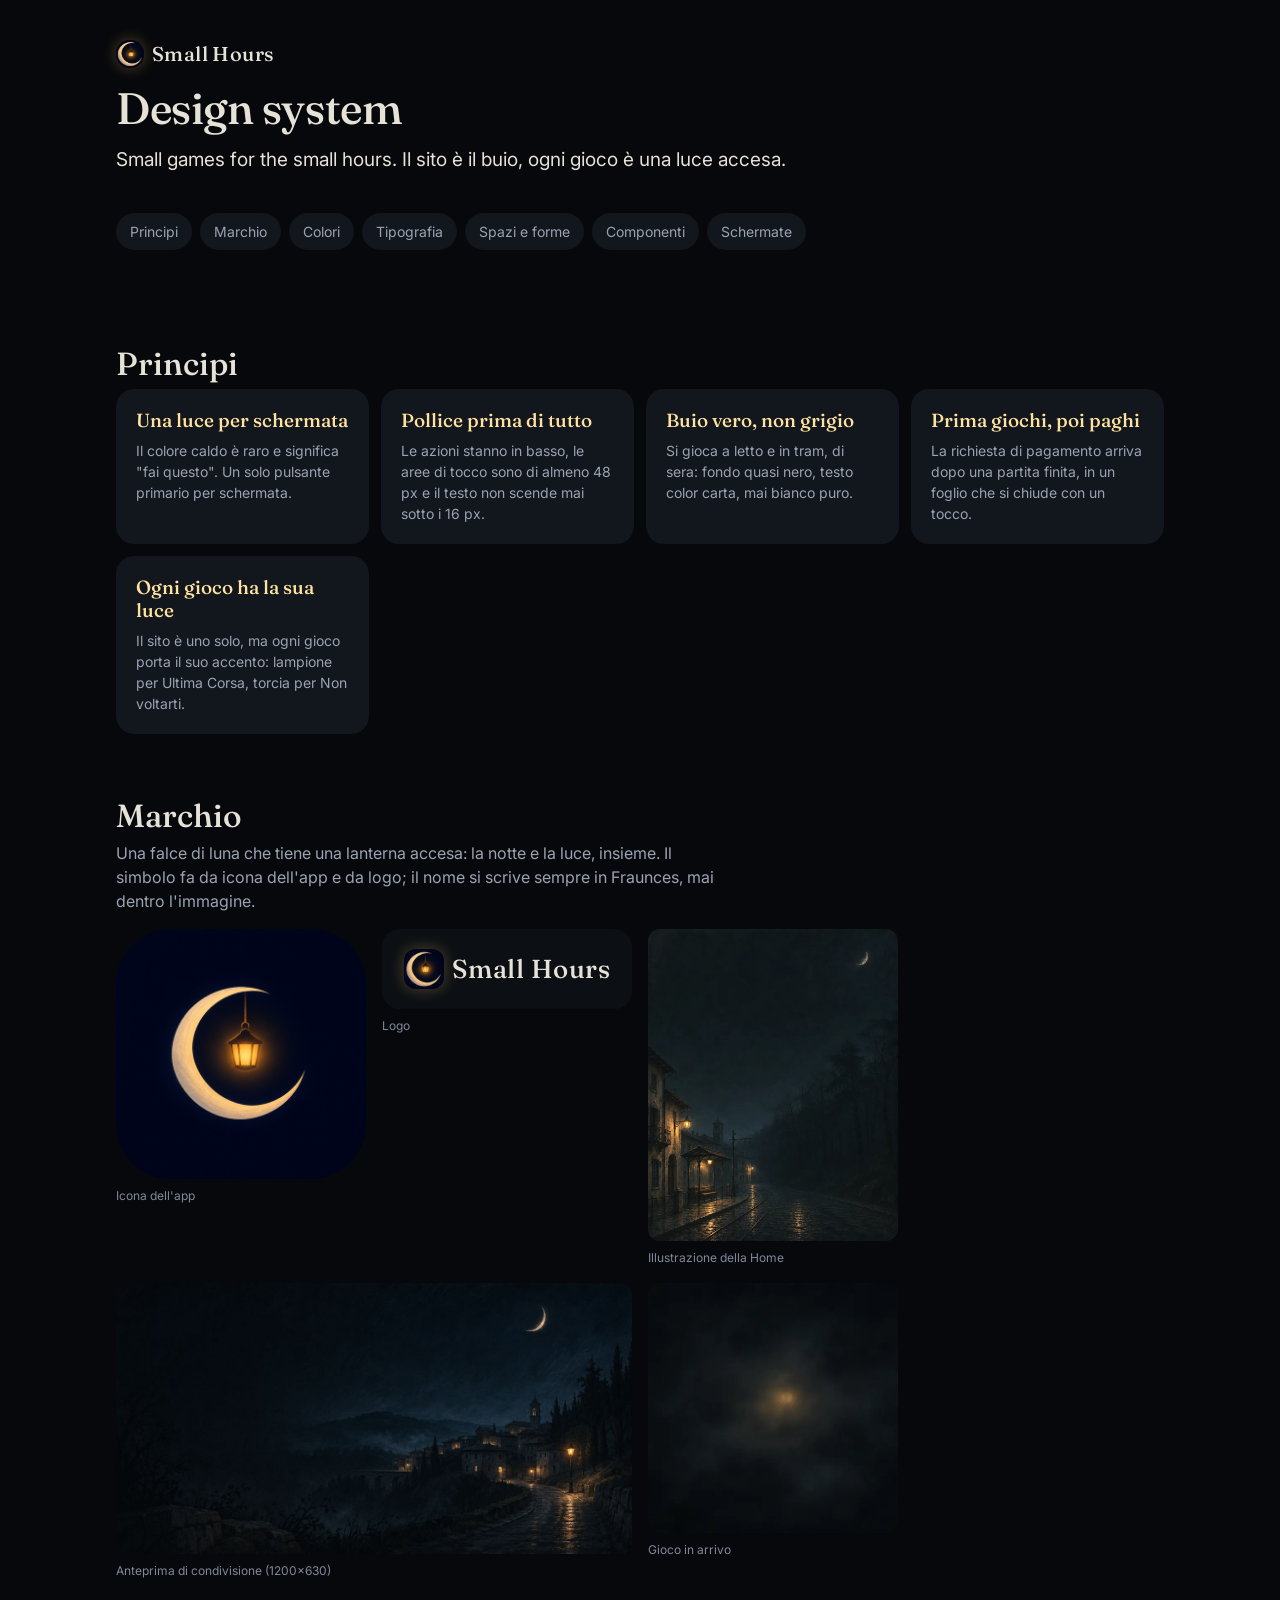
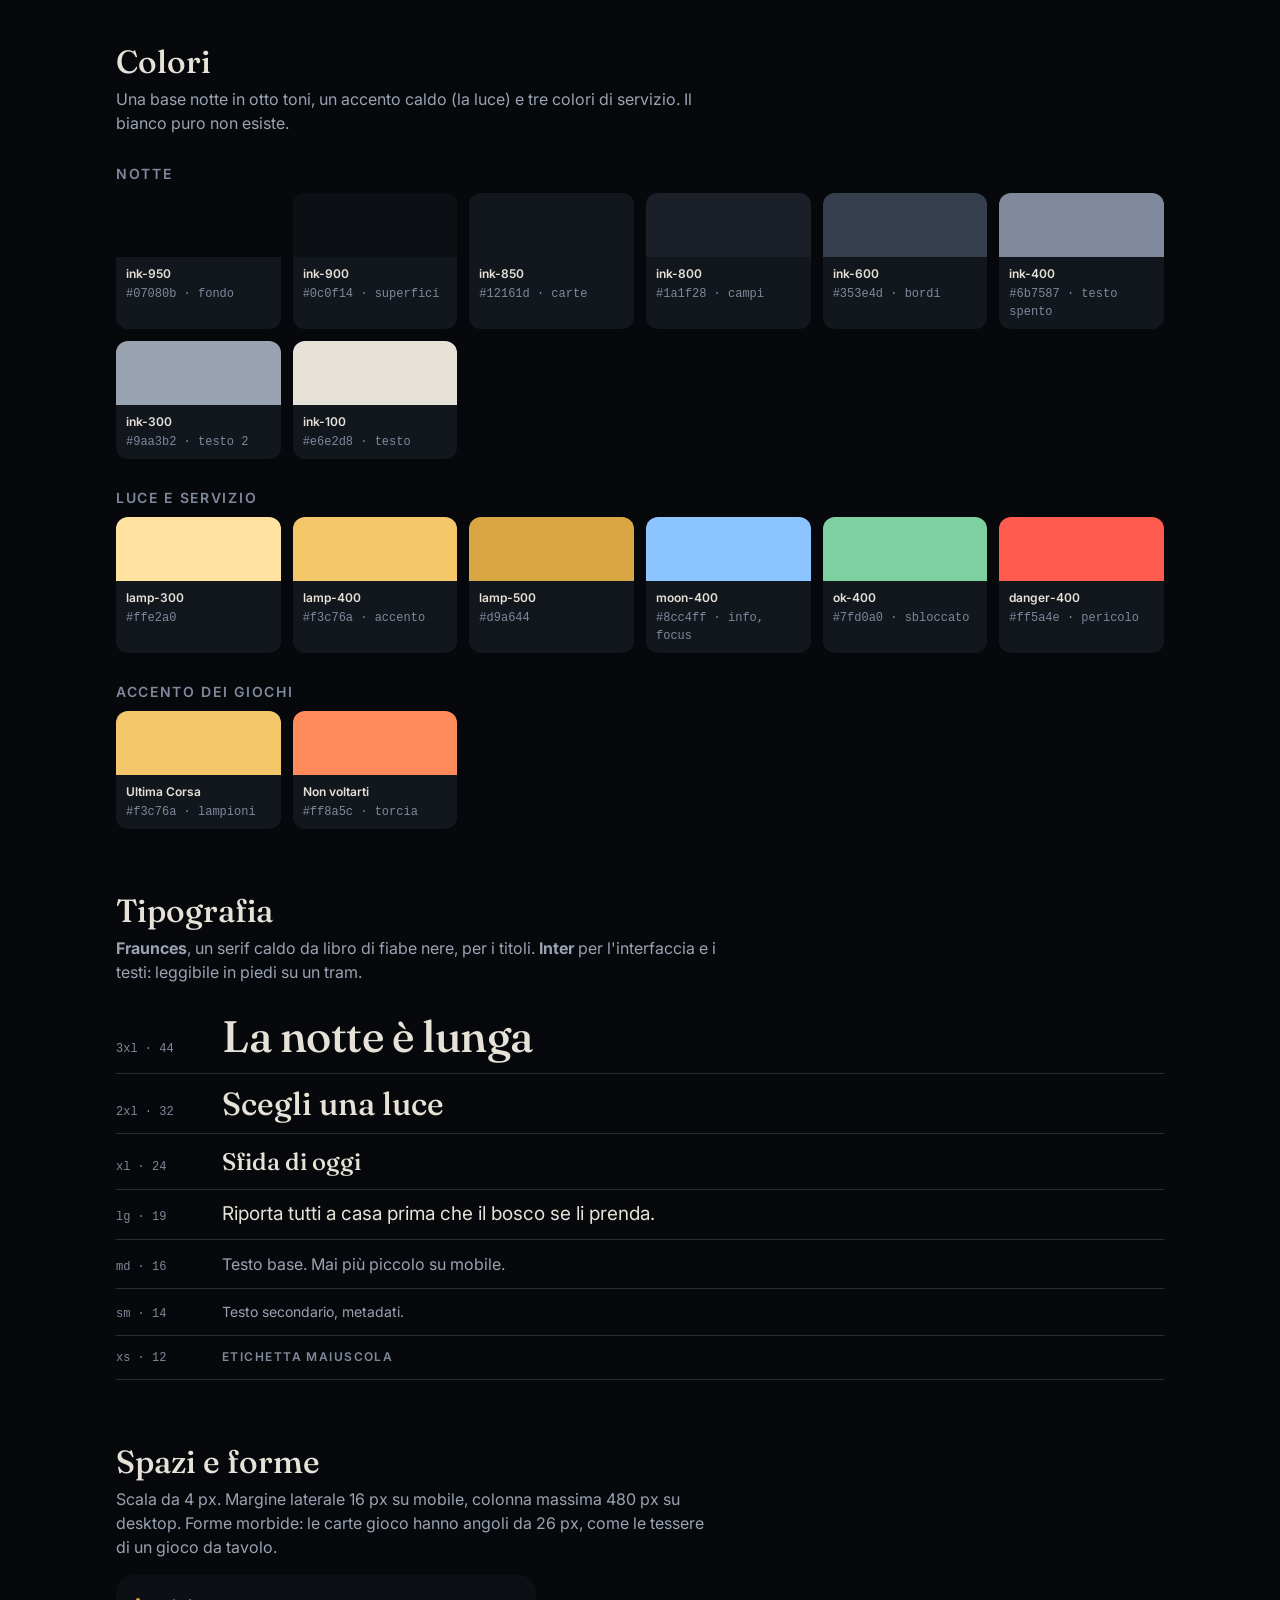
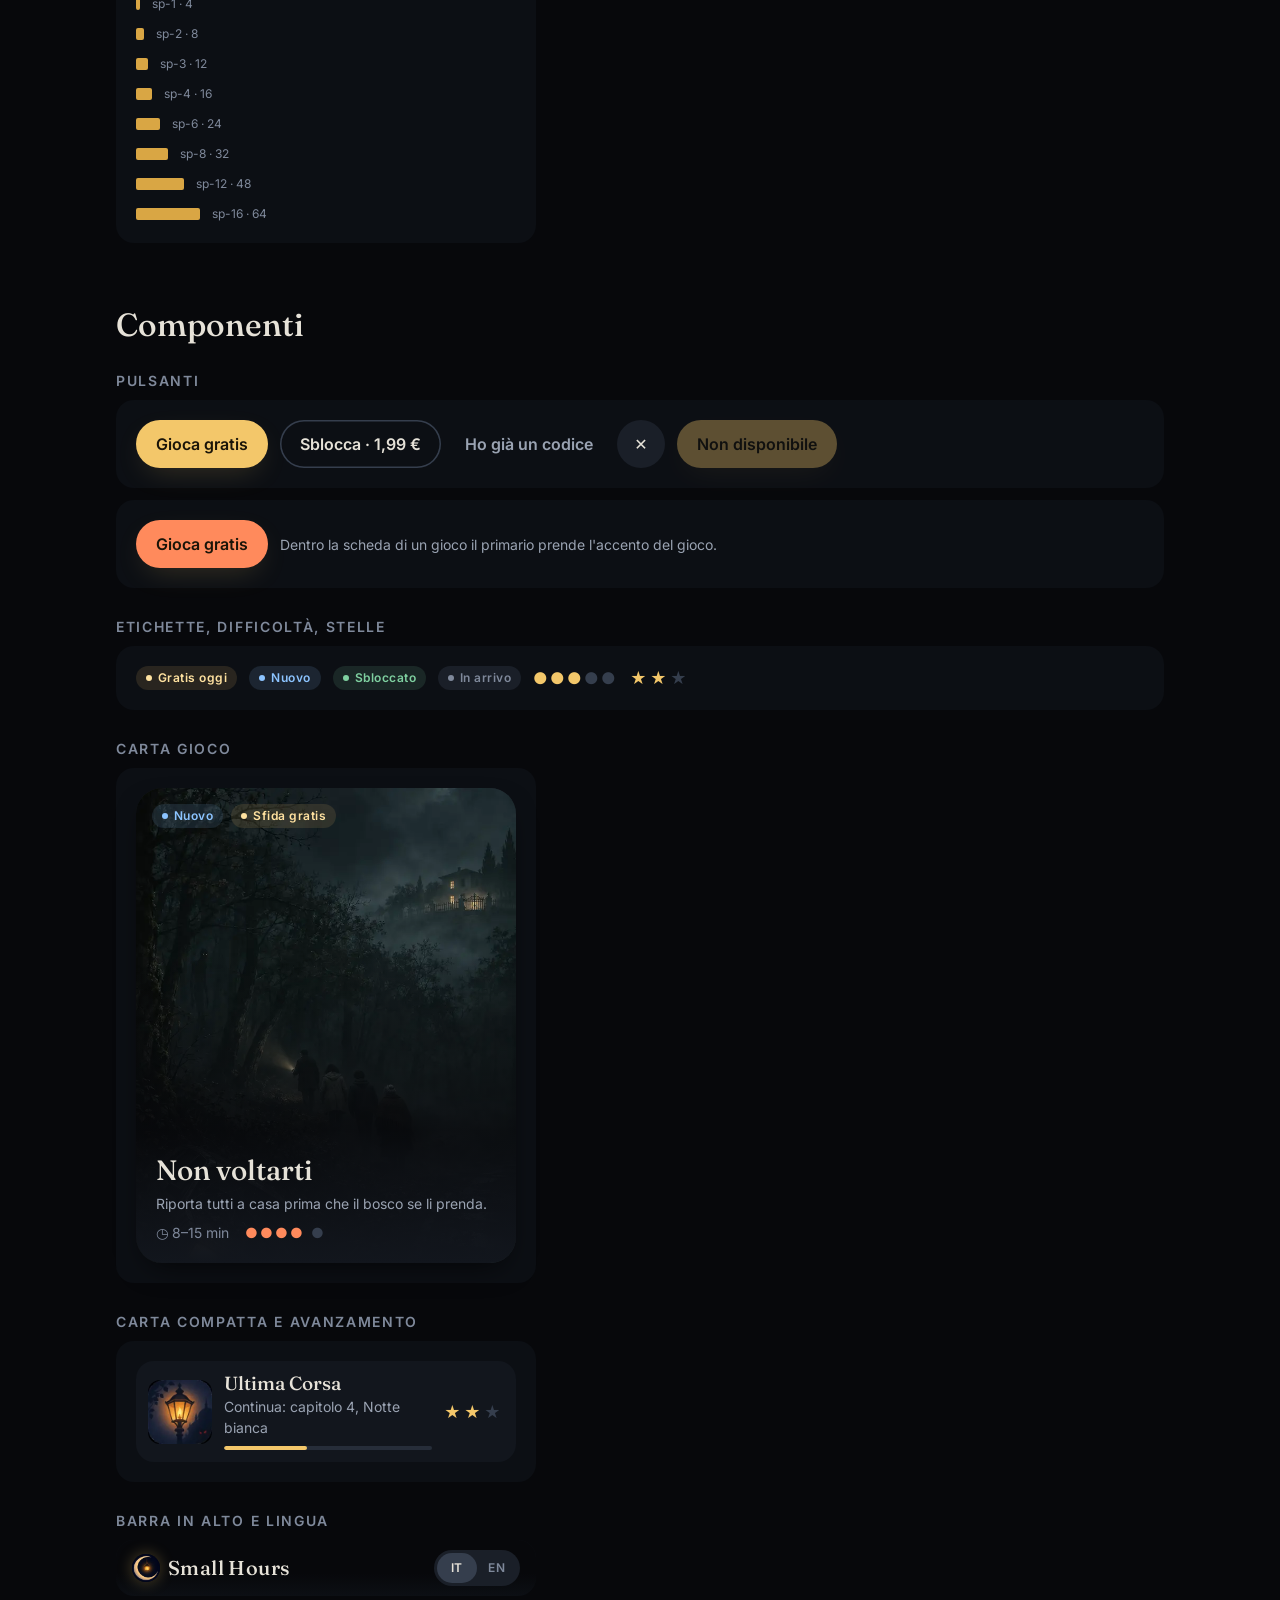
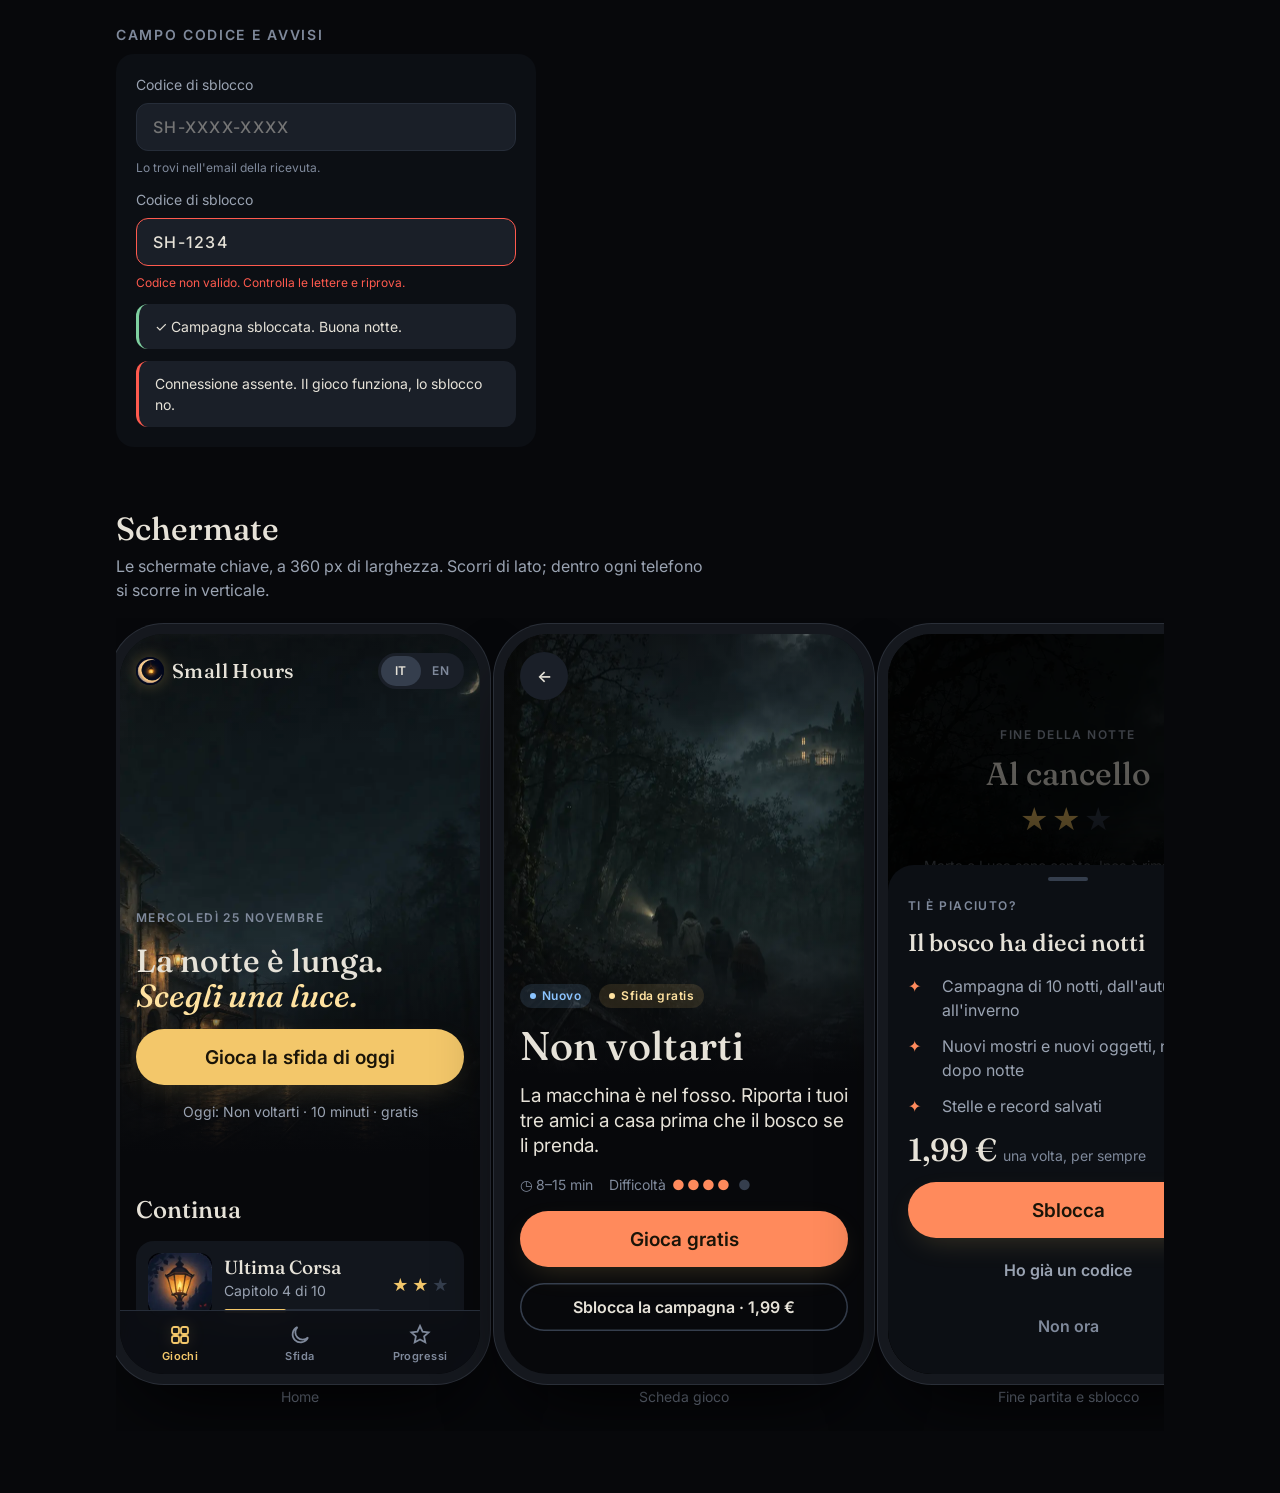
<file: design-system/index.html>
<!DOCTYPE html>
<html lang="it">
<head>
<meta charset="utf-8">
<meta name="viewport" content="width=device-width,initial-scale=1,viewport-fit=cover">
<meta name="theme-color" content="#07080b">
<title>Small Hours · Design system</title>
<link rel="preconnect" href="https://fonts.googleapis.com">
<link rel="preconnect" href="https://fonts.gstatic.com" crossorigin>
<link href="https://fonts.googleapis.com/css2?family=Fraunces:ital,opsz,wght@0,9..144,400;0,9..144,500;1,9..144,400&family=Inter:wght@400;600&display=swap" rel="stylesheet">
<link rel="icon" type="image/png" href="../assets/brand/favicon-32.png">
<link rel="apple-touch-icon" href="../assets/brand/apple-touch-icon.png">
<meta property="og:title" content="Small Hours">
<meta property="og:description" content="Small games for the small hours.">
<meta property="og:image" content="../assets/brand/og-1200x630.jpg">
<link rel="stylesheet" href="tokens.css">
<link rel="stylesheet" href="components.css">
<style>
  /* Solo per questa pagina vetrina */
  .doc { max-width: 1080px; margin: 0 auto; padding: 0 var(--gutter) var(--sp-16); }
  .doc > h2 { font: 500 var(--fs-2xl)/1.1 var(--font-display); margin: var(--sp-16) 0 var(--sp-2); }
  .doc > h3 { font: 600 var(--fs-sm)/1 var(--font-ui); letter-spacing: var(--tracking-caps); text-transform: uppercase; color: var(--text-3); margin: var(--sp-8) 0 var(--sp-3); }
  .doc p.note { color: var(--text-2); max-width: 60ch; margin: 0 0 var(--sp-4); }
  .toc { display: flex; flex-wrap: wrap; gap: var(--sp-2); margin-top: var(--sp-6); }
  .toc a { font-size: var(--fs-sm); color: var(--text-2); text-decoration: none; padding: 8px 14px; border-radius: var(--r-pill); background: var(--card); }
  .grid { display: grid; gap: var(--sp-3); grid-template-columns: repeat(auto-fill, minmax(150px, 1fr)); }
  .swatch { border-radius: var(--r-md); overflow: hidden; background: var(--card); font-size: var(--fs-xs); }
  .swatch i { display: block; height: 64px; }
  .swatch div { padding: 8px 10px; display: grid; gap: 2px; }
  .swatch b { font-weight: 600; color: var(--text); }
  .swatch code { color: var(--text-3); }
  .typerow { display: grid; grid-template-columns: 90px 1fr; gap: var(--sp-4); align-items: baseline; padding: var(--sp-3) 0; border-bottom: 1px solid var(--ink-700); }
  .typerow code { color: var(--text-3); font-size: var(--fs-xs); }
  .spacebar { display: flex; align-items: center; gap: var(--sp-3); font-size: var(--fs-xs); color: var(--text-3); }
  .spacebar i { display: block; height: 12px; background: var(--lamp-500); border-radius: 2px; }
  .demo { background: var(--surface); border-radius: var(--r-lg); padding: var(--sp-5); display: flex; flex-wrap: wrap; gap: var(--sp-3); align-items: center; }
  .demo--col { display: grid; max-width: 420px; }
  .principles { display: grid; gap: var(--sp-3); grid-template-columns: repeat(auto-fill, minmax(240px, 1fr)); }
  .principle { background: var(--card); border-radius: var(--r-lg); padding: var(--sp-5); }
  .principle h4 { font: 500 var(--fs-lg)/1.2 var(--font-display); margin: 0 0 var(--sp-2); color: var(--lamp-300); }
  .principle p { margin: 0; color: var(--text-2); font-size: var(--fs-sm); }

  .brandgrid { display: grid; gap: var(--sp-4); grid-template-columns: repeat(auto-fill, minmax(200px, 1fr)); }
  .brandgrid figure { margin: 0; display: grid; gap: var(--sp-2); align-content: start; }
  .brandgrid figure.wide { grid-column: span 2; }
  .brandgrid img { width: 100%; border-radius: var(--r-md); }
  .brandgrid figcaption { font-size: var(--fs-xs); color: var(--text-3); }
  @media (max-width: 480px) { .brandgrid figure.wide { grid-column: auto; } }
  /* Telefoni */
  .phones { display: flex; gap: var(--sp-6); overflow-x: auto; padding: var(--sp-4) var(--sp-1) var(--sp-6); scroll-snap-type: x mandatory; }
  .phone-wrap { flex: 0 0 auto; scroll-snap-align: center; display: grid; gap: var(--sp-3); justify-items: center; }
  .phone-wrap > span { font-size: var(--fs-sm); color: var(--text-3); }
  .phone {
    position: relative; width: 360px; height: 740px; border-radius: 44px; overflow: hidden;
    background: var(--bg); box-shadow: 0 0 0 10px #15181e, 0 0 0 11px #2a2f38, 0 40px 80px -20px #000;
  }
  .phone__scroll { position: absolute; inset: 0; overflow-y: auto; scrollbar-width: none; }
  .phone__scroll::-webkit-scrollbar { display: none; }
  .phone .page { padding-bottom: calc(var(--nav-h) + var(--sp-6)); }
  .phone .tabbar, .phone .sheet, .phone .sheet-backdrop { position: absolute; }
  .phone .topbar { padding-top: 10px; height: 64px; }
  .phone .sheet { animation: none; }
</style>
</head>
<body>
<div class="doc">

  <header class="hero">
    <span class="logo"><img class="logo__mark" src="../assets/brand/mark-96.webp" alt="">Small Hours</span>
    <h1 class="t-display">Design system</h1>
    <p class="t-lead">Small games for the small hours. Il sito è il buio, ogni gioco è una luce accesa.</p>
    <nav class="toc">
      <a href="#principi">Principi</a><a href="#marchio">Marchio</a><a href="#colori">Colori</a><a href="#tipografia">Tipografia</a><a href="#spazi">Spazi e forme</a><a href="#componenti">Componenti</a><a href="#schermate">Schermate</a>
    </nav>
  </header>

  <!-- PRINCIPI -->
  <h2 id="principi">Principi</h2>
  <div class="principles">
    <div class="principle"><h4>Una luce per schermata</h4><p>Il colore caldo è raro e significa "fai questo". Un solo pulsante primario per schermata.</p></div>
    <div class="principle"><h4>Pollice prima di tutto</h4><p>Le azioni stanno in basso, le aree di tocco sono di almeno 48 px e il testo non scende mai sotto i 16 px.</p></div>
    <div class="principle"><h4>Buio vero, non grigio</h4><p>Si gioca a letto e in tram, di sera: fondo quasi nero, testo color carta, mai bianco puro.</p></div>
    <div class="principle"><h4>Prima giochi, poi paghi</h4><p>La richiesta di pagamento arriva dopo una partita finita, in un foglio che si chiude con un tocco.</p></div>
    <div class="principle"><h4>Ogni gioco ha la sua luce</h4><p>Il sito è uno solo, ma ogni gioco porta il suo accento: lampione per Ultima Corsa, torcia per Non voltarti.</p></div>
  </div>

  <!-- MARCHIO -->
  <h2 id="marchio">Marchio</h2>
  <p class="note">Una falce di luna che tiene una lanterna accesa: la notte e la luce, insieme. Il simbolo fa da icona dell'app e da logo; il nome si scrive sempre in Fraunces, mai dentro l'immagine.</p>
  <div class="brandgrid">
    <figure><img src="../assets/brand/icon-512.png" alt="Simbolo Small Hours" style="border-radius:22%"><figcaption>Icona dell'app</figcaption></figure>
    <figure><div class="demo" style="justify-content:center;min-height:100%"><span class="logo" style="font-size:26px"><img class="logo__mark" src="../assets/brand/mark-96.webp" alt="" style="width:40px;height:40px">Small Hours</span></div><figcaption>Logo</figcaption></figure>
    <figure><img src="../assets/brand/hero.webp" alt=""><figcaption>Illustrazione della Home</figcaption></figure>
    <figure class="wide"><img src="../assets/brand/og-1200x630.jpg" alt=""><figcaption>Anteprima di condivisione (1200×630)</figcaption></figure>
    <figure><img src="../assets/brand/soon.webp" alt=""><figcaption>Gioco in arrivo</figcaption></figure>
  </div>

  <!-- COLORI -->
  <h2 id="colori">Colori</h2>
  <p class="note">Una base notte in otto toni, un accento caldo (la luce) e tre colori di servizio. Il bianco puro non esiste.</p>
  <h3>Notte</h3>
  <div class="grid">
    <div class="swatch"><i style="background:var(--ink-950)"></i><div><b>ink-950</b><code>#07080b · fondo</code></div></div>
    <div class="swatch"><i style="background:var(--ink-900)"></i><div><b>ink-900</b><code>#0c0f14 · superfici</code></div></div>
    <div class="swatch"><i style="background:var(--ink-850)"></i><div><b>ink-850</b><code>#12161d · carte</code></div></div>
    <div class="swatch"><i style="background:var(--ink-800)"></i><div><b>ink-800</b><code>#1a1f28 · campi</code></div></div>
    <div class="swatch"><i style="background:var(--ink-600)"></i><div><b>ink-600</b><code>#353e4d · bordi</code></div></div>
    <div class="swatch"><i style="background:var(--ink-400)"></i><div><b>ink-400</b><code>#6b7587 · testo spento</code></div></div>
    <div class="swatch"><i style="background:var(--ink-300)"></i><div><b>ink-300</b><code>#9aa3b2 · testo 2</code></div></div>
    <div class="swatch"><i style="background:var(--ink-100)"></i><div><b>ink-100</b><code>#e6e2d8 · testo</code></div></div>
  </div>
  <h3>Luce e servizio</h3>
  <div class="grid">
    <div class="swatch"><i style="background:var(--lamp-300)"></i><div><b>lamp-300</b><code>#ffe2a0</code></div></div>
    <div class="swatch"><i style="background:var(--lamp-400)"></i><div><b>lamp-400</b><code>#f3c76a · accento</code></div></div>
    <div class="swatch"><i style="background:var(--lamp-500)"></i><div><b>lamp-500</b><code>#d9a644</code></div></div>
    <div class="swatch"><i style="background:var(--moon-400)"></i><div><b>moon-400</b><code>#8cc4ff · info, focus</code></div></div>
    <div class="swatch"><i style="background:var(--ok-400)"></i><div><b>ok-400</b><code>#7fd0a0 · sbloccato</code></div></div>
    <div class="swatch"><i style="background:var(--danger-400)"></i><div><b>danger-400</b><code>#ff5a4e · pericolo</code></div></div>
  </div>
  <h3>Accento dei giochi</h3>
  <div class="grid">
    <div class="swatch" data-game="ultima-corsa"><i style="background:var(--game-accent)"></i><div><b>Ultima Corsa</b><code>#f3c76a · lampioni</code></div></div>
    <div class="swatch" data-game="non-voltarti"><i style="background:var(--game-accent)"></i><div><b>Non voltarti</b><code>#ff8a5c · torcia</code></div></div>
  </div>

  <!-- TIPOGRAFIA -->
  <h2 id="tipografia">Tipografia</h2>
  <p class="note"><b>Fraunces</b>, un serif caldo da libro di fiabe nere, per i titoli. <b>Inter</b> per l'interfaccia e i testi: leggibile in piedi su un tram.</p>
  <div class="typerow"><code>3xl · 44</code><span class="t-display">La notte è lunga</span></div>
  <div class="typerow"><code>2xl · 32</code><span class="t-title">Scegli una luce</span></div>
  <div class="typerow"><code>xl · 24</code><span class="t-h2">Sfida di oggi</span></div>
  <div class="typerow"><code>lg · 19</code><span class="t-lead">Riporta tutti a casa prima che il bosco se li prenda.</span></div>
  <div class="typerow"><code>md · 16</code><span class="t-body">Testo base. Mai più piccolo su mobile.</span></div>
  <div class="typerow"><code>sm · 14</code><span class="t-small">Testo secondario, metadati.</span></div>
  <div class="typerow"><code>xs · 12</code><span class="t-caps">Etichetta maiuscola</span></div>

  <!-- SPAZI -->
  <h2 id="spazi">Spazi e forme</h2>
  <p class="note">Scala da 4 px. Margine laterale 16 px su mobile, colonna massima 480 px su desktop. Forme morbide: le carte gioco hanno angoli da 26 px, come le tessere di un gioco da tavolo.</p>
  <div class="demo demo--col">
    <div class="spacebar"><i style="width:4px"></i>sp-1 · 4</div>
    <div class="spacebar"><i style="width:8px"></i>sp-2 · 8</div>
    <div class="spacebar"><i style="width:12px"></i>sp-3 · 12</div>
    <div class="spacebar"><i style="width:16px"></i>sp-4 · 16</div>
    <div class="spacebar"><i style="width:24px"></i>sp-6 · 24</div>
    <div class="spacebar"><i style="width:32px"></i>sp-8 · 32</div>
    <div class="spacebar"><i style="width:48px"></i>sp-12 · 48</div>
    <div class="spacebar"><i style="width:64px"></i>sp-16 · 64</div>
  </div>

  <!-- COMPONENTI -->
  <h2 id="componenti">Componenti</h2>

  <h3>Pulsanti</h3>
  <div class="demo">
    <button class="btn btn--primary">Gioca gratis</button>
    <button class="btn btn--secondary">Sblocca · 1,99 €</button>
    <button class="btn btn--ghost">Ho già un codice</button>
    <button class="btn btn--icon" aria-label="Chiudi">✕</button>
    <button class="btn btn--primary" disabled>Non disponibile</button>
  </div>
  <div class="demo" data-game="non-voltarti" style="margin-top:var(--sp-3)">
    <button class="btn btn--primary">Gioca gratis</button>
    <span class="t-small">Dentro la scheda di un gioco il primario prende l'accento del gioco.</span>
  </div>

  <h3>Etichette, difficoltà, stelle</h3>
  <div class="demo">
    <span class="badge badge--free">Gratis oggi</span>
    <span class="badge badge--new">Nuovo</span>
    <span class="badge badge--unlocked">Sbloccato</span>
    <span class="badge badge--soon">In arrivo</span>
    <span class="moons" aria-label="Difficoltà 3 su 5">●●●<span class="off">●●</span></span>
    <span class="stars" aria-label="2 stelle su 3">★★<span class="off">★</span></span>
  </div>

  <h3>Carta gioco</h3>
  <div class="demo demo--col">
    <a class="game-card" data-game="non-voltarti" href="#">
      <img class="game-card__art" src="../assets/games/non-voltarti/cover.webp" alt="">
      <div class="game-card__shade"></div>
      <div class="game-card__top"><span class="badge badge--new">Nuovo</span><span class="badge badge--free">Sfida gratis</span></div>
      <div class="game-card__body">
        <h3 class="game-card__title">Non voltarti</h3>
        <p class="game-card__hook">Riporta tutti a casa prima che il bosco se li prenda.</p>
        <div class="meta"><span>◷ 8–15 min</span><span class="moons">●●●●<span class="off">●</span></span></div>
      </div>
    </a>
  </div>

  <h3>Carta compatta e avanzamento</h3>
  <div class="demo demo--col">
    <a class="row-card" data-game="ultima-corsa" href="#">
      <img src="../assets/games/ultima-corsa/icon.webp" alt="">
      <div><p class="row-card__title">Ultima Corsa</p><div class="t-small">Continua: capitolo 4, Notte bianca</div><div class="progress" style="margin-top:8px"><i style="width:40%"></i></div></div>
      <span class="stars">★★<span class="off">★</span></span>
    </a>
  </div>

  <h3>Barra in alto e lingua</h3>
  <div class="demo demo--col" style="padding:0;overflow:hidden">
    <div class="topbar" style="position:relative">
      <span class="logo"><img class="logo__mark" src="../assets/brand/mark-96.webp" alt="">Small Hours</span>
      <div class="lang" role="group" aria-label="Lingua"><button aria-pressed="true">IT</button><button aria-pressed="false">EN</button></div>
    </div>
  </div>

  <h3>Campo codice e avvisi</h3>
  <div class="demo demo--col">
    <div class="field"><label for="c1">Codice di sblocco</label><input id="c1" class="input" placeholder="SH-XXXX-XXXX"><span class="field__hint">Lo trovi nell'email della ricevuta.</span></div>
    <div class="field"><label for="c2">Codice di sblocco</label><input id="c2" class="input input--error" value="SH-1234"><span class="field__error">Codice non valido. Controlla le lettere e riprova.</span></div>
    <div class="toast">✓ Campagna sbloccata. Buona notte.</div>
    <div class="toast toast--danger">Connessione assente. Il gioco funziona, lo sblocco no.</div>
  </div>

  <!-- SCHERMATE -->
  <h2 id="schermate">Schermate</h2>
  <p class="note">Le schermate chiave, a 360 px di larghezza. Scorri di lato; dentro ogni telefono si scorre in verticale.</p>

  <div class="phones">

    <!-- HOME -->
    <div class="phone-wrap"><div class="phone"><div class="phone__scroll">
      <div class="topbar" style="position:absolute;left:0;right:0;background:none">
        <span class="logo"><img class="logo__mark" src="../assets/brand/mark-96.webp" alt="">Small Hours</span>
        <div class="lang"><button aria-pressed="true">IT</button><button aria-pressed="false">EN</button></div>
      </div>
      <main class="page">
        <section class="hero hero--art">
          <span class="t-caps">Mercoledì 25 novembre</span>
          <h1 class="t-title">La notte è lunga.<br><span class="t-italic" style="color:var(--lamp-300)">Scegli una luce.</span></h1>
          <a class="btn btn--primary btn--lg btn--block" href="#">Gioca la sfida di oggi</a>
          <span class="t-small" style="text-align:center">Oggi: Non voltarti · 10 minuti · gratis</span>
        </section>
        <section class="section">
          <div class="section__head"><h2 class="t-h2">Continua</h2></div>
          <a class="row-card" data-game="ultima-corsa" href="#">
            <img src="../assets/games/ultima-corsa/icon.webp" alt="">
            <div><p class="row-card__title">Ultima Corsa</p><div class="t-small">Capitolo 4 di 10</div><div class="progress" style="margin-top:8px"><i style="width:40%"></i></div></div>
            <span class="stars">★★<span class="off">★</span></span>
          </a>
        </section>
        <section class="section">
          <div class="section__head"><h2 class="t-h2">I giochi</h2><span class="t-small">2</span></div>
          <a class="game-card" data-game="non-voltarti" href="#">
            <img class="game-card__art" src="../assets/games/non-voltarti/cover.webp" alt="">
            <div class="game-card__shade"></div>
            <div class="game-card__top"><span class="badge badge--new">Nuovo</span></div>
            <div class="game-card__body">
              <h3 class="game-card__title">Non voltarti</h3>
              <p class="game-card__hook">Riporta tutti a casa prima che il bosco se li prenda.</p>
              <div class="meta"><span>◷ 8–15 min</span><span class="moons">●●●●<span class="off">●</span></span></div>
            </div>
          </a>
          <a class="game-card" data-game="ultima-corsa" href="#">
            <img class="game-card__art" src="../assets/games/ultima-corsa/cover.webp" alt="">
            <div class="game-card__shade"></div>
            <div class="game-card__top"><span class="badge badge--unlocked">Sbloccato</span></div>
            <div class="game-card__body">
              <h3 class="game-card__title">Ultima Corsa</h3>
              <p class="game-card__hook">Accendi i lampioni, porta la gente al tram prima dei vampiri.</p>
              <div class="meta"><span>◷ 5–10 min</span><span class="moons">●●●<span class="off">●●</span></span></div>
            </div>
          </a>
          <div class="game-card game-card--soon" style="aspect-ratio:4/2;display:grid;place-items:center;text-align:center">
            <div><span class="badge badge--soon">In arrivo</span><p class="t-h2" style="margin-top:10px">Contrabbando</p></div>
          </div>
        </section>
      </main>
      <nav class="tabbar">
        <a href="#" aria-current="page"><svg viewBox="0 0 24 24" fill="none" stroke="currentColor" stroke-width="1.8"><rect x="4" y="4" width="7" height="7" rx="2"/><rect x="13" y="4" width="7" height="7" rx="2"/><rect x="4" y="13" width="7" height="7" rx="2"/><rect x="13" y="13" width="7" height="7" rx="2"/></svg>Giochi</a>
        <a href="#"><svg viewBox="0 0 24 24" fill="none" stroke="currentColor" stroke-width="1.8"><path d="M20 14.5A8 8 0 1 1 9.5 4a6.5 6.5 0 0 0 10.5 10.5z"/></svg>Sfida</a>
        <a href="#"><svg viewBox="0 0 24 24" fill="none" stroke="currentColor" stroke-width="1.8"><path d="M12 3l2.6 5.6 6 .7-4.5 4.1 1.2 6L12 16.5 6.7 19.4l1.2-6L3.4 9.3l6-.7z"/></svg>Progressi</a>
      </nav>
    </div></div><span>Home</span></div>

    <!-- SCHEDA GIOCO -->
    <div class="phone-wrap"><div class="phone" data-game="non-voltarti"><div class="phone__scroll">
      <div style="position:relative">
        <img src="../assets/games/non-voltarti/key.webp" alt="" style="width:100%;height:440px;object-fit:cover;object-position:center 35%">
        <div style="position:absolute;inset:0;background:linear-gradient(180deg,rgba(7,8,11,.5),rgba(7,8,11,0) 25%,rgba(7,8,11,0) 55%,var(--bg))"></div>
        <button class="btn btn--icon" style="position:absolute;top:18px;left:16px" aria-label="Indietro">←</button>
      </div>
      <main class="page" style="margin-top:-90px;position:relative">
        <div class="stack">
          <div style="display:flex;gap:8px"><span class="badge badge--new">Nuovo</span><span class="badge badge--free">Sfida gratis</span></div>
          <h1 class="t-title" style="font-size:40px">Non voltarti</h1>
          <p class="t-lead">La macchina è nel fosso. Riporta i tuoi tre amici a casa prima che il bosco se li prenda.</p>
          <div class="meta"><span>◷ 8–15 min</span><span>Difficoltà <span class="moons">●●●●<span class="off">●</span></span></span></div>
          <a class="btn btn--primary btn--lg btn--block" href="#">Gioca gratis</a>
          <a class="btn btn--secondary btn--block" href="#">Sblocca la campagna · 1,99 €</a>
        </div>
        <section class="section">
          <h2 class="t-h2">Come si gioca</h2>
          <ul class="checklist" style="margin:0">
            <li>Muoviti di una casella in silenzio, di due correndo.</li>
            <li>Punta la torcia: chi illumini si fa coraggio, i mostri si fermano.</li>
            <li>Arriva al cancello con più amici possibile.</li>
          </ul>
        </section>
        <section class="section">
          <h2 class="t-h2">Le tue notti</h2>
          <div class="row-card" style="grid-template-columns:1fr auto"><div><p class="row-card__title">Miglior risultato</p><div class="t-small">2 amici salvi su 3</div></div><span class="stars">★★<span class="off">★</span></span></div>
        </section>
      </main>
    </div></div><span>Scheda gioco</span></div>

    <!-- SBLOCCA -->
    <div class="phone-wrap"><div class="phone" data-game="non-voltarti"><div class="phone__scroll">
      <img src="../assets/games/non-voltarti/key.webp" alt="" style="width:100%;height:100%;object-fit:cover;filter:brightness(.45)">
      <div style="position:absolute;top:80px;left:0;right:0;text-align:center;padding:0 24px">
        <p class="t-caps" style="color:var(--text-2)">Fine della notte</p>
        <p class="t-title">Al cancello</p>
        <p class="stars" style="font-size:28px;margin:8px 0">★★<span class="off">★</span></p>
        <p class="t-small">Marta e Luca sono con te. Ines è rimasta nel bosco.</p>
      </div>
    </div>
      <div class="sheet-backdrop"></div>
      <div class="sheet" role="dialog" aria-label="Sblocca la campagna">
        <div class="sheet__grip"></div>
        <p class="t-caps">Ti è piaciuto?</p>
        <h2 class="t-h2" style="margin-top:6px">Il bosco ha dieci notti</h2>
        <ul class="checklist">
          <li>Campagna di 10 notti, dall'autunno all'inverno</li>
          <li>Nuovi mostri e nuovi oggetti, notte dopo notte</li>
          <li>Stelle e record salvati</li>
        </ul>
        <div style="display:flex;align-items:baseline;justify-content:space-between;margin-bottom:var(--sp-4)"><span class="price">1,99 €<small>una volta, per sempre</small></span></div>
        <div class="stack" style="gap:var(--sp-2)">
          <a class="btn btn--primary btn--lg btn--block" href="#">Sblocca</a>
          <a class="btn btn--ghost btn--block" href="#">Ho già un codice</a>
          <a class="btn btn--ghost btn--block" href="#" style="color:var(--text-3)">Non ora</a>
        </div>
      </div>
    </div><span>Fine partita e sblocco</span></div>

    <!-- SFIDA -->
    <div class="phone-wrap"><div class="phone"><div class="phone__scroll">
      <div class="topbar">
        <span class="logo"><img class="logo__mark" src="../assets/brand/mark-96.webp" alt="">Small Hours</span>
        <div class="lang"><button aria-pressed="true">IT</button><button aria-pressed="false">EN</button></div>
      </div>
      <main class="page">
        <div class="stack" style="margin-top:var(--sp-4)">
          <span class="t-caps">Sfida n° 128 · mercoledì 25 novembre</span>
          <h1 class="t-title">Le sfide di stanotte</h1>
          <p class="t-small">Uguali per tutti. Nuove sfide tra <b style="color:var(--text)">4 h 12 min</b>.</p>
        </div>
        <section class="section">
          <a class="row-card" data-game="non-voltarti" href="#">
            <img src="../assets/games/non-voltarti/icon.webp" alt="">
            <div><p class="row-card__title">Non voltarti</p><div class="t-small">10 minuti</div></div>
            <span class="btn btn--primary">Gioca</span>
          </a>
          <a class="row-card" data-game="ultima-corsa" href="#">
            <img src="../assets/games/ultima-corsa/icon.webp" alt="">
            <div><p class="row-card__title">Ultima Corsa</p><div class="t-small">412 punti</div></div>
            <span class="stars">★★<span class="off">★</span></span>
          </a>
        </section>
        <section class="section">
          <div class="section__head"><h2 class="t-h2">3 notti di fila</h2></div>
          <div class="streak"><i class="on">L</i><i class="on">M</i><i class="today">M</i><i>G</i><i>V</i><i>S</i><i>D</i></div>
          <p class="t-small">Gioca almeno una sfida a notte per non spezzare la serie.</p>
        </section>
        <section class="section">
          <h2 class="t-h2">Il tuo risultato</h2>
<div class="share">Small Hours · Ultima Corsa #128
★★☆  412 punti · 2 persi
smallhours.games/d/128</div>
          <button class="btn btn--secondary btn--block">Copia e condividi</button>
        </section>
      </main>
      <nav class="tabbar">
        <a href="#"><svg viewBox="0 0 24 24" fill="none" stroke="currentColor" stroke-width="1.8"><rect x="4" y="4" width="7" height="7" rx="2"/><rect x="13" y="4" width="7" height="7" rx="2"/><rect x="4" y="13" width="7" height="7" rx="2"/><rect x="13" y="13" width="7" height="7" rx="2"/></svg>Giochi</a>
        <a href="#" aria-current="page"><svg viewBox="0 0 24 24" fill="none" stroke="currentColor" stroke-width="1.8"><path d="M20 14.5A8 8 0 1 1 9.5 4a6.5 6.5 0 0 0 10.5 10.5z"/></svg>Sfida</a>
        <a href="#"><svg viewBox="0 0 24 24" fill="none" stroke="currentColor" stroke-width="1.8"><path d="M12 3l2.6 5.6 6 .7-4.5 4.1 1.2 6L12 16.5 6.7 19.4l1.2-6L3.4 9.3l6-.7z"/></svg>Progressi</a>
      </nav>
    </div></div><span>Sfida del giorno</span></div>

    <!-- PROGRESSI -->
    <div class="phone-wrap"><div class="phone"><div class="phone__scroll">
      <div class="topbar">
        <span class="logo"><img class="logo__mark" src="../assets/brand/mark-96.webp" alt="">Small Hours</span>
        <div class="lang"><button aria-pressed="true">IT</button><button aria-pressed="false">EN</button></div>
      </div>
      <main class="page">
        <div class="stack" style="margin-top:var(--sp-4)">
          <h1 class="t-title">Le tue notti</h1>
          <div style="display:flex;gap:var(--sp-8)">
            <div class="stat"><b>3</b><span>notti di fila</span></div>
            <div class="stat"><b>17</b><span>stelle</span></div>
            <div class="stat"><b>9</b><span>amici a casa</span></div>
          </div>
        </div>
        <section class="section">
          <h2 class="t-h2">I tuoi giochi</h2>
          <div class="row-card" data-game="ultima-corsa">
            <img src="../assets/games/ultima-corsa/icon.webp" alt="">
            <div><p class="row-card__title">Ultima Corsa</p><div class="t-small">Capitolo 4 di 10 · <span class="badge badge--unlocked" style="height:20px">Sbloccato</span></div><div class="progress" style="margin-top:8px"><i style="width:40%"></i></div></div>
            <span class="stars">11★</span>
          </div>
          <div class="row-card" data-game="non-voltarti">
            <img src="../assets/games/non-voltarti/icon.webp" alt="">
            <div><p class="row-card__title">Non voltarti</p><div class="t-small">Solo sfide · miglior notte 2/3</div></div>
            <span class="stars">6★</span>
          </div>
        </section>
        <section class="section">
          <h2 class="t-h2">Ripristina acquisti</h2>
          <div class="field"><label for="r1">Codice ricevuto per email</label><input id="r1" class="input" placeholder="SH-XXXX-XXXX"></div>
          <button class="btn btn--secondary btn--block">Ripristina</button>
          <p class="t-small">I tuoi progressi sono salvati su questo telefono. <a href="#" style="color:var(--text)">Esporta</a> · <a href="#" style="color:var(--text)">Importa</a></p>
        </section>
      </main>
      <nav class="tabbar">
        <a href="#"><svg viewBox="0 0 24 24" fill="none" stroke="currentColor" stroke-width="1.8"><rect x="4" y="4" width="7" height="7" rx="2"/><rect x="13" y="4" width="7" height="7" rx="2"/><rect x="4" y="13" width="7" height="7" rx="2"/><rect x="13" y="13" width="7" height="7" rx="2"/></svg>Giochi</a>
        <a href="#"><svg viewBox="0 0 24 24" fill="none" stroke="currentColor" stroke-width="1.8"><path d="M20 14.5A8 8 0 1 1 9.5 4a6.5 6.5 0 0 0 10.5 10.5z"/></svg>Sfida</a>
        <a href="#" aria-current="page"><svg viewBox="0 0 24 24" fill="none" stroke="currentColor" stroke-width="1.8"><path d="M12 3l2.6 5.6 6 .7-4.5 4.1 1.2 6L12 16.5 6.7 19.4l1.2-6L3.4 9.3l6-.7z"/></svg>Progressi</a>
      </nav>
    </div></div><span>Progressi</span></div>

    <!-- GIOCO -->
    <div class="phone-wrap"><div class="phone" data-game="non-voltarti"><div class="phone__scroll">
      <img src="../assets/games/non-voltarti/game.webp" alt="" style="width:100%;height:100%;object-fit:cover;object-position:top">
      <button class="btn btn--icon" style="position:absolute;top:14px;left:14px;background:rgba(12,15,20,.7)" aria-label="Esci">✕</button>
    </div>
      <div class="sheet-backdrop"></div>
      <div class="sheet" role="dialog" aria-label="Uscire dal gioco">
        <div class="sheet__grip"></div>
        <h2 class="t-h2">Uscire?</h2>
        <p class="t-body" style="margin:var(--sp-2) 0 var(--sp-5)">La partita è salvata, la ritrovi in Continua.</p>
        <div class="stack" style="gap:var(--sp-2)">
          <button class="btn btn--primary btn--lg btn--block">Resta</button>
          <button class="btn btn--secondary btn--block">Esci</button>
        </div>
      </div>
    </div><span>Gioco a tutto schermo, uscita</span></div>

  </div>
</div>
</body>
</html>
</file>
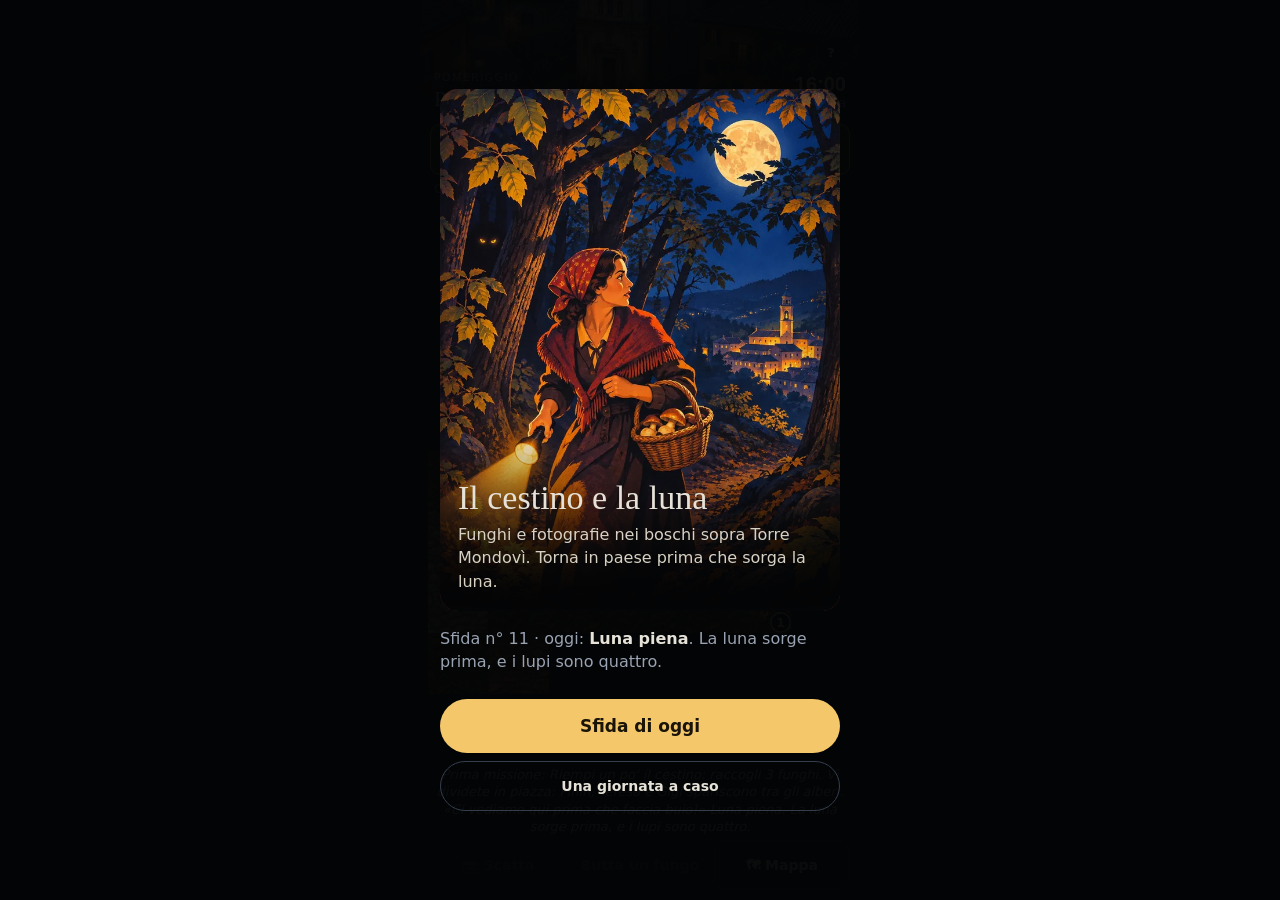
<file: games/il-cestino-e-la-luna/index.html>
<!DOCTYPE html>
<html lang="it">
<head>
<meta charset="utf-8">
<meta name="viewport" content="width=device-width,initial-scale=1,maximum-scale=1,user-scalable=no,viewport-fit=cover">
<meta name="theme-color" content="#07080b">
<title>Il cestino e la luna</title>
<link rel="icon" href="art/icon.webp"><link rel="apple-touch-icon" href="art/icon.webp">
<style>
:root{--bg:#07080b;--tx:#e6e2d8;--t2:#9aa3b2;--lamp:#f3c76a;--lamp3:#ffe2a0;--red:#ff5a4e;--ok:#7fd0a0;--moon:#8cc4ff}
*{box-sizing:border-box;-webkit-tap-highlight-color:transparent}
html,body{margin:0;background:var(--bg);color:var(--tx);font-family:Inter,system-ui,-apple-system,"Segoe UI",sans-serif;height:100%;overflow:hidden}
#app{max-width:440px;margin:0 auto;height:100dvh;display:flex;flex-direction:column;user-select:none;-webkit-user-select:none}
#top{position:relative;height:118px;padding:10px 14px 8px;display:flex;justify-content:space-between;align-items:flex-end;background:#000 center 55%/cover no-repeat;transition:background-image .3s}
#top::before{content:"";position:absolute;inset:0;background:linear-gradient(180deg,rgba(7,8,11,.1),rgba(7,8,11,.25) 45%,var(--bg))}#top>*{position:relative}
#top.day{filter:none}
#top b{font:500 22px/1 Georgia,serif}
#phase{font-size:11px;letter-spacing:.12em;text-transform:uppercase;color:var(--t2);display:block;margin-bottom:4px}
#clock{font:700 20px Inter,sans-serif}#clock.late{color:var(--red)}
#stats{display:flex;gap:12px;padding:6px 14px;font-size:13px;color:var(--t2)}
#stats span b{color:var(--tx)}
#board{flex:1;min-height:0;display:flex;justify-content:center;padding:2px 8px;touch-action:none}
#board svg{height:100%;width:100%;display:block}
#board svg *{pointer-events:none}#board svg .mv,#board svg .cell{pointer-events:all;cursor:pointer}
#msg{min-height:40px;padding:4px 14px;text-align:center;font-size:13px;font-style:italic;line-height:1.35}
#ctrl{display:grid;grid-template-columns:1fr 1fr 1fr;gap:6px;padding:0 10px max(10px,env(safe-area-inset-bottom))}
button{font:600 14px Inter,system-ui,sans-serif;background:#15181b;color:var(--tx);border:1px solid #2a2f34;border-radius:12px;min-height:50px;padding:6px}
button:disabled{opacity:.3}button.ready{border-color:var(--lamp);color:var(--lamp3)}
.ov{position:fixed;inset:0;background:rgba(4,5,6,.97);z-index:9;overflow-y:auto;display:flex;padding:20px}
.ov .box{margin:auto;max-width:400px;width:100%}
.ov h1{font:500 34px/1.05 Georgia,serif;margin:0 0 8px}.ov h2{font:500 26px/1.1 Georgia,serif;margin:0 0 8px}
.ov p{line-height:1.45;color:var(--t2)}.ov ul{padding-left:18px;color:#c9c4b8;font-size:14px;line-height:1.5}.ov li{margin-bottom:6px}.ov b{color:var(--tx)}
.main{width:100%;background:var(--lamp);color:#1a1408;border:0;font-size:17px;min-height:54px;border-radius:999px;margin-top:10px}
.sec{width:100%;background:none;border:1.5px solid #353e4d;border-radius:999px;margin-top:8px}
.cover{height:58vh;border-radius:18px;background:#000 url(art/cover.webp) center/cover;box-shadow:inset 0 -140px 90px -30px #040506;display:flex;flex-direction:column;justify-content:flex-end;padding:18px}
.sheet{position:fixed;left:0;right:0;bottom:0;z-index:8;max-width:440px;margin:0 auto;background:#0f1318;border-top:1px solid #2a2f34;border-radius:18px 18px 0 0;padding:16px 14px max(14px,env(safe-area-inset-bottom))}
.sheet h3{margin:0 0 4px;font:500 20px Georgia,serif}.sheet p{margin:0 0 10px;color:var(--t2);font-size:14px;line-height:1.4}
.sheet .row{display:grid;grid-template-columns:1fr 1fr;gap:8px}
.score{font:500 44px Georgia,serif;color:var(--lamp)}
.fr{display:flex;gap:10px;align-items:center;padding:6px 10px;margin-bottom:6px;border-radius:10px;background:#1a1f28}.fr img{width:44px;height:44px}.fr b{display:block}.fr span{font-size:13px;color:#9aa3b2}
.ch2{display:grid;grid-template-columns:1fr 1fr;gap:8px;margin-top:10px}.ch2>div{padding:10px;border-radius:12px;border:1.5px solid #353e4d;font-size:13px;color:#c9c4b8;line-height:1.4}.ch2 b{display:block;color:#e6e2d8;font-size:14px;margin-bottom:3px}
#mis{margin:6px 10px 0;padding:7px 10px;border-radius:10px;background:#221d10;border:1.5px solid #f3c76a;color:#ffe2a0;font-size:13px;line-height:1.35}#mis b{color:#f3c76a}
.hide{display:none!important}
</style>
</head>
<body>
<div id="app">
  <div id="top"><div><span id="phase"></span><b id="place">Torre Mondovì</b></div><div style="text-align:right;position:relative;padding-top:34px"><div id="clock">16:00</div><button id="bRules" style="position:absolute;right:0;top:-2px;min-height:30px;width:30px;padding:0;border-radius:99px;background:rgba(7,8,11,.55);font-size:13px">?</button><div style="font-size:12px;color:var(--t2)" id="wx"></div></div></div>
  <div id="mis"></div>
  <div id="stats"><span>Cestino <b id="sBasket">0/8</b></span><span>Funghi <b id="sPts">0</b></span><span>Foto <b id="sPh">0</b></span><span>Con te <b id="sFr">0/3</b></span></div>
  <div id="board"></div>
  <div id="msg"></div>
  <div id="ctrlEnd" class="hide" style="padding:0 10px max(10px,env(safe-area-inset-bottom))"><button class="main" id="bSeeEnd" style="margin-top:0">Com'è andata →</button></div>
  <div id="ctrl"><button id="bShot">📷 Scatta</button><button id="bBait">Butta un fungo</button><button id="bMap">🗺 Mappa</button></div>
</div>

<div class="sheet hide" id="shDub"><h3>Un fungo dubbio</h3><p>Cappello arancio, gambo bianco. Potrebbe essere un ovolo (4 punti). O un'amanita, e allora avvelena metà del cestino. Lo scoprirai solo in paese.</p>
  <div class="row"><button id="dYes" class="ready">Lo prendo</button><button id="dNo">Lo lascio</button></div></div>

<div class="ov" id="ovCover"><div class="box">
  <div class="cover"><h1>Il cestino e la luna</h1><p style="margin:0;color:#d8d2c4">Funghi e fotografie nei boschi sopra Torre Mondovì. Torna in paese prima che sorga la luna.</p></div>
  <p id="dayTxt"></p>
  <button class="main" id="bDaily">Sfida di oggi</button><button class="sec" id="bRand" style="min-height:50px">Una giornata a caso</button>
</div></div>

<div class="ov hide" id="ovRules"><div class="box">
  <h2>Come si gioca</h2>
  <ul>
    <li>Parti dalla <b>Piazza</b> di Torre Mondovì alle 16:00 e devi tornare in paese (in Piazza o a Torre). Ogni passo dura 5 minuti. Il sole tramonta alle 18:20.</li>
    <li>Il bosco è grande e si scopre camminando: <b>trascina</b> lo schermo per guardarti intorno, e la <b>mappa</b> ti mostra tutto quello che hai già visto. <b>Tocca una casella vicina</b> per fare un passo, o una lontana (anche nel buio) per fare un passo in quella direzione. <b>Rocce e rovi</b> non si attraversano. Sul <b>sentiero</b> sei silenzioso. <b>Fuori sentiero</b> ci sono più funghi, ma fai rumore.</li>
    <li>Camminando scopri il bosco intorno a te. I funghi li raccogli passandoci sopra: chiodino 1, porcino 3. Il <b>fungo dubbio</b> può essere un ovolo (4) o un'amanita (avvelena metà del cestino): lo scopri solo in paese.</li>
    <li><b>Scatta</b> quando un animale è a due passi e non hai fatto rumore: capriolo 3, cinghiale 4, gufo 6 (solo dopo il tramonto).</li>
    <li>Alle <b>19:00 sorge la luna</b> ed escono i lupi mannari. Li senti ululare, vedi i loro occhi solo da vicino. Seguono il rumore e l'odore del cestino: più è pieno, più da lontano ti fiutano.</li>
    <li><b>Pinin, Teresa e Gigi</b> girano per conto loro. Di giorno ti mandano via dai loro posti. Dopo le 19:00 sono persi nel buio: li senti chiamare e vedi la loro pila a due caselle di distanza. <b>Passaci accanto</b> e ti seguono. Ognuno che riporti in paese vale <b>5 punti</b>, ma i lupi fiutano anche loro, e se ne prendono uno si fermano a mangiarlo.</li>
    <li><b>Le cappelle</b> (San Gottardo, Sant'Elena, San Bernardo, San Giorgio) e il borgo di <b>Roatta</b> sono rifugi: i lupi non entrano. Dalla <b>Panchina Gigante</b> vedi lontano, anche i lupi. La lanterna della <b>Madonna del Pilone</b> fa luce di notte.</li>
    <li><b>Le missioni</b> arrivano una alla volta, in alto: raccogli, fotografa, raggiungi, consegna. La <b>stella dorata</b> sul bordo ti indica dove andare. Valgono punti solo se torni in paese.</li>
    <li><b>Butta un fungo</b> per sviarli: si fermano a mangiarlo. Perdi i suoi punti.</li>
    <li>Conta solo ciò che riporti in paese. Se un lupo ti prende, perdi il cestino e tieni solo le foto. Non c'è un orario limite, ma più la notte avanza più lupi escono dal bosco. Rientro prima del tramonto: +3; prima della luna: +1. I porcini più belli sono nel bosco fondo, lontano dal paese.</li>
  </ul>
  <button class="main" id="bRulesOk">Nel bosco</button>
</div></div>

<div class="ov hide" id="ovMap" style="padding:14px"><div class="box" style="text-align:center"><h2 style="margin-bottom:4px">La mappa</h2><p style="margin:0 0 8px;font-size:13px">Quello che hai visto finora. Il paese è in alto.</p><div id="mapBox"></div><button class="main" id="bMapOk">Torna nel bosco</button></div></div>
<div class="ov hide" id="ovMoon" style="z-index:10;background:linear-gradient(rgba(4,5,6,.6),rgba(4,5,6,.94)),#000 url(art/cover.webp) center/cover"><div class="box">
  <div style="font-size:12px;letter-spacing:.14em;text-transform:uppercase;color:#ff8a7e">Sono le 19:00</div>
  <h2 style="margin-top:6px">Sorge la luna</h2>
  <p>Escono i lupi. E i tuoi amici sono ancora là fuori:</p>
  <div id="mnT"></div>
  <div class="ch2"><div><b>Andarli a prendere</b>Passa accanto a uno di loro e ti segue. Ognuno che riporti in paese vale <strong style="color:#ffe2a0">5 punti</strong>, ma i lupi fiutano anche loro.</div><div><b>Tornare in paese</b>Più sicuro. Chi resta nel bosco, resta nel bosco.</div></div>
  <p style="font-size:13px">Quando chiamano, una freccia sul bordo del bosco ti dice da che parte sono.</p>
  <button class="main" id="bMoonOk">Decido io</button>
</div></div>
<div class="ov hide" id="ovEnd"><div class="box">
  <h2 id="eT"></h2><div class="score" id="eS"></div><p id="eP"></p>
  <button class="main" id="bAgain">Un'altra giornata</button><button class="sec" id="bSame" style="min-height:50px">Riprova la stessa</button>
</div></div>

<script>
const GW=21,GH=25,CS=50,VW=7;let VH=11; // bosco largo; a schermo una finestra che ti segue e si può trascinare
const TURN_SUNSET=28,TURN_MOON=36;
const WX={sereno:{n:'Sereno',d:'Una giornata limpida.'},pioggia:{n:'Dopo la pioggia',d:'Più funghi, ma anche più funghi dubbi.'},nebbia:{n:'Nebbia',d:'Anche di giorno vedi solo le caselle accanto a te.'},luna:{n:'Luna piena',d:'La luna sorge prima, e i lupi sono quattro.'}};
const MUSH={chiodino:{n:'chiodini',p:1,c:'#d8b27a'},porcino:{n:'un porcino',p:3,c:'#8a5a2b'},dubbio:{n:'un fungo dubbio',p:0,c:'#ff8a3c'}};
const ANI={capriolo:{n:'un capriolo',p:3,e:'🦌'},cinghiale:{n:'un cinghiale',p:4,e:'🐗'},gufo:{n:'un gufo',p:6,e:'🦉'}};
let SEED=1;function rnd(){SEED|=0;SEED=SEED+0x6D2B79F5|0;let t=Math.imul(SEED^SEED>>>15,1|SEED);t=t+Math.imul(t^t>>>7,61|t)^t;return((t^t>>>14)>>>0)/4294967296;}
const R=n=>Math.floor(rnd()*n);
function todayN(){const d=new Date();return Math.floor((Date.UTC(d.getFullYear(),d.getMonth(),d.getDate())-Date.UTC(2026,10,25))/864e5)+1;}
const key=(c,r)=>c+','+r, inG=(c,r)=>c>=0&&c<GW&&r>=0&&r<GH, dist=(a,b,c,d)=>Math.max(Math.abs(a-c),Math.abs(b-d));
let S,msgs=[],LAST=0;
const FR=[{n:'Pinin',c:'#c98bff'},{n:'Teresa',c:'#7fd0a0'},{n:'Gigi',c:'#ff9e6b'}];
const LM={panchina:{n:'Panchina Gigante 220',s:'Da qui si vede lontano',i:'🪑'},santuario:{n:'San Gottardo',s:'Santuario · rifugio',chap:1,i:'⛪'},cappella_bosco:{n:'Sant\'Elena',s:'Cappella · rifugio',chap:1,i:'⛪'},
  cappella_colle:{n:'San Bernardo',s:'Cappella · rifugio',chap:1,i:'⛪'},sangiorgio:{n:'San Giorgio',s:'Cappella · rifugio',chap:1,i:'⛪'},frazione:{n:'Roatta',s:'Borgo e cappella · rifugio',chap:1,i:'🏘'},
  pilone:{n:'Madonna del Pilone',s:'Una lanterna accesa',i:'✝'},radura:{n:'Il parco',s:'Il prato sotto il paese',i:''},castagneto:{n:'Via Ascheri',s:'Il castagneto',i:''},rerum:{n:'Rerum',s:'Quattro case nel bosco',i:''},borbera:{n:'Borbera',s:'Le case sotto Roatta',i:''},cancello:{n:'Il cancello',s:'La strada vecchia',i:''}};
const VILLAGE=['piazza','fontana','torre','case','frazione','strada'];
const CALL=['«Ohi! Sono qui!»','«C\'è qualcuno?»','«Non vedo niente!»'];

/* mappa ispirata a Torre Mondovì (nord in alto): il paese in alto, il bosco scende verso sud */
const VIL={'5,5':'torre','6,5':'case','5,6':'strada','6,6':'case','9,4':'piazza','10,4':'fontana'};
const isV=(c,r)=>!!VIL[key(c,r)];
const SR=r=>r<=6?r:Math.round(6+(r-6)*1.45);
const FIXED_LM0={'3,0':'panchina','12,1':'santuario','18,3':'cappella_bosco','2,8':'radura','10,9':'castagneto','11,12':'rerum','13,15':'borbera','15,12':'frazione','1,13':'cappella_colle','4,17':'sangiorgio','12,18':'pilone','19,9':'cancello'};
const FIXED_LM=Object.fromEntries(Object.entries(FIXED_LM0).map(([k,v])=>{const [c,r]=k.split(',').map(Number);return [key(c,SR(r)),v];}));
const TRAILS=[[[5,5],[4,2],[3,0]],[[10,4],[11,2],[12,1]],[[12,1],[15,2],[18,3],[20,6]],[[6,6],[8,8],[10,9],[11,12],[15,12]],[[15,12],[15,15],[12,18]],[[11,12],[13,15]],[[5,6],[3,9],[1,13],[2,15],[4,17]],[[6,5],[8,4],[9,4]],[[10,4],[14,6],[19,9]],[[19,9],[18,11],[15,12]],[[2,8],[4,7]],[[4,17],[8,18],[12,18]]];
const BLOCK={roccia:{n:'rocce',c:'#3b3e44'},rovi:{n:'rovi',c:'#2a1e26'}};
function line(a,b){const o=[];let [c,r]=a;o.push([c,r]);while(c!==b[0]||r!==b[1]){c+=Math.sign(b[0]-c);r+=Math.sign(b[1]-r);o.push([c,r]);}return o;}
let MAP=null;
function buildMap(){ // la stessa ogni partita: è un posto
  const keep=SEED;SEED=20261125;
  const trail=new Set(Object.keys(VIL));
  for(const tr0 of TRAILS){const tr=tr0.map(([c,r])=>[c,SR(r)]);for(let i=0;i<tr.length-1;i++)for(const [c,r] of line(tr[i],tr[i+1]))trail.add(key(c,r));}
  const block={};const safe=(c,r)=>{for(let dc=-1;dc<=1;dc++)for(let dr=-1;dr<=1;dr++){const k=key(c+dc,r+dr);if(trail.has(k)&&!(dc||dr)?true:false)return false;}const k=key(c,r);return !trail.has(k)&&!FIXED_LM[k]&&!isV(c,r);};
  const nearSpecial=(c,r)=>{for(let dc=-1;dc<=1;dc++)for(let dr=-1;dr<=1;dr++){const k=key(c+dc,r+dr);if(FIXED_LM[k]||VIL[k])return true;}return false;};
  for(let n=0;n<34;n++){let c=R(GW),r=R(GH);const t=rnd()<.55?'roccia':'rovi';let len=2+R(2);
    while(len-->0){if(inG(c,r)&&safe(c,r)&&!nearSpecial(c,r))block[key(c,r)]=t;c+=R(3)-1;r+=R(3)-1;}}
  // tutto ciò che non è raggiungibile dal paese diventa bosco impenetrabile
  const seen=new Set(['9,4']);const q=[[9,4]];while(q.length){const [c,r]=q.shift();for(let dc=-1;dc<=1;dc++)for(let dr=-1;dr<=1;dr++){const nc=c+dc,nr=r+dr,k=key(nc,nr);if(!inG(nc,nr)||seen.has(k)||block[k])continue;seen.add(k);q.push([nc,nr]);}}
  for(let r=0;r<GH;r++)for(let c=0;c<GW;c++){const k=key(c,r);if(!seen.has(k)&&!block[k])block[k]='rovi';}
  SEED=keep;return{trail,block};
}
const open=(c,r)=>inG(c,r)&&!MAP.block[key(c,r)];
function genTrail(){return MAP.trail;}
const fromHome=(c,r)=>Math.min(...Object.keys(VIL).map(k=>{const [a,b]=k.split(',').map(Number);return dist(a,b,c,r);}));
function bfsFrom(tc,tr,avoid){const d={};const q=[[tc,tr]];d[key(tc,tr)]=0;while(q.length){const [c,r]=q.shift();const dd=d[key(c,r)];for(let dc=-1;dc<=1;dc++)for(let dr=-1;dr<=1;dr++){const nc=c+dc,nr=r+dr,k=key(nc,nr);if(!open(nc,nr)||k in d||(avoid&&avoid(nc,nr)))continue;d[k]=dd+1;q.push([nc,nr]);}}return d;}
const lmPos=n=>{const k=Object.keys(FIXED_LM).find(k=>FIXED_LM[k]===n);const [c,r]=k.split(',').map(Number);return{c,r};};
const CHAP=['santuario','cappella_bosco','cappella_colle','sangiorgio','frazione'];
function buildMissions(){
  const an=rnd()<.5?['cinghiale','capriolo']:['capriolo','cinghiale'];
  const places=['panchina','pilone','santuario','cappella_bosco','cappella_colle','sangiorgio'].sort(()=>rnd()-.5);
  const deliver=CHAP.filter(c=>c!==places[0]).sort(()=>rnd()-.5)[0];
  return [
    {t:'funghi',n:3,pts:2,txt:'Riempi un po\' il cestino: raccogli 3 funghi.'},
    {t:'foto',k:an[0],pts:4,txt:`Fotografa un ${an[0]}. Le tracce portano ${'{dir}'}.`},
    {t:'luogo',lm:places[0],pts:3,txt:`Raggiungi ${LM[places[0]].n}.`},
    {t:'consegna',lm:deliver,pts:6,txt:`Il parroco vuole un porcino: portane uno a ${LM[deliver].n}.`},
    {t:'foto',k:an[1],pts:4,txt:`Fotografa un ${an[1]}. Le tracce portano ${'{dir}'}.`},
    {t:'foto',k:'gufo',pts:6,txt:'Dopo il tramonto: fotografa un gufo. Lo senti ${dir}.',night:1}];}
function curM(){return S.mq&&S.mq[S.mi];}
function mTarget(){const m=curM();if(!m)return null;
  if(m.t==='luogo'||m.t==='consegna')return lmPos(m.lm);
  if(m.t==='foto'){const a=S.ani.filter(a=>a.k===m.k).sort((a,b)=>dist(a.c,a.r,S.p.c,S.p.r)-dist(b.c,b.r,S.p.c,S.p.r))[0];return a?{c:a.c,r:a.r}:null;}
  return null;}
function mText(){const m=curM();if(!m)return'';if(m.night&&phase()==='giorno')return 'Aspetta il tramonto: poi ci sarà da fotografare un gufo.';const t=mTarget();return m.txt.replace('${dir}',t?dirTo(t.c,t.r).replace('da ','verso '):'qui intorno').replace('{dir}',t?dirTo(t.c,t.r).replace('da ','verso '):'qui intorno');}
function checkMission(){let m=curM();let guard=0;
  while(m&&guard++<6){
    if(m.t==='foto'&&!S.ani.some(a=>a.k===m.k)&&!(m.k==='gufo'&&phase()==='giorno')&&!S.photos.some(p=>p.k===m.k)){msgs.push('Gli animali da fotografare sono spariti. Missione saltata.');nextM();m=curM();continue;}
    let ok=false;
    if(m.t==='funghi')ok=S.basket.length>=m.n;
    if(m.t==='foto')ok=S.photos.some(p=>p.k===m.k);
    if(m.t==='luogo'){const q=lmPos(m.lm);ok=S.p.c===q.c&&S.p.r===q.r;}
    if(m.t==='consegna'){const q=lmPos(m.lm);if(S.p.c===q.c&&S.p.r===q.r){const i=S.basket.findIndex(x=>x.k==='porcino');if(i>=0){S.basket.splice(i,1);ok=true;}else if(!S.seenHint['np'+S.mi]){S.seenHint['np'+S.mi]=1;msgs.push('Il parroco ti guarda il cestino: «Senza porcino non se ne parla.»');}}}
    if(!ok)break;
    S.mpts+=m.pts;S.mdone++;msgs.push(S.mstart===S.turn&&S.mi>0?`✓ Già fatto! Missione compiuta: +${m.pts}.`:`✓ Missione compiuta: +${m.pts}.`);nextM();m=curM();}
  }
function nextM(){S.mi++;S.mstart=S.turn;const m=curM();if(m){if(m.t==='funghi')m.base=S.basket.length;msgs.push('Nuova missione: '+mText());}}
function newGame(daily,seed){
  if(!MAP)MAP=buildMap();
  SEED=seed!=null?seed:(daily?todayN()*104729+3:(Date.now()%1e9));LAST=SEED;
  const wx=Object.keys(WX)[R(4)];
  S={friends:[],lm:{...FIXED_LM},turn:0,pan:{c:0,r:0},p:{c:9,r:4},trail:MAP.trail,known:new Set(),mush:{},ani:[],wolves:[],bait:null,basket:[],photos:[],noise:false,over:false,left:false,seenHint:{},wx,daily:!!daily};
  for(let r=0;r<GH;r++)for(let c=0;c<GW;c++){const k=key(c,r);if(isV(c,r)||S.lm[k]||!open(c,r))continue;const tr=S.trail.has(k),h=fromHome(c,r),f=wx==='pioggia'?1.45:1;
    if(h<=1)continue;
    if(!tr){if(rnd()<(h>=11?.11:h>=6?.05:.015)*f){S.mush[k]={k:'porcino'};continue;}
            if(rnd()<(wx==='pioggia'?.07:.045)){S.mush[k]={k:'dubbio',real:rnd()<.5?'ovolo':'amanita'};continue;}}
    const nearT=[[1,0],[-1,0],[0,1],[0,-1]].some(([a,b])=>S.trail.has(key(c+a,r+b)));
    if(nearT&&rnd()<(tr?.05:.09)*f)S.mush[k]={k:'chiodino'};
  }
  const spots=[];for(let r=0;r<GH;r++)for(let c=0;c<GW;c++)if(open(c,r)&&!S.trail.has(key(c,r))&&!S.mush[key(c,r)]&&!S.lm[key(c,r)]&&fromHome(c,r)>=3)spots.push([c,r]);
  for(const k of ['capriolo','capriolo','capriolo','capriolo','capriolo','cinghiale','cinghiale','cinghiale','cinghiale','cinghiale']){if(!spots.length)break;const i=R(spots.length);const [c,r]=spots.splice(i,1)[0];S.ani.push({k,c,r});}
  {const used=[];FR.forEach((f,i)=>{let c,r,t=0;do{c=R(GW);r=R(GH);t++;}while(t<300&&(!open(c,r)||fromHome(c,r)<6||S.lm[key(c,r)]||used.some(([a,b])=>dist(a,b,c,r)<6)));used.push([c,r]);S.friends.push({i,c,r,st:'lost'});});}
  for(const k of Object.keys(VIL)){const [vc,vr]=k.split(',').map(Number);for(let dc=-1;dc<=1;dc++)for(let dr=-1;dr<=1;dr++)if(inG(vc+dc,vr+dr))S.known.add(key(vc+dc,vr+dr));}
  S.mq=buildMissions();S.mi=0;S.mstart=0;S.mpts=0;S.mdone=0;S.mq[0].base=0;
  reveal();
  msgs=['Prima missione: '+S.mq[0].txt+' Vi dividete in piazza: Pinin, Teresa e Gigi spariscono tra gli alberi. «Ci vediamo qui prima che faccia buio!» '+WX[wx].n+'. '+WX[wx].d];
  render();
}
function moonTurn(){return S.wx==='luna'?TURN_MOON-4:TURN_MOON;}
function phase(){return S.turn<TURN_SUNSET?'giorno':S.turn<moonTurn()?'tramonto':'notte';}
function vis(){const ph=phase();if(ph==='giorno')return S.wx==='nebbia'?1:2;return 1;}
function reveal(){const here=S.lm&&S.lm[key(S.p.c,S.p.r)];const v=here==='panchina'?4:here==='pilone'&&phase()!=='giorno'?2:vis();for(let r=S.p.r-v;r<=S.p.r+v;r++)for(let c=S.p.c-v;c<=S.p.c+v;c++)if(inG(c,r))S.known.add(key(c,r));}
const seeNow=(c,r)=>dist(c,r,S.p.c,S.p.r)<=vis()||isV(c,r);
function clock(t){const m=16*60+t*5;return String(Math.floor(m/60)).padStart(2,'0')+':'+String(m%60).padStart(2,'0');}
function score(){let p=0,poison=false;for(const m of S.basket){if(m.k==='dubbio'){if(m.real==='ovolo')p+=4;else poison=true;}else p+=MUSH[m.k].p;}
  if(poison){const certain=S.basket.filter(m=>m.k!=='dubbio'||m.real==='ovolo');p=Math.ceil(p/2);}return{p,poison};}
function shownPts(){return S.basket.reduce((a,m)=>a+(m.k==='dubbio'?0:MUSH[m.k].p),0);}
function photoTarget(){if(S.noise)return null;return S.ani.filter(a=>dist(a.c,a.r,S.p.c,S.p.r)<=2&&seeNow(a.c,a.r)&&!S.photos.some(p=>p.id===a)).sort((a,b)=>ANI[b.k].p-ANI[a.k].p)[0]||null;}

function move(c,r){
  if(S.over||S.pending||!open(c,r))return;msgs=[];S.pan={c:0,r:0};
  const k=key(c,r);S.noise=!S.trail.has(k);
  const prev={c:S.p.c,r:S.p.r};S.p={c,r};if(!isV(c,r))S.left=true;
  {let pc=prev;for(const f of S.friends.filter(f=>f.st==='follow').sort((a,b)=>a.ord-b.ord)){const o={c:f.c,r:f.r};f.c=pc.c;f.r=pc.r;pc=o;}}
  const w=S.wolves.find(w=>w.c===c&&w.r===r);if(w)return caught();
  reveal();
  {const L=S.lm[k];if(L&&!S.seenHint['lm'+L]){S.seenHint['lm'+L]=1;
    if(LM[L].chap)msgs.push(LM[L].n+'. Qui dentro i lupi non entrano. Ma fuori, intanto, ne arrivano altri.');
    if(L==='panchina')msgs.push('Dalla Panchina Gigante vedi mezzo bosco.');
    if(L==='pilone')msgs.push('La lanterna della Madonna del Pilone è accesa: di notte, qui, vedi un po\' più lontano.');}}
  const m=S.mush[k];
  if(m){if(S.basket.length>=8)msgs.push('Il cestino è pieno.');
    else if(m.k==='dubbio'){S.pending=k;document.getElementById('shDub').classList.remove('hide');render();return;}
    else{S.basket.push(m);delete S.mush[k];msgs.push(m.k==='porcino'?'Un porcino! Nel cestino.':'Una manciata di chiodini.');}}
  if(S.noise&&!S.seenHint.noise){S.seenHint.noise=1;msgs.push('Fuori sentiero le foglie scricchiolano: ogni passo si sente.');}
  endTurn();
}
function stepToward(tc,tr){ // tocchi lontano: fai un passo nella direzione giusta
  if(S.over||S.pending)return;if(dist(tc,tr,S.p.c,S.p.r)===0)return;
  const d={};{const q=[[tc,tr]];d[key(tc,tr)]=0;const pass=(c,r)=>inG(c,r)&&!(S.known.has(key(c,r))&&MAP.block[key(c,r)]);while(q.length){const [c,r]=q.shift();for(let dc=-1;dc<=1;dc++)for(let dr=-1;dr<=1;dr++){const nc=c+dc,nr=r+dr,k=key(nc,nr);if(!pass(nc,nr)||k in d)continue;d[k]=d[key(c,r)]+1;q.push([nc,nr]);}}}
  let best=null,bd=1e9;for(let dc=-1;dc<=1;dc++)for(let dr=-1;dr<=1;dr++){const c=S.p.c+dc,r=S.p.r+dr;if((!dc&&!dr)||!open(c,r))continue;const v=(d[key(c,r)]??1e6)+(S.trail.has(key(c,r))?-.1:0);if(v<bd){bd=v;best=[c,r];}}
  if(best)move(best[0],best[1]);}
function takeDub(yes){
  document.getElementById('shDub').classList.add('hide');const k=S.pending;S.pending=null;
  if(yes){S.basket.push(S.mush[k]);delete S.mush[k];msgs.push('Lo metti in fondo al cestino. In paese qualcuno saprà dirti cos\'è.');}else msgs.push('Lo lasci dov\'è.');
  endTurn();
}
function shoot(){
  if(S.over||S.pending)return;const a=photoTarget();if(!a)return;msgs=[];
  S.photos.push({id:a,k:a.k,after:S.turn});msgs.push('Clic. '+ANI[a.k].n[0].toUpperCase()+ANI[a.k].n.slice(1)+' nella foto: '+ANI[a.k].p+' punti.');
  S.ani.splice(S.ani.indexOf(a),1);S.noise=false;endTurn();
}
function bait(){
  if(S.over||S.pending||!S.basket.length)return;
  const order=['chiodino','porcino','dubbio'];S.basket.sort((a,b)=>order.indexOf(a.k)-order.indexOf(b.k));const m=S.basket.shift();
  S.bait={c:S.p.c,r:S.p.r,t:3};msgs=['Butti '+MUSH[m.k].n+' tra le foglie. L\'odore resta lì.'];render();
}
function caught(){S.over=true;S.caughtBy='lupo';render();
  const why=S.noise?'Un lupo sbuca dal buio e ti è addosso: fuori sentiero hai fatto rumore e ti ha sentito da lontano. Lasci cadere il cestino e scappi.':(S.basket.length>=5?'Un lupo sbuca dal buio e ti è addosso: ha fiutato il cestino pieno. Lasci cadere il cestino e scappi.':'Un lupo sbuca dal buio e ti è addosso. Lasci cadere il cestino e scappi.');
  end(false,why);}
function endTurn(){
  S.turn++;
  // animali
  for(const a of [...S.ani]){
    const d=dist(a.c,a.r,S.p.c,S.p.r);
    if(S.noise&&d<=1||d===0){const dc=Math.sign(a.c-S.p.c)||(rnd()<.5?-1:1),dr=Math.sign(a.r-S.p.r)||-1;a.c=Math.max(0,Math.min(GW-1,a.c+dc*2));a.r=Math.max(0,Math.min(GH-1,a.r+dr*2));if(isV(a.c,a.r)||!open(a.c,a.r)){a.gone=true;}if(d<=2&&!S.seenHint.flee){S.seenHint.flee=1;msgs.push('Hai fatto rumore: l\'animale scappa.');}}
    else if(rnd()<.35){const nc=a.c+R(3)-1,nr=a.r+R(3)-1;if(open(nc,nr)&&!isV(nc,nr))Object.assign(a,{c:nc,r:nr});}
  }
  S.ani=S.ani.filter(a=>!a.gone);
  if(S.turn===TURN_SUNSET){msgs.push('Il sole è sceso dietro il monte. Ora vedi solo intorno a te.');S.ani=S.ani.filter(a=>a.k!=='capriolo');
    const sp=[];for(let r=0;r<GH;r++)for(let c=0;c<GW;c++)if(open(c,r)&&dist(c,r,S.p.c,S.p.r)>2&&dist(c,r,S.p.c,S.p.r)<8&&!isV(c,r)&&!S.lm[key(c,r)])sp.push([c,r]);const [gc,gr]=sp[R(sp.length)];S.ani.push({k:'gufo',c:gc,r:gr});{const [g2c,g2r]=sp[R(sp.length)];S.ani.push({k:'gufo',c:g2c,r:g2r});}}
  if(S.turn===moonTurn()){S.ani=S.ani.filter(a=>a.k==='gufo');const n=S.wx==='luna'?4:3;
    const sp=[];for(let r=0;r<GH;r++)for(let c=0;c<GW;c++)if(open(c,r)&&dist(c,r,S.p.c,S.p.r)>=6&&fromHome(c,r)>=4&&!isV(c,r)&&!LM[S.lm[key(c,r)]]?.chap)sp.push([c,r]);
    for(let i=0;i<n&&sp.length;i++){const [c,r]=sp.splice(R(sp.length),1)[0];S.wolves.push({c,r,eat:0});}
    msgs.push('Sorge la luna. Un ululato '+howl()+'.');
    {const lost=S.friends.filter(f=>f.st==='lost');if(lost.length)showMoon(lost);}}
  else if(S.wolves.length&&S.turn%4===0)msgs.push('Un ululato '+howl()+'.');
  // lupi
  if(S.bait){S.bait.t--;}
  const scent=3+Math.floor(S.basket.length/3)+S.friends.filter(f=>f.st==='follow').length;
  for(const w of S.wolves){
    if(w.eat>0){w.eat--;continue;}
    let tg=null,steps=1;
    if(S.bait&&S.bait.t>0&&dist(w.c,w.r,S.bait.c,S.bait.r)<=5)tg=S.bait;
    else{const prey=[S.p,...S.friends.filter(f=>f.st==='follow'||f.st==='lost')].sort((a,b)=>dist(w.c,w.r,a.c,a.r)-dist(w.c,w.r,b.c,b.r));const near=prey[0];const d=dist(w.c,w.r,near.c,near.r);
      if(S.noise&&near===S.p){tg=S.p;steps=2;}else if(d<=scent)tg=near;else if(rnd()<.5)tg=near;
      if(tg&&tg!==S.p)tg={c:tg.c,r:tg.r};}
    for(let s=0;s<steps&&tg;s++){
      const dm=bfsFrom(tg.c,tg.r,(c,r)=>isV(c,r)&&!(c===tg.c&&r===tg.r));let best=null,bd=1e9;for(let dc=-1;dc<=1;dc++)for(let dr=-1;dr<=1;dr++){const nc=w.c+dc,nr=w.r+dr;if(!open(nc,nr)||isV(nc,nr)||(dc===0&&dr===0))continue;if(LM[S.lm[key(nc,nr)]]?.chap)continue;if(S.wolves.some(o=>o!==w&&o.c===nc&&o.r===nr))continue;const dd=(dm[key(nc,nr)]??999)+rnd()*.3;if(dd<bd){bd=dd;best=[nc,nr];}}
      if(best){w.c=best[0];w.r=best[1];}
      if(tg===S.bait&&w.c===S.bait.c&&w.r===S.bait.r){w.eat=2;S.bait=null;msgs.push('Da qualche parte un lupo si ferma a mangiare.');break;}
      if(w.c===S.p.c&&w.r===S.p.r)return caught();
      if(S.friends.some(f=>(f.st==='follow'||f.st==='lost')&&f.c===w.c&&f.r===w.r))break;
    }
  }
  if(S.bait&&S.bait.t<=0)S.bait=null;
  // amici
  for(const f of S.friends){
    if(f.st==='lost'){
      if(rnd()<.4){const nc=f.c+R(3)-1,nr=f.r+R(3)-1;if(open(nc,nr)&&!isV(nc,nr)&&!S.wolves.some(w=>w.c===nc&&w.r===nr)){f.c=nc;f.r=nr;}}
      if(dist(f.c,f.r,S.p.c,S.p.r)<=1){
        if(phase()==='notte'){f.st='follow';f.ord=S.friends.filter(x=>x.st==='follow').length;msgs.push(FR[f.i].n+' ti vede e ti si attacca alla giacca: «Portami via di qui.»');}
        else if(!f.met){f.met=1;msgs.push(FR[f.i].n+': «Questo è il mio posto, vai via!» E sparisce tra i castagni.');}
      }
    }
    if(f.st!=='gone'&&f.st!=='safe'){const w=S.wolves.find(w=>w.c===f.c&&w.r===f.r);if(w){f.st='gone';w.eat=3;msgs.push('Un urlo nel buio. Era la voce di '+FR[f.i].n+'.');}}
  }
  {const fl=S.friends.filter(f=>f.st==='follow').sort((a,b)=>a.ord-b.ord);fl.forEach((f,i)=>f.ord=i);}
  if(phase()==='notte'&&S.turn%2===0){const lost=S.friends.filter(f=>f.st==='lost');if(lost.length){const f=lost[R(lost.length)];f.heard=S.turn;msgs.push(FR[f.i].n+' chiama '+dirTo(f.c,f.r)+': '+CALL[R(3)]);}}
  if(S.wolves.some(w=>dist(w.c,w.r,S.p.c,S.p.r)<=2)&&!S.seenHint.eyes){S.seenHint.eyes=1;msgs.push('Due occhi gialli tra gli alberi. Vicino.');}
  // la notte avanza: ogni 6 turni esce un altro lupo (massimo 5)
  if(S.wolves.length&&S.turn>moonTurn()&&(S.turn-moonTurn())%8===0&&S.wolves.length<6){
    const sp=[];for(let r=0;r<GH;r++)for(let c=0;c<GW;c++)if(open(c,r)&&dist(c,r,S.p.c,S.p.r)>=6&&(r===0||r===GH-1||c===0||c===GW-1)&&!isV(c,r)&&!LM[S.lm[key(c,r)]]?.chap)sp.push([c,r]);
    if(sp.length){const [c,r]=sp[R(sp.length)];S.wolves.push({c,r,eat:0});msgs.push('Un altro ululato si unisce al primo. Sono '+S.wolves.length+'.');}}
  checkMission();
  if(S.left&&isV(S.p.c,S.p.r)){S.friends.forEach(f=>{if(f.st==='follow')f.st='safe';});S.over=true;render();return end(true);}
  render();
}
function dirTo(c,r){const ns=r<S.p.r-1?'nord':r>S.p.r+1?'sud':'',eo=c<S.p.c-1?'ovest':c>S.p.c+1?'est':'';const d=(ns&&eo)?ns+'-'+eo:(ns||eo);return d?'da '+d:'qui vicino';}
function showMoon(lost){
  document.getElementById('mnT').innerHTML=lost.map(f=>`<div class="fr"><img src="art/s_${FR[f.i].n.toLowerCase()}.png" alt=""><div><b>${FR[f.i].n}</b><span>è ancora nel bosco, ${dirTo(f.c,f.r).replace('da ','verso ')}</span></div></div>`).join('');
  document.getElementById('ovMoon').classList.remove('hide');}
function howl(){if(!S.wolves.length)return'';let w=S.wolves.slice().sort((a,b)=>dist(a.c,a.r,S.p.c,S.p.r)-dist(b.c,b.r,S.p.c,S.p.r))[0];
  const ns=w.r<S.p.r-1?'nord':w.r>S.p.r+1?'sud':'',eo=w.c<S.p.c-1?'ovest':w.c>S.p.c+1?'est':'';const d=(ns&&eo)?ns+'-'+eo:(ns||eo||'qui vicino');
  const far=dist(w.c,w.r,S.p.c,S.p.r);return (d==='qui vicino'?'':'da ')+d+(far>=5?', lontano':far<=2?', vicinissimo':'');}
function end(ok,why){
  const sc=score(),ph=S.photos.reduce((a,p)=>a+ANI[p.k].p,0);
  let bonus=0;if(ok){if(S.turn<=TURN_SUNSET)bonus=3;else if(S.turn<=moonTurn())bonus=1;}
  const saved=S.friends.filter(f=>f.st==='safe');const fp=saved.length*5;
  const tot=ok?sc.p+ph+bonus+fp+S.mpts:ph;
  const bk='tm_best';let best=0;try{best=+localStorage.getItem(bk)||0;if(tot>best)localStorage.setItem(bk,tot);}catch(_){}
  document.getElementById('eT').textContent=ok?'In paese, alle '+clock(S.turn):'Un lupo ti ha preso';
  document.getElementById('eS').textContent=tot+' punti';
  const nd=S.basket.filter(m=>m.k==='dubbio');
  let p=(S.daily?`Sfida n° ${todayN()} · `:'')+WX[S.wx].n+'. ';
  if(ok){p+=`Funghi: ${sc.p}`+(nd.length?` (i dubbi: ${nd.map(m=>m.real==='ovolo'?'ovolo':'amanita').join(', ')}${sc.poison?' — un\'amanita ha avvelenato metà del cestino':''})`:'')+`. Foto: ${ph}. Missioni: ${S.mdone} (+${S.mpts}). `+(bonus?`Rientro presto: +${bonus}. `:'')+(saved.length?`In salvo con te: ${saved.map(f=>FR[f.i].n).join(', ')} (+${fp}). `:'Nessuno è tornato con te. ')+(S.friends.some(f=>f.st==='gone')?`Non sono tornati: ${S.friends.filter(f=>f.st!=='safe').map(f=>FR[f.i].n).join(', ')}. `:'');}
  else p+=(why||'Un lupo ti è addosso. Lasci cadere il cestino e scappi.')+` Ti restano le foto: ${ph} punti. `;
  p+=`Record: ${Math.max(best,tot)}.`;
  document.getElementById('eP').textContent=p;
  if(ok)setTimeout(()=>document.getElementById('ovEnd').classList.remove('hide'),450);
  else{msgs=[why||''];S.reveal=true;render();document.getElementById('ctrl').classList.add('hide');document.getElementById('ctrlEnd').classList.remove('hide');}
}

/* ---------- disegno ---------- */
function render(){
  const ph=phase();
  {const L=S.lm[key(S.p.c,S.p.r)];let img,nm;
    const V=VIL[key(S.p.c,S.p.r)],h=fromHome(S.p.c,S.p.r);if(V){img=V;nm=S.p.c>=2&&S.p.r===4?'Piazza':'Torre Mondovì';}else if(L){img={rerum:'case',borbera:'strada'}[L]||L;nm=LM[L].n;}else if(h<=2){img='castagni_paese';nm='I castagni sotto il paese';}else if(S.p.r<=3){img='bosco_alto';nm='Il bosco a nord';}else if(S.p.r>=19){img='bosco_alto';nm='Il bosco a sud';}else if(S.p.c>=15){img='bosco_alto';nm='Il bosco a est';}else if(S.p.c<=4){img='castagneto';nm='Il bosco a ovest';}else{img='castagneto';nm='Verso Via Ascheri';}
    const t=document.getElementById('top');if(t.dataset.img!==img){t.dataset.img=img;t.style.backgroundImage=`url(art/${img}.webp)`;}document.getElementById('place').textContent=nm;}
  {const m=curM(),el=document.getElementById('mis');el.innerHTML=m?`<b>Missione ${S.mi+1}/${S.mq.length}</b> · ${mText()} <span style="color:#c9b892">(+${m.pts})</span>`:`<b>Missioni finite</b> · ${S.mdone}/${S.mq.length} compiute. Torna in paese.`;}
  document.getElementById('phase').textContent={giorno:'Pomeriggio',tramonto:'Tramonto',notte:'Notte · la luna è alta'}[ph];
  const ck=document.getElementById('clock');ck.textContent=clock(S.turn);ck.classList.toggle('late',S.turn>=moonTurn()-2);
  document.getElementById('wx').textContent=WX[S.wx].n;
  document.getElementById('sBasket').textContent=S.basket.length+'/8';
  const nd=S.basket.filter(m=>m.k==='dubbio').length;
  document.getElementById('sPts').textContent=shownPts()+(nd?` + ${nd}?`:'');
  document.getElementById('sFr').textContent=S.friends.filter(f=>f.st==='follow'||f.st==='safe').length+'/3';
  document.getElementById('sPh').textContent=S.photos.reduce((a,p)=>a+ANI[p.k].p,0);
  {const bd=document.getElementById('board');const w=bd.clientWidth-16,h=bd.clientHeight-4;if(w>50&&h>50)VH=Math.max(7,Math.min(GH,Math.floor(h/(w/VW))));}
  const c0=Math.max(0,Math.min(GW-VW,S.p.c-Math.floor(VW/2)+S.pan.c)),r0=Math.max(0,Math.min(GH-VH,S.p.r-Math.floor(VH/2)+S.pan.r));
  const W=VW*CS,H=VH*CS;const X=c=>(c-c0)*CS,Y=r=>(r-r0)*CS;const inV=(c,r)=>c>=c0&&c<c0+VW&&r>=r0&&r<r0+VH;
  let s=`<svg viewBox="0 0 ${W} ${H}" preserveAspectRatio="xMidYMid meet" xmlns="http://www.w3.org/2000/svg"><defs><radialGradient id="eye"><stop offset="0" stop-color="#ffd84a"/><stop offset="1" stop-color="#ffd84a" stop-opacity="0"/></radialGradient><pattern id="tb" patternUnits="userSpaceOnUse" width="100" height="100"><image href="art/t_bosco.webp" width="100" height="100"/></pattern><pattern id="tf" patternUnits="userSpaceOnUse" width="100" height="100"><image href="art/t_bosco_fondo.webp" width="100" height="100"/></pattern><pattern id="ts" patternUnits="userSpaceOnUse" width="100" height="100"><image href="art/t_sentiero.webp" width="100" height="100"/></pattern><pattern id="tp" patternUnits="userSpaceOnUse" width="100" height="100"><image href="art/t_piazza.webp" width="100" height="100"/></pattern><radialGradient id="lt"><stop offset="0" stop-color="#f3c76a" stop-opacity=".25"/><stop offset="1" stop-color="#f3c76a" stop-opacity="0"/></radialGradient></defs>`;
  const night=ph!=='giorno';
  for(let r=r0;r<r0+VH;r++)for(let c=c0;c<c0+VW;c++){const k=key(c,r),kn=S.known.has(k)||isV(c,r),seenT=true;const bl=MAP.block[k];
    let f=bl?BLOCK[bl].c:isV(c,r)?'url(#tp)':S.trail.has(k)?'url(#ts)':fromHome(c,r)>=10?'url(#tf)':'url(#tb)';
    s+=`<rect class="cell" data-c="${c}" data-r="${r}" x="${X(c)}" y="${Y(r)}" width="${CS}" height="${CS}" fill="transparent"/>`;
    if(!kn){s+=`<rect x="${X(c)+1}" y="${Y(r)+1}" width="${CS-2}" height="${CS-2}" rx="6" fill="#0e1215"/>`;continue;}
    s+=`<rect x="${X(c)}" y="${Y(r)}" width="${CS}" height="${CS}" fill="${f}"/>`;
    if(!bl&&!isV(c,r)&&!S.trail.has(k))s+=`<rect x="${X(c)}" y="${Y(r)}" width="${CS}" height="${CS}" fill="#0a1408" opacity=".28"/>`;
    if(bl){s+=bl==='roccia'?`<path d="M${X(c)+8} ${Y(r)+40} L${X(c)+20} ${Y(r)+14} L${X(c)+28} ${Y(r)+26} L${X(c)+36} ${Y(r)+12} L${X(c)+44} ${Y(r)+40} Z" fill="#5a5e66" stroke="#2a2c30" stroke-width="2"/>`:`<text x="${X(c)+CS/2}" y="${Y(r)+CS/2+9}" text-anchor="middle" font-size="26" fill="#6a3a52">✳</text>`;}

    if(VIL[k]==='piazza')s+=`<image href="art/l_cappella.png" x="${X(c)+3}" y="${Y(r)+2}" width="${CS-6}" height="${CS-6}"/>`;
    const L=S.lm[k];if(L&&LM[L].i){const im=L==='panchina'?'l_panchina':L==='pilone'?'l_pilone':'l_cappella';if(LM[L].chap)s+=`<rect x="${X(c)+2}" y="${Y(r)+2}" width="${CS-4}" height="${CS-4}" rx="8" fill="none" stroke="#f3c76a" stroke-width="2" stroke-opacity=".8"/>`;s+=`<image href="art/${im}.png" x="${X(c)+2}" y="${Y(r)+1}" width="${CS-4}" height="${CS-4}"/>`;}
    if(L==='pilone'&&kn&&night)s+=`<circle cx="${X(c)+CS/2}" cy="${Y(r)+CS/2}" r="${CS}" fill="url(#lt)"/>`;
    const m=S.mush[k];if(m&&kn){s+=`<image href="art/f_${m.k}.png" x="${X(c)+5}" y="${Y(r)+3}" width="${CS-10}" height="${CS-10}"/><circle cx="${X(c)+CS-9}" cy="${Y(r)+CS-9}" r="8" fill="#14100a" stroke="#f0e2c0" stroke-width="1.2"/><text x="${X(c)+CS-9}" y="${Y(r)+CS-5.5}" text-anchor="middle" font-size="10" font-weight="700" fill="#ffe2a0">${m.k==='dubbio'?'?':MUSH[m.k].p}</text>`;}
    {let a=0;if(!isV(c,r)&&!seeNow(c,r)){a=night?(ph==='notte'?.66:.45):0;}if(a)s+=`<rect x="${X(c)}" y="${Y(r)}" width="${CS}" height="${CS}" fill="#000" opacity="${a}"/>`;}
  }
  if(night){const cx=X(S.p.c)+CS/2,cy=Y(S.p.r)+CS/2;s+=`<circle cx="${cx}" cy="${cy}" r="${CS*1.6}" fill="url(#lt)"/>`;}
  {const m=curM(),t=mTarget();if(m&&t&&!(m.night&&phase()==='giorno')&&(m.t!=='foto'||true)){
    if(inV(t.c,t.r)&&(m.t!=='foto'||seeNow(t.c,t.r)))s+=`<rect x="${X(t.c)+2}" y="${Y(t.r)+2}" width="${CS-4}" height="${CS-4}" rx="8" fill="none" stroke="#f3c76a" stroke-width="3"/>`;
    else if(!inV(t.c,t.r)){const px=X(S.p.c)+CS/2,py=Y(S.p.r)+CS/2;let dx=X(t.c)+CS/2-px,dy=Y(t.r)+CS/2-py;const k=Math.min((W/2-18)/Math.abs(dx||1e-6),(H/2-18)/Math.abs(dy||1e-6));const ex=W/2+dx*k,ey=H/2+dy*k,ang=Math.atan2(dy,dx)*180/Math.PI;
      s+=`<g transform="translate(${ex} ${ey}) rotate(${ang})"><path d="M16 0 L0 -11 L0 11 Z" fill="#f3c76a" stroke="#1a1408" stroke-width="1.5"/></g><text x="${ex-Math.cos(ang*Math.PI/180)*14}" y="${ey-Math.sin(ang*Math.PI/180)*14+5}" text-anchor="middle" font-size="15" font-weight="800" fill="#f3c76a" stroke="#1a1408" stroke-width="3" paint-order="stroke">★</text>`;}}}
  if(phase()==='notte')for(const f of S.friends){if(f.st!=='lost'||inV(f.c,f.r))continue;const px=X(S.p.c)+CS/2,py=Y(S.p.r)+CS/2,tx=X(f.c)+CS/2,ty=Y(f.r)+CS/2;let dx=tx-px,dy=ty-py;const k=Math.min((W/2-20)/Math.abs(dx||1e-6),(H/2-20)/Math.abs(dy||1e-6));
    const ex=W/2+dx*k,ey=H/2+dy*k,ang=Math.atan2(dy,dx)*180/Math.PI,fresh=S.turn-(f.heard??-9)<=2;
    s+=`<g opacity="${fresh?1:.55}"><g transform="translate(${ex} ${ey}) rotate(${ang})"><path d="M14 0 L2 -9 L2 9 Z" fill="${FR[f.i].c}"/></g><circle cx="${ex-Math.cos(ang*Math.PI/180)*8}" cy="${ey-Math.sin(ang*Math.PI/180)*8}" r="13" fill="#0b0d10" stroke="${FR[f.i].c}" stroke-width="2.5"/><text x="${ex-Math.cos(ang*Math.PI/180)*8}" y="${ey-Math.sin(ang*Math.PI/180)*8+5}" text-anchor="middle" font-size="13" font-weight="700" fill="${FR[f.i].c}">${FR[f.i].n[0]}</text></g>`;}
  if(S.bait&&inV(S.bait.c,S.bait.r))s+=`<text x="${X(S.bait.c)+CS/2}" y="${Y(S.bait.r)+14}" text-anchor="middle" font-size="12">🍄</text>`;
  for(const a of S.ani){if(!inV(a.c,a.r))continue;if(!S.known.has(key(a.c,a.r))||!seeNow(a.c,a.r))continue;s+=`<image href="art/a_${a.k}.png" x="${X(a.c)+2}" y="${Y(a.r)+2}" width="${CS-4}" height="${CS-4}"/>`;}
  for(const f of S.friends){if(f.st==='gone'||f.st==='safe'||!inV(f.c,f.r))continue;const d=dist(f.c,f.r,S.p.c,S.p.r);if(f.st==='lost'&&d>Math.max(2,vis()))continue;const cx=X(f.c)+CS/2,cy=Y(f.r)+CS/2,fo=f.st==='follow';
    s+=`<circle cx="${cx}" cy="${cy}" r="${fo?19:22}" fill="#0b0d10" fill-opacity=".55" stroke="${FR[f.i].c}" stroke-width="2.5" ${fo?'':'stroke-dasharray="4 3"'}/><image href="art/s_${FR[f.i].n.toLowerCase()}.png" x="${cx-(fo?19:23)}" y="${cy-(fo?19:23)}" width="${fo?38:46}" height="${fo?38:46}"/>`;}
  for(const w of S.wolves){if(!inV(w.c,w.r))continue;const d=dist(w.c,w.r,S.p.c,S.p.r);const cx=X(w.c)+CS/2,cy=Y(w.r)+CS/2;
    if(S.reveal&&d===0)s+=`<circle cx="${cx}" cy="${cy}" r="${CS*.7}" fill="none" stroke="#ff3b2f" stroke-width="4"/>`;
    if(S.reveal||d<=vis()||(S.lm[key(S.p.c,S.p.r)]==='panchina'&&d<=4))s+=`<circle cx="${cx}" cy="${cy}" r="23" fill="#3a0806" fill-opacity=".6" stroke="#ff3b2f" stroke-width="2.5"/><image href="art/s_lupo.png" x="${cx-25}" y="${cy-25}" width="50" height="50"/>`;
    else if(d<=2)s+=`<circle cx="${cx-6}" cy="${cy}" r="7" fill="url(#eye)"/><circle cx="${cx+6}" cy="${cy}" r="7" fill="url(#eye)"/><circle cx="${cx-6}" cy="${cy}" r="2" fill="#fff6c0"/><circle cx="${cx+6}" cy="${cy}" r="2" fill="#fff6c0"/>`;}
  // mosse
  if(!S.over)for(let dc=-1;dc<=1;dc++)for(let dr=-1;dr<=1;dr++){if(!dc&&!dr)continue;const c=S.p.c+dc,r=S.p.r+dr;if(!open(c,r))continue;const tr=S.trail.has(key(c,r));
    s+=`<rect class="mv" data-c="${c}" data-r="${r}" x="${X(c)+4}" y="${Y(r)+4}" width="${CS-8}" height="${CS-8}" rx="8" fill="#fff" fill-opacity=".03" stroke="${tr?'#ffe2a0':'#ff8a5c'}" stroke-opacity=".7" stroke-width="2" ${tr?'':'stroke-dasharray="5 4"'}/>`;}
  if(!(S.reveal&&S.caughtBy==='lupo')){const cx=X(S.p.c)+CS/2,cy=Y(S.p.r)+CS/2;s+=`<circle cx="${cx}" cy="${cy}" r="22" fill="#0b1a33" fill-opacity=".55" stroke="#8cc4ff" stroke-width="2.5"/><image href="art/s_tu.png" x="${cx-24}" y="${cy-24}" width="48" height="48"/>`;}
  s+='</svg>';
  const b=document.getElementById('board');b.innerHTML=s;
  b.querySelectorAll('.mv').forEach(el=>el.addEventListener('click',()=>{if(!DRAG.moved)move(+el.dataset.c,+el.dataset.r);}));
  b.querySelectorAll('.cell').forEach(el=>el.addEventListener('click',()=>{if(!DRAG.moved)stepToward(+el.dataset.c,+el.dataset.r);}));
  document.getElementById('msg').textContent=msgs.join(' ');
  const pt=photoTarget(),bs=document.getElementById('bShot');bs.disabled=!pt||S.over;bs.classList.toggle('ready',!!pt);bs.textContent=pt?'📷 '+ANI[pt.k].e+' '+ANI[pt.k].p:'📷 Scatta';
  const bb=document.getElementById('bBait');bb.disabled=!S.basket.length||S.over;bb.classList.toggle('ready',S.wolves.length>0&&S.basket.length>0);
}
document.getElementById('bShot').onclick=shoot;
document.getElementById('bMoonOk').onclick=()=>document.getElementById('ovMoon').classList.add('hide');
window.addEventListener('resize',()=>{if(S)render();});
const DRAG={on:false,moved:false,x:0,y:0,pc:0,pr:0};
{const bd=document.getElementById('board');
 bd.addEventListener('pointerdown',e=>{if(!S)return;DRAG.on=true;DRAG.moved=false;DRAG.x=e.clientX;DRAG.y=e.clientY;DRAG.pc=S.pan.c;DRAG.pr=S.pan.r;});
 bd.addEventListener('pointermove',e=>{if(!DRAG.on)return;const sv=bd.querySelector('svg');if(!sv)return;const cell=sv.getBoundingClientRect().width/VW;const dx=e.clientX-DRAG.x,dy=e.clientY-DRAG.y;
   if(Math.abs(dx)+Math.abs(dy)>12)DRAG.moved=true;if(!DRAG.moved)return;const nc=DRAG.pc-Math.round(dx/cell),nr=DRAG.pr-Math.round(dy/cell);if(nc!==S.pan.c||nr!==S.pan.r){S.pan={c:nc,r:nr};render();}});
 const up=()=>{DRAG.on=false;setTimeout(()=>DRAG.moved=false,0);};bd.addEventListener('pointerup',up);bd.addEventListener('pointercancel',up);bd.addEventListener('pointerleave',up);}
function drawMap(){const z=12;let m=`<svg viewBox="0 0 ${GW*z} ${GH*z}" style="width:min(100%,${GW*z*1.7}px);display:block;margin:0 auto" xmlns="http://www.w3.org/2000/svg">`;
  for(let r=0;r<GH;r++)for(let c=0;c<GW;c++){const k=key(c,r),kn=S.known.has(k)||isV(c,r);if(!kn){m+=`<rect x="${c*z}" y="${r*z}" width="${z}" height="${z}" fill="#050607"/>`;continue;}
    const bl=MAP.block[k];m+=`<rect x="${c*z}" y="${r*z}" width="${z}" height="${z}" fill="${bl?BLOCK[bl].c:isV(c,r)?'#8a7450':S.trail.has(k)?'#6b5a3e':'#1f3222'}"/>`;
    const L=S.lm[k];if(L&&LM[L].i)m+=`<circle cx="${c*z+z/2}" cy="${r*z+z/2}" r="4" fill="${LM[L].chap?'#f3c76a':'#cfd3da'}"/>`;}
  {const t=mTarget(),mm=curM();if(t&&mm&&!(mm.night&&phase()==='giorno'))m+=`<text x="${t.c*z+z/2}" y="${t.r*z+z/2+5}" text-anchor="middle" font-size="14" fill="#f3c76a" stroke="#1a1408" stroke-width="2" paint-order="stroke">★</text>`;}
  m+=`<rect x=".5" y=".5" width="${GW*z-1}" height="${GH*z-1}" fill="none" stroke="#353e4d"/><text x="${7.5*z}" y="${4*z-3}" text-anchor="middle" font-size="9" fill="#ffe2a0">paese</text>`;
  m+=`<circle cx="${S.p.c*z+z/2}" cy="${S.p.r*z+z/2}" r="5" fill="#8cc4ff" stroke="#fff" stroke-width="1.5"/></svg>`;document.getElementById('mapBox').innerHTML=m;}

document.getElementById('bMap').onclick=()=>{drawMap();document.getElementById('ovMap').classList.remove('hide');};
document.getElementById('bMapOk').onclick=()=>document.getElementById('ovMap').classList.add('hide');
document.getElementById('bSeeEnd').onclick=()=>document.getElementById('ovEnd').classList.remove('hide');
function resetCtrl(){document.getElementById('ctrl').classList.remove('hide');document.getElementById('ctrlEnd').classList.add('hide');}
document.getElementById('bBait').onclick=bait;
document.getElementById('dYes').onclick=()=>takeDub(true);
document.getElementById('dNo').onclick=()=>takeDub(false);
document.getElementById('bRules').onclick=()=>{document.getElementById('bRulesOk').textContent='Torna nel bosco';document.getElementById('ovRules').classList.remove('hide');};
document.getElementById('bRulesOk').onclick=()=>document.getElementById('ovRules').classList.add('hide');
const start=d=>{document.getElementById('ovCover').classList.add('hide');newGame(d);document.getElementById('ovRules').classList.remove('hide');};
document.getElementById('bDaily').onclick=()=>start(true);
document.getElementById('bRand').onclick=()=>start(false);
document.getElementById('bAgain').onclick=()=>{resetCtrl();document.getElementById('ovEnd').classList.add('hide');newGame(false);};
document.getElementById('bSame').onclick=()=>{resetCtrl();document.getElementById('ovEnd').classList.add('hide');newGame(S.daily,LAST);};
newGame(true);document.getElementById('dayTxt').innerHTML=`Sfida n° ${todayN()} · oggi: <b>${WX[S.wx].n}</b>. ${WX[S.wx].d}`;
window._open=open;window._fh=fromHome;window._isV=isV;window._S=()=>S;window._move=move;window._dub=takeDub;window._shoot=shoot;window._bait=bait;window._new=newGame;
</script>
<script id="sh-skip">/* dal sito (?play): salta la copertina; le regole solo la prima volta */
(function(){if(!/[?&]play\b/.test(location.search))return;const k='sh_rules_il-cestino-e-la-luna';let seen=null;try{seen=localStorage.getItem(k);localStorage.setItem(k,'1');}catch(e){}
const c=id=>{const e=document.getElementById(id);if(e)e.click();};setTimeout(()=>{c('bDaily');if(seen)c('bRulesOk');},0);})();</script>
</body>
</html>
</file>
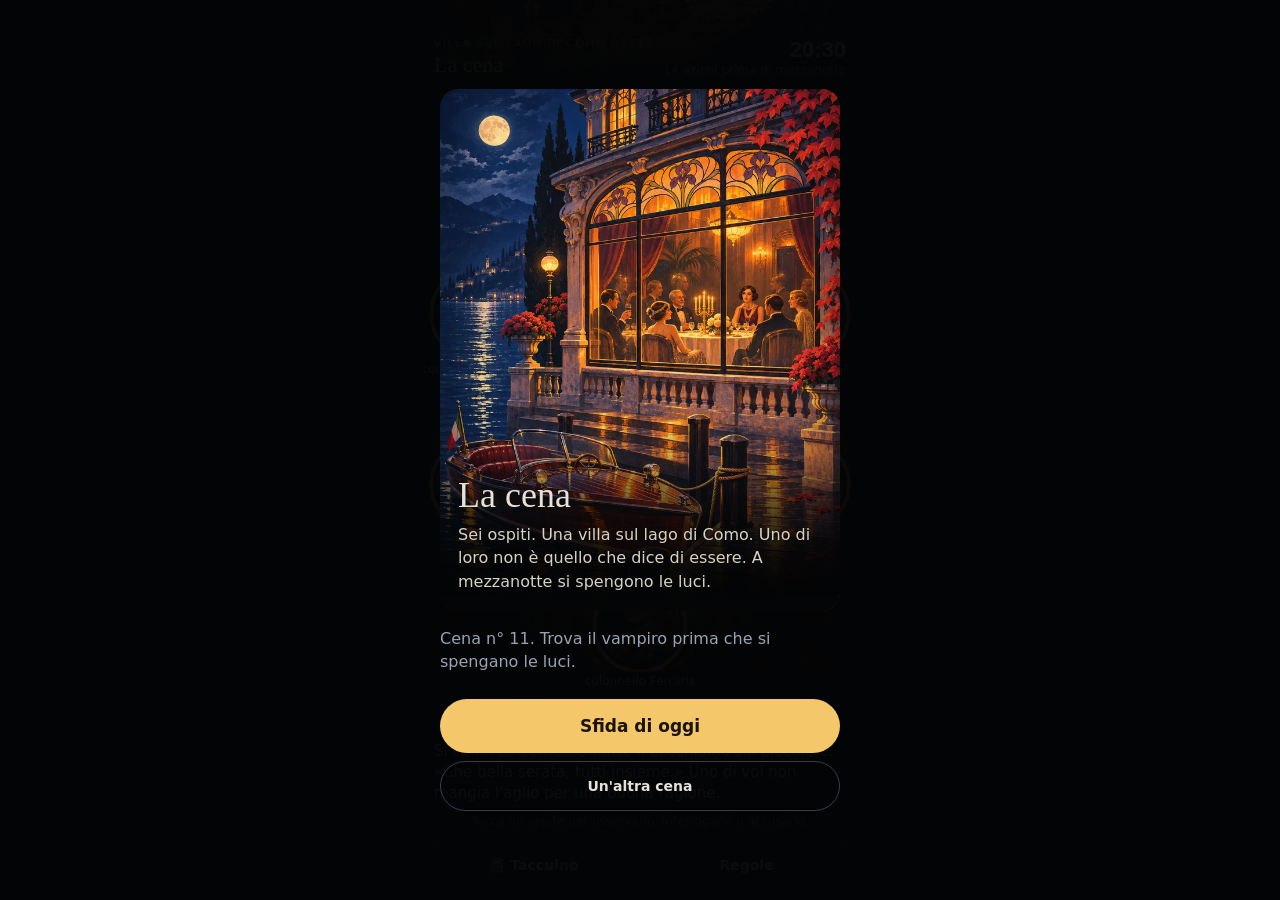
<file: games/la-cena/index.html>
<!DOCTYPE html>
<html lang="it">
<head>
<meta charset="utf-8">
<meta name="viewport" content="width=device-width,initial-scale=1,maximum-scale=1,user-scalable=no,viewport-fit=cover">
<meta name="theme-color" content="#07080b">
<title>La cena</title>
<link rel="icon" href="art/icon.webp"><link rel="apple-touch-icon" href="art/icon.webp">
<style>
:root{--bg:#07080b;--tx:#e6e2d8;--t2:#9aa3b2;--lamp:#f3c76a;--lamp3:#ffe2a0;--red:#ff5a4e;--ok:#7fd0a0}
*{box-sizing:border-box;-webkit-tap-highlight-color:transparent}
html,body{margin:0;background:var(--bg);color:var(--tx);font-family:Inter,system-ui,-apple-system,"Segoe UI",sans-serif;height:100%;overflow:hidden;overscroll-behavior:none}
#app{max-width:440px;margin:0 auto;height:100dvh;display:flex;flex-direction:column;user-select:none;-webkit-user-select:none}
#top{padding:10px 14px 8px;display:flex;justify-content:space-between;align-items:flex-end;border-bottom:1px solid #1a1f28;background:linear-gradient(180deg,rgba(7,8,11,.25),#07080b),#000 url(art/key.webp) center 62%/cover;min-height:86px}
#top b{font:500 22px/1.1 Georgia,serif;display:block}
#top small{font-size:11px;letter-spacing:.12em;text-transform:uppercase;color:var(--t2);display:block;margin-bottom:3px}
#clock{font:700 22px Inter,sans-serif;text-align:right}#clock.late{color:var(--red)}
#left{font-size:12px;color:var(--t2);text-align:right}
#table{flex:1;min-height:0;display:flex;justify-content:center;align-items:center;padding:4px}
#table svg{width:100%;height:100%;max-height:100%}
#table svg *{pointer-events:none}#table svg .g{pointer-events:all;cursor:pointer}
#msg{min-height:74px;max-height:140px;overflow-y:auto;padding:6px 14px;font-size:14px;line-height:1.4;border-top:1px solid #1a1f28;background:#0c0e12}
#msg .q{font-family:Georgia,serif;font-style:italic;color:#ece2c8}
#hint{padding:0 14px 4px;font-size:12px;color:#7f899b;text-align:center}
#ctrl{display:grid;grid-template-columns:1fr 1fr;gap:6px;padding:8px 10px max(10px,env(safe-area-inset-bottom))}
button{font:600 14px Inter,system-ui,sans-serif;background:#15181b;color:var(--tx);border:1px solid #2a2f34;border-radius:12px;min-height:50px;padding:6px}
button:disabled{opacity:.3}button.ready{border-color:var(--lamp);color:var(--lamp3)}
.sheet{position:fixed;left:0;right:0;bottom:0;z-index:8;max-width:440px;margin:0 auto;background:#12100c;border-top:1px solid #3a2e1e;border-radius:18px 18px 0 0;padding:14px 14px max(14px,env(safe-area-inset-bottom));box-shadow:0 -10px 40px rgba(0,0,0,.6)}
.sheet .hd{display:flex;gap:12px;align-items:center}.sheet .pt{width:64px;height:64px;border-radius:50%;border:2px solid #f3c76a;background:#2a2116;overflow:hidden}
.sheet h3{margin:0;font:500 21px Georgia,serif}.sheet .rl{font-size:13px;color:var(--t2)}
.facts{margin:10px 0;display:grid;gap:4px;font-size:13px}
.facts div{display:flex;gap:8px;align-items:baseline}.facts .s{color:#ff9a8a}.facts .n{color:#7fd0a0}.facts .h{color:#c9b892;font-style:italic}
.row3{display:grid;grid-template-columns:1fr 1fr 1fr;gap:6px}
.sig{display:grid;grid-template-columns:repeat(3,1fr);gap:6px;margin:0 0 8px}.sig.hide{display:none}.sig button{min-height:48px;font-size:12px;padding:4px;line-height:1.15}.sig button small{color:#9aa3b2}
.mk{display:flex;gap:6px;margin:8px 0}.mk button{flex:1;min-height:38px;font-size:12px}.mk button.on{border-color:var(--lamp);color:var(--lamp3);background:#221d10}
.ov{position:fixed;inset:0;background:rgba(4,5,6,.97);z-index:9;overflow-y:auto;display:flex;padding:20px}
.ov .box{margin:auto;max-width:400px;width:100%}
.ov h1{font:500 36px/1.05 Georgia,serif;margin:0 0 8px}.ov h2{font:500 26px/1.1 Georgia,serif;margin:0 0 8px}
.ov p{line-height:1.45;color:var(--t2)}.ov ul{padding-left:18px;color:#c9c4b8;font-size:14px;line-height:1.5}.ov li{margin-bottom:6px}.ov b{color:var(--tx)}
.main{width:100%;background:var(--lamp);color:#1a1408;border:0;font-size:17px;min-height:54px;border-radius:999px;margin-top:10px}
.sec{width:100%;background:none;border:1.5px solid #353e4d;border-radius:999px;margin-top:8px;min-height:50px}
.cover{height:58vh;border-radius:18px;background:#000 url(art/cover.webp) center/cover;box-shadow:inset 0 -150px 90px -30px #040506;display:flex;flex-direction:column;justify-content:flex-end;padding:18px}
table.nb{width:100%;border-collapse:collapse;font-size:13px;margin-top:8px}
table.nb th,table.nb td{border:1px solid #2a2f34;padding:5px 2px;text-align:center}
table.nb th{font-weight:500;color:var(--t2);font-size:16px}
table.nb td.nm{text-align:left;padding-left:6px;white-space:nowrap}
table.nb .y{color:#ff9a8a;font-weight:700}table.nb .no{color:#7fd0a0;font-weight:700}table.nb .hs{color:#c9b892}
table.nb tr.inn td{opacity:.45}
.score{font:500 44px Georgia,serif;color:var(--lamp)}
.hide{display:none!important}
</style>
</head>
<body>
<div id="app">
  <div id="top"><div><small id="sub">Villa sul lago di Como · 1923</small><b>La cena</b></div><div><div id="clock">20:30</div><div id="left"></div></div></div>
  <div id="table"></div>
  <div id="msg"></div>
  <div id="hint">Tocca un ospite per osservarlo, interrogarlo o accusarlo.</div>
  <div id="ctrl"><button id="bNote">📓 Taccuino</button><button id="bRules">Regole</button></div>
</div>

<div class="sheet hide" id="shG"><div class="hd"><div class="pt" id="gP"></div><div style="flex:1"><h3 id="gN"></h3><div class="rl" id="gR"></div></div><button id="gX" style="min-height:36px;width:36px;padding:0;border-radius:99px">✕</button></div>
  <div class="facts" id="gF"></div>
  <div class="mk"><button data-m="0">Nessuna idea</button><button data-m="1">Sospetto</button><button data-m="2">Innocente</button></div>
  <div class="sig hide" id="gSig"></div>
  <div class="row3"><button id="gO">👁 Osserva lui<br><small>scegli il segno</small></button><button id="gA">💬 Chiedigli dei vicini<br><small>due voci, forse false</small></button><button id="gJ" class="ready">☝ Accusa</button></div>
</div>

<div class="ov" id="ovCover"><div class="box">
  <div class="cover"><h1>La cena</h1><p style="margin:0;color:#d8d2c4">Sei ospiti. Una villa sul lago di Como. Uno di loro non è quello che dice di essere. A mezzanotte si spengono le luci.</p></div>
  <p id="cvTxt"></p>
  <button class="main" id="bDaily">Sfida di oggi</button><button class="sec" id="bRand">Un'altra cena</button>
</div></div>

<div class="ov hide" id="ovRules"><div class="box">
  <h2>Come si gioca</h2>
  <ul>
    <li>Tra i sei ospiti c'è un <b>vampiro</b>. Trovalo prima di mezzanotte.</li>
    <li>Il vampiro mostra <b>tutti e sei i segni</b>: 🧄 evita l'aglio, 🌙 è arrivato dopo il tramonto, 🧊 ha le mani gelide, 🐕 il cane gli ringhia, ✝ distoglie lo sguardo dal crocifisso, 🍷 non tocca il vino. Gli innocenti ne mostrano qualcuno, per mille ragioni normali, ma <b>mai tutti</b>.</li>
    <li>Quindi un ospite è innocente appena scopri <b>un segno che non ha</b>.</li>
    <li>Tocca un ospite. <b>Osserva</b>: scopri con certezza uno dei suoi segni. <b>Chiedi</b>: ti racconta un segno dei due vicini di tavola. Due informazioni al prezzo di una, ma <b>il vampiro mente su tutto</b>, e un innocente mente <b>su un solo segno</b> (ha qualcosa da nascondere: tocca a te capire quale).</li>
    <li>Alcuni segni si vedono solo più tardi: le <b>mani gelide</b> dalle 22:00, quando si balla; il <b>cane</b> dalle 22:30, quando lo liberano in giardino. Prima puoi solo sentirne parlare.</li>
    <li>Ogni azione costa un quarto d'ora. Alle 23:00 succede qualcosa.</li>
    <li>Quando sei sicuro, <b>accusa</b>. Più tempo resta, più punti. Se tutti gli altri sono provati innocenti, il bonus è pieno. Se sbagli, la cena finisce male.</li>
    <li>Il <b>taccuino</b> raccoglie tutto: segni visti con i tuoi occhi e cose dette (che possono essere false).</li>
  </ul>
  <button class="main" id="bRulesOk">A tavola</button>
</div></div>

<div class="ov hide" id="ovNote"><div class="box" style="margin-top:0">
  <h2>Il taccuino</h2>
  <p style="margin:0;font-size:13px"><span style="color:#ff9a8a">●</span> segno visto · <span style="color:#7fd0a0">○</span> segno che NON ha (quindi innocente) · <span style="color:#c9b892">"…"</span> detto da qualcuno</p>
  <div id="nbT"></div>
  <button class="main" id="bNoteOk">Torna a tavola</button>
</div></div>

<div class="ov hide" id="ovEnd"><div class="box">
  <h2 id="eT"></h2><div class="score" id="eS"></div><p id="eP"></p>
  <button class="main" id="bAgain">Un'altra cena</button><button class="sec" id="bSame">Rigioca questa</button>
</div></div>

<script>
const SIGNS=[
 {i:'🧄',n:'aglio',y:'Non tocca nemmeno un boccone dell\'arrosto all\'aglio.',no:'Fa il bis di arrosto all\'aglio.',sy:'evita l\'aglio',sn:'mangia l\'aglio'},
 {i:'🌙',n:'tramonto',y:'È arrivato a villa dopo il tramonto.',no:'Era qui già nel pomeriggio, a giocare a bocce.',sy:'è arrivato dopo il tramonto',sn:'era qui già di giorno'},
 {i:'🧊',n:'mani',y:'Ti stringe la mano: è gelida.',no:'Ti stringe la mano: è calda, quasi sudata.',sy:'ha le mani gelide',sn:'ha le mani calde'},
 {i:'🐕',n:'cane',y:'Il levriero di casa gli ringhia, a denti scoperti.',no:'Il levriero di casa gli si accuccia sui piedi.',sy:'non piace al cane',sn:'piace al cane'},
 {i:'✝',n:'crocifisso',y:'Distoglie lo sguardo dal crocifisso sopra il camino.',no:'Guarda il crocifisso del camino senza battere ciglio.',sy:'evita il crocifisso',sn:'guarda il crocifisso'},
 {i:'🍷',n:'vino',y:'Il suo bicchiere di vino è ancora pieno.',no:'Ha già finito il secondo bicchiere di Barbera.',sy:'non beve il vino',sn:'beve il vino'}];
const SI=i=>`<img src="art/s_${SIGNS[i].n}.png" alt="" style="width:22px;height:22px;vertical-align:-5px">`;
const GUESTS=[
 {n:'La contessa Ludovica',r:'padrona di casa, vedova',e:'👒'},{n:'Il colonnello Ferraris',r:'eroe del Carso',e:'🎖'},
 {n:'Il dottor Valli',r:'medico condotto',e:'🩺'},{n:'Mimì Sorel',r:'cantante d\'operetta',e:'🎭'},
 {n:'Il notaio Bersani',r:'esecutore del testamento',e:'📜'},{n:'Ettore',r:'giovane poeta squattrinato',e:'🖋'}];
const START=20*60+30,STEP=15,END=24*60,TURNS=(END-START)/STEP;
const UNLOCK={2:6,3:8}; // mani dalle 22:00, cane dalle 22:30
const locked=i=>UNLOCK[i]!=null&&S.turn<UNLOCK[i];
let SEED=1;function rnd(){SEED|=0;SEED=SEED+0x6D2B79F5|0;let t=Math.imul(SEED^SEED>>>15,1|SEED);t=t+Math.imul(t^t>>>7,61|t)^t;return((t^t>>>14)>>>0)/4294967296;}
const R=n=>Math.floor(rnd()*n);
const shuf=a=>{for(let i=a.length-1;i>0;i--){const j=R(i+1);[a[i],a[j]]=[a[j],a[i]];}return a;};
function todayN(){const d=new Date();return Math.floor((Date.UTC(d.getFullYear(),d.getMonth(),d.getDate())-Date.UTC(2026,10,25))/864e5)+1;}
let S,LAST=0,SEL=null;

function newGame(daily,seed){
  SEED=seed!=null?seed:(daily?todayN()*6151+3:(Date.now()%1e9));LAST=SEED;
  const seats=shuf([0,1,2,3,4,5]); // posto -> ospite
  const vamp=R(6);let liar;do{liar=R(6);}while(liar===vamp);
  const tr=[];for(let g=0;g<6;g++){if(g===vamp){tr.push([1,1,1,1,1,1]);continue;}
    const k=3+R(3);/* 3..5 segni */ const on=shuf([0,1,2,3,4,5]).slice(0,k);tr.push([0,1,2,3,4,5].map(i=>on.includes(i)?1:0));}
  S={daily:!!daily,turn:0,seats,vamp,liar,tr,seen:tr.map(()=>[null,null,null,null,null,null]),said:tr.map(()=>[]),mark:[0,0,0,0,0,0],out:[false,false,false,false,false,false],
     order:tr.map(()=>shuf([0,1,2,3,4,5])),over:false,log:[],faint:null,liarSign:R(6)};
  say('Si cena. La contessa batte il cucchiaino sul bicchiere: «Che bella serata, tutti insieme.» Uno di voi non mangia l\'aglio per una buona ragione.');
  render();
}
const nameOf=g=>GUESTS[g].n;
const seatOf=g=>S.seats.indexOf(g);
const neighbors=g=>{const p=seatOf(g);return[S.seats[(p+5)%6],S.seats[(p+1)%6]];};
function clock(t){const m=START+t*STEP;return String(Math.floor(m/60)%24).padStart(2,'0')+':'+String(m%60).padStart(2,'0');}
function say(html){S.log.unshift(html);S.log=S.log.slice(0,6);}
function proven(g){return S.seen[g].some(v=>v===0)||S.out[g];}
function act(kind,g,si){
  if(S.over)return;S.hl=[g];SEL=null;document.getElementById('shG').classList.add('hide');
  if(kind==='obs'){const i=si!=null?si:S.order[g].find(i=>S.seen[g][i]===null&&!locked(i));if(i==null||S.seen[g][i]!==null||locked(i)){say('Di '+nameOf(g)+' hai già visto tutto.');S.hl=[];return render();}
    const v=S.tr[g][i];S.seen[g][i]=v;say(`<b>${nameOf(g)}</b> · ${SI(i)} <span class="q">${v?SIGNS[i].y:SIGNS[i].no}</span>`+(v?'':' <span style="color:#7fd0a0">Innocente.</span>'));}
  if(kind==='ask'){const out=[];
    for(const h of neighbors(g)){if(S.out[h])continue;S.hl.push(h);const cand=[0,1,2,3,4,5].filter(i=>S.seen[h][i]===null&&!S.said[h].some(x=>x.by===g&&x.i===i));let i=cand.length?cand[R(cand.length)]:R(6);
      if(g===S.liar&&cand.includes(S.liarSign)&&rnd()<.5)i=S.liarSign;
      const lie=g===S.vamp||(g===S.liar&&i===S.liarSign);const claim=lie?1-S.tr[h][i]:S.tr[h][i];S.said[h].push({by:g,i,v:claim});out.push(`di ${nameOf(h).replace(/^(Il |La |Lo )/,'').replace(/^(contessa |colonnello |dottor |notaio )/,'')}: «${claim?SIGNS[i].sy:SIGNS[i].sn}»`);}
    say(out.length?`<b>${nameOf(g)}</b> ti racconta, a bassa voce, ${out.join('; e ')}. <span style="color:#9aa3b2">(Potrebbe mentire.)</span>`:`<b>${nameOf(g)}</b> non ha niente da dirti.`);}
  S.turn++;
  // contraddizioni
  if(S.turn===6)say('<b>22:00.</b> Il grammofono parte, si balla. Ora puoi stringere le mani a tutti: '+SI(2)+' mani gelide osservabili.');
  if(S.turn===8)say('<b>22:30.</b> Liberano il levriero in giardino, gira tra le sedie: '+SI(3)+' cane osservabile.');
  if(S.turn===10&&!S.faint){const cand=[0,1,2,3,4,5].filter(x=>x!==S.vamp&&!S.out[x]);const f=cand[R(cand.length)];S.out[f]=true;S.faint=f;
    say(`<span style="color:#ff9a8a">Alle 23:00 ${nameOf(f)} si accascia sulla poltrona, pallido, con due piccoli segni sul collo. È vivo, per ora. Di certo non è lui il vampiro.</span>`);}
  if(S.turn>=TURNS){return finish(null);}
  render();
}
function accuse(g){if(S.over)return;finish(g);}
function finish(g){
  S.over=true;document.getElementById('shG').classList.add('hide');
  const ok=g===S.vamp,left=TURNS-S.turn,proof=[0,1,2,3,4,5].every(x=>x===S.vamp||proven(x));
  const pts=ok?left*2+(proof?6:0)+4:0;
  let best=0;try{best=+localStorage.getItem('ce_best')||0;if(pts>best)localStorage.setItem('ce_best',pts);}catch(_){}
  document.getElementById('eT').textContent=g==null?'Mezzanotte':ok?'Smascherato':'Hai sbagliato';
  document.getElementById('eS').textContent=pts+' punti';
  const V=nameOf(S.vamp);
  document.getElementById('eP').innerHTML=(S.daily?`Cena n° ${todayN()}. `:'')+(g==null?`Le luci si spengono. Quando si riaccendono, manca qualcuno, e ${V} si pulisce le labbra col tovagliolo.`
    :ok?`${V} si alza lentamente. Il levriero ringhia. Poi la finestra si apre da sola, e di lui resta solo il mantello sulla sedia. ${proof?'Hai provato l\'innocenza di tutti gli altri: bonus pieno.':'Non avevi le prove per tutti: niente bonus.'} Tempo rimasto: ${left*15} minuti.`
    :`${nameOf(g)} ti guarda offeso. Il colpevole era ${V}, che ti sorride da dietro il bicchiere pieno.`)
    +` Il bugiardo innocente era ${nameOf(S.liar)}: mentiva solo su «${SIGNS[S.liarSign].n}». Record: ${Math.max(best,pts)}.`;
  {const oe=document.getElementById('ovEnd');oe.style.background=`linear-gradient(rgba(4,5,6,.35),rgba(4,5,6,.94) 55%),#000 url(art/${ok?'fine_si':'fine_no'}.webp) center top/cover`;}
  render();setTimeout(()=>document.getElementById('ovEnd').classList.remove('hide'),300);
}

/* ---------- disegno ---------- */
function render(){
  document.getElementById('clock').textContent=clock(S.turn);document.getElementById('clock').classList.toggle('late',S.turn>=TURNS-4);
  document.getElementById('left').textContent=`${TURNS-S.turn} azioni prima di mezzanotte`;
  const W=360,H=480;
  let s=`<svg viewBox="0 0 ${W} ${H}" xmlns="http://www.w3.org/2000/svg"><defs><radialGradient id="cd"><stop offset="0" stop-color="#f3c76a" stop-opacity=".35"/><stop offset="1" stop-color="#f3c76a" stop-opacity="0"/></radialGradient>${[0,1,2,3,4,5].map(g=>`<clipPath id="cp${g}"><circle r="34"/></clipPath>`).join('')}</defs>
  <image href="art/tavola.webp" x="0" y="0" width="${W}" height="${H}"/><rect x="0" y="0" width="${W}" height="${H}" fill="#000" opacity="${Math.min(.55,S.turn*.035)}"/>
  <circle cx="180" cy="205" r="${Math.max(20,60-S.turn*2.5)}" fill="url(#cd)"/>`;
  const pos=[[180,52],[316,160],[316,302],[180,420],[44,302],[44,160]];
  S.seats.forEach((g,p)=>{const [x,y]=pos[p],inn=proven(g),m=S.mark[g],fin=S.over&&g===S.vamp;
    const ring=fin?'#ff3b2f':SEL===g?'#8cc4ff':m===1?'#ff9a8a':inn||m===2?'#7fd0a0':'#f3c76a';
    s+=`<g><circle class="g" data-g="${g}" cx="${x}" cy="${y}" r="38" fill="#120e09" stroke="${ring}" stroke-width="${SEL===g?4:3}"/>
      <g transform="translate(${x} ${y})"><image href="art/g${g}.png" x="-34" y="-34" width="68" height="68" clip-path="url(#cp${g})" style="${S.out[g]?'filter:grayscale(1) brightness(.55)':''}"/></g>
      <rect x="${x-44}" y="${y+38}" width="88" height="15" rx="7" fill="#0b0806" opacity=".78"/><text x="${x}" y="${y+49}" text-anchor="middle" font-size="10" fill="#ecdcb8">${GUESTS[g].n.replace(/^(Il |La )/,'')}</text>`;
    const nseen=S.seen[g].filter(v=>v===1).length;if(nseen)s+=`<g><circle cx="${x+28}" cy="${y-28}" r="11" fill="#5a1410" stroke="#ff9a8a"/><text x="${x+28}" y="${y-24}" text-anchor="middle" font-size="11" font-weight="700" fill="#ffd0c8">${nseen}</text></g>`;
    if(inn)s+=`<circle cx="${x-28}" cy="${y-28}" r="11" fill="#0f2a1c" stroke="#7fd0a0"/><text x="${x-28}" y="${y-24}" text-anchor="middle" font-size="12" fill="#7fd0a0">✓</text>`;
    if(S.out[g])s+=`<text x="${x}" y="${y+6}" text-anchor="middle" font-size="22">🩸</text>`;
    if((S.hl||[]).includes(g))s+=`<circle cx="${x}" cy="${y}" r="45" fill="none" stroke="#ffe2a0" stroke-width="3" stroke-dasharray="6 5"><animate attributeName="stroke-opacity" values="1;.2;1" dur="1.2s" repeatCount="3"/></circle>`;
    s+='</g>';});
  s+='</svg>';
  const t=document.getElementById('table');t.innerHTML=s;
  t.querySelectorAll('.g').forEach(el=>el.addEventListener('click',()=>openG(+el.dataset.g)));
  document.getElementById('msg').innerHTML=S.log.map((l,i)=>`<div style="opacity:${i?0.5:1};margin-bottom:4px;${i?'font-size:12px':'font-size:15px'}">${l}</div>`).join('');
  if(SEL!=null)drawSheet();
}
function factsHTML(g){let h='';
  SIGNS.forEach((sg,i)=>{const v=S.seen[g][i];if(v===1)h+=`<div><span>${SI(i)}</span><span class="s">${sg.sy[0].toUpperCase()+sg.sy.slice(1)} (visto)</span></div>`;else if(v===0)h+=`<div><span>${SI(i)}</span><span class="n">${sg.sn[0].toUpperCase()+sg.sn.slice(1)} (visto): innocente</span></div>`;});
  for(const x of S.said[g])h+=`<div><span>${SI(x.i)}</span><span class="h">«${x.v?SIGNS[x.i].sy:SIGNS[x.i].sn}», secondo ${nameOf(x.by)}</span></div>`;
  return h||'<div style="color:#7f899b">Non sai ancora niente.</div>';}
function openG(g){if(S.over)return;SEL=g;drawSheet();document.getElementById('shG').classList.remove('hide');render();}
function drawSheet(){const g=SEL;document.getElementById('gSig').classList.add('hide');{const b=document.getElementById('gJ');b.dataset.arm='';b.innerHTML='☝ Accusa';}document.getElementById('gP').innerHTML=`<img src="art/g${g}.png" style="width:100%;height:100%;border-radius:50%;${S.out[g]?'filter:grayscale(1) brightness(.6)':''}">`;document.getElementById('gN').textContent=GUESTS[g].n;document.getElementById('gR').textContent=GUESTS[g].r;
  document.getElementById('gF').innerHTML=factsHTML(g);
  document.querySelectorAll('.mk button').forEach(b=>b.classList.toggle('on',+b.dataset.m===S.mark[g]));
  const done=![0,1,2,3,4,5].some(i=>S.seen[g][i]===null&&!locked(i));document.getElementById('gO').disabled=S.over||done||S.out[g];document.getElementById('gA').disabled=S.over||S.out[g];document.getElementById('gJ').disabled=S.over||S.out[g];}
function noteHTML(){let h='<table class="nb"><tr><th></th>'+SIGNS.map((s,i)=>`<th>${SI(i)}</th>`).join('')+'</tr>';
  for(const g of S.seats){h+=`<tr class="${proven(g)?'inn':''}"><td class="nm"><img src="art/g${g}.png" style="width:24px;height:24px;vertical-align:-7px"> ${GUESTS[g].n.replace(/^(Il |La )/,'').split(' ').slice(-1)[0]}${proven(g)?' ✅':''}</td>`;
    SIGNS.forEach((sg,i)=>{const v=S.seen[g][i];const hs=S.said[g].filter(x=>x.i===i);
      h+=`<td>${v===1?'<span class="y">●</span>':v===0?'<span class="no">○</span>':hs.length?`<span class="hs">${hs.map(x=>x.v?'●':'○').join('')}"</span>`:''}</td>`;});
    h+='</tr>';}
  return h+'</table>';}

document.getElementById('gX').onclick=()=>{SEL=null;document.getElementById('shG').classList.add('hide');render();};
document.getElementById('gO').onclick=()=>{const el=document.getElementById('gSig');if(!el.classList.contains('hide')){el.classList.add('hide');return;}
  const g=SEL;el.innerHTML=SIGNS.map((sg,i)=>{const v=S.seen[g][i],lk=locked(i);
    return `<button data-i="${i}" ${v!==null||lk?'disabled':''}>${SI(i)} ${sg.n}<br><small>${v!==null?'già visto':lk?'dalle '+clock(UNLOCK[i]):'osserva'}</small></button>`;}).join('');
  el.querySelectorAll('button').forEach(b=>b.onclick=()=>act('obs',SEL,+b.dataset.i));el.classList.remove('hide');};
document.getElementById('gA').onclick=()=>act('ask',SEL);
document.getElementById('gJ').onclick=()=>{const b=document.getElementById('gJ');if(b.dataset.arm==='1'){b.dataset.arm='';accuse(SEL);}else{b.dataset.arm='1';b.innerHTML='Sicuro?<br><small>tocca ancora</small>';}};
document.querySelectorAll('.mk button').forEach(b=>b.onclick=()=>{S.mark[SEL]=+b.dataset.m;drawSheet();render();});
document.getElementById('bNote').onclick=()=>{document.getElementById('nbT').innerHTML=noteHTML();document.getElementById('ovNote').classList.remove('hide');};
document.getElementById('bNoteOk').onclick=()=>document.getElementById('ovNote').classList.add('hide');
document.getElementById('bRules').onclick=()=>{document.getElementById('bRulesOk').textContent='Torna a tavola';document.getElementById('ovRules').classList.remove('hide');};
document.getElementById('bRulesOk').onclick=()=>document.getElementById('ovRules').classList.add('hide');
const start=d=>{document.getElementById('ovCover').classList.add('hide');newGame(d);document.getElementById('ovRules').classList.remove('hide');};
document.getElementById('bDaily').onclick=()=>start(true);
document.getElementById('bRand').onclick=()=>start(false);
document.getElementById('bAgain').onclick=()=>{document.getElementById('ovEnd').classList.add('hide');SEL=null;newGame(false);};
document.getElementById('bSame').onclick=()=>{document.getElementById('ovEnd').classList.add('hide');SEL=null;newGame(S.daily,LAST);};
document.getElementById('cvTxt').innerHTML=`Cena n° ${todayN()}. Trova il vampiro prima che si spengano le luci.`;
newGame(true);
window._S=()=>S;window._act=act;window._acc=accuse;window._new=newGame;window._proven=proven;window._locked=locked;
</script>
<script id="sh-skip">(function(){if(!/[?&]play\b/.test(location.search))return;const k='sh_rules_la-cena';let seen=null;try{seen=localStorage.getItem(k);localStorage.setItem(k,'1');}catch(e){}
const c=id=>{const e=document.getElementById(id);if(e)e.click();};setTimeout(()=>{c('bDaily');if(seen)c('bRulesOk');},0);})();</script>
</body>
</html>
</file>
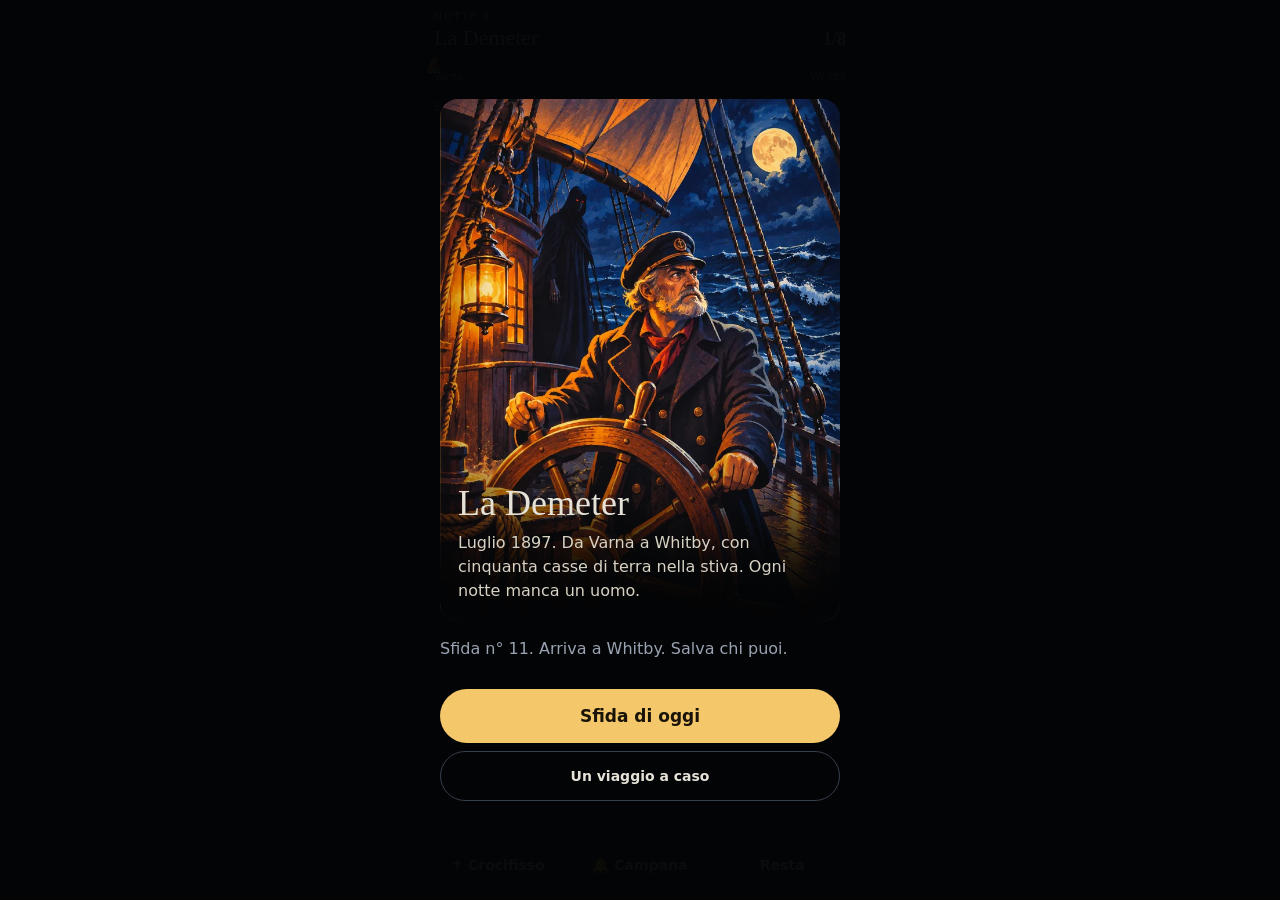
<file: games/la-demeter/index.html>
<!DOCTYPE html>
<html lang="it">
<head>
<meta charset="utf-8">
<meta name="viewport" content="width=device-width,initial-scale=1,maximum-scale=1,user-scalable=no,viewport-fit=cover">
<meta name="theme-color" content="#07080b">
<title>La Demeter</title>
<link rel="icon" href="art/icon.webp"><link rel="apple-touch-icon" href="art/icon.webp">
<style>
:root{--bg:#07080b;--tx:#e6e2d8;--t2:#9aa3b2;--lamp:#f3c76a;--lamp3:#ffe2a0;--red:#ff5a4e;--moon:#8cc4ff;--sea:#0b1a26}
*{box-sizing:border-box;-webkit-tap-highlight-color:transparent}
html,body{margin:0;background:var(--bg);color:var(--tx);font-family:Inter,system-ui,-apple-system,"Segoe UI",sans-serif;height:100%;overflow:hidden}
#app{max-width:440px;margin:0 auto;height:100dvh;display:flex;flex-direction:column;user-select:none;-webkit-user-select:none}
#top{padding:10px 14px 6px;border-bottom:1px solid #1a1f28}
#top .row{display:flex;justify-content:space-between;align-items:flex-end;gap:8px}
#top b.t{font:500 22px/1.1 Georgia,serif}
#top small{display:block;font-size:11px;letter-spacing:.12em;text-transform:uppercase;color:var(--t2);margin-bottom:3px}
#route{margin-top:6px;position:relative;height:30px}
#route .line{position:absolute;left:0;right:0;top:8px;height:2px;background:#262d39}
#route .done{position:absolute;left:0;top:8px;height:2px;background:var(--moon)}
#route .ship{position:absolute;top:0;font-size:15px;transform:translateX(-50%)}
#route .end{position:absolute;right:0;top:15px;font-size:10px;color:var(--t2)}
#route .start{position:absolute;left:0;top:15px;font-size:10px;color:var(--t2)}
#stats{display:flex;gap:12px;padding:6px 14px;font-size:13px;color:var(--t2)}
#stats b{color:var(--tx)}
#board{flex:1;min-height:0;display:flex;justify-content:center;padding:2px 8px}
#board svg{height:100%;width:100%;display:block}
#board svg *{pointer-events:none}#board svg .room{pointer-events:all;cursor:pointer}
#storm{margin:2px 10px 0;padding:8px 10px;border-radius:10px;background:#221d10;border:1.5px solid #f3c76a;color:#ffe2a0;font-size:14px;text-align:center}#storm.urg{background:#3a0f0b;border-color:#ff5a4e;color:#ffd0c8;animation:pulse 1s infinite alternate}#storm.ok{background:#0f2a1c;border-color:#7fd0a0;color:#cfeedd}@keyframes pulse{to{opacity:.65}}
#tasks{display:flex;flex-wrap:wrap;gap:5px;padding:2px 10px 4px}#tasks .tk.done span{display:none}#tasks .tk{display:flex;align-items:center;gap:4px;background:#1a1408;border:1.5px solid #f3c76a;border-radius:8px;padding:2px 7px 2px 3px;font-size:11px;color:#ffe2a0;white-space:nowrap}#tasks .tk img{width:22px;height:22px}#tasks .tk.done{border-color:#3a4a3a;color:#7fd0a0;opacity:.6;text-decoration:line-through}
.evc{display:flex;gap:12px;align-items:center;margin-top:10px;padding:12px;border-radius:14px;background:#1a1f28;border:1px solid #353e4d}.evc img{width:54px;height:54px}.evc b{display:block;font:500 20px Georgia,serif;color:#e6e2d8}.evc span{font-size:14px;color:#9aa3b2;line-height:1.4}
.tl{display:flex;gap:10px;align-items:center;padding:8px 10px;margin-bottom:6px;border-radius:10px;background:#1a1408;border:1.5px solid #f3c76a}.tl img{width:36px;height:36px}.tl b{display:block;color:#ffe2a0}.tl span{font-size:13px;color:#c9b892}
#msg{min-height:40px;padding:4px 14px;text-align:center;font-size:13px;font-style:italic;line-height:1.35}
#ctrl{display:grid;grid-template-columns:1fr 1fr 1fr;gap:6px;padding:0 10px max(10px,env(safe-area-inset-bottom))}
button{font:600 14px Inter,system-ui,sans-serif;background:#15181b;color:var(--tx);border:1px solid #2a2f34;border-radius:12px;min-height:50px;padding:6px}
button:disabled{opacity:.3}button.ready{border-color:var(--lamp);color:var(--lamp3)}
.ov{position:fixed;inset:0;background:rgba(4,5,6,.97);z-index:9;overflow-y:auto;display:flex;padding:20px}
.ov .box{margin:auto;max-width:400px;width:100%}
.ov h1{font:500 36px/1.05 Georgia,serif;margin:0 0 8px}.ov h2{font:500 26px/1.1 Georgia,serif;margin:0 0 8px}
.ov p{line-height:1.5;color:var(--t2)}.ov ul{padding-left:18px;color:#c9c4b8;font-size:14px;line-height:1.5}.ov li{margin-bottom:6px}.ov b{color:var(--tx)}
.log{background:#efe6d0 url(art/carta.webp) center/cover;color:#2a2116;border-radius:6px;padding:16px 18px;font:italic 16px/1.5 Georgia,serif;box-shadow:0 10px 30px rgba(0,0,0,.5)}
.log .d{font:600 12px Inter,sans-serif;letter-spacing:.12em;text-transform:uppercase;color:#7a6a50;font-style:normal;margin-bottom:6px}
.main{width:100%;background:var(--lamp);color:#1a1408;border:0;font-size:17px;min-height:54px;border-radius:999px;margin-top:12px}
.sec{width:100%;background:none;border:1.5px solid #353e4d;border-radius:999px;margin-top:8px;min-height:50px}
.choice{display:grid;gap:8px;margin-top:10px}
.choice button{text-align:left;padding:11px 14px;min-height:auto;line-height:1.35;font-weight:400}
.choice button b{display:block;font-size:15px;margin-bottom:2px}
.choice button.on{border-color:var(--lamp);background:#221d10}
.cover{height:58vh;border-radius:18px;background:#000 url(art/cover.webp) center/cover;box-shadow:inset 0 -140px 90px -30px #040506;display:flex;flex-direction:column;justify-content:flex-end;padding:18px}
.score{font:500 44px Georgia,serif;color:var(--lamp)}
.hide{display:none!important}
</style>
</head>
<body>
<div id="app">
  <div id="top">
    <div class="row"><div><small id="phase">Notte 1</small><b class="t">La Demeter</b></div><div style="text-align:right"><div id="turn" style="font:700 18px Inter">1/8</div><div style="font-size:12px;color:var(--t2)" id="room"></div></div></div>
    <div id="route"><div class="line"></div><div class="done" id="rDone"></div><div class="ship" id="rShip">⛵</div><span class="start">Varna</span><span class="end">Whitby</span></div>
  </div>
  <div id="stats"><span>Equipaggio <b id="sCrew">6</b></span><span>Crocifisso <b id="sCross">2</b></span><span>Casse in mare <b id="sBox">0</b></span></div>
  <div id="tasks"></div>
  <div id="storm" class="hide"></div>
  <div id="board"></div>
  <div id="msg"></div>
  <div id="ctrl"><button id="bCross">✝ Crocifisso</button><button id="bBell">🔔 Campana</button><button id="bWait">Resta</button></div>
</div>

<div class="ov" id="ovCover"><div class="box">
  <div class="cover"><h1>La Demeter</h1><p style="margin:0;color:#d8d2c4">Luglio 1897. Da Varna a Whitby, con cinquanta casse di terra nella stiva. Ogni notte manca un uomo.</p></div>
  <p id="cvTxt"></p>
  <button class="main" id="bDaily">Sfida di oggi</button><button class="sec" id="bRand">Un viaggio a caso</button>
</div></div>

<div class="ov hide" id="ovRules" style="z-index:10"><div class="box">
  <h2>Come si gioca</h2>
  <ul>
    <li>Sei il <b>capitano</b>. La nave è vista in sezione: la prua in alto, a sinistra la coperta, al centro sottocoperta, a destra la stiva.</li>
    <li><b>Di notte</b>, dodici turni. Tocca una stanza vicina per spostarti. Qualcosa esce dalle casse e dà la caccia a chi è più vicino. Lo vedi solo quando è nella tua stanza o in una accanto; altrimenti lo senti.</li>
    <li>Se vi trovate nella stessa stanza, il <b>crocifisso</b> si usa da solo: lo respinge e lo ferma per un turno. Ne hai pochissimi, e senza crocifissi è finita.</li>
    <li>La <b>campana</b>, dalla coperta, lo attira al ponte per due turni. Chi si trova lì...</li>
    <li>Ogni notte vuole un uomo. Quando lo prende si nutre per tre turni, poi torna sazio nelle casse. Se glielo strappi col crocifisso, invece, è furioso e <b>cerca te</b> per il resto della notte. Se non c'è più nessun altro a bordo, cerca solo te. Ogni tanto si ferma ad annusare l'aria; quando è furioso sale la nebbia, e a volte è più veloce. Ma <b>meno equipaggio, nave più lenta</b>: più notti prima di Whitby.</li>
    <li><b>Ogni notte c'è da fare:</b> correggere la rotta al timone, ricucire una vela, riaccendere il fanale, pompare una falla in stiva. Vai nella stanza e tocca <b>Lavora</b>. Ogni lavoro fatto fa avanzare la nave: è l'unico modo per arrivare. Una falla lasciata aperta la rallenta. Chiuso in cabina, a Whitby non ci arrivi.</li>
    <li>Quando senti un grido, <b>corri</b>. Se hai un crocifisso, tocca la stanza dove si nutre: entri col crocifisso alzato e <b>salvi</b> il marinaio. Senza crocifisso, in una stanza con lui non entri.</li>
    <li><b>Ogni notte ha un imprevisto</b>: nebbia, luna piena, il primo ufficiale impazzito, i topi, vento in poppa, il lupo. Te lo dico prima che scenda il buio.</li>
    <li><b>Di giorno</b> scegli due cose: gettare in mare una cassa (ogni tre si sveglia un turno più tardi), sbarrare un boccaporto, pregare per un crocifisso.</li>
    <li><b>L'ultima notte c'è la tempesta.</b> Niente lavori: all'alba devi essere al <b>timone</b>, in coperta a poppa, altrimenti la nave si schianta. Un avviso in alto ti conta i turni.</li>
    <li>Punti: marinai vivi ×3, marinai salvati ×2, casse in mare ×1, più un bonus se arrivi in poche notti.</li>
  </ul>
  <button class="main" id="bRulesOk">Si salpa</button>
</div></div>

<div class="ov hide" id="ovStorm" style="z-index:11;background:linear-gradient(rgba(4,5,6,.35),rgba(4,5,6,.92) 70%),#000 url(art/tempesta.webp) center top/cover"><div class="box" style="text-align:center">
  <div style="font-size:12px;letter-spacing:.14em;text-transform:uppercase;color:#ff8a7e">L'ultima notte</div>
  <h1 style="margin-top:6px">La tempesta</h1>
  <p style="font-size:17px;color:#e6e2d8">Whitby è davanti a voi, ma il mare vi spinge sugli scogli.</p>
  <div style="margin:18px 0;padding:16px;border:2px solid #f3c76a;border-radius:14px;background:#221d10">
    <img src="art/i_bussola.png" alt="" style="width:64px;height:64px">
    <div style="font:600 19px/1.35 Inter,sans-serif;color:#ffe2a0;margin-top:6px">All'alba devi essere al TIMONE.</div>
    <div style="color:#c9c4b8;margin-top:6px;font-size:14px">Se alla fine della notte non ci sei, la nave si schianta. Il timone è in coperta, in fondo a poppa: lo trovi segnato in oro.</div>
  </div>
  <button class="main" id="bStormOk">Vado al timone</button>
</div></div>
<div class="ov hide" id="ovNight" style="z-index:10;background:linear-gradient(rgba(4,5,6,.7),rgba(4,5,6,.94)),#000 url(art/r_ponte.webp) center/cover"><div class="box">
  <div style="font-size:12px;letter-spacing:.14em;text-transform:uppercase;color:#9aa3b2" id="nN"></div>
  <div class="evc"><img id="nEi" alt=""><div><b id="nEn"></b><span id="nEd"></span></div></div>
  <h2 style="margin-top:18px">Stanotte c'è da fare</h2>
  <p style="margin:0 0 8px;font-size:14px">Vai nella stanza e tocca <b>Lavora</b>. Ogni lavoro fatto spinge la nave verso Whitby. Sulla nave li trovi in un <b style="color:#f3c76a">riquadro dorato</b>.</p>
  <div id="nT"></div>
  <button class="main" id="bNightOk">Al lavoro</button>
</div></div>
<div class="ov hide" id="ovDay" style="background:linear-gradient(rgba(4,5,6,.55),rgba(4,5,6,.88)),#000 url(art/alba.webp) center/cover"><div class="box">
  <div class="log"><div class="d" id="logD"></div><div id="logT"></div></div>
  <p style="margin:16px 0 0"><b>Prima del buio</b> puoi fare due cose. <span id="dayLeft"></span></p>
  <div id="dayMap" style="margin-top:10px"></div>
  <div class="choice" id="dayCh"></div>
  <button class="main" id="bNight">Scende la notte</button>
</div></div>

<div class="ov hide" id="ovEnd"><div class="box">
  <h2 id="eT"></h2><div class="score" id="eS"></div><div class="log" style="margin-top:10px"><div class="d" id="eD"></div><div id="eP"></div></div>
  <button class="main" id="bAgain">Un altro viaggio</button><button class="sec" id="bSame">Riprova lo stesso</button>
</div></div>

<script>
const ROOMS={
  prua:{n:'Prua',d:0,p:0},trinchetto:{n:'Albero di trinchetto',d:0,p:1},ponte:{n:'Ponte',d:0,p:2},maestro:{n:'Albero maestro',d:0,p:3},timone:{n:'Timone',d:0,p:4},
  alloggi:{n:'Alloggi',d:1,p:0},cambusa:{n:'Cambusa',d:1,p:1},corridoio:{n:'Corridoio',d:1,p:2},veleria:{n:'Deposito vele',d:1,p:3},cabina:{n:'Cabina del capitano',d:1,p:4},
  stiva1:{n:'Stiva di prua',d:2,p:0},casse1:{n:'Le casse',d:2,p:1},casse2:{n:'Le casse',d:2,p:2},casse3:{n:'Le casse',d:2,p:3},stiva2:{n:'Stiva di poppa',d:2,p:4}};
const EDGES=[['prua','trinchetto'],['trinchetto','ponte'],['ponte','maestro'],['maestro','timone'],['alloggi','cambusa'],['cambusa','corridoio'],['corridoio','veleria'],['veleria','cabina'],
  ['stiva1','casse1'],['casse1','casse2'],['casse2','casse3'],['casse3','stiva2'],
  ['prua','alloggi'],['ponte','corridoio'],['maestro','veleria'],['timone','cabina'],
  ['alloggi','stiva1'],['cambusa','casse1'],['corridoio','casse2'],['cabina','stiva2']];
const HATCH={'alloggi|stiva1':'Il boccaporto degli alloggi','cambusa|casse1':'Il boccaporto della cambusa','casse2|corridoio':'Il boccaporto del corridoio','cabina|stiva2':'Il boccaporto della cabina'};
const RIMG={prua:'prua',trinchetto:'trinchetto',ponte:'ponte',maestro:'maestro',timone:'timone',alloggi:'alloggi',cambusa:'cambusa',corridoio:'corridoio',veleria:'veleria',cabina:'cabina',stiva1:'stiva',stiva2:'stiva',casse1:'casse',casse2:'casse',casse3:'casse'};
const TICON={vela:'vela',fanale:'fanale',rotta:'bussola',falla:'pompa',acqua:'barile',cime:'cime',trinchetto:'pennone'};
const EVENTS={
  calma:{n:'Mare calmo',i:'ancora',d:'Una notte come le altre. Per ora.'},
  nebbia:{n:'Nebbia fitta',i:'fanale',d:'Vedi solo la stanza dove sei. Lui lo senti, ma non lo vedi arrivare.'},
  luna:{n:'Luna piena',i:'bussola',d:'Il chiaro di luna entra dai boccaporti: vedi fino a due stanze di distanza.'},
  ufficiale:{n:'Il primo ufficiale è impazzito',i:'cassa',d:'Uno degli uomini, cerchiato in giallo, scende verso le casse per aprirle. Se ci arriva, lui si sveglia subito. Raggiungilo per fermarlo.'},
  topi:{n:'I topi',i:'cime',d:'Hanno rosicchiato mezza nave: stanotte c\'è un lavoro in più.'},
  vento:{n:'Vento in poppa',i:'vela',d:'Ogni lavoro si fa in un turno solo, e la nave corre di più.'},
  lupo:{n:'Il lupo',i:'crocifisso',d:'Stanotte ha la forma di un lupo: a volte fa due stanze in un turno. Ma il crocifisso lo tiene lontano più a lungo.'}};
const ek=(a,b)=>[a,b].sort().join('|');
const NAMES=['Olgaren','Petrof','Ivanescu','Mirko','Andrej','Stefan','Dimitri','Vasile'];
const TURNS=12,GOAL=10;
const TASKS={vela:{room:'maestro',n:'Una vela strappata',i:'⛵',need:1,done:'Ricuci la vela. La nave riprende vento.'},fanale:{room:'prua',n:'Il fanale spento',i:'🏮',need:1,done:'Riaccendi il fanale di prua.'},
  rotta:{room:'timone',n:'La rotta da correggere',i:'🧭',need:1,done:'Correggi la rotta. La bussola torna a nord-ovest.'},falla:{room:null,n:'Una falla',i:'💧',need:2,done:'Hai pompato fuori l\'acqua. La falla tiene.'},
  acqua:{room:'cambusa',n:'L\'acqua da razionare',i:'🛢',need:1,done:'Razioni l\'acqua. Gli uomini bevono e tornano al lavoro.'},
  cime:{room:'veleria',n:'Le cime da sostituire',i:'🪢',need:2,done:'Cime nuove sulle manovre. Reggeranno.'},
  trinchetto:{room:'trinchetto',n:'Il pennone incastrato',i:'⚓',need:1,done:'Sblocchi il pennone di trinchetto.'}};
let SEED=1;function rnd(){SEED|=0;SEED=SEED+0x6D2B79F5|0;let t=Math.imul(SEED^SEED>>>15,1|SEED);t=t+Math.imul(t^t>>>7,61|t)^t;return((t^t>>>14)>>>0)/4294967296;}
const Rn=n=>Math.floor(rnd()*n);
function todayN(){const d=new Date();return Math.floor((Date.UTC(d.getFullYear(),d.getMonth(),d.getDate())-Date.UTC(2026,10,25))/864e5)+1;}
let S,msgs=[],LAST=0;

function nb(r){const o=[];for(const [a,b] of EDGES){if(S&&S.barred.has(ek(a,b)))continue;if(a===r)o.push(b);else if(b===r)o.push(a);}return o;}
function bfs(from){const d={[from]:0},q=[from];while(q.length){const r=q.shift();for(const n of nb(r))if(!(n in d)){d[n]=d[r]+1;q.push(n);}}return d;}
const dist=(a,b)=>bfs(a)[b]??99;

function newGame(daily,seed){
  SEED=seed!=null?seed:(daily?todayN()*7907+11:(Date.now()%1e9));LAST=SEED;
  const names=NAMES.slice().sort(()=>rnd()-.5).slice(0,6);
  S={daily:!!daily,night:0,turn:0,progress:0,cross:1,boxes:0,barred:new Set(),dayBar:null,p:'cabina',crew:names.map((n,i)=>({n,alive:true,pi:i})),
     dr:null,bell:0,over:false,storm:false,log:[],nightLost:[],seen:{}};
  startDay('Varna, 6 luglio. Carichiamo l\'ultima merce: cinquanta casse di terra, per un certo signor Billington di Whitby. L\'equipaggio è di buon umore. Si salpa col vento a favore.',true);
}
function posts(){ // dove dormono o fanno la guardia i marinai, ogni notte
  const alive=S.crew.filter(c=>c.alive).sort(()=>rnd()-.5);const pool=['prua','trinchetto','ponte','maestro','alloggi','alloggi','cambusa','corridoio','veleria','stiva1','stiva2'];
  alive.forEach((c,i)=>c.room=i===0?'timone':pool[Rn(pool.length)]);
}
function startNight(){
  document.getElementById('ovDay').classList.add('hide');
  S.night++;S.turn=1;S.bell=0;S.p='cabina';S.nightLost=[];S.crossOn=false;
  if(S.dayBar)S.barred=new Set([S.dayBar]);else S.barred=new Set();S.dayBar=null;
  S.storm=S.progress>=GOAL;
  posts();
  S.wake=2+Math.min(2,Math.floor(S.boxes/3));
  {const pool=['vela','fanale','acqua','cime','trinchetto'].sort(()=>rnd()-.5);S.tasks=[{k:'rotta'},{k:pool[0]},{k:pool[1]}];if(rnd()<.7||S.night>=3)S.tasks.push({k:'falla',room:rnd()<.5?'stiva1':'stiva2'});else S.tasks.push({k:pool[2]});
   S.tasks.forEach(t=>{t.room=t.room||TASKS[t.k].room;t.prog=0;t.done=false;});}
  S.dr={room:['casse1','casse2','casse3'][Rn(3)],out:false,eat:0,stun:0,step:0,hunt:false};
  {const pool=['nebbia','luna','ufficiale','topi','vento','lupo'].filter(e=>e!==S.lastEv);S.ev=S.night===1?'calma':pool[Rn(pool.length)];S.lastEv=S.ev;}
  if(S.ev==='topi'){const ex=['vela','fanale','acqua','cime','trinchetto'].find(k=>!S.tasks.some(t=>t.k===k));if(ex)S.tasks.push({k:ex,room:TASKS[ex].room,prog:0,done:false});}
  S.crew.forEach(c=>c.mad=false);
  if(S.ev==='ufficiale'){const cand=S.crew.filter(c=>c.alive&&c.room!=='timone'&&ROOMS[c.room].d<2);if(cand.length){const m=cand[Rn(cand.length)];m.mad=true;}else S.ev='calma';}
  if(S.storm){S.tasks=[];S.ev='calma';document.getElementById('ovStorm').classList.remove('hide');}
  else showNight();
  msgs=[S.storm?'La tempesta. All\'alba devi essere al TIMONE, in coperta a poppa.':'Scende la notte. '+EVENTS[S.ev].n+'.'];
  render();
}
function need(t){return S.ev==='vento'?1:TASKS[t.k].need;}
function showNight(){
  const E=EVENTS[S.ev];document.getElementById('nN').textContent=`Notte ${S.night} · ${S.night===1?'la prima':'l\'imprevisto di stanotte'}`;
  document.getElementById('nEi').src=`art/i_${E.i}.png`;document.getElementById('nEn').textContent=E.n;document.getElementById('nEd').textContent=E.d;
  document.getElementById('nT').innerHTML=S.tasks.map(t=>`<div class="tl"><img src="art/i_${TICON[t.k]}.png" alt=""><div><b>${TASKS[t.k].n}</b><span>${ROOMS[t.room].n}${need(t)>1?' · due turni':''}</span></div></div>`).join('');
  document.getElementById('ovNight').classList.remove('hide');}
function taskHere(){return (S.tasks||[]).find(t=>t.room===S.p&&!t.done);}
function drVisible(){return S.dr&&S.dr.out&&!S.dr.sated;}
function lit(r){if(S.ev==='nebbia'&&!S.storm)return r===S.p;if(S.ev==='luna')return (bfs(S.p)[r]??99)<=2;return r===S.p||nb(S.p).includes(r);}
function act(kind,arg){
  if(S.over)return;msgs=[];S.crossOn=false;
  if(kind==='move'){if(!nb(S.p).includes(arg))return;
    const D=S.dr;if(D.out&&!D.sated&&D.room===arg){
      if(S.cross<=0&&lit(arg)){msgs=['Lì dentro c\'è lui, e non hai più crocifissi. Non ci entri.'];return render();}
      if(S.cross<=0)return lose('Apri la porta al buio. È lì, alto e magro. E non hai più un crocifisso.');
      if(D.victim)return act('rescue');
      S.cross--;S.p=arg;const back=nb(arg).filter(n=>n!==S.p);D.room=back.length?back[Rn(back.length)]:D.room;D.stun=S.ev==='lupo'?2:1;msgs.push(lit(arg)?'Entri col crocifisso alzato. Arretra, sibila, e sparisce nel buio.':'Apri la porta e te lo trovi davanti. Il crocifisso è già nella tua mano: arretra, sibila, e sparisce nel buio.');
    }else S.p=arg;
    {const t=taskHere();if(t)msgs.push(`Qui c'è da fare: ${TASKS[t.k].n.toLowerCase()}. Tocca «Lavora».`);}}
  if(kind==='cross'){if(S.cross<=0)return;S.cross--;S.crossOn=true;msgs.push('Stringi il crocifisso e aspetti.');}
  if(kind==='bell'){if(ROOMS[S.p].d!==0)return;S.bell=2;msgs.push('Suoni la campana del ponte. Il rintocco scende fino alla stiva.');}
  if(kind==='wait')msgs.push('Resti fermo, in ascolto.');
  if(kind==='work'){const t=taskHere();if(!t)return;t.prog++;if(t.prog>=need(t)){t.done=true;msgs.push(TASKS[t.k].done);}else msgs.push('Ci vuole ancora un turno. L\'acqua è alta.');}
  if(kind==='rescue'){const D=S.dr,v=D.victim;if(!v||S.cross<=0)return;S.cross--;S.p=D.room;v.dying=false;D.victim=null;D.eat=0;D.stun=2;const back=nb(D.room).filter(n=>n!==S.p);D.room=back.length?back[Rn(back.length)]:D.room;D.hunt=true;msgs.push(`Entri col crocifisso alzato. Lui si ritrae nel buio. ${v.n} è vivo, bianco come un lenzuolo. Ma adesso è furioso, e cerca te.`);S.saved=(S.saved||0)+1;}
  // se entri tu nella sua stanza
  if(S.dr.out&&!S.dr.sated&&S.dr.room===S.p&&!S.crossOn)return lose('È lì, alto e magro, e non hai più un crocifisso.');
  madTurn();crewWander();
  draculaTurn();
  if(S.over)return;
  S.turn++;
  if(S.turn>TURNS)return dawn();
  hints();render();
}
function madTurn(){const m=S.crew.find(c=>c.mad&&c.alive);if(!m)return;
  if(m.room===S.p){m.mad=false;msgs.push(`Afferri ${m.n} per le spalle. Ti guarda come se si svegliasse adesso. Torna in branda.`);return;}
  if(m.room.startsWith('casse')){m.mad=false;const D=S.dr;msgs.push(`Un colpo di martello, giù in stiva: ${m.n} ha aperto una cassa.`);if(!D.out){D.out=true;D.room=m.room;S.seen.wake=1;}D.prey=m;return;}
  const d={};let best=null,bd=99;for(const c of ['casse1','casse2','casse3']){const dd=bfs(c);for(const n of nb(m.room)){if((dd[n]??99)<bd){bd=dd[n];best=n;}}}
  if(best)m.room=best;if(best===S.p){m.mad=false;msgs.push(`${m.n} ti passa accanto, gli occhi vuoti. Lo fermi.`);}}
function crewWander(){for(const c of S.crew){if(!c.alive||c.dying||c.mad||c.room==='timone'&&rnd()<.8)continue;if(rnd()<.25){const opts=nb(c.room).filter(n=>!(S.dr.out&&!S.dr.sated&&S.dr.room===n));if(opts.length)c.room=opts[Rn(opts.length)];}}}
function draculaTurn(){
  const D=S.dr;
  if(!D.out){if(S.turn>=S.wake){D.out=true;msgs.push(S.seen.wake?'Un coperchio scricchiola nella stiva.':'Nella stiva, il coperchio di una cassa scivola via. Qualcosa è uscito.');S.seen.wake=1;}return;}
  if(D.sated)return;
  if(D.stun>0){D.stun--;return;}
  if(D.eat>0){D.eat--;if(D.eat===0&&D.victim){const v=D.victim;v.alive=false;v.dying=false;S.nightLost.push(v.n);D.victim=null;D.sated=true;msgs.push(lit(D.room)?`${v.n} non si muove più. Lui si rialza e scende verso le casse: per stanotte è sazio.`:`Il silenzio, ${where(D.room)}. ${v.n} non risponderà più. Poi un coperchio che si chiude, giù in stiva.`);}return;}
  D.step++;if(D.step%4===0){if(lit(D.room))msgs.push('Si ferma. Annusa l\'aria.');return;}const steps=(S.ev==='lupo'&&D.step%3===0)||(D.hunt&&S.night>=2&&D.step%5===0)?2:1;if(steps===2&&!S.seen.fog){S.seen.fog=1;msgs.push('Dalla stiva sale una nebbia bassa. Si muove più in fretta.');}
  for(let i=0;i<steps;i++){
    let target;
    if(S.bell>0)target='ponte';
    else if(D.hunt)target=S.p;
    else{const crew=S.crew.filter(c=>c.alive&&!c.dying);
      if(!crew.length)target=S.p;
      else{if(!D.prey||!D.prey.alive||D.prey.dying){const d=bfs(D.room);crew.sort((a,b)=>(d[a.room]??99)-(d[b.room]??99));D.prey=crew[Math.min(crew.length-1,Rn(Math.min(3,crew.length)))];}
        const dd=bfs(D.room);target=(dd[S.p]??99)<=1?S.p:D.prey.room;}}
    if(D.room!==target){const dt=bfs(target);let best=D.room,bd=dt[D.room]??99;for(const n of nb(D.room)){if((dt[n]??99)<bd){bd=dt[n];best=n;}}D.room=best;}
    // arrivato
    if(D.room===S.p){if(S.crossOn||S.cross>0){if(!S.crossOn)S.cross--;const back=nb(D.room).filter(n=>n!==S.p);D.room=back.length?back[Rn(back.length)]:D.room;D.stun=S.ev==='lupo'?2:1;msgs.push(`Entra. Alzi il crocifisso: si ferma, sibila, e torna nel buio. ${S.cross?`Ti resta${S.cross>1?'no':''} ${S.cross} crocifiss${S.cross>1?'i':'o'}.`:'Era l\'ultimo crocifisso.'}`);return;}
      return lose('La porta si apre senza rumore. È alto, magro, e ha gli occhi rossi. Il giornale di bordo si interrompe qui.');}
    const here=S.crew.filter(c=>c.alive&&!c.dying&&c.room===D.room);
    if(here.length){const v=here[Rn(here.length)];v.dying=true;D.victim=v;D.eat=3;
      msgs.push(lit(D.room)?`Lo vedi chinarsi su ${v.n}. Se fai in fretta, col crocifisso, puoi ancora salvarlo.`:`Un grido ${where(D.room)}. È la voce di ${v.n}. Forse sei ancora in tempo.`);return;}
  }
  if(S.bell>0)S.bell--;
}
function where(r){const a=ROOMS[S.p],b=ROOMS[r];if(b.d>a.d)return b.d===2?'dalla stiva':'da sotto';if(b.d<a.d)return 'da sopra';return b.p<a.p?'da prua':'da poppa';}
function hints(){
  const D=S.dr;if(!D.out||D.sated)return;
  const d=dist(S.p,D.room);
  if(d===2&&!msgs.length)msgs.push('Passi, '+where(D.room)+'. Vicini.');
  else if(d===2)msgs.push('Senti dei passi '+where(D.room)+'.');
}
function dawn(){
  // l'alba: torna nelle casse
  if(S.dr&&S.dr.victim){const v=S.dr.victim;v.alive=false;v.dying=false;S.nightLost.push(v.n);S.dr.victim=null;}
  const alive=S.crew.filter(c=>c.alive).length;
  const done=(S.tasks||[]).filter(t=>t.done&&t.k!=='falla').length,leak=(S.tasks||[]).some(t=>t.k==='falla'&&!t.done);
  let sp=(alive>=4?1:0)+done-(leak?1:0)+(S.ev==='vento'?1:0);sp=Math.max(0,sp);
  if(S.storm){return win();}
  if(S.night>=9&&S.progress<GOAL-1){S.over=true;S.why='deriva';render();setTimeout(()=>end(false,'Nove notti in mare e Whitby è ancora lontana. La nave va alla deriva, e lui ha ancora fame.'),400);return;}
  S.progress=Math.min(GOAL,S.progress+sp);
  const lost=S.nightLost;
  let t=lost.length?`Stanotte è sparito ${lost.join(' e ')}. Nessuno ha visto niente. Gli uomini parlano di un uomo alto e magro, che nessuno ha imbarcato.`:'Notte tranquilla. Ma all\'alba la porta della stiva era aperta, e nessuno ricorda di averla toccata.';
  t+=` Siamo in ${alive} più il capitano. `+(leak?'La falla in stiva non è stata chiusa: imbarchiamo acqua. ':'')+(done?`Durante la notte ho sistemato io ${done===1?'una cosa':done+' cose'}. `:'Stanotte non ho fatto niente per la nave. ')+(sp>=4?'Il vento è buono e la nave corre.':sp>=2?'La nave avanza, ma piano.':sp===1?'La nave quasi non avanza.':'Stanotte non abbiamo fatto un miglio.');
  if(S.progress>=GOAL)t+=' All\'orizzonte, nuvole nere sopra la costa inglese. Stanotte c\'è la tempesta.';
  startDay(t,false);
}
const MONTH=d=>{const day=6+d*3;return day<=31?`${day} luglio`:`${day-31} agosto`;};
function startDay(text,first){
  S.dayN=(S.dayN||0)+(first?0:1);S.picks=[];S.log.push(text);
  document.getElementById('logD').textContent='Giornale di bordo · '+MONTH(S.dayN);
  document.getElementById('logT').textContent=text;
  drawDay();document.getElementById('ovDay').classList.remove('hide');render();
}
const HN=Object.keys(HATCH);
function miniMap(){const cw=88,ch=30,gx=26,gy=8,X=r=>6+ROOMS[r].d*(cw+gx),Y=r=>18+ROOMS[r].p*(ch+gy);const W=12+3*cw+2*gx,H=24+5*ch+4*gy;
  let m=`<svg viewBox="0 0 ${W} ${H}" style="width:100%;display:block;background:#120e09;border-radius:12px;border:1px solid #3a2e1e" xmlns="http://www.w3.org/2000/svg">`;
  m+=['COPERTA','SOTTOCOPERTA','STIVA'].map((t,i)=>`<text x="${6+i*(cw+gx)+cw/2}" y="12" text-anchor="middle" font-size="8" fill="#7f899b" letter-spacing="1">${t}</text>`).join('');
  for(const [a,b] of EDGES){const k=ek(a,b),hi=HN.indexOf(k);const x1=X(a)+cw/2,y1=Y(a)+ch/2,x2=X(b)+cw/2,y2=Y(b)+ch/2;
    m+=`<line x1="${x1}" y1="${y1}" x2="${x2}" y2="${y2}" stroke="${hi<0?'#4a3a26':S.dayBar===k?'#ff5a4e':'#f3c76a'}" stroke-width="${hi<0?5:4}"/>`;}
  for(const r in ROOMS)m+=`<rect x="${X(r)}" y="${Y(r)}" width="${cw}" height="${ch}" rx="5" fill="${r.startsWith('casse')?'#2a1a10':'#241d13'}" stroke="#5a4630"/><text x="${X(r)+cw/2}" y="${Y(r)+ch/2+3}" text-anchor="middle" font-size="9" fill="#ecdcb8">${ROOMS[r].n.replace('Albero di trinchetto','Trinchetto').replace('Cabina del capitano','Cabina').replace('Albero maestro','Maestro').replace('Deposito vele','Vele')}</text>`;
  HN.forEach((k,i)=>{const [a,b]=k.split('|');const cx=(X(a)+X(b)+cw)/2,cy=(Y(a)+Y(b)+ch)/2;const bar=S.dayBar===k;m+=`<circle cx="${cx}" cy="${cy}" r="9" fill="${bar?'#ff5a4e':'#f3c76a'}"/><text x="${cx}" y="${cy+4}" text-anchor="middle" font-size="11" font-weight="800" fill="#1a1408">${bar?'✕':i+1}</text>`;});
  return m+`</svg><div style="font-size:12px;color:#9aa3b2;margin-top:6px;line-height:1.4">I numeri dorati sono i <b>boccaporti</b>: le botole tra sottocoperta e stiva, da cui lui sale. Sbarrarne uno gli chiude quella strada per una notte (ma anche a te).</div>`;}
function drawDay(){
  document.getElementById('dayMap').innerHTML=miniMap();
  const alive=S.crew.filter(c=>c.alive).length,left=2-S.picks.length;
  document.getElementById('dayLeft').textContent=left?`Ne restano ${left}.`:'Fatto.';
  const opts=[
    {id:'box',t:'Gettare in mare una cassa',d:`Servono due uomini. Ogni tre casse in mare si sveglia un turno più tardi (al massimo due). Vale 1 punto. (In mare: ${S.boxes})`,ok:alive>=2},
    {id:'cross',t:'Pregare nella cabina',d:`Un crocifisso in più, una volta al giorno. (Ne hai ${S.cross})`,ok:!S.picks.includes('cross')||true},
    ...Object.entries(HATCH).map(([k,n],i)=>({id:'bar:'+k,t:`Sbarrare il boccaporto ${i+1}`,d:`${k.split('|').map(r=>ROOMS[r].n).join(' ↔ ')}. Stanotte da lì non si passa.`,ok:!S.dayBar||S.dayBar===k}))];
  const box=document.getElementById('dayCh');box.innerHTML=opts.map(o=>`<button data-id="${o.id}" class="${S.picks.includes(o.id)?'on':''}" ${(!o.ok||(!left&&!S.picks.includes(o.id)))?'disabled':''}><b>${o.t}</b>${o.d}</button>`).join('');
  box.querySelectorAll('button').forEach(b=>b.onclick=()=>pickDay(b.dataset.id));
}
function pickDay(id){
  if(S.picks.length>=2)return;if(id!=='box'&&S.picks.includes(id))return;S.picks.push(id);
  if(id==='box')S.boxes++;else if(id==='cross')S.cross++;else if(id.startsWith('bar:')){if(S.dayBar){S.picks.pop();return;}S.dayBar=id.slice(4);}
  drawDay();render();
}
function lose(t){S.over=true;S.why=t;render();setTimeout(()=>end(false,t),700);}
function win(){
  if(S.p!=='timone'){return lose('All\'alba non eri al timone. La nave, senza nessuno a guidarla, si schianta sugli scogli di Whitby.');}
  S.over=true;render();end(true);
}
function end(ok,why){
  const alive=S.crew.filter(c=>c.alive).length;const nightBonus=Math.max(0,7-S.night)*2;
  const tot=ok?alive*3+S.boxes+nightBonus+(S.saved||0)*2:0;
  let best=0;try{best=+localStorage.getItem('dm_best')||0;if(tot>best)localStorage.setItem('dm_best',tot);}catch(_){}
  document.getElementById('eT').textContent=ok?'Whitby, all\'alba':'Il viaggio finisce qui';
  document.getElementById('eS').textContent=ok?tot+' punti':'';
  document.getElementById('eD').textContent='Giornale di bordo · ultima pagina';
  document.getElementById('eP').textContent=ok?`Mi sono legato al timone col crocifisso e ho tenuto la rotta fino a riva. ${alive?`Con me ${alive} uomini su sei.`:'Dell\'equipaggio non resta nessuno.'} Uomini strappati al buio: ${S.saved||0}. Casse gettate in mare: ${S.boxes}. Notti di viaggio: ${S.night}. Record: ${Math.max(best,tot)}.`
    :`${why} Notte ${S.night}, ${alive} marinai ancora vivi.`;
  const oe=document.getElementById('ovEnd');oe.style.background=ok?'linear-gradient(rgba(4,5,6,.4),rgba(4,5,6,.93) 60%),#000 url(art/tempesta.webp) center top/cover':'';oe.classList.remove('hide');
}

/* ---------- disegno ---------- */
const CW=96,CH=92,X0=40,Y0=70;
const RX=r=>X0+ROOMS[r].d*(CW+14),RY=r=>Y0+ROOMS[r].p*(CH+12);
function vis2(r){return !S.night||lit(r);}
function render(){
  const alive=S.crew.filter(c=>c.alive).length;
  document.getElementById('phase').textContent=S.storm?`Notte ${S.night} · la tempesta`:S.night?`Notte ${S.night} · ${EVENTS[S.ev].n}`:'In porto';
  document.getElementById('turn').textContent=S.night?`${Math.min(S.turn,TURNS)}/${TURNS}`:'';
  document.getElementById('room').textContent=ROOMS[S.p].n;
  const pct=S.progress/GOAL*100;document.getElementById('rDone').style.width=pct+'%';document.getElementById('rShip').style.left=Math.max(4,Math.min(96,pct))+'%';
  document.getElementById('sCrew').textContent=alive;document.getElementById('sCross').textContent=S.cross;document.getElementById('sBox').textContent=S.boxes;
  const W=X0*2+3*CW+2*14,H=Y0+5*CH+4*12+60;
  let s=`<svg viewBox="0 0 ${W} ${H}" preserveAspectRatio="xMidYMid meet" xmlns="http://www.w3.org/2000/svg">
  <defs>${Object.keys(ROOMS).map(r=>`<clipPath id="c_${r}"><rect x="${RX(r)}" y="${RY(r)}" width="${CW}" height="${CH}" rx="10"/></clipPath>`).join('')}<radialGradient id="red"><stop offset="0" stop-color="#ff3b2f" stop-opacity=".55"/><stop offset="1" stop-color="#ff3b2f" stop-opacity="0"/></radialGradient></defs>
  <path d="M${W/2} 6 C ${W-16} 60, ${W-14} 160, ${W-14} ${H-40} L ${W-30} ${H-6} L 30 ${H-6} L 14 ${H-40} C 14 160, 16 60, ${W/2} 6 Z" fill="#1d1710" stroke="#5a4630" stroke-width="3"/>
  <text x="${W/2}" y="40" text-anchor="middle" font-size="10" fill="#9a8a6a" letter-spacing="3">PRUA</text><text x="${W/2}" y="${H-16}" text-anchor="middle" font-size="10" fill="#9a8a6a" letter-spacing="3">POPPA</text>
  ${['COPERTA','SOTTOCOPERTA','STIVA'].map((t,i)=>`<text x="${X0+i*(CW+14)+CW/2}" y="${Y0-8}" text-anchor="middle" font-size="9" fill="#7f899b" letter-spacing="1.5">${t}</text>`).join('')}`;
  // passaggi
  for(const [a,b] of EDGES){const x1=RX(a)+CW/2,y1=RY(a)+CH/2,x2=RX(b)+CW/2,y2=RY(b)+CH/2;const bar=S.barred.has(ek(a,b));s+=`<line x1="${x1}" y1="${y1}" x2="${x2}" y2="${y2}" stroke="${bar?'#ff5a4e':'#4a3a26'}" stroke-width="${bar?4:10}" ${bar?'stroke-dasharray="6 5"':''} stroke-linecap="round"/>`;}
    const moves=S.over||!S.night?[]:nb(S.p);
  for(const r in ROOMS){const x=RX(r),y=RY(r),vis=lit(r),mv=moves.includes(r);
    s+=`<rect class="room" data-r="${r}" x="${x}" y="${y}" width="${CW}" height="${CH}" rx="10" fill="${ROOMS[r].d===2?'#15110b':ROOMS[r].d===1?'#1c1710':'#241d13'}" stroke="${r===S.p?'#8cc4ff':mv?'#ffe2a0':'#3a2e1e'}" stroke-width="${r===S.p||mv?2.5:1.5}"/>`;
    s+=`<image href="art/r_${RIMG[r]}.webp" x="${x}" y="${y}" width="${CW}" height="${CH}" preserveAspectRatio="xMidYMid slice" clip-path="url(#c_${r})"/><rect x="${x}" y="${y}" width="${CW}" height="${CH}" rx="10" fill="#0b0805" opacity="${!S.night?.35:vis?.22:.7}"/><rect x="${x}" y="${y}" width="${CW}" height="20" rx="10" fill="#0b0805" opacity=".55"/><rect x="${x}" y="${y}" width="${CW}" height="${CH}" rx="10" fill="none" stroke="${r===S.p?'#8cc4ff':mv?'#ffe2a0':'#3a2e1e'}" stroke-width="${r===S.p||mv?2.5:1.5}"/>`;
    if(S.storm&&r==='timone')s+=`<rect x="${x-3}" y="${y-3}" width="${CW+6}" height="${CH+6}" rx="12" fill="none" stroke="#f3c76a" stroke-width="4"/><image href="art/i_bussola.png" x="${x+CW/2-20}" y="${y+CH/2-16}" width="40" height="40"/>`;
    s+=`<text x="${x+7}" y="${y+14}" font-size="10" font-weight="600" fill="#ecdcb8">${ROOMS[r].n}</text>`;
    if(S.dr&&S.dr.victim&&S.dr.room===r&&(lit(r)||mv))s+=`<rect x="${x+2}" y="${y+2}" width="${CW-4}" height="${CH-4}" rx="9" fill="none" stroke="#ff3b2f" stroke-width="3" stroke-dasharray="6 4"/><text x="${x+CW/2}" y="${y+CH-8}" text-anchor="middle" font-size="10" fill="#ff8a7e">${S.cross>0?'tocca per salvarlo':'si nutre'}</text>`;
    {const t=(S.tasks||[]).find(t=>t.room===r&&!t.done);if(t&&S.night&&!S.over)s+=`<g><rect x="${x+CW-46}" y="${y+CH-34}" width="42" height="30" rx="6" fill="#f3c76a"/><image href="art/i_${TICON[t.k]}.png" x="${x+CW-46}" y="${y+CH-34}" width="26" height="26"/><text x="${x+CW-12}" y="${y+CH-13}" text-anchor="middle" font-size="15" font-weight="800" fill="#1a1408">!</text><rect x="${x+2}" y="${y+2}" width="${CW-4}" height="${CH-4}" rx="9" fill="none" stroke="#f3c76a" stroke-width="1.5" stroke-dasharray="3 3" opacity=".7"/></g>`;}
    if(r==='ponte')s+=`<image href="art/i_campana.png" x="${x+CW-22}" y="${y+20}" width="18" height="18"/>`;
  }
  for(const k of S.barred){const [a,b]=k.split('|');const cx=(RX(a)+RX(b)+CW)/2,cy=(RY(a)+RY(b)+CH)/2;s+=`<circle cx="${cx}" cy="${cy}" r="11" fill="#ff5a4e" stroke="#1a1408" stroke-width="2"/><text x="${cx}" y="${cy+5}" text-anchor="middle" font-size="14" font-weight="800" fill="#1a1408">✕</text>`;}
  // marinai
  for(const r in ROOMS){const here=S.crew.filter(c=>c.alive&&c.room===r);here.forEach((c,i)=>{const x=RX(r)+18+(i%3)*28,y=RY(r)+38+Math.floor(i/3)*28;s+=`<clipPath id="pc_${c.pi}"><circle cx="${x}" cy="${y}" r="12"/></clipPath><image href="art/p_${c.pi}.webp" x="${x-12}" y="${y-12}" width="24" height="24" clip-path="url(#pc_${c.pi})" ${vis2(r)?'':'opacity=".5"'}/><circle cx="${x}" cy="${y}" r="12" fill="none" stroke="${c.dying?'#ff3b2f':c.mad?'#ffd84a':'#c9b892'}" stroke-width="${c.dying||c.mad?3:1.5}" ${c.mad?'stroke-dasharray="4 3"':''}/>`;});}
  // Dracula
  const D=S.dr;if(D&&D.out&&!D.sated&&(lit(D.room)||S.over)){const x=RX(D.room)+CW-26,y=RY(D.room)+CH/2+4;s+=`<circle cx="${x}" cy="${y}" r="34" fill="url(#red)"/><image href="art/s_dracula.png" x="${x-24}" y="${y-40}" width="48" height="72"/>`;}
  // tu
  {const x=RX(S.p)+CW/2,y=RY(S.p)+CH-22;s+=`<clipPath id="pcap"><circle cx="${x}" cy="${y}" r="16"/></clipPath><image href="art/p_cap.webp" x="${x-16}" y="${y-16}" width="32" height="32" clip-path="url(#pcap)"/><circle cx="${x}" cy="${y}" r="16" fill="none" stroke="#8cc4ff" stroke-width="3"/>`;if(S.crossOn)s+=`<image href="art/i_crocifisso.png" x="${x+14}" y="${y-18}" width="18" height="26"/>`;}
  s+='</svg>';
  const b=document.getElementById('board');b.innerHTML=s;
  b.querySelectorAll('.room').forEach(el=>el.addEventListener('click',()=>act('move',el.dataset.r)));
  document.getElementById('tasks').innerHTML=(S.night&&!S.over&&!S.storm?S.tasks:[]).map(t=>`<span class="tk ${t.done?'done':''}"><img src="art/i_${TICON[t.k]}.png" alt=""><span>${(x=>x[0].toUpperCase()+x.slice(1))(TASKS[t.k].n.replace(/^(Una |Il |La |L'|Le )/,''))}${!t.done&&t.prog?` ${t.prog}/${need(t)}`:''}</span>${t.done?'✓':''}</span>`).join('');
  document.getElementById('msg').textContent=msgs.join(' ');
  {const bn=document.getElementById('storm');if(S.storm&&!S.over){const left=TURNS-S.turn+1,ok=S.p==='timone';bn.className=ok?'ok':(left<=3?'urg':'');bn.innerHTML=ok?`🧭 Sei al timone. Resisti fino all'alba: ${left} ${left===1?'turno':'turni'}.`:`🧭 All'alba devi essere al <b>TIMONE</b>. Mancano ${left} ${left===1?'turno':'turni'}.`;bn.classList.remove('hide');}else bn.classList.add('hide');}
  const night=S.night&&!S.over;
  document.getElementById('bCross').disabled=!night||S.cross<=0;
  const bb=document.getElementById('bBell');bb.disabled=!night||ROOMS[S.p].d!==0;
  const tw=taskHere(),bw=document.getElementById('bWait');bw.disabled=!night;bw.textContent=tw?'🔧 '+(tw.k==='falla'?'Pompa':'Lavora')+(need(tw)>1?` ${tw.prog}/${need(tw)}`:''):'Resta';bw.classList.toggle('ready',!!tw);
  const D2=S.dr,bc=document.getElementById('bCross');if(night&&D2&&D2.victim&&S.cross>0&&nb(S.p).includes(D2.room)){bc.textContent='✝ Salva '+D2.victim.n;bc.classList.add('ready');bc.disabled=false;}else{bc.textContent=`✝ ×${S.cross}`;bc.classList.remove('ready');bc.disabled=true;}
}
document.getElementById('bCross').onclick=()=>{const D=S.dr;if(D&&D.victim&&nb(S.p).includes(D.room))act('rescue');else act('cross');};
document.getElementById('bBell').onclick=()=>act('bell');
document.getElementById('bWait').onclick=()=>act(taskHere()?'work':'wait');
document.getElementById('bNight').onclick=startNight;
document.getElementById('bNightOk').onclick=()=>document.getElementById('ovNight').classList.add('hide');
document.getElementById('bStormOk').onclick=()=>document.getElementById('ovStorm').classList.add('hide');
const start=d=>{document.getElementById('ovCover').classList.add('hide');newGame(d);document.getElementById('ovRules').classList.remove('hide');};
document.getElementById('bDaily').onclick=()=>start(true);
document.getElementById('bRand').onclick=()=>start(false);
document.getElementById('bRulesOk').onclick=()=>document.getElementById('ovRules').classList.add('hide');
document.getElementById('bAgain').onclick=()=>{document.getElementById('ovEnd').classList.add('hide');newGame(false);};
document.getElementById('bSame').onclick=()=>{document.getElementById('ovEnd').classList.add('hide');newGame(S.daily,LAST);};
document.getElementById('cvTxt').innerHTML=`Sfida n° ${todayN()}. Arriva a Whitby. Salva chi puoi.`;
window._nb=nb;window._S=()=>S;window._act=act;window._night=startNight;window._pick=pickDay;window._new=newGame;
</script>
<script id="sh-skip">(function(){if(!/[?&]play\b/.test(location.search))return;const k='sh_rules_la-demeter';let seen=null;try{seen=localStorage.getItem(k);localStorage.setItem(k,'1');}catch(e){}
const c=id=>{const e=document.getElementById(id);if(e)e.click();};setTimeout(()=>{c('bDaily');if(seen)c('bRulesOk');},0);})();</script>
</body>
</html>
</file>
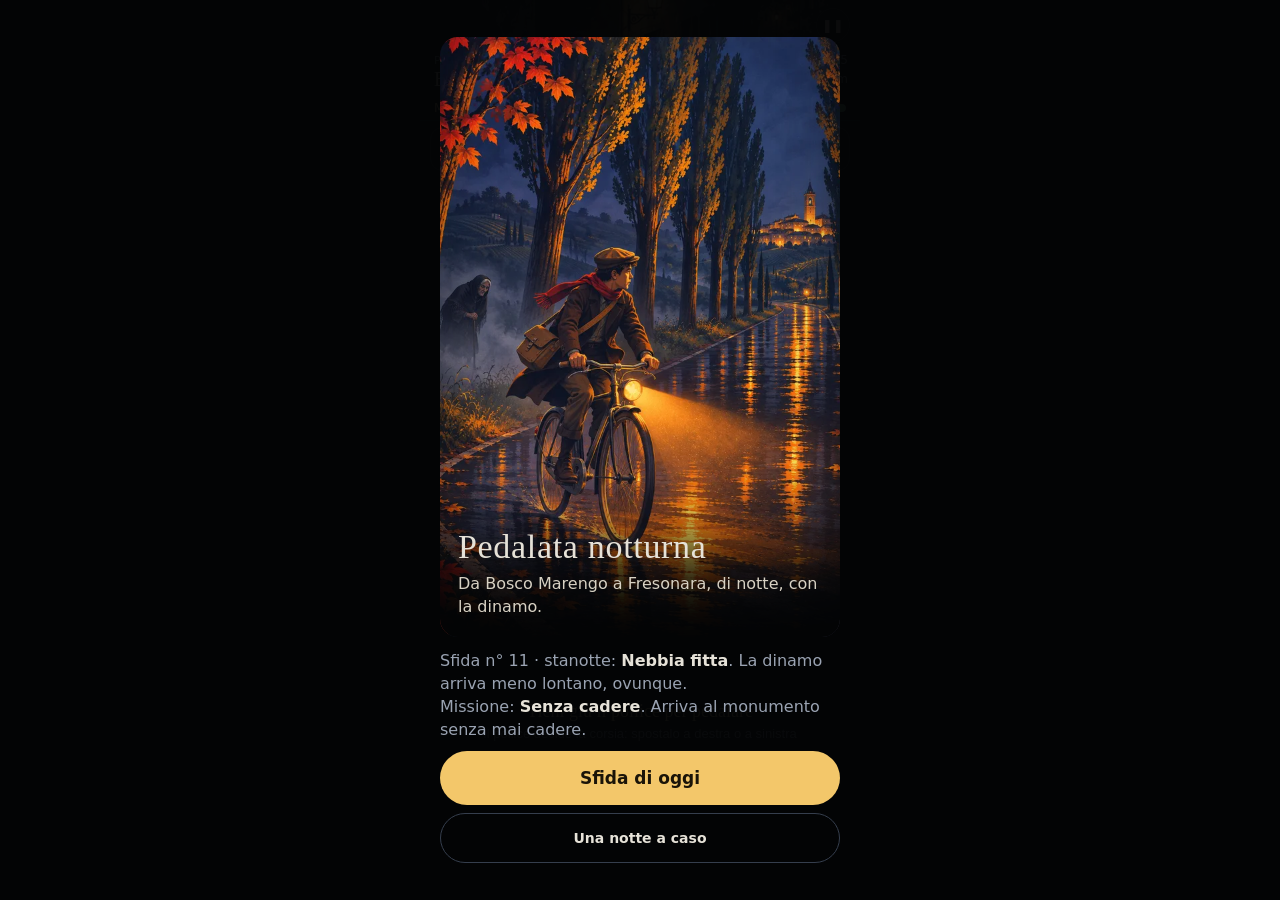
<file: games/pedalata-notturna/index.html>
<!DOCTYPE html>
<html lang="it">
<head>
<meta charset="utf-8">
<meta name="viewport" content="width=device-width,initial-scale=1,maximum-scale=1,user-scalable=no,viewport-fit=cover">
<meta name="theme-color" content="#07080b">
<title>Pedalata notturna</title>
<link rel="icon" href="art/icon.webp"><link rel="apple-touch-icon" href="art/icon.webp">
<style>
:root{--bg:#07080b;--card:#12161d;--raise:#1a1f28;--ink6:#353e4d;--ink7:#262d39;--tx:#e6e2d8;--t2:#9aa3b2;--t3:#7f899b;--lamp:#f3c76a;--lamp3:#ffe2a0;--red:#ff5a4e;--moon:#8cc4ff;--ok:#7fd0a0}
*{box-sizing:border-box;-webkit-tap-highlight-color:transparent}
html,body{margin:0;background:var(--bg);color:var(--tx);font-family:Inter,system-ui,-apple-system,"Segoe UI",sans-serif;height:100%;overscroll-behavior:none;overflow:hidden}
#app{max-width:440px;margin:0 auto;height:100dvh;display:flex;flex-direction:column;-webkit-user-select:none;user-select:none}
.scene{position:relative;height:96px;flex:0 0 auto;background:#000 center 60%/cover no-repeat}
.scene::after{content:"";position:absolute;inset:0;background:linear-gradient(180deg,rgba(7,8,11,.25),rgba(7,8,11,.15) 40%,var(--bg))}
.scene .lbl{position:absolute;left:14px;bottom:6px;z-index:1}
.scene .lbl b{display:block;font:500 20px/1.1 Georgia,serif}
.scene .lbl span{font-size:11px;letter-spacing:.1em;text-transform:uppercase;color:var(--t2)}
.hud{position:absolute;right:12px;bottom:8px;z-index:1;text-align:right;font-size:12px;color:var(--t2);line-height:1.45}
.hud b{color:var(--tx);font-size:15px}
#pauseB{position:absolute;right:10px;top:8px;z-index:2;min-height:34px;width:34px;padding:0;border-radius:999px;background:rgba(7,8,11,.6);font-size:13px}
#goal{display:flex;justify-content:space-between;align-items:center;padding:5px 14px;font-size:12px;color:var(--t2);border-bottom:1px solid #1a1f28;gap:8px}
#mission{color:var(--lamp3);white-space:nowrap;overflow:hidden;text-overflow:ellipsis}
.fiato{display:flex;align-items:center;gap:6px;white-space:nowrap}
#fiato{width:78px;height:8px;border-radius:4px;background:#353e4d;overflow:hidden}#fiato i{display:block;height:100%;background:#7fd0a0;border-radius:4px}#fiato.low i{background:#ff8a5c}
#clock.late{color:#ff5a4e}
#board{position:relative;flex:1;min-height:0;touch-action:none;cursor:pointer}
#board canvas{position:absolute;inset:0;width:100%;height:100%;display:block}
#msg{position:absolute;left:10px;right:10px;top:8px;text-align:center;font-size:14px;font-style:italic;line-height:1.35;color:var(--tx);text-shadow:0 1px 3px #000,0 0 8px #000;pointer-events:none;transition:opacity .4s}
#hold{position:absolute;left:0;right:0;bottom:22%;text-align:center;pointer-events:none;font:500 18px Georgia,serif;color:var(--lamp3);text-shadow:0 0 10px #000}
#hold small{display:block;font:400 13px Inter,sans-serif;color:var(--t2);margin-top:4px}
#bar{display:flex;gap:6px;padding:6px 10px}
#board{margin-bottom:env(safe-area-inset-bottom)}
#bar button{flex:1;display:flex;align-items:center;justify-content:center;gap:4px;min-height:44px}
button{font:600 14px Inter,system-ui,sans-serif;background:#15181b;color:var(--tx);border:1px solid #2a2f34;border-radius:12px;min-height:46px;padding:6px}
button:disabled{opacity:.3}
button.ready{border-color:var(--lamp);color:var(--lamp3);box-shadow:0 0 12px rgba(243,199,106,.25)}
.ov{position:fixed;inset:0;background:rgba(4,5,6,.97);z-index:9;overflow-y:auto;display:flex;padding:20px}
.ov .box{margin:auto;max-width:400px;width:100%}
.ov h1{font:500 34px/1.05 Georgia,serif;margin:0 0 8px;letter-spacing:.02em}
.ov h2{font:500 26px/1.1 Georgia,serif;margin:0 0 8px}
.ov p{line-height:1.45;color:var(--t2)}
.ov ul{padding-left:18px;color:#c9c4b8;font-size:14px;line-height:1.5}
.ov li{margin-bottom:6px}
.ov b{color:var(--tx)}
.main{width:100%;background:var(--lamp);color:#1a1408;border:0;font-size:17px;min-height:54px;border-radius:999px;margin-top:10px}
.sec{width:100%;background:none;border:1.5px solid var(--ink6);border-radius:999px;margin-top:8px;min-height:50px}
.cover{height:min(70vh,600px);border-radius:18px;background:#000 center 30%/cover;display:flex;flex-direction:column;justify-content:flex-end;padding:18px;box-shadow:inset 0 -120px 80px -30px #040506}
.stars{font-size:30px;color:var(--lamp);letter-spacing:.2em}
.choice{display:grid;gap:10px;margin-top:12px}
.choice button{text-align:left;padding:12px 14px;min-height:auto;line-height:1.35;font-weight:400}
.choice button b{display:block;font-size:16px;margin-bottom:2px}
.hide{display:none!important}
</style>
</head>
<body>
<div id="app">
  <div class="scene" id="scene"><button id="pauseB" aria-label="Pausa">❚❚</button><div class="lbl"><span id="zoneSub"></span><b id="zoneName"></b></div>
    <div class="hud"><div><b id="clock">23:00</b> / 23:45</div><div id="dist"></div></div></div>
  <div id="goal"><span id="mission"></span><span class="fiato">Fiato <span id="fiato"><i></i></span></span></div>
  <div id="bar"></div>
  <div id="board"><canvas id="cv"></canvas><div id="msg"></div><div id="hold">Tieni giù il pollice per pedalare<small>Il pollice decide la corsia: spostalo a destra o a sinistra</small></div></div>
</div>

<div class="ov" id="ovCover"><div class="box">
  <div class="cover" id="coverImg"><h1>Pedalata notturna</h1><p style="margin:0;color:#d8d2c4">Da Bosco Marengo a Fresonara, di notte, con la dinamo.</p></div>
  <p id="nightTxt" style="margin:12px 0 0"></p>
  <button class="main" id="bCover">Sfida di oggi</button>
  <button class="sec" id="bRandom">Una notte a caso</button>
</div></div>

<div class="ov hide" id="ovRules"><div class="box">
  <h2>Come si gioca</h2>
  <p>Sei in bici, è tardi. Devi arrivare in fondo a via Marconi, davanti al monumento, <b>entro le 23:45</b>.</p>
  <ul>
    <li><b>Tieni giù il pollice: pedali.</b> Vai più forte e la dinamo illumina più lontano, ma consumi fiato.</li>
    <li><b>Stacca il pollice: ruota libera.</b> Recuperi fiato, ma la luce si accorcia.</li>
    <li><b>Se il fiato finisce</b> non spingi più finché non l'hai recuperato un po'. Recuperi più in fretta se stacchi il pollice.</li>
    <li><b>Il pollice decide la corsia:</b> sta a sinistra, al centro o a destra della strada? Lì va la bici. Spostalo senza staccarlo.</li>
    <li><b>Le buche</b> prese forte ti fanno cadere. Piano, passi.</li>
    <li><b>I cani</b> delle cascine ti tagliano la strada: il <b>pane</b> li ferma, il <b>sasso</b> li spaventa.</li>
    <li><b>I fuochi fatui</b> si vedono anche al buio. Se ci passi in mezzo, la dinamo si spegne.</li>
    <li><b>La masca</b> ti segue da dietro. A ruota libera ti raggiunge, pedalando la stacchi. Il <b>sale</b> la ferma.</li>
    <li>Lungo la strada trovi oggetti e la <b>borraccia</b>, che ridà fiato: passaci sopra.</li>
    <li>Ogni notte ha una <b>missione</b>: vale una stella in più. E ci sono due <b>scorciatoie</b>, ognuna col suo prezzo.</li>
  </ul>
  <button class="main" id="bRulesOk">In sella</button>
</div></div>

<div class="ov hide" id="ovFork"><div class="box">
  <h2>Cascina Quarti</h2>
  <p>La strada si divide. Da che parte?</p>
  <div class="choice">
    <button id="bLong"><b>Il giro largo</b>In piano, intorno alla cascina: passi accanto al cimitero e al campo da calcio.</button>
    <button id="bShort"><b>La salita della chiesa</b>Più corta, ma in salita: fai più fatica e la masca non molla.</button>
  </div>
</div></div>

<div class="ov hide" id="ovMinor"><div class="box">
  <h2 id="mT"></h2><p id="mD"></p>
  <div class="choice"><button id="mYes"><b>Prendo la scorciatoia</b>Meno strada, ma ha un prezzo.</button><button id="mNo"><b>Resto sulla strada</b>Più lunga, ma la conosci.</button></div>
</div></div>

<div class="ov hide" id="ovPause"><div class="box">
  <h2>Pausa</h2><p>La bici è appoggiata al paracarro. La notte aspetta.</p>
  <button class="main" id="bResume">Riparti</button>
  <button class="sec" id="bRules2">Come si gioca</button>
  <button class="sec" id="bQuit">Ricomincia</button>
</div></div>

<div class="ov hide" id="ovEnd"><div class="box">
  <h2 id="endT"></h2>
  <div class="stars" id="endS"></div>
  <p id="endP"></p>
  <button class="main" id="bAgain">Un'altra notte</button>
  <button class="sec" id="bSame">Riprova la stessa</button>
</div></div>

<script>
const ART={campo:'art/campo.webp',paese:'art/paese.webp',campagna:'art/campagna.webp',crocevia:'art/crocevia.webp',cascina:'art/cascina.webp',mais:'art/mais.webp',quarti:'art/bivio.webp',cimitero:'art/cimitero.webp',salita:'art/salita.webp',centro:'art/monumento.webp'};
const ZONES={
  paese:{n:'Bosco Marengo',s:'Partenza',lit:true},
  campagna:{n:'La campagna',s:'3 km di buio',fog:true},
  crocevia:{n:'Il crocevia',s:'L\'edicola',lit:true},
  cascina:{n:'La cascina e la vigna',s:'Attenti ai cani'},
  mais:{n:'Il mais lungo il fosso',s:'Campi',fog:true},
  quarti:{n:'Cascina Quarti',s:'Il bivio'},
  cimitero:{n:'Il cimitero',s:'Il giro largo',fog:true},
  campo:{n:'Il campo da calcio',s:'Il giro largo'},
  salita:{n:'La salita della chiesa',s:'Scorciatoia',up:true},
  centro:{n:'Fresonara',s:'Via Marconi',lit:true},
};
const ROAD={paese:'ciottolo',campagna:'asfalto',crocevia:'asfalto',cascina:'sterrato',mais:'sterrato',quarti:'asfalto',cimitero:'asfalto',campo:'sterrato',salita:'ciottolo',centro:'ciottolo'};
const SIDE={paese:['fosso','fosso'],campagna:['fosso','fosso'],crocevia:['fosso','fosso'],cascina:['vigna','vigna'],mais:['mais','fosso'],quarti:['fosso','vigna'],cimitero:['cimitero','fosso'],campo:['fosso','fosso'],salita:['fosso','fosso'],centro:['fosso','fosso']};
const FIELD={paese:'#1a1712',campagna:'#10140f',crocevia:'#13150f',cascina:'#141a10',mais:'#18170c',quarti:'#141a10',cimitero:'#101214',campo:'#0f1610',salita:'#16140f',centro:'#1a1712'};
const LANES=3, RH=54, LW=78, W0=LANES*LW+80;
const K=4; // righe per i vecchi "tratti": ogni riga ora è ~25 m
/* tempo: 1 secondo di gioco = 0,45 minuti; 100 s = 45 minuti */
const MIN_PER_S=.38;
/* fisica */
const VC=1.35, VP=3.3, ACC=2.2, BRK=1.6, LANE_SPD=10;
let SEED=1;function rnd(){SEED|=0;SEED=SEED+0x6D2B79F5|0;let t=Math.imul(SEED^SEED>>>15,1|SEED);t=t+Math.imul(t^t>>>7,61|t)^t;return((t^t>>>14)>>>0)/4294967296;}
const R=n=>Math.floor(rnd()*n);
const NIGHTS={
  nebbia:{n:'Nebbia fitta',d:'La dinamo arriva meno lontano, ovunque.'},
  luna:{n:'Luna piena',d:'La masca è più veloce: non mollare i pedali.'},
  temporale:{n:'Temporale',d:'Più buche, e le vedi solo all\'ultimo.'},
  serena:{n:'Notte serena',d:'Vedi più lontano, ma i cani sono tutti fuori.'},
  fame:{n:'La masca ha fame',d:'Stanotte il pane ferma anche lei.'}};
const MISSIONS={
  forno:{n:'Passa dal forno',d:'Raccogli la pagnotta in paese, prima di uscire.',ok:()=>S.got.forno},
  largo:{n:'Saluta alla Cascina Quarti',d:'Fai il giro largo, davanti alla cascina.',ok:()=>S.branch==='long'},
  nocadute:{n:'Senza cadere',d:'Arriva al monumento senza mai cadere.',ok:()=>S.falls===0},
  sale:{n:'Tieni il sale',d:'Arriva con almeno un sacchetto di sale.',ok:()=>S.items.sale>0},
  guado:{n:'Il guado',d:'Prendi la scorciatoia del guado nel fosso.',ok:()=>S.took.guado}};
const MINOR=[
  {id:'guado',at:20*K,skip:5*K,t:'Il guado del fosso',d:'Tagli attraverso il fosso: un bel pezzo di strada in meno, ma il fondo è pieno di buche. Se vai forte, cadi.'},
  {id:'vigna',at:37*K,skip:3*K,t:'Il taglio nella vigna',d:'Passi tra i filari: un pezzo di strada in meno, ma è sterrato pieno di buche, e il cane della cascina ti sente.'}];
function todayN(){const d=new Date();return Math.floor((Date.UTC(d.getFullYear(),d.getMonth(),d.getDate())-Date.UTC(2026,10,25))/864e5)+1;}

/* ---------- immagini ---------- */
const IMG={};
['s_bici.png','s_cane.png','s_fatuo.png','s_masca.png','s_buca.webp','i_pane.png','i_sale.png','i_sasso.png','t_asfalto.webp','t_ciottolo.webp','t_sterrato.webp','t_fosso.webp','t_mais.webp','t_vigna.webp','t_cimitero.webp']
  .forEach(f=>{const i=new Image();i.src='art/'+f;IMG[f.split('.')[0]]=i;});
const PAT={};
function pat(k,ctx,size){if(PAT[k])return PAT[k];const i=IMG['t_'+k];if(!i||!i.complete||!i.naturalWidth)return null;const p=ctx.createPattern(i,'repeat');p.setTransform(new DOMMatrix().scale(size/i.naturalWidth));return PAT[k]=p;}

/* ---------- percorso ---------- */
function prefix(){const z=[];const add=(k,n)=>{for(let i=0;i<n*K;i++)z.push(k)};
  add('paese',4);add('campagna',28);add('crocevia',3);add('cascina',5);add('mais',8);add('quarti',2);return z;}
function suffix(){const z=[];for(let i=0;i<8*K;i++)z.push('centro');return z;}
function branchRows(kind){const z=[];if(kind==='long'){for(let i=0;i<7*K;i++)z.push('cimitero');for(let i=0;i<7*K;i++)z.push('campo');}else for(let i=0;i<5*K;i++)z.push('salita');return z;}

function populate(from,to){
  let last=-9;
  for(let r=from;r<to;r++){
    const k=S.rows[r]; if(ZONES[k].lit||r<12||r-last<3)continue;
    const l=R(LANES);
    if(rnd()<(k==='salita'?.12:.085)*(S.night==='temporale'?1.5:1)){S.haz.push({t:'buca',r,l});last=r;continue;}
    if((k==='campagna'||k==='mais'||k==='cimitero')&&rnd()<(k==='cimitero'?.07:.025)){S.haz.push({t:'fatuo',r,l,x:l});last=r;continue;}
    if((k==='cascina'||k==='campo')&&rnd()<(k==='cascina'?.09:.05)*(S.night==='serena'?1.5:1)){S.haz.push({t:'cane',r,l,x:l,fed:false});last=r;continue;}
  }
}

let S, msgs=[], msgT=0, PRESS=null, RUN=false, LASTSEED=0;
function newGame(daily,seed){
  SEED=seed!=null?seed:(daily?todayN()*7919+17:(Date.now()%1e9));LASTSEED=SEED;const isDaily=!!daily;
  const nk=Object.keys(NIGHTS)[R(5)];
  S={night:nk,daily:isDaily,rows:prefix(),haz:[],y:.5,lx:1,lt:1,v:0,t:0,falls:0,stun:0,dark:0,items:{sasso:2,pane:1,sale:1},
     masca:null,branch:null,over:false,started:false,paused:false,shrine:false,fiato:6,seen:{},got:{},took:{},pick:[],minorDone:{},mission:Object.keys(MISSIONS)[R(5)],lastRow:0};
  populate(0,S.rows.length);
  for(let r=24;r<S.rows.length-6;r+=20+R(12)){if(ZONES[S.rows[r]].lit)continue;const k=['borraccia','pane','sale','sasso','borraccia'][R(5)];S.pick.push({k,r,l:R(LANES)});}
  if(S.mission==='forno')S.pick.push({k:'forno',r:7,l:R(LANES)});
  say('Missione: '+MISSIONS[S.mission].d,5);
  document.getElementById('hold').classList.remove('hide');
  hud(true);
}
function say(t,s){msgs=[t];msgT=s||3.2;const m=document.getElementById('msg');m.textContent=t;m.style.opacity=1;}
function zone(r){return S.rows[Math.max(0,Math.min(Math.floor(r),S.rows.length-1))];}
function lane(){return Math.round(S.lx);}
function light(){ // quante righe davanti illumina la dinamo
  if(S.dark>0)return 1.6;
  let L=2.4+Math.max(0,(S.v-VC)/(VP-VC))*4.6;
  if(ZONES[zone(S.y)].fog||S.night==='nebbia')L-=1.2;
  if(S.night==='serena')L+=1.2;
  return Math.max(1.4,L);
}
function litRow(r){const d=r+.5-S.y;if(ZONES[zone(r)].lit)return true;return d>-1&&d<=light();}

/* ---------- simulazione ---------- */
function step(dt,pedal){
  if(!S||S.over||S.paused||!S.started)return;
  S.t+=dt;
  const up=ZONES[zone(S.y)].up;
  if(S.stun>0){S.stun-=dt;S.v=0;if(S.stun<=0)say('Ti rialzi e rimonti in sella.');}
  else{
    if(S.fiato<=0&&!S.tired){S.tired=true;say('Senza fiato: le gambe non spingono più. Lascia andare la bici finché non riprendi.');}
    if(S.tired&&S.fiato>=2.5){S.tired=false;say('Hai ripreso fiato.');}
    const go=pedal&&!S.tired;
    const want=go?VP*(up?.8:1):(up?VC*.75:VC)*(S.tired?.8:1);
    S.v+=Math.sign(want-S.v)*Math.min(Math.abs(want-S.v),(want>S.v?ACC:BRK)*dt);
    if(go)S.fiato=Math.max(0,S.fiato-dt*(up?.85:.6));
    else S.fiato=Math.min(6,S.fiato+dt*(up?.3:.45)*(S.tired&&pedal?.5:1));
    // corsia
    S.lx+=Math.sign(S.lt-S.lx)*Math.min(Math.abs(S.lt-S.lx),LANE_SPD*dt);
  }
  if(S.dark>0)S.dark-=dt;
  const y0=S.y;S.y=Math.min(S.y+S.v*dt,S.rows.length-.5);
  // cani: scivolano verso di te quando sei vicino
  for(const h of S.haz){
    if(h.t==='cane'&&!h.fed){const d=h.r+.5-S.y;if(d<6&&d>-.5){h.x+=Math.sign(S.lx-h.x)*Math.min(Math.abs(S.lx-h.x),(S.night==='serena'?1.6:1.3)*dt);}
      if(Math.abs(h.r+.5-S.y)<.45&&Math.abs(h.x-S.lx)<.55&&S.stun<=0){fall('Il cane ti salta addosso. Cadi, e lui scappa nei campi.');h.gone=true;}}
    if(h.t==='fatuo'){h.ph=(h.ph||rnd()*6)+dt;h.x=Math.max(0,Math.min(LANES-1,h.l+Math.sin(h.ph*.9)*.7));
      if(Math.abs(h.r+.5-S.y)<.4&&Math.abs(h.x-S.lx)<.5&&!h.gone){S.dark=3;h.gone=true;say('Passi dentro un fuoco fatuo. La dinamo si spegne.');}}
  }
  // righe attraversate
  for(let r=Math.floor(y0)+1;r<=Math.floor(S.y);r++)cross(r);
  S.haz=S.haz.filter(h=>!h.gone);
  // edicola
  if(!S.shrine&&zone(S.y)==='crocevia'){S.shrine=true;S.items.sale++;say('All\'edicola qualcuno ha lasciato un sacchetto di sale. Lo prendi.');if(S.masca)S.masca.r=Math.max(0,S.masca.r-14);}
  // masca
  if(!S.masca&&S.y>=14*K&&!ZONES[zone(S.y)].lit){S.masca={r:S.y-9,stop:0};say('Dietro di te, nel buio, qualcosa si mette a correre. È la masca: pedala, o col sale la fermi.',4.5);}
  if(S.masca){
    if(zone(S.y)==='centro'){S.masca=null;say('Le luci del paese. La masca si ferma alle prime case.');}
    else if(S.masca.stop>0)S.masca.stop-=dt;
    else{let ms=(S.night==='luna'?2.15:1.95);if(ZONES[zone(S.y)].up)ms*=.75;S.masca.r+=ms*dt;
      if(S.masca.stop<=0)S.masca.r=Math.max(S.masca.r,S.y-9);
      if(S.masca.r>=S.y-.3)return lose('La masca ti ha preso.');}
  }
  // scorciatoie e bivio
  for(const m of MINOR){if(!S.minorDone[m.id]&&!S.branch&&S.y>=m.at-2&&S.y<m.at+2){S.minorDone[m.id]=true;S.pendingMinor=m;pauseFor('ovMinor');showMinor(m);return;}}
  if(!S.branch&&S.y>=S.rows.length-1.5){pauseFor('ovFork');return;}
  if(S.branch&&S.y>=S.rows.length-1)return win();
  hints();
}
function fall(t){S.falls++;S.stun=1.3;S.v=0;say(t);}
function cross(r){
  const l=lane();
  const b=S.haz.find(h=>h.t==='buca'&&h.r===r&&h.l===l);
  if(b){if(S.v>2.1&&S.stun<=0)fall('Una buca presa forte! Cadi nel fango.');else if(!S.seen.bucapiano){S.seen.bucapiano=1;say('Prendi una buca piano: la bici sobbalza, ma tieni.');}}
  const pk=S.pick.find(q=>q.r===r&&q.l===l);
  if(pk){S.pick.splice(S.pick.indexOf(pk),1);
    if(pk.k==='forno'){S.got.forno=true;S.items.pane++;say('Prendi la pagnotta dal forno: ancora calda.');}
    else if(pk.k==='borraccia'){S.fiato=Math.min(6,S.fiato+3);say('Una borraccia sul ciglio: riprendi fiato.');}
    else{S.items[pk.k]++;say({pane:'Un pezzo di pane in un sacchetto.',sale:'Un sacchetto di sale su un paracarro.',sasso:'Raccogli un sasso dalla strada.'}[pk.k]);}}
}
function hints(){
  const H=(k,t)=>{if(!S.seen[k]){S.seen[k]=1;say(t,3.8);return true;}};
  const vis=S.haz.filter(h=>litRow(h.r)&&h.r+.5>S.y&&h.r<S.y+5);
  if(vis.some(h=>h.t==='buca')&&H('buca','Una buca! Presa forte ti fa cadere: scansala o stacca il pollice.'))return;
  if(vis.some(h=>h.t==='cane')&&H('cane','Un cane! Ti taglia la strada. Lanciagli il pane o un sasso, qui sotto.'))return;
  if(S.haz.some(h=>h.t==='fatuo'&&h.r>S.y&&h.r<S.y+7)&&H('fatuo','Quella luce azzurra è un fuoco fatuo: non passarci in mezzo.'))return;
}
function pauseFor(id){S.paused=true;PRESS=null;document.getElementById(id).classList.remove('hide');}
function resume(){S.paused=false;}
function showMinor(m){document.getElementById('mT').textContent=m.t;document.getElementById('mD').textContent=m.d;}
function takeMinor(yes){
  document.getElementById('ovMinor').classList.add('hide');
  const m=S.pendingMinor;S.pendingMinor=null;
  if(yes){
    const from=Math.floor(S.y)+2,to=from+m.skip;
    S.rows.splice(from,m.skip);
    S.haz=S.haz.filter(h=>h.r<from||h.r>=to).map(h=>{if(h.r>=to)h.r-=m.skip;return h;});
    S.pick=S.pick.filter(q=>q.r<from||q.r>=to).map(q=>{if(q.r>=to)q.r-=m.skip;return q;});
    if(S.masca)S.masca.r=Math.min(S.masca.r,S.y-6);
    S.took[m.id]=true;
    {const a=from,b=Math.min(S.rows.length-6,from+10);S.haz=S.haz.filter(h=>h.r<a||h.r>=b);for(let r=a;r<b;r++){if(rnd()<.4){const l=R(LANES);S.haz.push({t:'buca',r,l});if(rnd()<.3)S.haz.push({t:'buca',r,l:(l+1+R(2))%LANES});}}S.short={a,b};}
    if(m.id==='guado'){S.fiato=Math.max(0,S.fiato-1);say('Il guado: sassi e buche per un bel tratto. Vai piano, o cadi.',4);}
    if(m.id==='vigna'){const r=Math.floor(S.y)+6;S.haz=S.haz.filter(h=>Math.abs(h.r-r)>1);S.haz.push({t:'cane',r,l:lane(),x:lane(),fed:false});say('Tra i filari un cane abbaia: ti ha sentito.');}
  } else say('Resti sulla strada.');
  resume();
}
function choose(kind){
  document.getElementById('ovFork').classList.add('hide');
  S.branch=kind;const a=S.rows.length;
  S.rows=S.rows.concat(branchRows(kind));const b=S.rows.length;
  S.rows=S.rows.concat(suffix());
  populate(a+3,b);
  say(kind==='long'?'Prendi il giro largo. Il muro del cimitero è a sinistra.':'Prendi la salita. Le gambe bruciano.');
  resume();
}
function dogsNear(){return S.haz.filter(h=>h.t==='cane'&&!h.fed&&h.r+.5-S.y>-1&&h.r-S.y<7&&litRow(h.r)).sort((a,b)=>a.r-b.r);}
function useItem(k){
  if(!S||S.over||S.paused||!S.items[k])return;
  if(k==='pane'&&S.night==='fame'&&S.masca&&!dogsNear().length){S.items.pane--;S.masca.stop=5;S.masca.r=S.y-16;say('Getti il pane alla masca. Si ferma a mangiarlo.');return hud(true);}
  if(k==='sale'){
    if(!S.masca){say('Non c\'è niente da fermare, per ora.');return;}
    S.items.sale--;S.masca.stop=6;S.masca.r=S.y-14;say('Getti il sale dietro di te. La masca resta indietro a contarlo.');return hud(true);
  }
  const d=dogsNear()[0];
  if(!d){say('Nessun cane a tiro.');return;}
  S.items[k]--;
  if(k==='pane'){d.fed=true;say('Lanci il pane. Il cane si ferma a mangiarlo.');}
  else{d.gone=true;S.haz=S.haz.filter(h=>!h.gone);say('Il sasso rimbalza sull\'asfalto. Il cane scappa nei campi.');}
  hud(true);
}

function minutes(){return Math.floor(S.t*MIN_PER_S);}
function clockStr(){const m=23*60+minutes();return String(Math.floor(m/60)%24).padStart(2,'0')+':'+String(m%60).padStart(2,'0');}
function lose(t){S.over=true;PRESS=null;end(false,t);}
function win(){S.over=true;PRESS=null;end(true);}
function end(ok,why){
  const mn=minutes(),late=mn>45,mis=ok&&MISSIONS[S.mission].ok();
  const st=ok?(late?0:1)+(S.falls<=1?1:0)+(mn<=40?1:0)+(mis?1:0):0;
  document.getElementById('endT').textContent=ok?(late?'Arrivi, ma in ritardo':'A casa in tempo'):'Non sei arrivato';
  document.getElementById('endS').textContent=ok?'★'.repeat(st)+'☆'.repeat(4-st):'';
  const left=((S.rows.length-1-S.y)/(10*K)*1.0).toFixed(1).replace('.',',');
  document.getElementById('endP').textContent=(S.daily?`Sfida n° ${todayN()} · `:'')+NIGHTS[S.night].n+'. Missione «'+MISSIONS[S.mission].n+'»: '+(mis?'compiuta. ':'non compiuta. ')+(ok
    ?`Arrivi in fondo a via Marconi alle ${clockStr()}. ${S.branch==='long'?'Hai fatto il giro largo.':'Hai preso la salita.'} Cadute: ${S.falls}.`
    :`${why} Eri a ${left} km dall'arrivo, alle ${clockStr()}.`);
  setTimeout(()=>document.getElementById('ovEnd').classList.remove('hide'),600);
}

/* ---------- disegno ---------- */
const cv=document.getElementById('cv'),ctx=cv.getContext('2d');let CW=0,CH=0,SC=1,DPR=1;
function resize(){const b=document.getElementById('board');DPR=Math.min(2,window.devicePixelRatio||1);CW=b.clientWidth;CH=b.clientHeight;cv.width=CW*DPR;cv.height=CH*DPR;SC=CW/W0;for(const k in PAT)delete PAT[k];}
window.addEventListener('resize',resize);
let lastZone=null,hudT=0;
function hud(force){
  const z=zone(S.y);
  if(z!==lastZone){lastZone=z;document.getElementById('scene').style.backgroundImage=`url(${ART[z]})`;document.getElementById('zoneName').textContent=ZONES[z].n;document.getElementById('zoneSub').textContent=ZONES[z].s;}
  document.getElementById('mission').textContent='Missione: '+MISSIONS[S.mission].n+(MISSIONS[S.mission].ok()&&['forno','largo','guado'].includes(S.mission)?' ✓':'');
  const ck=document.getElementById('clock');ck.textContent=clockStr();ck.classList.toggle('late',minutes()>=40);
  const f=document.getElementById('fiato');f.firstChild.style.width=(S.fiato/6*100)+'%';f.classList.toggle('low',S.fiato<2||!!S.tired);
  const left=S.branch?S.rows.length-1-S.y:(S.rows.length-1-S.y)+(8*K)+(7*K);
  document.getElementById('dist').textContent=`mancano ${(left/(10*K)).toFixed(1).replace('.',',')} km`;
  if(force){const bar=document.getElementById('bar');const dn=S.started&&!S.over&&dogsNear().length,mk=S.started&&S.masca;
    bar.innerHTML=[['sasso','Sasso'],['pane','Pane'],['sale','Sale']].map(([k,n])=>`<button data-k="${k}" class="${(k==='sale'&&mk)||(k!=='sale'&&dn)?'ready':''}" ${!S.items[k]||S.over?'disabled':''}><img src="art/i_${k}.png" alt="" style="width:28px;height:28px"> ${n} ×${S.items[k]}</button>`).join('');
    bar.querySelectorAll('button').forEach(x=>x.addEventListener('pointerdown',e=>{e.preventDefault();useItem(x.dataset.k);}));}
}
function draw(){
  if(!CW)resize();
  ctx.setTransform(DPR*SC,0,0,DPR*SC,0,0);
  const H=CH/SC, py=H-RH*1.9;
  ctx.fillStyle='#000';ctx.fillRect(0,0,W0,H);
  const rTop=Math.floor(S.y+(py/RH))+1, rBot=Math.floor(S.y-(H-py)/RH)-1;
  const Yr=r=>py-(r+1-S.y)*RH; // y dello schermo del bordo alto della riga r
  const X=l=>40+l*LW;
  ctx.save();ctx.translate(0,py+S.y*RH); // coordinate mondo: riga r in y=-(r+1)*RH
  for(let r=rBot;r<=rTop;r++){
    if(r<0)continue;const y=-(r+1)*RH;
    if(r>=S.rows.length){ctx.fillStyle='#000';ctx.fillRect(0,y,W0,RH+1);continue;}
    const k=S.rows[r];
    ctx.fillStyle=FIELD[k];ctx.fillRect(0,y,W0,RH+1);
    const sd=SIDE[k],pl=pat(sd[0],ctx,120),pr=pat(sd[1],ctx,120),pd=pat(ROAD[k],ctx,242);
    if(pl){ctx.fillStyle=pl;ctx.fillRect(0,y,36,RH+1);}if(pr){ctx.fillStyle=pr;ctx.fillRect(W0-36,y,36,RH+1);}
    if(pd){ctx.fillStyle=pd;ctx.fillRect(36,y,LANES*LW+8,RH+1);}
    if(ZONES[k].lit&&r%9===4){const g=ctx.createRadialGradient(W0-20,y+RH/2,0,W0-20,y+RH/2,30);g.addColorStop(0,'rgba(243,199,106,.55)');g.addColorStop(1,'rgba(243,199,106,0)');ctx.fillStyle=g;ctx.fillRect(W0-50,y-4,50,RH+8);ctx.fillStyle='#555';ctx.fillRect(W0-22,y+RH/2-14,4,28);}
    if(k==='salita'&&r%3===0){ctx.fillStyle='#4a463c';ctx.font='16px sans-serif';ctx.textAlign='center';ctx.fillText('▲',W0/2,y+RH/2+5);}
  }
  ctx.restore();
  // oggetti e pericoli (coordinate schermo)
  const cxL=x=>X(x)+LW/2, cyR=r=>Yr(r)+RH/2;
  for(const q of S.pick){if(q.r<rBot||q.r>rTop||!litRow(q.r))continue;const cx=cxL(q.l),cy=cyR(q.r);
    ctx.beginPath();ctx.arc(cx,cy,19,0,7);ctx.fillStyle='#5a4a1c';ctx.fill();ctx.lineWidth=2.5;ctx.strokeStyle='#f0c75a';ctx.stroke();
    const im={forno:'i_pane',pane:'i_pane',sale:'i_sale',sasso:'i_sasso'}[q.k];
    if(im&&IMG[im].complete)ctx.drawImage(IMG[im],cx-15,cy-15,30,30);else{ctx.fillStyle='#cfe8ff';ctx.font='18px sans-serif';ctx.textAlign='center';ctx.fillText('💧',cx,cy+6);}}
  for(const h of S.haz){if(h.r<rBot||h.r>rTop)continue;const cy=cyR(h.r);
    if(h.t==='fatuo'){const cx=cxL(h.x);const g=ctx.createRadialGradient(cx,cy,0,cx,cy,28);g.addColorStop(0,'rgba(159,232,255,.85)');g.addColorStop(1,'rgba(159,232,255,0)');ctx.fillStyle=g;ctx.fillRect(cx-30,cy-30,60,60);if(IMG.s_fatuo.complete)ctx.drawImage(IMG.s_fatuo,cx-22,cy-24,44,48);continue;}
    if(!litRow(h.r))continue;
    if(h.t==='buca'){if(S.night==='temporale'&&h.r+.5-S.y>1.8)continue;const cx=cxL(h.l);if(IMG.s_buca.complete)ctx.drawImage(IMG.s_buca,cx-28,cy-22,56,44);}
    if(h.t==='cane'){const cx=cxL(h.x);ctx.beginPath();ctx.arc(cx,cy,24,0,7);ctx.fillStyle=h.fed?'#2a2a2a':'#3a0806';ctx.fill();ctx.lineWidth=3;ctx.strokeStyle=h.fed?'#555':'#ff3b2f';ctx.stroke();
      ctx.save();ctx.translate(cx,cy);ctx.rotate(Math.PI);ctx.globalAlpha=h.fed?.5:1;if(IMG.s_cane.complete)ctx.drawImage(IMG.s_cane,-24,-24,48,48);ctx.restore();}
  }
  // buio
  const L=light();
  for(let r=rBot;r<=rTop;r++){if(r<0||r>=S.rows.length)continue;const d=r+.5-S.y;let a=0;
    if(ZONES[S.rows[r]].lit)a=0;else if(d>0)a=Math.max(0,Math.min(1,(d-L+.5)))*.8;else if(d<-1)a=S.masca?.75:.55;
    if(a>0){ctx.fillStyle=`rgba(0,0,0,${a})`;ctx.fillRect(0,Yr(r),W0,RH+.5);}}
  // fascio della dinamo
  const bx=cxL(S.lx);
  if(!ZONES[zone(S.y)].lit){const g=ctx.createLinearGradient(0,py,0,py-L*RH);g.addColorStop(0,`rgba(243,199,106,${S.dark>0?.05:.16})`);g.addColorStop(1,'rgba(243,199,106,0)');
    ctx.fillStyle=g;ctx.beginPath();ctx.moveTo(bx-10,py-12);ctx.lineTo(bx-LW*.95,py-L*RH);ctx.lineTo(bx+LW*.95,py-L*RH);ctx.lineTo(bx+10,py-12);ctx.closePath();ctx.fill();}
  // masca
  if(S.masca){const yy=py+(S.y-S.masca.r)*RH;if(yy>=H-10){const dist=Math.round((S.y-S.masca.r)*25),a=Math.max(.15,Math.min(.7,1-(yy-H)/(6*RH)));const g=ctx.createLinearGradient(0,H,0,H-70);g.addColorStop(0,`rgba(255,59,47,${a})`);g.addColorStop(1,'rgba(255,59,47,0)');ctx.fillStyle=g;ctx.fillRect(0,H-70,W0,70);ctx.fillStyle='#ffd0c8';ctx.font='700 12px Inter,sans-serif';ctx.textAlign='center';ctx.fillText(`▼ LA MASCA · ${dist} m dietro${S.masca.stop>0?' · ferma':''}`,W0/2,H-10);}
    if(yy<H+RH){const g=ctx.createRadialGradient(W0/2,yy,0,W0/2,yy,W0*.55);g.addColorStop(0,'rgba(255,59,47,.6)');g.addColorStop(1,'rgba(255,59,47,0)');
    ctx.fillStyle=g;ctx.fillRect(0,yy-RH*1.2,W0,RH*2.4);if(IMG.s_masca.complete)ctx.drawImage(IMG.s_masca,W0/2-26,yy-26,52,52);
    ctx.fillStyle='#ffb4a8';ctx.font='600 11px Inter,sans-serif';ctx.textAlign='left';ctx.fillText('LA MASCA'+(S.masca.stop>0?' · ferma':''),W0/2+34,yy+4);}}
  // tu
  ctx.beginPath();ctx.arc(bx,py,25,0,7);ctx.fillStyle=PRESS&&!S.tired?'#2a5fb0':'#1f4f99';ctx.fill();ctx.lineWidth=3;ctx.strokeStyle=S.stun>0?'#ff8a7e':'#8cc4ff';ctx.stroke();
  ctx.save();ctx.globalAlpha=S.dark>0?.6:1;ctx.translate(bx,py);if(S.stun>0)ctx.rotate(1.2);if(IMG.s_bici.complete)ctx.drawImage(IMG.s_bici,-26,-28,52,52);ctx.restore();
  if(S.stun>0){ctx.fillStyle='#ff8a7e';ctx.font='12px Inter,sans-serif';ctx.textAlign='center';ctx.fillText('a terra',bx,py+42);}
  // segni
  ctx.textAlign='center';ctx.font='600 12px Inter,sans-serif';ctx.fillStyle='#ffe2a0';
  if(!S.branch){const fi=S.rows.length-1;if(fi<=rTop)ctx.fillText('IL BIVIO',W0/2,Yr(fi)+16);}
  else{const ai=S.rows.length-1;if(ai<=rTop){ctx.fillStyle='#8a8170';ctx.fillRect(W0/2-14,Yr(ai)+8,28,RH-14);ctx.fillStyle='#ffe2a0';ctx.fillText('MONUMENTO',W0/2,Yr(ai)+RH+12);}}
  for(const m of MINOR){if(!S.branch&&!S.minorDone[m.id]&&m.at<=rTop&&m.at>=rBot){ctx.fillStyle='#ffe2a0';ctx.fillText(m.id==='guado'?'IL GUADO →':'← LA VIGNA',W0/2,Yr(m.at)+16);}}
}
/* ---------- input: un solo pollice ---------- */
const board=document.getElementById('board');
function laneAt(x){const r=board.getBoundingClientRect();const u=(x-r.left)/SC;return u<40+LW?0:u<40+2*LW?1:2;}
board.addEventListener('pointerdown',e=>{if(!S||S.over||S.paused)return;e.preventDefault();try{board.setPointerCapture(e.pointerId);}catch(_){}
  PRESS={id:e.pointerId};S.lt=laneAt(e.clientX);if(!S.started){S.started=true;document.getElementById('hold').classList.add('hide');}});
board.addEventListener('pointermove',e=>{if(!PRESS||e.pointerId!==PRESS.id)return;S.lt=laneAt(e.clientX);});
const up=e=>{if(PRESS&&e.pointerId===PRESS.id)PRESS=null;};
board.addEventListener('pointerup',up);board.addEventListener('pointercancel',up);
/* ---------- ciclo ---------- */
let T0=0;
function loop(now){
  const dt=T0?Math.min(.05,(now-T0)/1000):0;T0=now;
  if(S&&RUN){
    if(window._bot&&S.started){const b=window._bot(S);S.lt=b.lane;step(dt,b.pedal);}else step(dt,!!PRESS);
    if(msgT>0){msgT-=dt;if(msgT<=0)document.getElementById('msg').style.opacity=0;}
    hudT-=dt;if(hudT<=0){hudT=.15;hud(true);}
    draw();
  }
  requestAnimationFrame(loop);
}
requestAnimationFrame(loop);

/* ---------- avvio ---------- */
function startFrom(daily){document.getElementById('ovCover').classList.add('hide');newGame(daily);document.getElementById('ovRules').classList.remove('hide');}
document.getElementById('bCover').onclick=()=>startFrom(true);
document.getElementById('bRandom').onclick=()=>startFrom(false);
document.getElementById('bRulesOk').onclick=()=>{document.getElementById('ovRules').classList.add('hide');RUN=true;resize();};
document.getElementById('pauseB').onclick=()=>{if(S&&!S.over)pauseFor('ovPause');};
document.getElementById('bResume').onclick=()=>{document.getElementById('ovPause').classList.add('hide');resume();};
document.getElementById('bRules2').onclick=()=>{document.getElementById('ovPause').classList.add('hide');document.getElementById('bRulesOk').textContent='Torna in sella';document.getElementById('ovRules').classList.remove('hide');};
document.getElementById('bQuit').onclick=()=>{document.getElementById('ovPause').classList.add('hide');newGame(S.daily,LASTSEED);};
document.getElementById('mYes').onclick=()=>takeMinor(true);
document.getElementById('mNo').onclick=()=>takeMinor(false);
document.getElementById('bLong').onclick=()=>choose('long');
document.getElementById('bShort').onclick=()=>choose('short');
document.getElementById('bAgain').onclick=()=>{document.getElementById('ovEnd').classList.add('hide');newGame(false);};
document.getElementById('bSame').onclick=()=>{document.getElementById('ovEnd').classList.add('hide');newGame(S.daily,LASTSEED);};
document.getElementById('bRulesOk').addEventListener('click',()=>{if(S&&S.paused&&!S.over&&document.getElementById('bRulesOk').textContent==='Torna in sella')resume();});
document.getElementById('coverImg').style.backgroundImage='url(art/cover.webp)';
newGame(true);document.getElementById('nightTxt').innerHTML=`Sfida n° ${todayN()} · stanotte: <b>${NIGHTS[S.night].n}</b>. ${NIGHTS[S.night].d}<br>Missione: <b>${MISSIONS[S.mission].n}</b>. ${MISSIONS[S.mission].d}`;
window._S=()=>S;window._step=step;window._minor=takeMinor;window._choose=choose;window._use=useItem;window._new=newGame;
</script>
<script id="sh-skip">/* dal sito (?play): salta la copertina; le regole solo la prima volta */
(function(){if(!/[?&]play\b/.test(location.search))return;const k='sh_rules_pedalata-notturna';let seen=null;try{seen=localStorage.getItem(k);localStorage.setItem(k,'1');}catch(e){}
const c=id=>{const e=document.getElementById(id);if(e)e.click();};setTimeout(()=>{c('bCover');if(seen)c('bRulesOk');},0);})();</script>
</body>
</html>
</file>
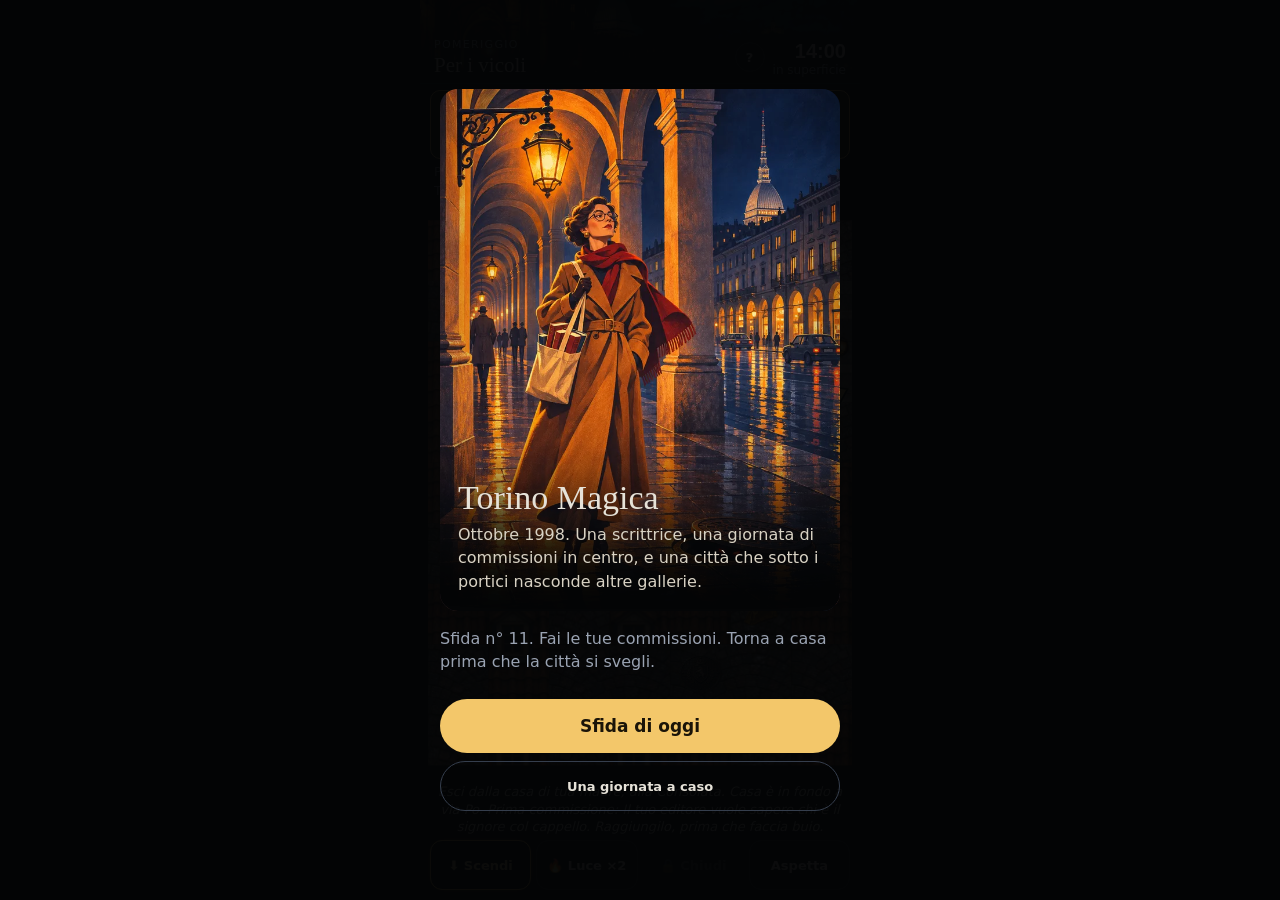
<file: games/torino-magica/index.html>
<!DOCTYPE html>
<html lang="it">
<head>
<meta charset="utf-8">
<meta name="viewport" content="width=device-width,initial-scale=1,maximum-scale=1,user-scalable=no,viewport-fit=cover">
<meta name="theme-color" content="#07080b">
<title>Torino Magica</title>
<link rel="icon" href="art/icon.webp"><link rel="apple-touch-icon" href="art/icon.webp">
<style>
:root{--bg:#07080b;--tx:#e6e2d8;--t2:#9aa3b2;--lamp:#f3c76a;--lamp3:#ffe2a0;--red:#ff5a4e;--ok:#7fd0a0}
*{box-sizing:border-box;-webkit-tap-highlight-color:transparent}
html,body{margin:0;background:var(--bg);color:var(--tx);font-family:Inter,system-ui,-apple-system,"Segoe UI",sans-serif;height:100%;overflow:hidden;overscroll-behavior:none}
#app{max-width:440px;margin:0 auto;height:100dvh;display:flex;flex-direction:column;user-select:none;-webkit-user-select:none}
#top{padding:10px 14px 6px;display:flex;justify-content:space-between;align-items:flex-end;border-bottom:1px solid #1a1f28;background:linear-gradient(180deg,rgba(7,8,11,.35),#07080b),#000 url(art/sc_po.webp) center 40%/cover;min-height:84px}
#top b{font:500 21px/1.1 Georgia,serif;display:block}
#phase{font-size:11px;letter-spacing:.12em;text-transform:uppercase;color:var(--t2);display:block;margin-bottom:3px}
#clock{font:700 20px Inter,sans-serif}#clock.late{color:var(--red)}
#mis{margin:6px 10px 0;padding:7px 10px;border-radius:10px;background:#221d10;border:1.5px solid #f3c76a;color:#ffe2a0;font-size:13px;line-height:1.35}#mis b{color:#f3c76a}
#stats{display:flex;flex-wrap:wrap;gap:4px 12px;padding:5px 14px;font-size:12.5px;color:var(--t2)}#stats b{color:var(--tx)}
#fav{display:flex;gap:5px;padding:0 10px 3px;flex-wrap:wrap}#fav span{font-size:11px;padding:2px 7px;border-radius:99px;background:#0f2a1c;border:1px solid #7fd0a0;color:#cfeedd}
#board{flex:1;min-height:0;display:flex;justify-content:center;padding:2px 8px;touch-action:none}
#board svg{height:100%;width:100%;display:block}
#board svg *{pointer-events:none}#board svg .mv,#board svg .cell{pointer-events:all;cursor:pointer}
#msg{min-height:38px;padding:4px 14px;text-align:center;font-size:13px;font-style:italic;line-height:1.35}
#ctrl{display:grid;grid-template-columns:1fr 1fr 1fr;gap:5px;padding:0 10px max(10px,env(safe-area-inset-bottom))}
button{font:600 13px Inter,system-ui,sans-serif;background:#15181b;color:var(--tx);border:1px solid #2a2f34;border-radius:12px;min-height:50px;padding:6px}
button:disabled{opacity:.3}button.ready{border-color:var(--lamp);color:var(--lamp3);box-shadow:0 0 12px rgba(243,199,106,.25)}
.ov{position:fixed;inset:0;background:rgba(4,5,6,.97);z-index:9;overflow-y:auto;display:flex;padding:20px}
.ov .box{margin:auto;max-width:400px;width:100%}
.ov h1{font:500 34px/1.05 Georgia,serif;margin:0 0 8px}.ov h2{font:500 26px/1.1 Georgia,serif;margin:0 0 8px}
.ov p{line-height:1.45;color:var(--t2)}.ov ul{padding-left:18px;color:#c9c4b8;font-size:14px;line-height:1.5}.ov li{margin-bottom:6px}.ov b{color:var(--tx)}
.main{width:100%;background:var(--lamp);color:#1a1408;border:0;font-size:17px;min-height:54px;border-radius:999px;margin-top:10px}
.sec{width:100%;background:none;border:1.5px solid #353e4d;border-radius:999px;margin-top:8px;min-height:50px}
.cover{height:58vh;border-radius:18px;background:#000 url(art/cover.webp) center/cover;box-shadow:inset 0 -140px 90px -30px #040506;display:flex;flex-direction:column;justify-content:flex-end;padding:18px}
.score{font:500 44px Georgia,serif;color:var(--lamp)}
.hide{display:none!important}
</style>
</head>
<body>
<div id="app">
  <div id="top"><div><span id="phase"></span><b id="place">Torino</b></div><div style="text-align:right;position:relative;padding-left:38px"><button id="bRules" style="position:absolute;left:0;top:2px;min-height:30px;width:30px;padding:0;border-radius:99px;font-size:13px">?</button><div id="clock">15:00</div><div style="font-size:12px;color:var(--t2)" id="layer">in superficie</div></div></div>
  <div id="mis"></div>
  <div id="stats"><span>Punti <b id="sPts">0</b></span><span>Gianduiotti <b id="sG">0</b></span><span>Tesori <b id="sT">0</b></span><span>Fiammiferi <b id="sM">2</b></span><span>Libri <b id="sB">2</b></span><span>Tombini aperti <b id="sO">0</b></span><span id="lampS" class="hide">Lampioni <b id="sL">0</b></span></div>
  <div id="fav"></div>
  <div id="board"></div>
  <div id="msg"></div>
  <div id="ctrl" style="grid-template-columns:1fr 1fr 1fr 1fr"><button id="bHole">Scendi</button><button id="bMatch">🔥</button><button id="bClose">🔒 Chiudi</button><button id="bWait">Aspetta</button></div>
</div>

<div class="ov" id="ovCover"><div class="box">
  <div class="cover"><h1>Torino Magica</h1><p style="margin:0;color:#d8d2c4">Ottobre 1998. Una scrittrice, una giornata di commissioni in centro, e una città che sotto i portici nasconde altre gallerie.</p></div>
  <p id="cvTxt"></p>
  <button class="main" id="bDaily">Sfida di oggi</button><button class="sec" id="bRand">Una giornata a caso</button>
</div></div>

<div class="ov hide" id="ovRules"><div class="box">
  <h2>Come si gioca</h2>
  <ul>
    <li>Sono le 14:00 e sei da qualche parte in centro. Casa è in fondo a via Po. Hai delle commissioni in centro: arrivano una alla volta, in alto, e la <b>stella</b> ti dice dove andare. Non sono sempre uguali: ci sono <b>consegne</b> (prendi qui, porta là), <b>appuntamenti a un'ora precisa</b> (né prima né dopo: se arrivi tardi la perdi), <b>scelte</b> tra due posti che valgono diverso, e a volte devi <b>acchiappare il Collezionista</b>.</li>
    <li>Tocca una casella vicina per camminare (anche in diagonale), o una lontana per fare un passo verso di lei.</li>
    <li>Per strada trovi <b>gianduiotti</b> (1 punto).</li>
    <li>Sui <b>tombini</b> puoi <b>scendere</b>. Sotto ci sono tesori che valgono molto, e i mostri ci sono già.</li>
    <li><b>Ogni tombino che apri resta aperto</b> (puoi richiuderlo, costa un turno). Alle 18:30 fa buio, e da ognuno risale un mostro. Ma i tombini sono anche la tua via di fuga: i mostri di sopra non ti seguono sotto.</li>
    <li><b>Torino magica:</b> di notte i mostri non entrano nella luce dei lampioni, né in piazza Castello, né sul sagrato della Gran Madre. Ma i lampioni si spengono, uno ogni pochi minuti.</li>
    <li>I tesori pesano: con due in borsa, ogni tanto ti fermi.</li>
    <li><b>Fiammiferi</b> (ne hai 2, altri li trovi per strada): accendine uno e per qualche turno, intorno a te, i mostri non entrano. Sotto un lampione spento, lo <b>riaccendi</b> per sempre.</li>
    <li><b>Libri</b>: quando un mostro è a due passi, tiragli un libro in testa (il pulsante diventa «📕 Lancia»). Lo stordisci e lo respingi per qualche turno. Ne prendi uno in più in ogni libreria, edicola o casa editrice dove passi.</li>
    <li>Sotto, oltre ai tesori, ci sono gallerie laterali con gianduiotti (2 punti).</li>
    <li>Ogni giornata parti da un posto diverso della città, e tombini e lampioni cambiano.</li>
    <li><b>Il Collezionista</b> 🎩, un signore col cappello, gira per il centro di pomeriggio: raccoglie i gianduiotti e <b>apre i tombini</b> per scendere a rubare i tesori. Ogni tombino che apre, stanotte, è un mostro in più. Se lo raggiungi ti restituisce quello che ha preso, e scappa. Puoi anche richiudere i tombini che lascia aperti.</li>
    <li>Per strada <b>incontri gente</b>. Fermarsi costa tempo, ma a volte ne vale la pena.</li>
    <li>Le persone che aiuti ti restituiscono il favore di notte: il caffè ti lascia la serranda aperta, il giornalaio ti avvisa, il libraio ti presta una torcia.</li>
    <li>Torna a casa. Conta solo quello che riporti: se un mostro ti prende, la giornata è persa. Rientro prima del buio: +3.</li>
  </ul>
  <button class="main" id="bRulesOk">In giro</button>
</div></div>

<div class="ov hide" id="ovEv" style="background:rgba(4,5,6,.88)"><div class="box" style="margin-bottom:max(20px,env(safe-area-inset-bottom))">
  <p id="evK" style="letter-spacing:.12em;text-transform:uppercase;font-size:11px;margin:0 0 6px;color:#f0b8d8"></p><h2 id="evT"></h2><p id="evX" style="color:#d8d2c4"></p>
  <button class="main" id="evA"></button><button class="sec" id="evB"></button>
</div></div>
<div class="ov hide" id="ovEnd"><div class="box">
  <h2 id="eT"></h2><div class="score" id="eS"></div><p id="eP"></p>
  <button class="main" id="bAgain">Un'altra giornata</button><button class="sec" id="bSame">Riprova la stessa</button>
</div></div>

<script>
/* ---------- la città (nord in alto) ---------- */
const ROWS=[
"###...........#",
"#...PPPPPP....#",
"#.#.PPPPPP.##.#",
"#.#.......#...#",
"#.###.#.#.#.#.#",
"#.....#.#...#.#",
"#.##.##.###.#.#",
"#..#..........#",
"##.#.##.#.###.#",
"#.............#",
"#.#.##.##.##..#",
"#.#..PPPPP.#..#",
"#.##.PPPPP.#.##",
"#....PPPPP.pp.#",
"#.###..#..##pp#",
"#...#.##.#.#pp#",
"###.#....#..pp#",
"#...#.##.##.pp.",
"#.#...#....#pp#",
"#.#.#.#.##..pp#",
"#...........pp#",
"############ppH"];
const GW=15,GH=ROWS.length,CS=50,VW=7;let VH=11;
const PLACES={
  casa:{c:14,r:21,im:'casa',n:'Casa',s:'La mansarda in fondo a via Po',i:'🏠'},
  balon:{c:6,r:1,im:'balon',n:'Il Balôn',s:'Porta Palazzo',i:'🧺'},
  edicola:{c:7,r:9,im:'edicola',n:'L\'edicola',s:'Via Garibaldi',i:'🗞'},
  editore:{c:1,r:5,im:'editore',n:'L\'editore',s:'Il Quadrilatero',i:'🏢'},
  caffe:{c:3,r:3,im:'caffe',n:'Il caffè',s:'Dietro la Consolata',i:'☕'},
  libreria:{c:12,r:16,im:'libreria',n:'La libreria',s:'Sotto i portici di via Po',i:'📚'},
  castello:{c:7,r:12,n:'Piazza Castello',s:'Il cuore bianco della città',i:''},
  egizio:{c:4,r:13,im:'egizio',n:'Il Museo Egizio',s:'Via Accademia delle Scienze',i:'🏺'},
  mole:{c:13,r:10,im:'mole',n:'La Mole',s:'Via Montebello',i:'🗼'},
  portanuova:{c:6,r:20,im:'portanuova',n:'Porta Nuova',s:'La stazione',i:'🚉'},
  mercato:{c:8,r:17,im:'mercato',n:'Il mercato',s:'Piazza Madama Cristina',i:'🍎'},
  granmadre:{c:14,r:17,im:'granmadre',n:'La Gran Madre',s:'Oltre il Po',i:'⛪'},
  superga:{c:13,r:0,im:'superga',n:'Superga',s:'In cima alla collina',i:'⛰'}};
const TOMB_ALL=[[2,7],[9,1],[13,5],[12,9],[7,16],[1,13],[5,3],[10,19],[3,20],[6,7],[2,17]];let TOMB=TOMB_ALL.slice(0,6);
const LAMPS_ALL=[[4,1],[11,3],[5,5],[13,7],[2,9],[10,9],[1,11],[13,13],[3,16],[8,15],[12,18],[5,20],[13,20],[8,2],[1,3],[7,9],[12,15],[9,18]];let LAMPS=LAMPS_ALL.slice(0,13);
const TREAS={manoscritto:{n:'il manoscritto perduto',p:8,i:'📜'},amuleto:{n:'un amuleto egizio',p:6,i:'🪬'},oro:{n:'il gianduiotto d\'oro',p:7,i:'🏅'},pergamena:{n:'una pergamena alchemica',p:5,i:'🧾'}};
const START_T=14*60,MIN=5,DUSK=48,NIGHT=54;
let SEED=1;function rnd(){SEED|=0;SEED=SEED+0x6D2B79F5|0;let t=Math.imul(SEED^SEED>>>15,1|SEED);t=t+Math.imul(t^t>>>7,61|t)^t;return((t^t>>>14)>>>0)/4294967296;}
const R=n=>Math.floor(rnd()*n);
function todayN(){const d=new Date();return Math.floor((Date.UTC(d.getFullYear(),d.getMonth(),d.getDate())-Date.UTC(2026,10,25))/864e5)+1;}
const key=(c,r)=>c+','+r,inG=(c,r)=>c>=0&&c<GW&&r>=0&&r<GH,dist=(a,b,c,d)=>Math.abs(a-c)+Math.abs(b-d);
const tile=(c,r)=>inG(c,r)?ROWS[r][c]:'#';
const isTomb=(c,r)=>TOMB.some(([a,b])=>a===c&&b===r);
const placeAt=(c,r)=>Object.keys(PLACES).find(k=>PLACES[k].c===c&&PLACES[k].r===r);
let UNDER=null;
function buildUnder(seed){const keep=SEED;SEED=seed;const u=new Set();
  const line=(a,b)=>{let [c,r]=a;u.add(key(c,r));while(c!==b[0]){c+=Math.sign(b[0]-c);u.add(key(c,r));}while(r!==b[1]){r+=Math.sign(b[1]-r);u.add(key(c,r));}};
  const T=TOMB.slice().sort((a,b)=>Math.atan2(a[1]-11,a[0]-7)-Math.atan2(b[1]-11,b[0]-7));for(let i=0;i<T.length;i++)line(T[i],T[(i+1)%T.length]);line(T[0],T[3]);line(T[1],T[4]);
  for(let n=0;n<5;n++){const base=[...u].map(k=>k.split(',').map(Number));const [c,r]=base[R(base.length)];const tc=Math.max(1,Math.min(GW-2,c+R(9)-4)),tr=Math.max(1,Math.min(GH-2,r+R(9)-4));if(R(2))line([c,r],[tc,tr]);else{let cc=c,rr=r;while(rr!==tr){rr+=Math.sign(tr-rr);u.add(key(cc,rr));}while(cc!==tc){cc+=Math.sign(tc-cc);u.add(key(cc,rr));}}}
  const cells=[...u].map(k=>k.split(',').map(Number));const ch=[];
  for(let n=0;n<7;n++){const [c,r]=cells[R(cells.length)];for(let dc=-1;dc<=1;dc++)for(let dr=-1;dr<=1;dr++)if(inG(c+dc,r+dr)&&c+dc>0&&c+dc<GW-1)u.add(key(c+dc,r+dr));ch.push([c,r]);}
  SEED=keep;return{u,ch};}
const openAt=(c,r,L)=>L==='su'?tile(c,r)!=='#':UNDER.u.has(key(c,r));
const nb4=(c,r)=>[[c+1,r],[c-1,r],[c,r+1],[c,r-1]];
const nbL=(c,r,L)=>{const o=[];for(let dc=-1;dc<=1;dc++)for(let dr=-1;dr<=1;dr++){if(!dc&&!dr)continue;const nc=c+dc,nr=r+dr;if(!inG(nc,nr)||!openAt(nc,nr,L))continue;if(dc&&dr&&!(openAt(c+dc,r,L)&&openAt(c,r+dr,L)))continue;o.push([nc,nr]);}return o;};
const cheb=(a,b,c,d)=>Math.max(Math.abs(a-c),Math.abs(b-d));
function bfs(tc,tr,L,block){const d={};const q=[[tc,tr]];d[key(tc,tr)]=0;while(q.length){const [c,r]=q.shift();for(const [nc,nr] of nbL(c,r,L)){const k=key(nc,nr);if(k in d||(block&&block(nc,nr)))continue;d[k]=d[key(c,r)]+1;q.push([nc,nr]);}}return d;}

/* ---------- missioni ---------- */
const MPOOL={
 luogo:[{t:'luogo',p:'editore',pts:3,txt:'Ritira le bozze dall\'editore, nel Quadrilatero.'},
  {t:'luogo',p:'caffe',pts:3,fav:'barista',txt:'Un bicerin con la tua agente, al caffè dietro la Consolata.'},
  {t:'luogo',p:'edicola',pts:2,fav:'giornalaio',txt:'All\'edicola di via Garibaldi: c\'è la recensione del tuo libro.'},
  {t:'luogo',p:'balon',pts:3,txt:'Cerca una prima edizione di Pavese tra i banchi del Balôn.'},
  {t:'luogo',p:'libreria',pts:4,fav:'libraio',txt:'Firma le copie alla libreria sotto i portici di via Po.'},
  {t:'luogo',p:'egizio',pts:3,txt:'Restituisci al Museo Egizio il libro sui papiri che ti hanno prestato.'},
  {t:'luogo',p:'mole',pts:3,txt:'Un caffè con un vecchio amico, ai piedi della Mole.'},
  {t:'luogo',p:'superga',pts:7,txt:'Sali a Superga: il rettore della basilica ha un diario del Settecento per te. È lontanissima.'},
  {t:'luogo',p:'granmadre',pts:3,txt:'Alla Gran Madre, oltre il Po: le guide esoteriche dicono che la statua della Fede indica il Graal. Vai a vedere.'},
  {t:'luogo',p:'mercato',pts:2,txt:'Compra le castagne al mercato di piazza Madama Cristina.'}],
 consegna:[{t:'consegna',a:'editore',b:'caffe',pts:4,fav:'barista',txt:'Ritira le bozze dall\'editore e portale alla tua agente, al caffè della Consolata.',txt2:'Hai le bozze. Ora al caffè della Consolata.'},
  {t:'consegna',a:'balon',b:'egizio',pts:4,txt:'Al Balôn vendono un papiro che il Museo Egizio vuole vedere. Compralo e portalo al museo.',txt2:'Hai il papiro. Ora al Museo Egizio.'},
  {t:'consegna',a:'edicola',b:'libreria',pts:4,fav:'libraio',txt:'Prendi in edicola dieci copie della Stampa con la tua recensione e portale al libraio di via Po.',txt2:'Hai i giornali. Ora alla libreria di via Po.'},
  {t:'consegna',a:'libreria',b:'mole',pts:4,txt:'Il libraio ha una copia firmata per il giornalista della radio. Portagliela, alla Mole.',txt2:'Hai il libro. Ora alla Mole.'},
  {t:'consegna',a:'mercato',b:'caffe',pts:4,fav:'barista',txt:'Fai la spesa al mercato di piazza Madama Cristina e portala a tua madre, che ti aspetta al caffè della Consolata.',txt2:'Hai la spesa. Ora al caffè della Consolata.'},
  {t:'consegna',a:'portanuova',b:'editore',pts:4,txt:'Il corriere ha lasciato le copie staffetta al deposito bagagli di Porta Nuova. Portale all\'editore.',txt2:'Hai le copie. Ora dall\'editore, nel Quadrilatero.'},
  {t:'consegna',a:'egizio',b:'editore',pts:4,txt:'All\'Egizio ti hanno preparato le foto dei papiri per la copertina. Portale all\'editore.',txt2:'Hai le foto. Ora dall\'editore.'}],
 orario:[{t:'orario',p:'portanuova',pts:5,txt:'Tua sorella arriva da Milano col treno delle {T}, a Porta Nuova. Se non ci sei, non te lo perdona.'},
  {t:'orario',p:'mole',pts:5,txt:'Intervista in radio ai piedi della Mole, alle {T}. Non prima, non dopo.'},
  {t:'orario',p:'libreria',pts:5,fav:'libraio',txt:'Presentazione del libro alla libreria di via Po, alle {T}. Il pubblico non aspetta.'},
  {t:'orario',p:'caffe',pts:4,fav:'barista',txt:'Appuntamento con la tua agente al caffè della Consolata, alle {T}. È una che se ne va.'},
  {t:'orario',p:'edicola',pts:4,fav:'giornalaio',txt:'Il giornalaio riceve una sola copia di Tuttolibri alle {T}: passa a quell\'ora, poi la vende.'}],
 scelta:[{t:'scelta',o:[{p:'balon',pts:3},{p:'libreria',pts:5,fav:'libraio'}],txt:'Un regalo per tua madre: un vaso al Balôn (+3) o la strenna illustrata in libreria (+5).'},
  {t:'scelta',o:[{p:'edicola',pts:2,fav:'giornalaio'},{p:'egizio',pts:4}],txt:'Documentati per il nuovo romanzo: i giornali vecchi in edicola (+2) o la sala delle mummie all\'Egizio (+4).'},
  {t:'scelta',o:[{p:'granmadre',pts:4},{p:'superga',pts:7}],txt:'Ti serve una scena per il finale del romanzo: la Gran Madre (+4) o Superga (+7, ma è lontanissima).'},
  {t:'scelta',o:[{p:'caffe',pts:3,fav:'barista'},{p:'mole',pts:4}],txt:'Ti serve ispirazione: un bicerin al caffè (+3) o il panorama dalla Mole (+4).'}],
 col:[{t:'col',pts:4,txt:'Il Collezionista ti ha sfilato una lettera dalla borsa. Raggiungilo e riprenditela, prima che faccia buio.'},
  {t:'col',pts:4,txt:'Il tuo editore vuole sapere chi è il signore col cappello. Raggiungilo, prima che faccia buio.'}]};
const MUNDER=[{t:'tesoro',k:'manoscritto',pts:4,txt:'Si dice che sotto Porta Palazzo ci sia un manoscritto perduto. Scendi a cercarlo.'},
  {t:'tesoro',k:'amuleto',pts:4,txt:'Il tuo editore giura che nelle gallerie c\'è un amuleto egizio. Trovalo: farà un romanzo.'},
  {t:'tesoro',k:'oro',pts:4,txt:'Una leggenda del Quadrilatero parla di un gianduiotto d\'oro sotto la città. Trovalo.'},
  {t:'tesoro',k:'pergamena',pts:4,txt:'Un alchimista del Seicento ha nascosto una pergamena nelle gallerie. La vuoi per il prossimo libro.'}];
const hasFav=m=>m.fav||(m.o&&m.o.some(x=>x.fav));
function buildMissions(){let pick;
  for(let g=0;g<30;g++){const types=['luogo','consegna','orario','scelta','col'].sort(()=>rnd()-.5).slice(0,3);
    pick=types.map(t=>{const L=MPOOL[t];return Object.assign({},L[R(L.length)]);});
    const used=new Set();let clash=false;for(const m of pick){const ps=m.t==='consegna'?[m.a,m.b]:m.o?m.o.map(x=>x.p):m.p?[m.p]:[];for(const q of ps){if(used.has(q))clash=true;used.add(q);}}
    if(!clash&&pick.some(hasFav))break;}
  const ci=pick.findIndex(m=>m.t==='col');if(ci>0){const [c]=pick.splice(ci,1);pick.unshift(c);}
  return [...pick,Object.assign({},MUNDER[R(MUNDER.length)])];}
const FAV={medaglia:'🏅 Medaglietta di san Giovanni',gatto:'🐈 Il gatto ti segue',barista:'☕ Il caffè ti lascia la serranda aperta',giornalaio:'🗞 Il giornalaio ti avvisa',libraio:'🔦 Hai la torcia del libraio'};
function curM(){return S.mq[S.mi];}
function mPlace(m){if(m.t==='luogo'||m.t==='orario')return m.p;if(m.t==='consegna')return m.st?m.b:m.a;return null;}
function mTarget(){const m=curM();if(!m)return S.night?{c:PLACES.casa.c,r:PLACES.casa.r,L:'su'}:null;
  const pl=mPlace(m);if(pl)return{c:PLACES[pl].c,r:PLACES[pl].r,L:'su'};
  if(m.t==='scelta'){const o=m.o.slice().sort((a,b)=>dist(PLACES[a.p].c,PLACES[a.p].r,S.p.c,S.p.r)-dist(PLACES[b.p].c,PLACES[b.p].r,S.p.c,S.p.r))[0];return{c:PLACES[o.p].c,r:PLACES[o.p].r,L:'su'};}
  if(m.t==='col'){const C=S.col;return C&&!C.gone&&!C.down?{c:C.c,r:C.r,L:'su'}:null;}
  const t=S.treas.find(x=>x.k===m.k&&!x.got);return t?{c:t.c,r:t.r,L:'giu'}:null;}
function mTxt(m){if(m.t==='orario')return m.txt.replace('{T}',clock(m.at));if(m.t==='consegna'&&m.st)return m.txt2;if(m.t==='col'&&S.col&&S.col.down)return m.txt+' Ora è sotto terra: aspetta che risalga.';return m.txt;}
function activate(m){if(!m)return;if(m.t==='orario'){const P=PLACES[m.p];const d=bfs(P.c,P.r,'su')[key(S.p.c,S.p.r)]??20;let at=S.turn+d+4;at=Math.ceil(at/3)*3;m.at=Math.min(at,DUSK-3);}
  if(m.t==='col')m.base=S.caughtN||0;}
function giveFav(f){if(!f||S.fav[f])return;S.fav[f]=true;msgs.push(FAV[f]+(f==='barista'?' stanotte: lì dentro i mostri non entrano.':f==='giornalaio'?' se di notte un mostro ti si avvicina.':': di notte vedi più lontano.'));}
function checkMission(){let m=curM(),g=0;const here=S.L==='su'?placeAt(S.p.c,S.p.r):null;
  while(m&&g++<8){let ok=false,pts=m.pts,fav=m.fav,fail=null;
    if(m.t==='luogo')ok=S.visited.has(m.p);
    if(m.t==='tesoro')ok=S.bag.some(x=>x.k===m.k);
    if(m.t==='consegna'){if(!m.st&&here===m.a){m.st=1;msgs.push(m.txt2);}if(m.st&&here===m.b)ok=true;}
    if(m.t==='orario'){if(S.turn>m.at+2)fail='Troppo tardi: '+(m.p==='mole'?'l\'intervista è andata in onda senza di te.':m.p==='libreria'?'la presentazione è finita.':m.p==='caffe'?'la tua agente se n\'è andata.':m.p==='portanuova'?'tua sorella ha preso un taxi, ed è offesa.':'la copia l\'hanno venduta.');
      else if(here===m.p){if(S.turn>=m.at)ok=true;else if(!m.warn){m.warn=1;msgs.push(`Sei in anticipo: è alle ${clock(m.at)}. Aspetta qui.`);}}}
    if(m.t==='scelta'&&here){const o=m.o.find(x=>x.p===here);if(o){ok=true;pts=o.pts;fav=o.fav;}}
    if(m.t==='col'){if((S.caughtN||0)>m.base)ok=true;else if(S.col.gone)fail='Il Collezionista è sparito con il buio. Commissione persa.';}
    if(fail){msgs.push(fail);S.mi++;m=curM();activate(m);if(m)msgs.push('Ora: '+mTxt(m));continue;}
    if(!ok)break;S.mpts+=pts;S.mdone=(S.mdone||0)+1;giveFav(fav);
    msgs.push(`✓ Fatto: +${pts}.`);S.mi++;m=curM();activate(m);if(m)msgs.push('Ora: '+mTxt(m));}
}

/* ---------- il Collezionista ---------- */
function farStreet(min){const out=[];for(let r=0;r<GH;r++)for(let c=0;c<GW;c++)if(tile(c,r)!=='#'&&!placeAt(c,r)&&!isTomb(c,r)&&dist(c,r,S.p.c,S.p.r)>=min)out.push([c,r]);return out[R(out.length)];}
function colStep(){const C=S.col;if(!C||C.gone)return;
  if(S.turn>=DUSK){C.gone=true;if(!C.down)msgs.push(`Il Collezionista si tocca il cappello e sparisce sotto i portici${C.carry?`, con ${C.carry} gianduiotti in tasca`:''}.`);return;}
  if(C.rest>0){C.rest--;return;}
  if(C.down>0){C.down--;if(C.down)return;
    const ts=TOMB.filter(([c,r])=>!(c===C.tc&&r===C.tr)&&!(S.L==='su'&&c===S.p.c&&r===S.p.r));const [c,r]=ts[R(ts.length)];C.c=c;C.r=r;
    const k=key(c,r),was=S.opened.has(k);S.opened.add(k);let st='';
    const need=S.mq.slice(S.mi).filter(m=>m.t==='tesoro').map(m=>m.k);const cand=S.treas.filter(t=>!t.got&&!need.includes(t.k));
    if(cand.length&&rnd()<.6){const t=cand[R(cand.length)];t.got=true;C.loot.push(t);st=` Sotto il braccio ha ${TREAS[t.k].n}.`;}
    msgs.push(`Un tombino si solleva ${dirTo(c,r).replace('da ','a ')}: risale il Collezionista${was?'':', e lo lascia aperto'}.${st}`);return;}
  if(S.turn%2)return;
  const opts=nbL(C.c,C.r,'su').filter(([c,r])=>!(S.L==='su'&&c===S.p.c&&r===S.p.r));if(!opts.length)return;
  let nx;
  if(S.L==='su'&&cheb(C.c,C.r,S.p.c,S.p.r)<=2){opts.sort((a,b)=>cheb(b[0],b[1],S.p.c,S.p.r)-cheb(a[0],a[1],S.p.c,S.p.r)||dist(b[0],b[1],S.p.c,S.p.r)-dist(a[0],a[1],S.p.c,S.p.r));nx=opts[0];}
  else{const dm=bfs(C.c,C.r,'su');const tg=[...S.gian.filter(g=>dist(g.c,g.r,C.c,C.r)<=3).map(g=>[g.c,g.r]),...TOMB.filter(([c,r])=>!S.opened.has(key(c,r)))];
    if(!tg.length)return;tg.sort((a,b)=>(dm[key(...a)]??999)-(dm[key(...b)]??999));const [tc,tr]=tg[0];const dd=bfs(tc,tr,'su');
    opts.sort((a,b)=>(dd[key(...a)]??999)-(dd[key(...b)]??999));nx=opts[0];}
  C.c=nx[0];C.r=nx[1];
  const gi=S.gian.findIndex(g=>g.c===C.c&&g.r===C.r);if(gi>=0){S.gian.splice(gi,1);C.carry++;}
  if(isTomb(C.c,C.r)&&!S.opened.has(key(C.c,C.r))&&!(S.L==='su'&&cheb(C.c,C.r,S.p.c,S.p.r)<=2)){S.opened.add(key(C.c,C.r));C.down=7;C.tc=C.c;C.tr=C.r;
    msgs.push(`Clang di ghisa, ${dirTo(C.c,C.r)}: il Collezionista ha aperto un tombino ed è sceso.`);}
  if(!C.seen&&S.L==='su'&&!C.down&&cheb(C.c,C.r,S.p.c,S.p.r)<=4){C.seen=true;msgs.push('Un signore col cappello raccoglie un gianduiotto da terra e ti guarda. È il Collezionista: apre tombini, ruba tesori. Prendilo.');}
}
function catchCol(){const C=S.col;let t=`Prendi il Collezionista per la manica.`;
  if(C.carry){S.gpts+=C.carry;t+=` Ti molla ${C.carry} gianduiotti`;C.carry=0;}else t+=' Non ha niente in tasca';
  if(C.loot.length){const x=C.loot.shift();S.bag.push(x);t+=` e ${TREAS[x.k].n}`;}
  t+=', poi scappa via.';S.caughtN=(S.caughtN||0)+1;msgs.push(t);const f=farStreet(7);if(f){C.c=f[0];C.r=f[1];}C.rest=4;}

/* ---------- incontri ---------- */
const EVENTS=[
 {t:'Un turista giapponese',x:'Cerca la Sindone, con una cartina al contrario. Non parla italiano.',a:['Accompagnalo al Duomo','15 minuti'],b:'Indichi a gesti',
  A:()=>{spend(3);S.match+=2;return'Si inchina tre volte e ti regala due scatole di fiammiferi dell\'albergo.';}},
 {t:'La Stampa',x:'Un fotografo ti riconosce: «Una foto per l\'inserto cultura? Due minuti.» Non sono mai due minuti.',a:['Posa','10 minuti · +3'],b:'Scappi',
  A:()=>{spend(2);S.mpts+=3;return'Ti fa girare tre volte verso la luce. Uscirà domenica: +3.';}},
 {t:'Una vecchina',x:'In piazza ti prende la mano, la guarda e scuote la testa: «Lì sotto non si scende, figlia.»',a:['Ascoltala','10 minuti'],b:'Sorridi e vai',
  A:()=>{spend(2);S.shield=1;S.fav.medaglia=true;return'Ti chiude in mano una medaglietta di san Giovanni. «Una volta sola. Poi arrangiati.» Se un mostro ti prende, ti lascia andare.';}},
 {t:'Un gatto perso',x:'Un bambino piange sul portone: il suo gatto è finito in un cortile.',a:['Cercalo','15 minuti'],b:'Non hai tempo',
  A:()=>{spend(3);S.fav.gatto=true;return'Lo trovi su un ballatoio. Il bambino lo riprende, ma il gatto, più tardi, ti segue. Di notte soffia quando qualcosa si avvicina.';}},
 {t:'Il tuo ex',x:'Seduto al bar, ti fa segno. «Ieri ho visto un tizio col cappello aprire un tombino. Vuoi sapere dove va a cercare?»',a:['Un caffè','10 minuti'],b:'Lo saluti appena',
  A:()=>{spend(2);const t=S.treas.find(t=>!t.got);if(t){for(let dr=-1;dr<=1;dr++)for(let dc=-1;dc<=1;dc++)if(UNDER.u.has(key(t.c+dc,t.r+dr)))S.known.add(key(t.c+dc,t.r+dr));return`Ti disegna sul tovagliolo dov'è ${TREAS[t.k].n}, là sotto. Ora lo trovi sulla mappa delle gallerie.`;}return'Parla solo di sé. Come sempre.';}},
 {t:'La bancarella',x:'Libri usati sotto i portici, a mille lire. Un\'enciclopedia intera, pesantissima.',a:['Compra due volumi','5 minuti · −2 punti'],b:'Tiri dritto',
  A:()=>{spend(1);S.mpts-=2;S.books+=2;return'Due volumi della Treccani in borsa. Ottimi da tirare.';}},
 {t:'Un acquazzone',x:'Viene giù tutto d\'un colpo. Sotto i portici sono già tutti riparati.',a:['Aspetta che spiova','10 minuti'],b:'Corri sotto l\'acqua',
  A:()=>{spend(2);return'Spiove. Il selciato luccica.';},B:()=>{if(S.match>0){S.match--;return'Arrivi fradicia, e una scatola di fiammiferi è da buttare.';}return'Arrivi fradicia.';}},
 {t:'Il vigile',x:'«Signora, ha visto chi lascia i tombini aperti? È la terza volta oggi.»',a:['Glielo dici','5 minuti'],b:'Non hai visto niente',need:()=>S.opened.size>0,
  A:()=>{spend(1);const arr=[...S.opened].filter(k=>k!==key(S.p.c,S.p.r)).slice(0,2);arr.forEach(k=>S.opened.delete(k));return arr.length?`Fischia, chiama due operai. Chiudono ${arr.length} tombini.`:'Prende nota, e basta.';}},
 {t:'Il Collezionista',x:'Ti si affianca, si tocca il cappello: «Quello che ha in borsa, glielo compro. Adesso, e a buon prezzo.»',a:['Vendi un tesoro','+3 sul suo valore'],b:'Non è in vendita',need:()=>S.bag.length>0&&!S.col.gone,
  A:()=>{const t=S.bag.shift();S.mpts+=TREAS[t.k].p+3;return`Gli lasci ${TREAS[t.k].n}. Paga in contanti: +${TREAS[t.k].p+3}, e la borsa è più leggera.`;}}];
function spend(n){for(let i=0;i<n;i++){S.turn++;colStep();}}
let EVCUR=null;
function maybeEvent(){if(S.over||S.L!=='su'||S.turn>=DUSK-2||!S.evT.length||S.turn<S.evT[0])return;
  let idx=S.evQ.findIndex(i=>!EVENTS[i].need||EVENTS[i].need());if(idx<0)return;const e=EVENTS[S.evQ.splice(idx,1)[0]];S.evT.shift();EVCUR=e;
  document.getElementById('evK').textContent='Per strada · '+clock(S.turn);document.getElementById('evT').textContent=e.t;document.getElementById('evX').textContent=e.x;
  document.getElementById('evA').innerHTML=`${e.a[0]} <small style="font-weight:500;opacity:.75">· ${e.a[1]}</small>`;document.getElementById('evB').textContent=e.b;
  document.getElementById('ovEv').classList.remove('hide');}
function evPick(a){const e=EVCUR;if(!e)return;EVCUR=null;document.getElementById('ovEv').classList.add('hide');msgs=[];
  const r=a?e.A():(e.B?e.B():'Tiri dritto.');msgs.unshift(r);render();}

/* ---------- partita ---------- */
let S,msgs=[],LAST=0;
function newGame(daily,seed){
  SEED=seed!=null?seed:(daily?todayN()*48611+7:(Date.now()%1e9));LAST=SEED;
  TOMB=TOMB_ALL.slice().sort(()=>rnd()-.5).slice(0,6);UNDER=buildUnder(SEED^0x5bd1e995);
  const ST=[[1,20,'Esci dallo studio di un\'amica, in borgo San Paolo'],[13,3,'Esci dal dentista, in corso Regina'],[1,9,'Esci dalla piscina, vicino a piazza Statuto'],[10,20,'Esci dalla redazione, verso il Po'],[5,3,'Esci dalla casa di tua madre, alla Consolata'],[7,12,'Scendi dal tram in piazza Castello']];const st=ST[R(ST.length)];
  S={daily:!!daily,turn:0,p:{c:st[0],r:st[1]},L:'su',left:true,opened:new Set(),mons:[],gian:[],treas:[],bag:[],gpts:0,mpts:0,fav:{},visited:new Set(),night:false,over:false,pan:{c:0,r:0},seen:{},known:new Set()};
  S.mq=buildMissions();S.mi=0;S.mdone=0;S.caughtN=0;S.match=2;S.myLight=0;S.boxes=[];S.books=2;S.ugian=[];
  const streets=[];for(let r=0;r<GH;r++)for(let c=0;c<GW;c++)if(tile(c,r)!=='#'&&!placeAt(c,r)&&!isTomb(c,r)&&dist(c,r,14,21)>3&&dist(c,r,st[0],st[1])>1)streets.push([c,r]);
  for(let i=0;i<14;i++){const [c,r]=streets.splice(R(streets.length),1)[0];S.gian.push({c,r});}
  for(let i=0;i<3;i++){const [c,r]=streets.splice(R(streets.length),1)[0];S.boxes.push({c,r});}
  {const far=streets.filter(([c,r])=>dist(c,r,st[0],st[1])>=9);const [c,r]=far[R(far.length)];S.col={c,r,carry:0,down:0,rest:2,loot:[],gone:false,seen:false};}
  S.evQ=EVENTS.map((e,i)=>i).sort(()=>rnd()-.5);S.evT=[6,17,28,39];S.shield=0;
  const ucells=[...UNDER.u].map(k=>k.split(',').map(Number)).filter(([c,r])=>!isTomb(c,r));
  const near2=[6,1];let mc=ucells.filter(([c,r])=>dist(c,r,near2[0],near2[1])<=7);if(!mc.length)mc=ucells;const [mx,my]=mc[R(mc.length)];S.treas.push({k:'manoscritto',c:mx,r:my});
  for(const k of ['amuleto','oro','pergamena']){const far=ucells.filter(([c,r])=>TOMB.every(([a,b])=>dist(a,b,c,r)>=3)&&!S.treas.some(t=>t.c===c&&t.r===r));const [c,r]=far[R(far.length)];S.treas.push({k,c,r});}
  for(let i=0;i<8;i++){const cs=ucells.filter(([c,r])=>!S.treas.some(t=>t.c===c&&t.r===r)&&!S.ugian.some(g=>g.c===c&&g.r===r));const [c,r]=cs[R(cs.length)];S.ugian.push({c,r});}
  for(let i=0;i<3;i++){const far=ucells.filter(([c,r])=>TOMB.every(([a,b])=>dist(a,b,c,r)>=3));const [c,r]=far[R(far.length)];S.mons.push({c,r,L:'giu',rest:0});}
  LAMPS=LAMPS_ALL.slice().sort(()=>rnd()-.5).slice(0,12);S.lamps=new Set(LAMPS.map(([c,r])=>key(c,r)));S.lampTimer=0;
  activate(S.mq[0]);msgs=[st[2]+'. Casa è in fondo a via Po. Prima commissione: '+mTxt(S.mq[0])];
  render();
}
function clock(t){const m=START_T+t*MIN;return String(Math.floor(m/60)).padStart(2,'0')+':'+String(m%60).padStart(2,'0');}
function phase(){return S.turn<DUSK?'giorno':S.turn<NIGHT?'tramonto':'notte';}
function vis(){if(S.L==='giu')return S.fav.libraio?2:1;if(phase()==='giorno')return 3;return S.fav.libraio?2:1;}
const castle=(c,r)=>tile(c,r)==='P'&&r>=11&&r<=13||(c===14&&r===17);
function lightNow(c,r){if(S.myLight>0&&dist(c,r,S.myLc,S.myLr)<=1&&S.L===S.myLL)return true;if(S.L!=='su'||!S.night)return false;if(castle(c,r))return true;for(const k of S.lamps){const [a,b]=k.split(',').map(Number);if(dist(a,b,c,r)<=1)return true;}return false;}
function litCell(c,r){if(S.L!=='su')return false;if(phase()==='tramonto')return castle(c,r)||[...S.lamps].some(k=>{const [a,b]=k.split(',').map(Number);return dist(a,b,c,r)<=1;});return lightNow(c,r);}
function seeNow(c,r){return cheb(c,r,S.p.c,S.p.r)<=vis()||(phase()!=='giorno'&&litCell(c,r)&&cheb(c,r,S.p.c,S.p.r)<=6)||(phase()==='giorno'&&S.L==='su');}
function reveal(){if(S.L!=='giu')return;const v=vis();for(let dr=-v;dr<=v;dr++)for(let dc=-v;dc<=v;dc++)if(Math.abs(dc)+Math.abs(dr)<=v)S.known.add(key(S.p.c+dc,S.p.r+dr));}
function dirTo(c,r){const ns=r<S.p.r-1?'nord':r>S.p.r+1?'sud':'',eo=c<S.p.c-1?'ovest':c>S.p.c+1?'est':'';const d=(ns&&eo)?ns+'-'+eo:(ns||eo);return d?'da '+d:'qui vicino';}

function move(c,r){
  if(S.over||!nbL(S.p.c,S.p.r,S.L).some(([a,b])=>a===c&&b===r))return;msgs=[];S.pan={c:0,r:0};
  if(S.bag.length>=2&&S.turn%4===3&&!S.seen['peso'+S.turn]){S.seen['peso'+S.turn]=1;msgs.push('Il sacco pesa: ti fermi a riprendere fiato.');return endTurn();}
  S.p={c,r};if(!(c===14&&r===21))S.left=true;
  if(S.L==='su'&&S.col&&!S.col.gone&&!S.col.down&&S.col.c===c&&S.col.r===r)catchCol();
  if(S.mons.some(m=>m.L===S.L&&m.c===c&&m.r===r)){if(!caught())return;}
  arrive();endTurn();
}
function arrive(){const {c,r}=S.p;reveal();
  if(S.L==='su'){const bi=S.boxes.findIndex(b=>b.c===c&&b.r===r);if(bi>=0){S.boxes.splice(bi,1);S.match++;msgs.push('Una scatola di fiammiferi su un davanzale. Ora ne hai '+S.match+'.');}
    const gi=S.gian.findIndex(g=>g.c===c&&g.r===r);if(gi>=0){S.gian.splice(gi,1);S.gpts++;msgs.push('Un gianduiotto, ancora nella carta dorata.');}
    const pl=placeAt(c,r);if(pl&&!S.visited.has(pl)){S.visited.add(pl);if(['libreria','balon','edicola','editore'].includes(pl)){S.books++;msgs.push('Ti infili in borsa un libro in più ('+S.books+'): pesante abbastanza da tirarlo in testa a qualcosa.');}if(PLACES[pl].i&&pl!=='casa'&&curM()?.p!==pl)msgs.push(PLACES[pl].n+'.');}
    if(isTomb(c,r)&&!S.seen.tomb){S.seen.tomb=1;msgs.push('Un tombino. Lo puoi aprire e scendere: sotto c\'è da guadagnare, ma resterà aperto.');}}
  else{const gi=S.ugian.findIndex(g=>g.c===c&&g.r===r);if(gi>=0){S.ugian.splice(gi,1);S.gpts+=2;msgs.push('Un gianduiotto finito quaggiù chissà come: +2.');}
    const t=S.treas.find(t=>!t.got&&t.c===c&&t.r===r);if(t){t.got=true;S.bag.push(t);msgs.push('Trovi '+TREAS[t.k].n+'. +'+TREAS[t.k].p+' se lo porti a casa.');}}
  checkMission();
}
function stepToward(tc,tr){if(S.over)return;if(tc===S.p.c&&tr===S.p.r)return;
  const d=bfs(tc,tr,S.L,S.L==='giu'?((c,r)=>!S.known.has(key(c,r))&&!(c===tc&&r===tr)):null);let best=null,bd=1e9;
  for(const [c,r] of nbL(S.p.c,S.p.r,S.L)){const v=d[key(c,r)]??(1e6+cheb(c,r,tc,tr));if(v<bd){bd=v;best=[c,r];}}if(best)move(best[0],best[1]);}
function hole(){
  if(S.over||!isTomb(S.p.c,S.p.r))return;msgs=[];
  if(S.L==='su'){const k=key(S.p.c,S.p.r);const first=!S.opened.has(k);S.opened.add(k);S.L='giu';msgs.push(first?'Sollevi il tombino. Scendi nel buio umido: questo resterà aperto.':'Riscendi dal tombino che avevi aperto.');}
  else{S.opened.add(key(S.p.c,S.p.r));S.L='su';msgs.push('Risali in strada.');}
  if(S.mons.some(m=>m.L===S.L&&m.c===S.p.c&&m.r===S.p.r)){if(!caught())return;}
  reveal();endTurn();
}
function strike(){if(S.over||S.match<=0)return;msgs=[];S.match--;
  const lk=key(S.p.c,S.p.r);if(S.L==='su'&&LAMPS.some(([a,b])=>a===S.p.c&&b===S.p.r)&&!S.lamps.has(lk)&&S.night){S.lamps.add(lk);msgs.push('Sali sul basamento e riaccendi il lampione col fiammifero. Torna la luce.');}
  else{S.myLight=4;S.myLc=S.p.c;S.myLr=S.p.r;S.myLL=S.L;for(const m of S.mons)if(m.L===S.L&&cheb(m.c,m.r,S.p.c,S.p.r)<=1){const o=nbL(m.c,m.r,m.L).filter(([c,r])=>dist(c,r,S.p.c,S.p.r)>1);if(o.length){[m.c,m.r]=o[0];}m.rest=2;}msgs.push('Accendi un fiammifero, poi un altro. Per poco, qui intorno, non entra niente.');}
  endTurn();}
function closeT(){if(S.over||S.L!=='su')return;const k=key(S.p.c,S.p.r);if(!S.opened.has(k))return;S.opened.delete(k);msgs=['Rimetti a posto il tombino. Pesa, ma ora è chiuso.'];endTurn();}
function nearMon(){return S.mons.filter(m=>m.L===S.L&&cheb(m.c,m.r,S.p.c,S.p.r)<=2&&(S.L==='giu'||S.night)&&!(m.rest>1)).sort((a,b)=>cheb(a.c,a.r,S.p.c,S.p.r)-cheb(b.c,b.r,S.p.c,S.p.r));}
function throwBook(){const m=nearMon()[0];if(S.over||!m||S.books<=0)return;msgs=[];S.books--;
  const d=bfs(S.p.c,S.p.r,m.L);let best=[m.c,m.r],bd=d[key(m.c,m.r)]??0;for(let i=0;i<2;i++){for(const [c,r] of nbL(best[0],best[1],m.L)){const v=d[key(c,r)]??0;if(v>bd&&!(c===S.p.c&&r===S.p.r)){bd=v;best=[c,r];}}}
  m.c=best[0];m.r=best[1];m.rest=4;msgs.push(['Gli tiri in testa un Calvino rilegato. Barcolla all\'indietro, stordito.','Un Pavese prima edizione, dritto in faccia. Arretra, guaendo.','Gli lanci il dizionario dei sinonimi. Funziona.'][S.books%3]+(S.books?` Ti restano ${S.books} libri.`:' Era l\'ultimo libro.'));endTurn();}
function wait(){if(S.over)return;msgs=['Aspetti, in ascolto.'];endTurn();}
function endTurn(){
  S.turn++;colStep();if(S.myLight>0){S.myLight--;if(!S.myLight)msgs.push('Il fiammifero si spegne.');}
  if(S.turn===DUSK)msgs.push('Il sole scende dietro la Mole. Tra mezz\'ora è buio.');
  if(S.turn===NIGHT){S.night=true;let n=0;
    for(const k of S.opened){const [c,r]=k.split(',').map(Number);if(c===S.p.c&&r===S.p.r&&S.L==='su')continue;S.mons.push({c,r,L:'su',rest:1});n++;}
    S.mons.push({c:1,r:9,L:'su',rest:1});
    msgs.push((n?`È buio. Dai ${n} tombini che hai aperto sale qualcosa. E un'ombra arriva da piazza Statuto.`:'È buio. Un\'ombra arriva da piazza Statuto, a ovest.')+' Nella luce dei lampioni non entrano. Ma i lampioni, stanotte, si spengono.');
    if(S.L==='giu'){S.mons.push(...[0,1].map(()=>{const cs=[...UNDER.u].map(k=>k.split(',').map(Number)).filter(([c,r])=>dist(c,r,S.p.c,S.p.r)>=5);const [c,r]=cs[R(cs.length)];return{c,r,L:'giu',rest:0};}));msgs.push('Sotto, i passi si moltiplicano.');}}
  if(S.night&&S.lamps.size){S.lampTimer++;if(S.lampTimer%3===0){const arr=[...S.lamps];const near=arr.filter(k=>{const [a,b]=k.split(',').map(Number);return cheb(a,b,S.p.c,S.p.r)<=8;});const pickk=(near.length&&rnd()<.6?near:arr)[R((near.length&&rnd()<.6?near:arr).length)];if(pickk){S.lamps.delete(pickk);const [a,b]=pickk.split(',').map(Number);msgs.push(`Un lampione si spegne, ${dirTo(a,b)==='qui vicino'?'proprio qui':dirTo(a,b).replace('da ','verso ')}. Ne restano ${S.lamps.size}.`);}}}
  // mostri
  for(const m of S.mons){
    if(m.rest>0){m.rest--;continue;}
    const sameL=m.L===S.L,d=sameL?dist(m.c,m.r,S.p.c,S.p.r):99;
    const hunt=sameL&&(m.L==='su'?S.night:d<=4);
    if((m.L==='giu'?S.turn%3===0:S.turn%4===0)&&!(hunt&&d<=1))continue;
    const block=(c,r)=>(S.myLight>0&&m.L===S.myLL&&dist(c,r,S.myLc,S.myLr)<=1)||m.L==='su'&&(lightNow(c,r)||S.fav.barista&&c===PLACES.caffe.c&&r===PLACES.caffe.r)||S.mons.some(o=>o!==m&&o.L===m.L&&o.c===c&&o.r===r);
    let opts=nbL(m.c,m.r,m.L).filter(([c,r])=>!block(c,r));if(!opts.length)continue;
    let nx;if(hunt){const dd=bfs(S.p.c,S.p.r,m.L,(c,r)=>block(c,r)&&!(c===S.p.c&&r===S.p.r));opts.sort((a,b)=>(dd[key(...a)]??999)-(dd[key(...b)]??999));nx=opts[0];}
    else{if(m.L==='su'&&!S.night)continue;nx=opts[R(opts.length)];}
    m.c=nx[0];m.r=nx[1];
    if(sameL&&m.c===S.p.c&&m.r===S.p.r){if(!caught())return;}
  }
  if((S.fav.giornalaio||S.fav.gatto)&&S.night&&S.L==='su'){const near=S.mons.filter(m=>m.L==='su'&&dist(m.c,m.r,S.p.c,S.p.r)<=4&&!seeNow(m.c,m.r));if(near.length&&S.turn%2===0)msgs.push(S.fav.giornalaio?'Ti torna in mente il giornalaio: «Occhio '+dirTo(near[0].c,near[0].r).replace('da ','a ')+'.»':'Il gatto soffia, il pelo dritto, verso '+dirTo(near[0].c,near[0].r).replace('da ','')+'.');}
  if(S.L==='giu'&&S.mons.some(m=>m.L==='giu'&&dist(m.c,m.r,S.p.c,S.p.r)<=2)&&!S.seen.mon){S.seen.mon=1;msgs.push('Qualcosa si muove nel buio della galleria. Vicino.');}
  if(S.left&&S.L==='su'&&S.p.c===14&&S.p.r===21){S.over=true;render();return end(true);}
  if(!S.over)checkMission();
  render();maybeEvent();
}
function caught(){if(S.shield){S.shield=0;delete S.fav.medaglia;for(const m of S.mons)if(m.L===S.L&&cheb(m.c,m.r,S.p.c,S.p.r)<=1){const o=nbL(m.c,m.r,m.L).filter(([c,r])=>cheb(c,r,S.p.c,S.p.r)>1);if(o.length)[m.c,m.r]=o[R(o.length)];m.rest=3;}
    msgs.push('Una mano gelida ti afferra, poi molla di colpo: la medaglietta scotta in tasca. Non succederà un\'altra volta.');render();return true;}
  S.over=true;S.reveal=true;render();
  const why=S.L==='giu'?'Nel buio della galleria qualcosa ti afferra la caviglia.':S.opened.size?'Ti raggiunge sotto i portici. Forse era salito da uno dei tombini che hai aperto tu.':'Ti raggiunge sotto i portici.';
  msgs=[why];render();document.getElementById('ctrl').classList.add('hide');document.getElementById('ctrlEnd').classList.remove('hide');S.why=why;}
function end(ok){
  const tp=S.bag.reduce((a,t)=>a+TREAS[t.k].p,0),bonus=ok&&S.turn<NIGHT?3:0;
  const tot=ok?S.mpts+S.gpts+tp+bonus:0;
  let best=0;try{best=+localStorage.getItem('to_best')||0;if(tot>best)localStorage.setItem('to_best',tot);}catch(_){}
  document.getElementById('eT').textContent=ok?'A casa, alle '+clock(S.turn):'Torino ti ha presa';
  document.getElementById('eS').textContent=tot+' punti';
  document.getElementById('eP').textContent=(S.daily?`Sfida n° ${todayN()} · `:'')+(ok?`Commissioni: ${S.mdone}/${S.mq.length} (+${S.mpts}). Gianduiotti: ${S.gpts}. Dal sottosuolo: ${S.bag.length?S.bag.map(t=>TREAS[t.k].n).join(', ')+` (+${tp})`:'niente'}. Tombini lasciati aperti: ${S.opened.size}.`+(bonus?` Rientro prima del buio: +3.`:''):`${S.why} Commissioni fatte: ${S.mdone}. Tombini aperti: ${S.opened.size}.`)+` Record: ${Math.max(best,tot)}.`;
  setTimeout(()=>document.getElementById('ovEnd').classList.remove('hide'),ok?400:0);
}

/* ---------- disegno ---------- */
const FILL={'#':'#2a211b','.':'#4b4740','p':'#5a4f3e','P':'#615a4c','H':'#6b5232'};
function render(){
  const ph=phase(),here=placeAt(S.p.c,S.p.r);
  document.getElementById('phase').textContent=S.L==='giu'?'Sottosuolo':{giorno:'Pomeriggio',tramonto:'Tramonto',notte:'Notte'}[ph];
  document.getElementById('place').textContent=S.L==='giu'?'Le gallerie':here?PLACES[here].n:tile(S.p.c,S.p.r)==='p'?'Sotto i portici':tile(S.p.c,S.p.r)==='P'?'In piazza':'Per i vicoli';
  const ck=document.getElementById('clock');ck.textContent=clock(S.turn);ck.classList.toggle('late',S.turn>=DUSK);
  document.getElementById('layer').textContent=S.L==='giu'?'sotto la città':'in superficie';
  const m=curM();document.getElementById('mis').innerHTML=m?`<b>Commissione ${S.mi+1}/${S.mq.length}</b> · ${mTxt(m)} <span style="color:#c9b892">(+${m.pts})</span>`:`<b>Tutto fatto</b> · Ora torna a casa, in fondo a via Po.`;
  document.getElementById('sPts').textContent=S.mpts+S.gpts+S.bag.reduce((a,t)=>a+TREAS[t.k].p,0);document.getElementById('sG').textContent=S.gpts;document.getElementById('sM').textContent=S.match;document.getElementById('sB').textContent=S.books;document.getElementById('sT').textContent=S.bag.length;document.getElementById('sO').textContent=S.opened.size;document.getElementById('lampS').classList.toggle('hide',!S.night);document.getElementById('sL').textContent=S.lamps.size;
  document.getElementById('fav').innerHTML=Object.keys(S.fav).map(k=>`<span>${FAV[k]}</span>`).join('');
  {const bd=document.getElementById('board');const w=bd.clientWidth-16,h=bd.clientHeight-4;if(w>50&&h>50)VH=Math.max(7,Math.min(GH,Math.floor(h/(w/VW))));}
  const c0=Math.max(0,Math.min(GW-VW,S.p.c-3+S.pan.c)),r0=Math.max(0,Math.min(GH-VH,S.p.r-Math.floor(VH/2)+S.pan.r));
  const W=VW*CS,H=VH*CS,X=c=>(c-c0)*CS,Y=r=>(r-r0)*CS,inV=(c,r)=>c>=c0&&c<c0+VW&&r>=r0&&r<r0+VH;
  const night=ph!=='giorno'||S.L==='giu';
  let s=`<svg viewBox="0 0 ${W} ${H}" xmlns="http://www.w3.org/2000/svg"><defs><pattern id="tse" patternUnits="userSpaceOnUse" width="100" height="100"><image href="art/t_selciato.webp" width="100" height="100"/></pattern><pattern id="tpo" patternUnits="userSpaceOnUse" width="100" height="100"><image href="art/t_portici.webp" width="100" height="100"/></pattern><pattern id="tpi" patternUnits="userSpaceOnUse" width="100" height="100"><image href="art/t_piazza.webp" width="100" height="100"/></pattern><pattern id="tt" patternUnits="userSpaceOnUse" width="100" height="100"><image href="art/t_tetti.webp" width="100" height="100"/></pattern><pattern id="tga" patternUnits="userSpaceOnUse" width="100" height="100"><image href="art/t_galleria.webp" width="100" height="100"/></pattern><pattern id="tro" patternUnits="userSpaceOnUse" width="100" height="100"><image href="art/t_roccia.webp" width="100" height="100"/></pattern><radialGradient id="lt"><stop offset="0" stop-color="#f3c76a" stop-opacity=".28"/><stop offset="1" stop-color="#f3c76a" stop-opacity="0"/></radialGradient><radialGradient id="rd"><stop offset="0" stop-color="#ff3b2f" stop-opacity=".5"/><stop offset="1" stop-color="#ff3b2f" stop-opacity="0"/></radialGradient></defs>`;
  for(let r=r0;r<r0+VH;r++)for(let c=c0;c<c0+VW;c++){const x=X(c),y=Y(r);
    s+=`<rect class="cell" data-c="${c}" data-r="${r}" x="${x}" y="${y}" width="${CS}" height="${CS}" fill="transparent"/>`;
    if(S.L==='su'){const t=tile(c,r);s+=`<rect x="${x}" y="${y}" width="${CS}" height="${CS}" fill="${t==='#'?'url(#tt)':t==='p'?'url(#tpo)':t==='P'||t==='H'?'url(#tpi)':'url(#tse)'}"/>`;
      if(t==='#'){s+=`<rect x="${x}" y="${y}" width="${CS}" height="${CS}" fill="#000" opacity="${night?.35:.12}"/>`;if(night&&(c*7+r*3)%4===0)s+=`<rect x="${x+20}" y="${y+18}" width="9" height="11" fill="#f3c76a" opacity=".85"/>`;}
      if(t==='p')s+=`<rect x="${x}" y="${y}" width="${CS}" height="6" fill="#1d1611" opacity=".45"/>`;
      if(LAMPS.some(([a,b])=>a===c&&b===r)){const on=S.lamps.has(key(c,r))||!S.night;s+=`<image href="art/i_lampione${on?'':'_spento'}.png" x="${x+CS-30}" y="${y-4}" width="30" height="30"/>`;}
      if(isTomb(c,r)){const op=S.opened.has(key(c,r));s+=`<image href="art/i_tombino${op?'_aperto':''}.png" x="${x+7}" y="${y+7}" width="${CS-14}" height="${CS-14}"/>`+(op?`<circle cx="${x+CS/2}" cy="${y+CS/2}" r="${CS/2-5}" fill="none" stroke="#ff5a4e" stroke-width="2"/>`:'');}
      const pl=placeAt(c,r);if(pl&&PLACES[pl].im)s+=`<rect x="${x+2}" y="${y+2}" width="${CS-4}" height="${CS-4}" rx="8" fill="#120e09" stroke="#f3c76a" stroke-width="1.5"/><image href="art/p_${PLACES[pl].im}.png" x="${x+3}" y="${y+3}" width="${CS-6}" height="${CS-6}"/>`;
      if(S.boxes.some(b=>b.c===c&&b.r===r)&&seeNow(c,r))s+=`<rect x="${x+15}" y="${y+18}" width="20" height="14" rx="2" fill="#b8322a" stroke="#f3c76a" stroke-width="1.5"/><text x="${x+CS/2}" y="${y+30}" text-anchor="middle" font-size="10">🔥</text>`;
      if(S.gian.some(g=>g.c===c&&g.r===r)&&(seeNow(c,r)))s+=`<image href="art/i_gianduiotto.png" x="${x+11}" y="${y+11}" width="28" height="28"/>`;
      if(night&&!seeNow(c,r))s+=`<rect x="${x}" y="${y}" width="${CS}" height="${CS}" fill="#000" opacity="${ph==='notte'?.72:.4}"/>`;
      if(night&&litCell(c,r))s+=`<rect x="${x}" y="${y}" width="${CS}" height="${CS}" fill="#f3c76a" opacity="${castle(c,r)?.10:.14}"/>`;
      if(night&&S.lamps.has(key(c,r)))s+=`<circle cx="${x+CS-10}" cy="${y+8}" r="${CS*.9}" fill="url(#lt)"/>`;}
    else{const o=UNDER.u.has(key(c,r)),kn=S.known.has(key(c,r));
      s+=`<rect x="${x}" y="${y}" width="${CS}" height="${CS}" fill="${!kn?'#050506':o?'url(#tga)':'url(#tro)'}"/>`;if(kn&&!o)s+=`<rect x="${x}" y="${y}" width="${CS}" height="${CS}" fill="#000" opacity=".72"/>`;
      if(kn&&o&&isTomb(c,r))s+=`<rect x="${x+12}" y="${y+12}" width="${CS-24}" height="${CS-24}" fill="none" stroke="#f3c76a" stroke-width="2"/><text x="${x+CS/2}" y="${y+CS/2+5}" text-anchor="middle" font-size="12" fill="#ffe2a0">↑</text>`;
      if(kn&&S.ugian.some(g=>g.c===c&&g.r===r))s+=`<image href="art/i_gianduiotto.png" x="${x+11}" y="${y+11}" width="28" height="28"/>`;
      const t=S.treas.find(t=>!t.got&&t.c===c&&t.r===r);if(t&&kn)s+=`<circle cx="${x+CS/2}" cy="${y+CS/2}" r="19" fill="#3a2e10" fill-opacity=".7" stroke="#f3c76a" stroke-width="2"/><image href="art/i_${t.k}.png" x="${x+8}" y="${y+8}" width="${CS-16}" height="${CS-16}"/>`;
      if(kn&&!seeNow(c,r))s+=`<rect x="${x}" y="${y}" width="${CS}" height="${CS}" fill="#000" opacity=".3"/>`;}
  }
  if(night){const cx=X(S.p.c)+CS/2,cy=Y(S.p.r)+CS/2;s+=`<circle cx="${cx}" cy="${cy}" r="${CS*(vis()+.6)}" fill="url(#lt)"/>`;}
  if(S.myLight>0&&S.myLL===S.L&&inV(S.myLc,S.myLr)){for(let dc=-1;dc<=1;dc++)for(let dr=-1;dr<=1;dr++)if(Math.abs(dc)+Math.abs(dr)<=1)s+=`<rect x="${X(S.myLc+dc)}" y="${Y(S.myLr+dr)}" width="${CS}" height="${CS}" fill="#ff9a3c" opacity=".22"/>`;s+=`<text x="${X(S.myLc)+CS-12}" y="${Y(S.myLr)+16}" font-size="14">🔥</text>`;}
  // mostri
  for(const mo of S.mons){if(mo.L!==S.L||!inV(mo.c,mo.r))continue;if(!(seeNow(mo.c,mo.r)||S.reveal))continue;if(S.L==='su'&&!S.night&&!S.reveal)continue;const cx=X(mo.c)+CS/2,cy=Y(mo.r)+CS/2;
    s+=`<circle cx="${cx}" cy="${cy}" r="${CS*.7}" fill="url(#rd)"/><image href="art/s_mostro_${mo.L}.png" x="${cx-26}" y="${cy-26}" width="52" height="52" opacity="${mo.rest>1?.55:1}"/>${mo.rest>1?`<text x="${cx+16}" y="${cy-14}" font-size="14">💫</text>`:''}`;
    if(S.reveal&&mo.c===S.p.c&&mo.r===S.p.r)s+=`<circle cx="${cx}" cy="${cy}" r="${CS*.62}" fill="none" stroke="#ff3b2f" stroke-width="4"/>`;}
  {const C=S.col;if(C&&!C.gone&&!C.down&&S.L==='su'&&!inV(C.c,C.r)&&phase()==='giorno'){const px=X(S.p.c)+CS/2,py=Y(S.p.r)+CS/2;let dx=X(C.c)+CS/2-px,dy=Y(C.r)+CS/2-py;const k=Math.min((W/2-20)/Math.abs(dx||1e-6),(H/2-20)/Math.abs(dy||1e-6));const ex=W/2+dx*k*.76,ey=H/2+dy*k*.76;
    s+=`<circle cx="${ex}" cy="${ey}" r="15" fill="#1a1a22" fill-opacity=".85" stroke="#c9b892" stroke-width="2"/><image href="art/s_collezionista.png" x="${ex-16}" y="${ey-16}" width="32" height="32"/>`;}}
  {const C=S.col;if(C&&!C.gone&&!C.down&&S.L==='su'&&inV(C.c,C.r)&&(phase()==='giorno'||seeNow(C.c,C.r))){const cx=X(C.c)+CS/2,cy=Y(C.r)+CS/2;
    s+=`<circle cx="${cx}" cy="${cy}" r="20" fill="#1a1a22" fill-opacity=".8" stroke="#c9b892" stroke-width="2.5" stroke-dasharray="${C.rest?'4 3':'0'}"/><image href="art/s_collezionista.png" x="${cx-25}" y="${cy-25}" width="50" height="50"/>${C.carry?`<circle cx="${cx+16}" cy="${cy-15}" r="9" fill="#6b4a1e" stroke="#f3c76a"/><text x="${cx+16}" y="${cy-11}" text-anchor="middle" font-size="11" font-weight="700" fill="#ffe2a0">${C.carry}</text>`:''}`;}}
  // obiettivo
  {const t=mTarget();if(t&&t.L===S.L){if(inV(t.c,t.r))s+=`<rect x="${X(t.c)+2}" y="${Y(t.r)+2}" width="${CS-4}" height="${CS-4}" rx="9" fill="none" stroke="#f3c76a" stroke-width="3"/>`;
    else{const px=X(S.p.c)+CS/2,py=Y(S.p.r)+CS/2;let dx=X(t.c)+CS/2-px,dy=Y(t.r)+CS/2-py;const k=Math.min((W/2-18)/Math.abs(dx||1e-6),(H/2-18)/Math.abs(dy||1e-6));const ex=W/2+dx*k,ey=H/2+dy*k,ang=Math.atan2(dy,dx)*180/Math.PI;
      s+=`<g transform="translate(${ex} ${ey}) rotate(${ang})"><path d="M16 0 L0 -11 L0 11 Z" fill="#f3c76a" stroke="#1a1408" stroke-width="1.5"/></g><text x="${ex-Math.cos(ang*Math.PI/180)*14}" y="${ey-Math.sin(ang*Math.PI/180)*14+5}" text-anchor="middle" font-size="15" font-weight="800" fill="#f3c76a" stroke="#1a1408" stroke-width="3" paint-order="stroke">★</text>`;}}
   else if(t&&t.L!==S.L&&S.L==='su'){/* tesoro sotto: indica il tombino più vicino */}}
  // mosse
  if(!S.over)for(const [c,r] of nbL(S.p.c,S.p.r,S.L)){s+=`<rect class="mv" data-c="${c}" data-r="${r}" x="${X(c)+4}" y="${Y(r)+4}" width="${CS-8}" height="${CS-8}" rx="8" fill="#fff" fill-opacity=".04" stroke="#ffe2a0" stroke-opacity=".75" stroke-width="2"/>`;}
  // tu
  if(!(S.reveal&&S.mons.some(mo=>mo.L===S.L&&mo.c===S.p.c&&mo.r===S.p.r))){const cx=X(S.p.c)+CS/2,cy=Y(S.p.r)+CS/2;s+=`<circle cx="${cx}" cy="${cy}" r="21" fill="#2a1420" fill-opacity=".55" stroke="#f0b8d8" stroke-width="2.5"/><image href="art/s_lei.png" x="${cx-24}" y="${cy-24}" width="48" height="48"/>`;}
  s+='</svg>';
  const b=document.getElementById('board');b.innerHTML=s;
  b.querySelectorAll('.mv').forEach(el=>el.addEventListener('click',()=>{if(!DRAG.moved)move(+el.dataset.c,+el.dataset.r);}));
  b.querySelectorAll('.cell').forEach(el=>el.addEventListener('click',()=>{if(!DRAG.moved)stepToward(+el.dataset.c,+el.dataset.r);}));
  document.getElementById('msg').textContent=msgs.join(' ');
  const bh=document.getElementById('bHole'),tb=isTomb(S.p.c,S.p.r)&&!S.over;bh.disabled=!tb;bh.textContent=S.L==='giu'?'⬆ Risali':'⬇ Scendi';bh.classList.toggle('ready',tb);
  {const bw=document.getElementById('bWait'),can=nearMon().length>0&&S.books>0;bw.disabled=S.over;bw.textContent=can?`📕 Lancia ×${S.books}`:'Aspetta';bw.classList.toggle('ready',can);}
  {const bm=document.getElementById('bMatch'),relight=S.night&&S.L==='su'&&LAMPS.some(([a,b])=>a===S.p.c&&b===S.p.r)&&!S.lamps.has(key(S.p.c,S.p.r));bm.textContent=`🔥 ${relight?'Riaccendi':'Luce'} ×${S.match}`;bm.disabled=S.over||S.match<=0;bm.classList.toggle('ready',S.match>0&&(relight||S.mons.some(m=>m.L===S.L&&cheb(m.c,m.r,S.p.c,S.p.r)<=2&&(S.L==='giu'||S.night))));}
  {const bc=document.getElementById('bClose'),can=!S.over&&S.L==='su'&&S.opened.has(key(S.p.c,S.p.r));bc.disabled=!can;bc.classList.toggle('ready',can);}
}
const DRAG={on:false,moved:false,x:0,y:0,pc:0,pr:0};
{const bd=document.getElementById('board');
 bd.addEventListener('pointerdown',e=>{if(!S)return;DRAG.on=true;DRAG.moved=false;DRAG.x=e.clientX;DRAG.y=e.clientY;DRAG.pc=S.pan.c;DRAG.pr=S.pan.r;});
 bd.addEventListener('pointermove',e=>{if(!DRAG.on)return;const sv=bd.querySelector('svg');if(!sv)return;const cell=sv.getBoundingClientRect().width/VW;const dx=e.clientX-DRAG.x,dy=e.clientY-DRAG.y;
   if(Math.abs(dx)+Math.abs(dy)>12)DRAG.moved=true;if(!DRAG.moved)return;const nc=DRAG.pc-Math.round(dx/cell),nr=DRAG.pr-Math.round(dy/cell);if(nc!==S.pan.c||nr!==S.pan.r){S.pan={c:nc,r:nr};render();}});
 const up=()=>{DRAG.on=false;setTimeout(()=>DRAG.moved=false,0);};bd.addEventListener('pointerup',up);bd.addEventListener('pointercancel',up);bd.addEventListener('pointerleave',up);}
window.addEventListener('resize',()=>{if(S)render();});
document.getElementById('app').insertAdjacentHTML('beforeend','<div id="ctrlEnd" class="hide" style="padding:0 10px max(10px,env(safe-area-inset-bottom))"><button class="main" id="bSeeEnd" style="margin-top:0">Com\'è andata →</button></div>');
document.getElementById('bSeeEnd').onclick=()=>end(false);
function resetCtrl(){document.getElementById('ctrl').classList.remove('hide');document.getElementById('ctrlEnd').classList.add('hide');}
document.getElementById('bHole').onclick=hole;
document.getElementById('evA').onclick=()=>evPick(true);document.getElementById('evB').onclick=()=>evPick(false);
document.getElementById('bWait').onclick=()=>{if(nearMon().length&&S.books>0)throwBook();else wait();};
document.getElementById('bClose').onclick=closeT;
document.getElementById('bMatch').onclick=strike;
document.getElementById('bRules').onclick=()=>{document.getElementById('bRulesOk').textContent='Torna in strada';document.getElementById('ovRules').classList.remove('hide');};
document.getElementById('bRulesOk').onclick=()=>document.getElementById('ovRules').classList.add('hide');
const start=d=>{document.getElementById('ovCover').classList.add('hide');newGame(d);document.getElementById('ovRules').classList.remove('hide');};
document.getElementById('bDaily').onclick=()=>start(true);
document.getElementById('bRand').onclick=()=>start(false);
document.getElementById('bAgain').onclick=()=>{document.getElementById('ovEnd').classList.add('hide');resetCtrl();newGame(false);};
document.getElementById('bSame').onclick=()=>{document.getElementById('ovEnd').classList.add('hide');resetCtrl();newGame(S.daily,LAST);};
document.getElementById('cvTxt').innerHTML=`Sfida n° ${todayN()}. Fai le tue commissioni. Torna a casa prima che la città si svegli.`;
newGame(true);
window._ev=evPick;window._mt=mTarget;window._cur=curM;window._T=()=>TOMB;window._strike=strike;window._throw=throwBook;window._near=nearMon;window._S=()=>S;window._move=move;window._hole=hole;window._wait=wait;window._new=newGame;window._step=stepToward;window._bfs=bfs;window._open=openAt;window._isTomb=isTomb;
</script>
<script id="sh-skip">(function(){if(!/[?&]play\b/.test(location.search))return;const k='sh_rules_torino-magica';let seen=null;try{seen=localStorage.getItem(k);localStorage.setItem(k,'1');}catch(e){}
const c=id=>{const e=document.getElementById(id);if(e)e.click();};setTimeout(()=>{c('bDaily');if(seen)c('bRulesOk');},0);})();</script>
</body>
</html>
</file>
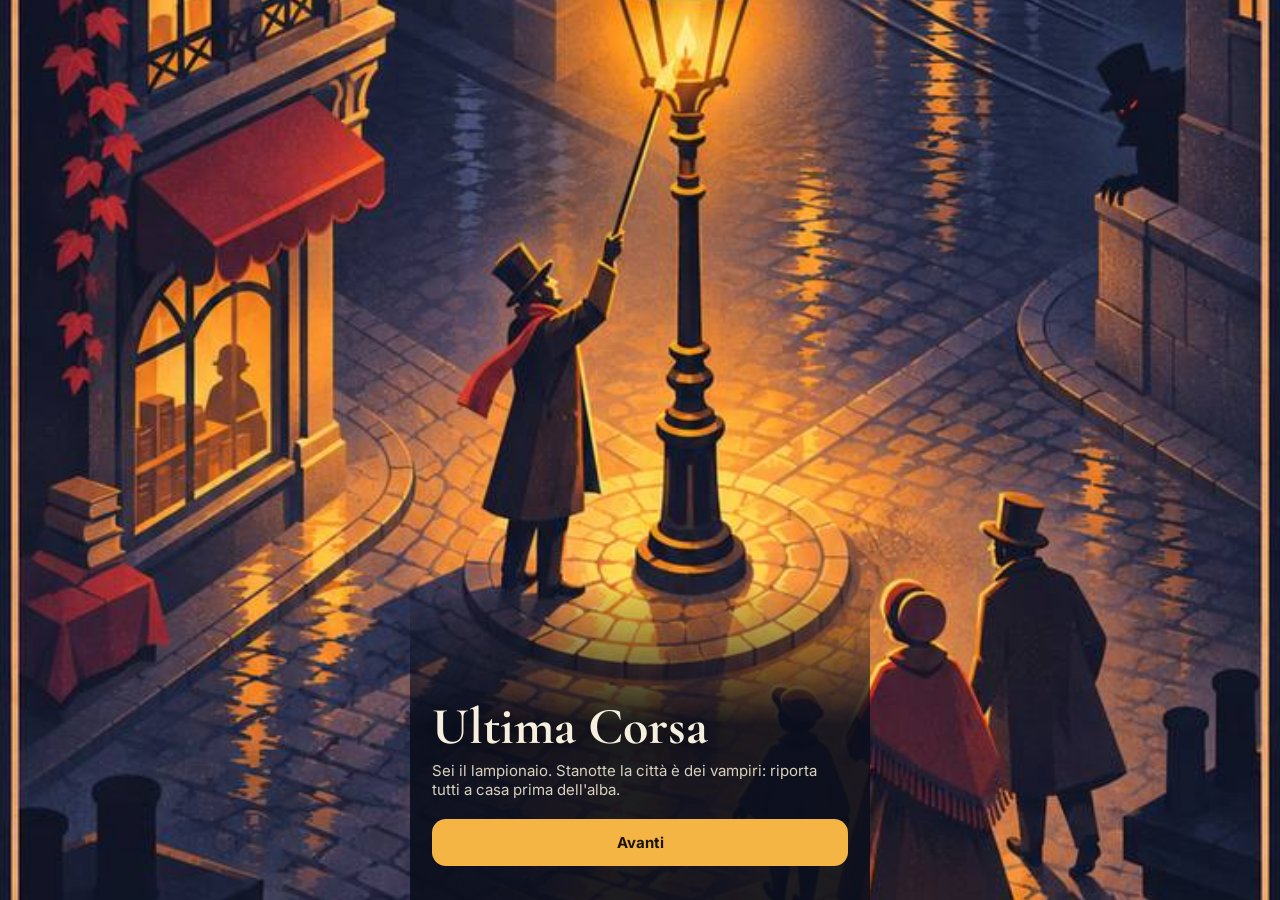
<file: games/ultima-corsa/index.html>
<!DOCTYPE html>
<html lang="it">
<head>
<meta charset="utf-8">
<meta name="viewport" content="width=device-width, initial-scale=1, maximum-scale=1, user-scalable=no">
<title>Ultima Corsa — illustrata</title>
<link rel="icon" href="art/appicon.png">
<link rel="preconnect" href="https://fonts.googleapis.com">
<link href="https://fonts.googleapis.com/css2?family=Cormorant+Garamond:wght@500;700&family=Inter:wght@400;600;700&display=swap" rel="stylesheet">
<style>
  :root {
    --night: #0a0e1c; --ink: #e9e4d6; --muted: #8b8aa3; --amber: #f4b545; --amber2: #ffd98a;
    --blood: #d23447; --block: #121831; --street: #1f2745;
  }
  * { box-sizing: border-box; -webkit-tap-highlight-color: transparent; }
  html, body { margin: 0; height: 100%; background: var(--night); color: var(--ink);
    font-family: Inter, system-ui, sans-serif; overscroll-behavior: none; }
  #app { max-width: 460px; margin: 0 auto; height: 100dvh; display: flex; flex-direction: column;
    padding: 10px 12px 12px; user-select: none; }
  header { display: flex; flex-direction: column; gap: 8px; }
  .top { display: flex; align-items: center; justify-content: space-between; }
  .title { font-family: 'Cormorant Garamond', serif; font-size: 24px; font-weight: 700; letter-spacing: .5px; line-height: 1; }
  .cond { font-size: 12px; color: var(--muted); margin-top: 3px; }
  .cond b { color: var(--amber2); font-weight: 600; }
  .score { text-align: right; }
  .score .n { font-family: 'Cormorant Garamond', serif; font-size: 34px; font-weight: 700; color: var(--amber); line-height: .9; }
  .score .l { font-size: 10px; color: var(--muted); text-transform: uppercase; letter-spacing: 1px; }
  .sky { position: relative; height: 18px; border-radius: 9px; overflow: hidden;
    background: linear-gradient(90deg, #0d1330 0%, #1b1f4a 55%, #5b3a6b 80%, #e98b5a 100%); }
  .sky .done { position: absolute; inset: 0 auto 0 0; background: rgba(10,14,28,.0); border-right: 2px solid var(--amber2); }
  .sky .lbl { position: absolute; inset: 0; display: flex; align-items: center; justify-content: space-between;
    padding: 0 8px; font-size: 10px; color: rgba(255,255,255,.8); letter-spacing: .5px; }
  .row2 { display: flex; align-items: center; justify-content: space-between; gap: 8px; }
  .oil { display: flex; gap: 4px; align-items: center; }
  .oil svg { width: 16px; height: 20px; }
  .chips { display: flex; gap: 5px; }
  .chip { font-size: 11px; padding: 4px 7px; border-radius: 999px; background: #161c36; color: var(--muted);
    display: flex; gap: 4px; align-items: center; border: 1px solid transparent; }
  .chip.active { border-color: rgba(244,181,69,.5); color: var(--ink); }
  .chip .s { color: var(--ink); font-weight: 700; }
  .chip .m { font-weight: 700; color: var(--amber); }
  .chip .m.lost { color: var(--blood); text-decoration: line-through; }
  #boardWrap { flex: 1; min-height: 0; display: flex; align-items: center; justify-content: center; margin-top: 8px; }
  svg#board { width: 100%; height: 100%; max-height: 100%; touch-action: manipulation; }
  .msg { min-height: 38px; font-size: 13px; text-align: center; color: var(--ink); display: flex;
    align-items: center; justify-content: center; padding: 4px 8px; line-height: 1.3; }
  .msg .bad { color: #ff7a88; } .msg .good { color: var(--amber2); }
  footer { display: flex; justify-content: space-between; align-items: center; gap: 8px; }
  button { font: inherit; border: 0; cursor: pointer; }
  .ghost { background: #161c36; color: var(--ink); padding: 10px 14px; border-radius: 12px; font-size: 13px; }
  .primary { background: var(--amber); color: #1b1305; padding: 14px 18px; border-radius: 14px; font-weight: 700; font-size: 15px; width: 100%; }
  .overlay { position: fixed; inset: 0; background: rgba(5,7,15,.86); display: flex; align-items: flex-end; justify-content: center; z-index: 10; }
  .overlay.hidden { display: none; }
  .sheet { width: 100%; max-width: 460px; background: #10152b; border-radius: 22px 22px 0 0; padding: 22px 20px 20px;
    max-height: 92dvh; overflow: auto; border-top: 1px solid #2a3159; }
  .sheet h2 { font-family: 'Cormorant Garamond', serif; font-size: 30px; margin: 0 0 4px; }
  .sheet .sub { color: var(--muted); font-size: 13px; margin-bottom: 14px; }
  .rules { list-style: none; padding: 0; margin: 0 0 16px; display: grid; gap: 10px; }
  .rules li { display: grid; grid-template-columns: 30px 1fr; gap: 10px; font-size: 14px; line-height: 1.35; align-items: start; }
  .rules svg { width: 30px; height: 30px; }
  .night { background: #161c36; border-radius: 12px; padding: 10px 12px; font-size: 13px; margin-bottom: 14px; }
  .night b { color: var(--amber2); }
  table.res { width: 100%; border-collapse: collapse; margin: 6px 0 14px; font-size: 14px; }
  table.res td { padding: 8px 4px; border-bottom: 1px solid #222a4d; }
  table.res td.r { text-align: right; } table.res .tot td { border: 0; font-weight: 700; font-size: 18px; }
  .big { font-family: 'Cormorant Garamond', serif; font-size: 56px; color: var(--amber); line-height: 1; font-weight: 700; }
  .btns { display: grid; gap: 8px; }
  .btns2 { display: grid; grid-template-columns: 1fr 1fr; gap: 8px; }
  .tiny { font-size: 11px; color: var(--muted); text-align: center; margin-top: 10px; }
  .tools { display: flex; gap: 6px; align-items: center; }
  .card { width: 58px; height: 58px; border-radius: 12px; background: #161c36; color: var(--ink); border: 1.5px solid #2a3159;
    display: flex; flex-direction: column; align-items: center; justify-content: center; gap: 2px; font-size: 9.5px; padding: 0; }
  .card svg { width: 24px; height: 24px; }
  .card.empty { background: transparent; border: 1.5px dashed #262d52; }
  .card.armed { border-color: var(--amber); background: #2a2410; color: var(--amber2); transform: translateY(-4px); }
  .card:disabled { opacity: .35; }
  .prog { display: flex; flex-direction: column; gap: 3px; margin-left: 2px; }
  .prog i { width: 6px; height: 6px; border-radius: 50%; background: #262d52; display: block; }
  .prog i.on { background: var(--amber); }
  .offer { display: grid; grid-template-columns: 1fr 1fr; gap: 10px; margin: 4px 0 12px; }
  .ocard { background: #161c36; border: 1.5px solid #2f3768; border-radius: 16px; padding: 14px 12px; text-align: left; color: var(--ink); }
  .ocard svg { width: 40px; height: 40px; }
  .ocard .t { font-weight: 700; font-size: 15px; margin: 6px 0 4px; color: var(--amber2); }
  .ocard .d { font-size: 12.5px; color: #c9c5d8; line-height: 1.35; }
  .ocard .k { font-size: 10px; color: var(--muted); text-transform: uppercase; letter-spacing: 1px; margin-top: 8px; }
  .tool { background: #161c36; color: var(--ink); padding: 8px 12px; border-radius: 12px; font-size: 13px;
    display: flex; align-items: center; gap: 6px; border: 1.5px solid transparent; }
  .tool svg { width: 20px; height: 20px; }
  .tool.armed { border-color: var(--amber); background: #2a2410; color: var(--amber2); }
  .tool:disabled { opacity: .3; }
  @keyframes warn { 0%,100% { opacity: 1 } 50% { opacity: .35 } }
  .warn { animation: warn .9s infinite; }
  .msg.hint { background: #18203f; border: 1px solid rgba(244,181,69,.45); border-radius: 14px; padding: 10px 12px;
    min-height: 58px; font-size: 14px; text-align: left; justify-content: flex-start; margin-top: 6px; }
  .msg.hint b { color: var(--amber2); }
  @keyframes nudge { 0%,100% { transform: translateX(0) } 25% { transform: translateX(-5px) } 75% { transform: translateX(5px) } }
  .nudge { animation: nudge .3s 2; }
  @keyframes bob { 0%,100% { transform: translateY(0) } 50% { transform: translateY(-6px) } }
  .bob { animation: bob 1s infinite; transform-box: fill-box; }
  .secondary { background: transparent; color: var(--amber2); padding: 10px; font-size: 14px; width: 100%; }
  .oil.many svg { width: 12px; height: 17px; }
  .chips { gap: 4px !important; }
  .chip { padding: 4px 6px !important; font-size: 10.5px !important; }
  .ups { display: flex; gap: 3px; margin-left: 6px; }
  .ups svg { width: 20px; height: 20px; }
  .modes { margin-bottom: 14px; gap: 6px !important; }
  .daily { display: flex; align-items: center; gap: 12px; background: #161c36; border-radius: 12px; padding: 12px 14px; margin-top: 12px; }
  .daily .nm { font-weight: 700; font-size: 14.5px; }
  .daily .dt { font-size: 12px; color: var(--muted); margin-top: 2px; }
  .daily .ghost { border: 1px solid rgba(244,181,69,.5); color: var(--amber2); font-weight: 600; flex-shrink: 0; }
  .lv .need { font-size: 11px; color: var(--muted); text-align: right; max-width: 110px; line-height: 1.2; }
  .levels { display: grid; gap: 6px; margin: 0 0 6px; position: relative; }
  .lv { display: grid; grid-template-columns: 12px 1fr auto; gap: 12px; align-items: center; text-align: left;
    background: #161c36; color: var(--ink); border-radius: 12px; padding: 8px 14px; border: 1px solid transparent; }
  .lv .dot { width: 12px; height: 12px; border-radius: 50%; }
  .lv .dt { font-size: 11px; color: var(--muted); }
  .lv .nm { font-size: 14.5px; font-weight: 600; }
  .lv .st { font-size: 15px; letter-spacing: 1px; color: var(--amber); }
  .lv .st .off { color: #2f3768; }
  .lv.locked { opacity: .4; }
  .lv.next { border-color: rgba(244,181,69,.6); }
  .idate { color: var(--amber2); font-size: 13px; letter-spacing: 1px; text-transform: uppercase; }
  .story { font-family: 'Cormorant Garamond', serif; font-size: 20px; line-height: 1.3; margin: 6px 0 14px; color: #ddd7c6; font-style: italic; }
  .goal { font-size: 13px; color: var(--muted); margin-bottom: 14px; }
  .goal b { color: var(--amber); }
  .estars { font-size: 30px; letter-spacing: 4px; color: var(--amber); margin: 2px 0 6px; }
  .estars .off { color: #2f3768; }
  .banner { margin: -22px -20px 14px; height: 190px; background-size: cover; background-position: center 30%; border-radius: 22px 22px 0 0;
    position: relative; }
  .banner::after { content: ''; position: absolute; inset: 0; background: linear-gradient(180deg, rgba(16,21,43,0) 40%, #10152b 100%); border-radius: inherit; }
  .banner.tall { height: 240px; }
  #ovSplash { background: #0a0e1c center / cover no-repeat; align-items: flex-end; }
  #ovSplash .inner { width: 100%; max-width: 460px; padding: 0 22px 34px; background: linear-gradient(180deg, rgba(10,14,28,0) 0%, rgba(10,14,28,.92) 45%); padding-top: 120px; }
  #ovSplash h1 { font-family: 'Cormorant Garamond', serif; font-size: 52px; margin: 0; line-height: 1; color: #f6efdd; text-shadow: 0 2px 18px rgba(0,0,0,.6); }
  #ovSplash p { color: #d9d2bf; margin: 8px 0 20px; font-size: 15px; }
  .card img { width: 26px; height: 26px; object-fit: contain; }
  .rules img { width: 30px; height: 30px; object-fit: contain; }
  .ups img { width: 20px; height: 20px; object-fit: contain; }
  .ent { transition: transform .28s ease, opacity .3s; }
  @keyframes pulse { 0%,100% { opacity: .35 } 50% { opacity: .8 } }
  .reach { animation: pulse 1.6s infinite; }
  @keyframes flick { 0%,100% { opacity: 1 } 50% { opacity: .9 } }
</style>
</head>
<body>
<div id="app">
  <header>
    <div class="top">
      <div>
        <div class="title">Ultima Corsa</div>
        <div class="cond" id="cond"></div>
      </div>
      <div class="score"><div class="n" id="score">0</div><div class="l" id="scoreLbl">punti</div></div>
    </div>
    <div class="sky"><div class="done" id="skyDone"></div><div class="lbl"><span>☾</span><span id="turnLbl"></span><span>☀</span></div></div>
    <div class="row2">
      <div class="oil"><span id="oil" class="oil"></span><span id="ups" class="ups"></span></div>
      <div class="chips" id="chips"></div>
    </div>
  </header>
  <div id="boardWrap"><svg id="board" viewBox="0 0 360 504" xmlns="http://www.w3.org/2000/svg"></svg></div>
  <div class="msg" id="msg"></div>
  <footer>
    <button class="ghost" id="btnRules">?</button>
    <div class="tools" id="hand"></div>
    <button class="ghost" id="btnRestart">↺</button>
  </footer>
</div>

<div class="overlay" id="ovSplash">
  <div class="inner">
    <h1>Ultima Corsa</h1>
    <p>Sei il lampionaio. Stanotte la città è dei vampiri: riporta tutti a casa prima dell'alba.</p>
    <button class="primary" id="btnSplash">Avanti</button>
  </div>
</div>

<div class="overlay hidden" id="ovRules">
  <div class="sheet">
    <h2>Ultima Corsa</h2>
    <div class="sub">Sei il lampionaio. Stanotte la città è dei vampiri: porta la gente al tram prima dell'alba.</div>
    <ul class="rules" id="rulesList"></ul>
    <div class="night" id="nightBox"></div>
    <div class="btns">
      <button class="primary" id="btnStart">Torna alla notte</button>
      <button class="ghost" id="btnSeason">La stagione</button>
      <button class="secondary" id="btnTut">Rifai la prima notte guidata</button>
    </div>
    <div class="tiny">Prototipo v0.8</div>
  </div>
</div>

<div class="overlay hidden" id="ovSeason">
  <div class="sheet">
    <div class="banner" id="seasonBanner"></div>
    <h2>La stagione</h2>
    <div class="sub">Dieci capitoli, dall'equinozio al solstizio. <b style="color:var(--amber2)">Perdi al massimo 4 persone in un capitolo per aprire il successivo.</b></div>
    <div class="btns modes">
      <button class="primary" id="btnContinue">Gioca</button>
    </div>
    <div class="levels" id="levelList"></div>
    <div class="daily">
      <div><div class="nm">Sfida di oggi</div><div class="dt">Fuori dalla stagione: ogni giorno una città nuova, uguale per tutti.</div></div>
      <button class="ghost" id="btnDaily2">Gioca</button>
    </div>
    <button class="secondary" id="btnTut2">Rifai la prima notte guidata</button>
  </div>
</div>

<div class="overlay hidden" id="ovIntro">
  <div class="sheet">
    <div class="banner tall" id="inBanner"></div>
    <div class="idate" id="inDate"></div>
    <h2 id="inName"></h2>
    <div class="story" id="inStory"></div>
    <div class="night" id="inNews"></div>
    <div class="goal" id="inGoal"></div>
    <div class="btns">
      <button class="primary" id="btnGo">Inizia la notte</button>
      <button class="secondary" id="btnBack">Torna alla stagione</button>
    </div>
  </div>
</div>

<div class="overlay hidden" id="ovEnd">
  <div class="sheet">
    <h2 id="endTitle">L'alba</h2>
    <div class="sub" id="endSub"></div>
    <div class="big" id="endScore"></div>
    <div class="estars" id="endStars"></div>
    <table class="res" id="endTable"></table>
    <div class="btns">
      <button class="primary" id="btnDaily" style="display:none">Inizia la stagione</button>
      <button class="primary" id="btnNext" style="display:none">Prossima notte</button>
      <button class="primary" id="btnCopy">Copia il risultato</button>
      <div class="btns2">
        <button class="ghost" id="btnAgain">Rigioca la notte</button>
        <button class="ghost" id="btnRandom">Notte casuale</button>
      </div>
    </div>
    <div class="tiny" id="best"></div>
  </div>
</div>

<script>/* Ultima Corsa — logica di gioco (pura, senza DOM) — v0.6 */
(function (root) {
  const COLS = 5, ROWS = 7, LAMP_MAX = 5, OIL_MAX = 4, MAX_WAIT = 9, HAND_MAX = 4;
  const N = COLS * ROWS;
  const id = (r, c) => r * COLS + c;
  const rowOf = n => Math.floor(n / COLS);
  const colOf = n => n % COLS;
  const DISTRICTS = [{ key: 'colle', name: 'Colle' }, { key: 'mercato', name: 'Mercato' }, { key: 'porto', name: 'Porto' }];
  const districtOf = n => { const r = rowOf(n); return r <= 1 ? 0 : r <= 4 ? 1 : 2; };
  const DROWS = [[0, 1], [2, 3, 4], [5, 6]];
  const CONDS = [
    { key: 'quieta', name: 'Notte quieta', desc: 'Nessuna regola speciale.' },
    { key: 'nebbia', name: 'Nebbia', desc: 'Vedi le frecce dei vampiri solo entro 2 passi da te.' },
    { key: 'luna', name: 'Luna piena', desc: 'I vampiri fanno 2 passi per turno.' },
    { key: 'sciopero', name: 'Sciopero', desc: 'La fermata del Mercato è chiusa.' },
  ];
  const NB = [];
  for (let n = 0; n < N; n++) {
    const r = rowOf(n), c = colOf(n), a = [];
    if (r > 0) a.push(id(r - 1, c));
    if (r < ROWS - 1) a.push(id(r + 1, c));
    if (c > 0) a.push(id(r, c - 1));
    if (c < COLS - 1) a.push(id(r, c + 1));
    NB.push(a);
  }
  const manhattan = (a, b) => Math.abs(rowOf(a) - rowOf(b)) + Math.abs(colOf(a) - colOf(b));

  // ---------- carte e potenziamenti ----------
  const CARDS = {
    falo: { name: 'Falò', kind: 'move', desc: 'Illumina anche i 4 incroci intorno e scaccia i vampiri che ci stanno.' },
    campana: { name: 'Campana', kind: 'move', desc: 'In questo turno tutti i passeggeri fanno 2 passi.' },
    corsa: { name: 'Corsa', kind: 'move', desc: 'In questo turno puoi fare 2 incroci in più.' },
    gas: { name: 'Lampione a gas', kind: 'move', desc: 'Il lampione dove arrivi resta acceso fino all\'alba.' },
    tanica: { name: 'Tanica', kind: 'instant', desc: 'Subito +3 latte d\'olio, anche oltre il pieno.' },
    croce: { name: 'Croce', kind: 'instant', desc: 'Subito il vampiro più vicino a te fugge.' },
  };
  const UPGRADES = {
    birra: { name: 'Pinta di birra', desc: 'Per il resto della notte cammini 1 incrocio in più per turno (al massimo 3).' },
    lanterna: { name: 'Lanterna grande', desc: 'Per il resto della notte i tuoi lampioni durano 2 turni in più.' },
    borraccia: { name: 'Borraccia', desc: 'Per il resto della notte porti 2 latte in più, e fai subito il pieno.' },
  };

  // ---------- la stagione: dall'equinozio al solstizio ----------
  const DAILY = { vtypes: ['ombra', 'ombra', 'conte', 'sposa'], turns: 20, pax: 0.6, big: 0.4, vampEvery: 3, maxV: 5, canal: null, items: 2, itemEvery: 5, ups: ['birra', 'lanterna', 'borraccia'], cards: Object.keys(CARDS), hand: ['falo', 'campana'] };
  const LEVELS = [
    { date: '21 marzo', name: 'Equinozio', seed: 3105, cond: 'quieta', turns: 16, pax: 0.55, big: 0.3, vampEvery: 2, maxV: 5, v0: 2, vampRefill: true, canal: false, items: 3, itemEvery: 6,
      ups: ['birra'], cards: ['falo', 'campana', 'tanica'], hand: ['falo'], stars: [8, 16, 24],
      story: 'Notte e giorno durano uguale. In città si parla di gente che non torna a casa.', news: 'Sul terreno trovi dei <b>?</b>: passaci sopra per scoprire cosa nascondono.' },
    { date: '18 aprile', name: 'Il canale', seed: 4180, cond: 'quieta', turns: 15, pax: 0.6, big: 0.35, vampEvery: 2, maxV: 4, v0: 2, vampRefill: true, canal: true, items: 3, itemEvery: 6,
      ups: ['birra', 'borraccia'], cards: ['falo', 'campana', 'tanica', 'croce'], hand: ['falo'], stars: [8, 16, 24],
      story: 'Le acque del canale sono salite. Restano pochi ponti, per tutti.', news: 'Il <b>canale</b> si attraversa solo sui ponti, anche per i vampiri.' },
    { date: '24 maggio', name: 'La festa', seed: 5240, cond: 'quieta', turns: 14, pax: 0.75, big: 0.5, vampEvery: 2, maxV: 4, v0: 2, vampRefill: true, canal: null, items: 3, itemEvery: 5,
      ups: ['birra', 'borraccia', 'lanterna'], cards: ['falo', 'campana', 'tanica', 'croce', 'corsa'], hand: ['campana'], stars: [10, 20, 30],
      story: 'È la notte della festa: tanta gente per strada, e tutti vogliono tornare in tram.', news: 'Nuova carta: la <b>Corsa</b>.' },
    { date: '21 giugno', name: 'La notte più corta', seed: 6213, cond: 'quieta', turns: 12, pax: 0.9, big: 0.6, vampEvery: 3, maxV: 5, v0: 2, vampRefill: true, canal: null, items: 3, itemEvery: 4,
      ups: ['birra', 'borraccia', 'lanterna'], cards: ['falo', 'campana', 'tanica', 'croce', 'corsa'], hand: ['campana'], stars: [6, 14, 24],
      story: 'Il solstizio d\'estate. L\'alba arriva presto, ma la città è piena.', news: 'Solo <b>12 turni</b>: è una corsa.' },
    { date: '10 agosto', name: 'San Lorenzo', seed: 8102, cond: 'luna', turns: 13, pax: 0.8, big: 0.5, vampEvery: 2, maxV: 6, v0: 2, vampRefill: true, canal: null, items: 3, itemEvery: 5,
      ups: ['birra', 'borraccia', 'lanterna'], cards: Object.keys(CARDS), hand: ['croce'], stars: [9, 20, 32],
      story: 'Tutti col naso all\'insù a guardare le stelle cadenti. Anche la luna è piena.', news: '<b>Luna piena</b>: i vampiri fanno 2 passi per turno. Nuova carta: il <b>Lampione a gas</b>.' },
    { date: '15 settembre', name: 'Lo sciopero', seed: 9153, cond: 'sciopero', turns: 15, pax: 0.65, big: 0.4, vampEvery: 3, maxV: 4, v0: 2, vampRefill: true, canal: null, items: 3, itemEvery: 5,
      ups: ['birra', 'borraccia', 'lanterna'], cards: Object.keys(CARDS), hand: ['falo', 'campana'], stars: [8, 16, 26],
      story: 'I tranvieri incrociano le braccia. Il Mercato resta senza fermata.', news: '<b>Sciopero</b>: la fermata del Mercato è chiusa.' },
    { date: '23 settembre', name: 'Equinozio d\'autunno', seed: 9233, cond: 'quieta', turns: 16, pax: 0.6, big: 0.4, vampEvery: 2, maxV: 4, v0: 3, vampRefill: true, canal: null, items: 3, itemEvery: 5,
      ups: ['birra', 'borraccia', 'lanterna'], cards: Object.keys(CARDS), hand: ['falo', 'campana'], stars: [9, 18, 28],
      vtypes: ['ombra', 'ombra', 'conte'], story: 'Da stanotte il buio vince sulla luce. I vampiri sono di più.', news: 'Arriva <b>il Conte</b>: ogni 3 turni diventa pipistrello e <b>vola sopra la luce</b> (freccia viola).' },
    { date: '31 ottobre', name: 'La nebbia', seed: 10312, cond: 'nebbia', turns: 18, pax: 0.55, big: 0.4, vampEvery: 2, maxV: 4, v0: 2, vampRefill: true, canal: null, items: 3, itemEvery: 5,
      ups: ['birra', 'borraccia', 'lanterna'], cards: Object.keys(CARDS), hand: ['falo', 'campana'], stars: [9, 20, 32],
      vtypes: ['ombra', 'ombra', 'conte'], story: 'La nebbia sale dal canale e copre tutto. Si vede solo vicino.', news: '<b>Nebbia</b>: vedi le frecce dei vampiri solo entro 2 passi da te.' },
    { date: '23 novembre', name: 'Le notti lunghe', seed: 11232, cond: 'luna', turns: 20, pax: 0.5, big: 0.3, vampEvery: 3, maxV: 4, v0: 3, vampRefill: true, canal: true, items: 3, itemEvery: 5,
      ups: ['birra', 'borraccia', 'lanterna'], cards: Object.keys(CARDS), hand: ['falo', 'campana'], stars: [8, 16, 26],
      vtypes: ['ombra', 'conte', 'sposa'], story: 'Le strade si svuotano presto. Chi è fuori, è fuori da solo.', news: 'Arriva <b>la Sposa</b>: ogni turno <b>spegne un lampione</b> accanto a sé (cerchio rosso con la ×).' },
    { date: '21 dicembre', name: 'Il solstizio', seed: 12211, cond: 'nebbia', turns: 24, pax: 0.55, big: 0.4, vampEvery: 3, maxV: 4, v0: 3, vampRefill: true, canal: true, items: 4, itemEvery: 5,
      ups: ['birra', 'borraccia', 'lanterna'], cards: Object.keys(CARDS), hand: ['falo', 'campana'], stars: [10, 20, 32],
      vtypes: ['ombra', 'conte', 'sposa'], story: 'La notte più lunga dell\'anno. Se la città arriva all\'alba, la primavera tornerà.', news: '<b>24 turni</b>, nebbia, canale e tutti e tre i vampiri. Il gran finale.' },
  ];

  function rand(st) {
    let t = (st.s = (st.s + 0x6D2B79F5) | 0);
    t = Math.imul(t ^ (t >>> 15), t | 1);
    t ^= t + Math.imul(t ^ (t >>> 7), t | 61);
    return ((t ^ (t >>> 14)) >>> 0) / 4294967296;
  }
  const pick = (st, arr) => arr[Math.floor(rand(st) * arr.length)];

  const openStops = st => st.stops.filter(s => !(st.cond === 'sciopero' && s.d === 1)).map(s => s.node);
  const isStop = (st, n) => openStops(st).includes(n);
  const isLit = (st, n) => isStop(st, n) || st.lamps[n] > 0;
  const vampAt = (st, n) => st.vamps.some(v => v.node === n);
  const lampMax = (st, n) => (st.plazas.includes(n) ? LAMP_MAX * 2 : LAMP_MAX) + (st.lampBonus || 0);
  const waiting = st => st.pass.filter(p => p.status === 'wait');
  const activeDistrict = st => {
    const t = typeof st === 'number' ? st : st.turn, T = typeof st === 'number' ? 20 : st.turns;
    return t <= T / 3 ? 0 : t <= (2 * T) / 3 ? 1 : 2;
  };

  function bfs(st, sources, passable) {
    const dist = new Array(N).fill(-1), par = new Array(N).fill(-1), q = [];
    for (const s of sources) { dist[s] = 0; q.push(s); }
    while (q.length) {
      const u = q.shift();
      const nb = st.adj[u].slice().sort((a, b) => (isLit(st, b) ? 1 : 0) - (isLit(st, a) ? 1 : 0));
      for (const v of nb) if (dist[v] < 0 && passable(v)) { dist[v] = dist[u] + 1; par[v] = u; q.push(v); }
    }
    return { dist, par };
  }

  // ---------- città ----------
  function genCity(st) {
    const adj = NB.map(a => a.slice()), off = new Array(N).fill(false);
    const cut = (a, b) => { adj[a] = adj[a].filter(x => x !== b); adj[b] = adj[b].filter(x => x !== a); };
    const link = (a, b) => { if (!adj[a].includes(b)) adj[a].push(b); if (!adj[b].includes(a)) adj[b].push(a); };
    const connected = () => {
      let start = -1, total = 0;
      for (let n = 0; n < N; n++) if (!off[n]) { total++; if (start < 0) start = n; }
      const seen = new Set([start]), q = [start];
      while (q.length) { const u = q.shift(); for (const v of adj[u]) if (!seen.has(v)) { seen.add(v); q.push(v); } }
      return seen.size === total;
    };
    st.stops = DROWS.map((rows, d) => ({ node: id(d === 1 ? 3 : pick(st, rows), 1 + Math.floor(rand(st) * 3)), d }));
    const stopSet = new Set(st.stops.map(s => s.node));
    st.canal = null;
    const wantCanal = st.cfg.canal === null ? rand(st) < 0.5 : st.cfg.canal;
    if (wantCanal) {
      const r = rand(st) < 0.5 ? 1 : 4;
      const bridges = [0, 1, 2, 3, 4].sort(() => rand(st) - 0.5).slice(0, 2);
      for (let c = 0; c < COLS; c++) if (!bridges.includes(c)) cut(id(r, c), id(r + 1, c));
      st.canal = { r, bridges };
    }
    st.parks = [];
    const nParks = Math.floor(rand(st) * 3);
    for (let k = 0, tries = 0; k < nParks && tries < 20; tries++) {
      const n = Math.floor(rand(st) * N);
      if (off[n] || stopSet.has(n) || colOf(n) === 0 || colOf(n) === COLS - 1) continue;
      const saved = adj[n].slice();
      off[n] = true; for (const m of saved) cut(n, m);
      if (connected() && saved.every(m => adj[m].length >= 1)) { st.parks.push(n); k++; }
      else { off[n] = false; for (const m of saved) link(n, m); }
    }
    const edges = [];
    for (let a = 0; a < N; a++) for (const b of adj[a]) if (a < b) edges.push([a, b]);
    edges.sort(() => rand(st) - 0.5);
    for (const [a, b] of edges) {
      if (rand(st) > 0.22) continue;
      if (st.canal && rowOf(a) === st.canal.r && b === a + COLS) continue;
      const minA = stopSet.has(a) ? 2 : 1, minB = stopSet.has(b) ? 2 : 1;
      if (adj[a].length <= minA || adj[b].length <= minB) continue;
      cut(a, b);
      if (!connected()) link(a, b);
    }
    st.plazas = [];
    const pc = [];
    for (let n = 0; n < N; n++) if (!off[n] && !stopSet.has(n) && adj[n].length >= 3) pc.push(n);
    const nPl = 1 + (rand(st) < 0.5 ? 1 : 0);
    for (let k = 0; k < nPl && pc.length; k++) st.plazas.push(pc.splice(Math.floor(rand(st) * pc.length), 1)[0]);
    st.adj = adj; st.off = off;
  }

  // ---------- comparse ----------
  function spawnPassenger(st, d, size) {
    size = size || 1;
    const ok = n => !st.off[n] && !isStop(st, n) && !isLit(st, n) && n !== st.pos && !vampAt(st, n) &&
      !waiting(st).some(p => p.node === n) && !st.items.some(i => i.node === n) &&
      st.vamps.every(v => manhattan(v.node, n) >= 3);
    let cand = [];
    for (let n = 0; n < N; n++) if (districtOf(n) === d && ok(n)) cand.push(n);
    if (!cand.length) for (let n = 0; n < N; n++) if (ok(n)) cand.push(n);
    if (!cand.length) return;
    const node = pick(st, cand);
    spawnAt(st, node, size);
    st.events.push({ type: 'spawnP', d: districtOf(node), size });
  }
  function spawnVampire(st, d) {
    const edge = n => colOf(n) === 0 || colOf(n) === COLS - 1 || rowOf(n) === 0 || rowOf(n) === ROWS - 1;
    const ok = n => !st.off[n] && edge(n) && !isLit(st, n) && !vampAt(st, n) && n !== st.pos &&
      !waiting(st).some(p => manhattan(p.node, n) < 3) && manhattan(n, st.pos) >= 2;
    let cand = [];
    for (let n = 0; n < N; n++) if (districtOf(n) === d && ok(n)) cand.push(n);
    if (!cand.length) for (let n = 0; n < N; n++) if (ok(n)) cand.push(n);
    if (!cand.length) return;
    const type = pick(st, st.cfg.vtypes || ['ombra']);
    addVampire(st, pick(st, cand), type);
    st.events.push({ type: 'spawnV', d, vtype: type });
  }
  function spawnAt(st, node, size) {
    for (let i = 0; i < size; i++) st.pass.push({ id: 'p' + st.nextId++, node, d: districtOf(node), status: 'wait' });
  }
  function addVampire(st, node, type) {
    type = type || 'ombra';
    st.vamps.push({ id: 'v' + st.nextId++, node, plan: [], type, cd: type === 'conte' ? 2 : 0, fly: false, douse: -1 });
  }

  function itemKind(st) {
    const ups = st.cfg.ups.filter(u => (u === 'birra' ? st.move < 3 : u === 'lanterna' ? !st.lampBonus : u === 'borraccia' ? st.oilMax === OIL_MAX : false));
    if (ups.length && rand(st) < 0.35) return { cat: 'up', kind: pick(st, ups) };
    return { cat: 'card', kind: pick(st, st.cfg.cards) };
  }
  function placeItem(st, near) {
    const ok = n => !st.off[n] && !isStop(st, n) && n !== st.pos && !vampAt(st, n) &&
      !waiting(st).some(p => p.node === n) && !st.items.some(i => i.node === n || manhattan(i.node, n) < 2) &&
      manhattan(n, st.pos) >= 2 && (near === undefined || districtOf(n) === near);
    const cand = [];
    for (let n = 0; n < N; n++) if (ok(n)) cand.push(n);
    if (!cand.length) return;
    st.items.push({ id: 'i' + st.nextId++, node: pick(st, cand), ...itemKind(st) });
  }

  function planVampires(st) {
    const steps = st.cond === 'luna' ? 2 : 1;
    const reserved = new Set();
    for (const v of st.vamps) {
      const passable = n => !isLit(st, n) && n !== st.pos && !(vampAt(st, n) && n !== v.node) && !reserved.has(n);
      const { dist, par } = bfs(st, [v.node], passable);
      let target = -1, best = 1e9;
      for (const p of waiting(st)) if (dist[p.node] > 0 && dist[p.node] < best) { best = dist[p.node]; target = p.node; }
      if (target < 0 && !isLit(st, st.pos))
        for (const a of st.adj[st.pos]) if (dist[a] > 0 && dist[a] < best) { best = dist[a]; target = a; }
      if (target < 0) {
        const ad = activeDistrict(st);
        const c = [];
        for (let n = 0; n < N; n++) if (dist[n] > 0 && districtOf(n) === ad) c.push(n);
        if (!c.length) for (let n = 0; n < N; n++) if (dist[n] > 0) c.push(n);
        if (c.length) { c.sort((a, b) => dist[a] - dist[b]); target = c[Math.floor(rand(st) * Math.min(3, c.length))]; }
      }
      v.plan = []; v.fly = false; v.douse = -1;
      if (target >= 0) {
        const path = [];
        for (let n = target; n !== v.node && n >= 0; n = par[n]) path.unshift(n);
        v.plan = path.slice(0, steps);
      }
      if (v.type === 'conte' && v.cd <= 0) planFlight(st, v, reserved);
      if (v.plan.length) reserved.add(v.plan[v.plan.length - 1]);
      if (v.type === 'sposa') {
        const at = v.plan.length ? v.plan[v.plan.length - 1] : v.node;
        const lamps = st.adj[at].filter(n => st.lamps[n] > 0 && !isStop(st, n) && !st.perm.includes(n));
        if (lamps.length) {
          lamps.sort((a, b) => (waiting(st).some(p => p.node === b) - waiting(st).some(p => p.node === a)) || (st.lamps[a] - st.lamps[b]));
          v.douse = lamps[0];
        }
      }
    }
  }
  // Il Conte in volo: fino a 2 incroci, anche sopra la luce, ma deve atterrare al buio
  function planFlight(st, v, reserved) {
    const free = n => !st.off[n] && n !== st.pos && !(vampAt(st, n) && n !== v.node) && !reserved.has(n);
    const { dist, par } = bfs(st, [v.node], free);
    let target = -1, best = 1e9;
    for (const p of waiting(st)) if (!isLit(st, p.node) && dist[p.node] > 0 && dist[p.node] < best) { best = dist[p.node]; target = p.node; }
    if (target < 0) return;
    const path = [];
    for (let n = target; n !== v.node && n >= 0; n = par[n]) path.unshift(n);
    let plan = path.slice(0, 2);
    while (plan.length && isLit(st, plan[plan.length - 1])) plan.pop();
    if (!plan.length || !plan.some(n => isLit(st, n))) return;
    v.plan = plan; v.fly = true;
  }

  // ---------- partita ----------
  function baseState(seed, cfg) {
    return {
      seed, s: seed | 0, turn: 1, turns: cfg.turns, cfg, oil: OIL_MAX, oilMax: OIL_MAX, move: 2, lampBonus: 0, pos: 0,
      lamps: new Array(N).fill(0), pass: [], vamps: [], items: [], ups: [], nextId: 1,
      stats: DISTRICTS.map(() => ({ saved: 0, taken: 0 })),
      events: [], over: false, touched: [], hand: cfg.hand.slice(), perm: [],
    };
  }

  function newGame(seed, condKey, opts) {
    opts = opts || {};
    if (opts.tutorial) {
      const st = baseState(seed, { ...DAILY, turns: 12, hand: ['falo', 'campana'], cards: ['tanica'], ups: ['birra'] });
      st.tutorial = true; st.cond = 'quieta';
      st.adj = NB.map(a => a.slice()); st.off = new Array(N).fill(false);
      st.stops = [{ node: id(1, 2), d: 0 }, { node: id(3, 2), d: 1 }, { node: id(5, 2), d: 2 }];
      st.canal = null; st.parks = []; st.plazas = [id(1, 3)];
      st.pos = id(3, 2);
      return st;
    }
    const cfg = opts.level !== undefined ? LEVELS[opts.level] : DAILY;
    const st = baseState(opts.level !== undefined ? cfg.seed : seed, cfg);
    st.level = opts.level;
    st.cond = cfg.cond || condKey || pick(st, CONDS).key;
    genCity(st);
    st.pos = st.stops[1].node;
    spawnPassenger(st, 0, 2); spawnPassenger(st, 0, 1); spawnPassenger(st, 1, 2);
    const v0 = cfg.v0 !== undefined ? cfg.v0 : 2;
    for (let i = 0; i < v0; i++) spawnVampire(st, [0, 2, 1][i % 3]);
    for (let i = 0; i < cfg.items; i++) placeItem(st);
    planVampires(st);
    st.events = [];
    return st;
  }

  function legalMoves(st, card) {
    const res = new Map();
    res.set(st.pos, { path: [st.pos], kind: 'wait' });
    const range = st.move + (card === 'corsa' ? 2 : 0);
    const { dist, par } = bfs(st, [st.pos], n => !vampAt(st, n));
    for (let n = 0; n < N; n++) if (dist[n] > 0 && dist[n] <= range) {
      const path = [];
      for (let m = n; m >= 0; m = par[m]) path.unshift(m);
      res.set(n, { path, kind: 'walk' });
    }
    if (isStop(st, st.pos)) for (const s of openStops(st)) if (s !== st.pos && !vampAt(st, s))
      res.set(s, { path: [st.pos, s], kind: 'tram' });
    return res;
  }

  function capture(st, node) {
    for (const p of waiting(st)) if (p.node === node) {
      p.status = 'taken'; st.stats[p.d].taken++;
      st.events.push({ type: 'taken', d: p.d });
    }
  }

  // Dove va un passeggero: verso la luce. Se la luce porta al tram la segue,
  // altrimenti entra comunque nell'incrocio illuminato vicino.
  function paxMaps(st) {
    return {
      lit: bfs(st, openStops(st), n => isLit(st, n)).dist,
      all: bfs(st, openStops(st), n => !st.off[n]).dist,
    };
  }
  function paxNext(st, p, maps) {
    maps = maps || paxMaps(st);
    const L = maps.lit, A = maps.all;
    const litHere = isLit(st, p.node);
    const here = litHere && L[p.node] >= 0 ? L[p.node] : 1e9;
    let best = -1;
    for (const q of st.adj[p.node]) if (isLit(st, q) && L[q] >= 0 && L[q] < here && (best < 0 || L[q] < L[best])) best = q;
    if (best >= 0) return best;
    if (here < 1e9) return -1;
    const cands = st.adj[p.node].filter(q => isLit(st, q));
    if (!cands.length) return -1;
    cands.sort((a, b) => (A[a] - A[b]) || ((b === st.pos) - (a === st.pos)));
    const q = cands[0];
    if (!litHere) return q;
    return A[q] < A[p.node] ? q : -1;
  }
  function paxStep(st) {
    const maps = paxMaps(st);
    for (const p of waiting(st)) {
      const best = paxNext(st, p, maps);
      if (best >= 0) {
        p.node = best;
        if (isStop(st, best)) { p.status = 'saved'; st.stats[p.d].saved++; st.events.push({ type: 'saved', d: p.d }); }
      }
    }
  }
  function vampStep(st) {
    for (const v of st.vamps) {
      if (v.fly) {
        const end = v.plan[v.plan.length - 1];
        const ok = !isLit(st, end) && end !== st.pos && !st.vamps.some(o => o !== v && o.node === end);
        if (ok) { v.node = end; capture(st, end); st.events.push({ type: 'fly' }); v.cd = 3; }
        else st.events.push({ type: 'blocked' });
      } else {
        for (const step of v.plan) {
          if (isLit(st, step) || step === st.pos || st.vamps.some(o => o !== v && o.node === step)) { st.events.push({ type: 'blocked' }); break; }
          v.node = step; capture(st, step);
        }
        if (v.type === 'conte') v.cd = Math.max(0, v.cd - 1);
      }
      if (v.type === 'sposa' && v.douse >= 0 && st.lamps[v.douse] > 0 && st.adj[v.node].includes(v.douse) && !st.perm.includes(v.douse)) {
        st.lamps[v.douse] = 0;
        st.touched = st.touched.filter(n => n !== v.douse);
        st.events.push({ type: 'douse' });
      }
      v.plan = []; v.fly = false; v.douse = -1;
    }
  }
  function endTurn(st) {
    let stun = false;
    if (!isLit(st, st.pos) && st.vamps.some(v => st.adj[st.pos].includes(v.node))) stun = true;
    for (let n = 0; n < N; n++) if (st.lamps[n] > 0 && !st.touched.includes(n) && !st.perm.includes(n)) st.lamps[n]--;
    st.touched = [];
    st.turn++;
    if (st.turn > st.turns) {
      st.over = true;
      for (const p of waiting(st)) { p.status = 'dawn'; st.stats[p.d].saved++; }
      st.events.push({ type: 'dawn' });
      return stun;
    }
    if (st.tutorial) { planVampires(st); return stun; }
    const cfg = st.cfg, ad = activeDistrict(st);
    const phaseTurn = st.turn === Math.floor(st.turns / 3) + 1 || st.turn === Math.floor((2 * st.turns) / 3) + 1;
    if (phaseTurn) st.events.push({ type: 'phase', d: ad });
    if (st.turn <= st.turns - 3 && waiting(st).length < MAX_WAIT) {
      if (rand(st) < cfg.pax) {
        const size = rand(st) < 0.35 ? 1 : rand(st) < 1 - cfg.big ? 2 : 3;
        spawnPassenger(st, rand(st) < 0.8 ? ad : Math.floor(rand(st) * 3), size);
      }
      if (phaseTurn) spawnPassenger(st, ad, 2);
    }
    const maxV = st.cond === 'luna' ? cfg.maxV - 1 : cfg.maxV;
    if (st.turn % cfg.vampEvery === 0 && st.vamps.length < maxV) spawnVampire(st, ad);
    if (cfg.vampRefill && st.vamps.length < Math.min(2, maxV)) spawnVampire(st, ad);
    if (st.turn % cfg.itemEvery === 0 && st.items.length < 3 && st.turn < st.turns - 2) { placeItem(st, ad); st.events.push({ type: 'newItem' }); }
    planVampires(st);
    return stun;
  }
  function worldStep(st, paxSteps) {
    for (let k = 0; k < (paxSteps || 1); k++) paxStep(st);
    vampStep(st);
    return endTurn(st);
  }

  function pickUp(st, nodes) {
    for (const n of nodes) {
      const it = st.items.find(i => i.node === n);
      if (!it) continue;
      if (it.cat === 'card') {
        if (st.hand.length >= HAND_MAX) { st.events.push({ type: 'handFull' }); continue; }
        st.hand.push(it.kind);
      } else {
        if (it.kind === 'birra') st.move = Math.min(3, st.move + 1);
        if (it.kind === 'lanterna') st.lampBonus = 2;
        if (it.kind === 'borraccia') { st.oilMax = OIL_MAX + 2; st.oil = st.oilMax; }
        st.ups.push(it.kind);
      }
      st.items = st.items.filter(i => i !== it);
      st.events.push({ type: 'item', cat: it.cat, kind: it.kind });
    }
  }

  function useCard(st, card) {
    const i = st.hand.indexOf(card);
    if (i < 0) return false;
    st.hand.splice(i, 1);
    return true;
  }
  function playInstant(st, card) {
    if (st.over || !CARDS[card] || CARDS[card].kind !== 'instant' || !useCard(st, card)) return false;
    st.events = [];
    if (card === 'tanica') { st.oil += 3; st.events.push({ type: 'tanica' }); }
    if (card === 'croce') {
      if (st.vamps.length) {
        let best = st.vamps[0];
        for (const v of st.vamps) if (manhattan(v.node, st.pos) < manhattan(best.node, st.pos)) best = v;
        st.vamps = st.vamps.filter(v => v !== best);
      }
      st.events.push({ type: 'croce' });
    }
    return true;
  }

  function applyMove(st, dest, tool) {
    if (st.over) return false;
    if (tool && (!st.hand.includes(tool) || CARDS[tool].kind !== 'move')) tool = null;
    const mv = legalMoves(st, tool).get(dest);
    if (!mv) return false;
    if (tool) useCard(st, tool);
    st.events = [];
    if (mv.kind !== 'tram') {
      const visit = mv.kind === 'wait' ? [st.pos] : mv.path.slice(1);
      for (const n of visit) if (st.lamps[n] > 0) { st.lamps[n] = Math.max(st.lamps[n], lampMax(st, n)); st.touched.push(n); }
      pickUp(st, mv.path.slice(1));
    } else st.events.push({ type: 'tram' });
    st.pos = dest;
    if (!isLit(st, dest) && mv.kind !== 'tram') {
      if (st.oil > 0) { st.lamps[dest] = lampMax(st, dest); st.oil--; st.touched.push(dest); st.events.push({ type: 'light' }); }
      else if (tool !== 'gas' && tool !== 'falo') st.events.push({ type: 'noOil' });
    }
    if (tool === 'gas' && !isStop(st, dest)) {
      st.lamps[dest] = lampMax(st, dest);
      if (!st.perm.includes(dest)) st.perm.push(dest);
      st.events.push({ type: 'gas' });
    }
    if (tool === 'falo') {
      for (const n of [dest, ...st.adj[dest]]) if (!isStop(st, n)) { st.lamps[n] = lampMax(st, n); if (!st.touched.includes(n)) st.touched.push(n); }
      const before = st.vamps.length;
      st.vamps = st.vamps.filter(v => !isLit(st, v.node));
      st.events.push({ type: 'falo', fled: before - st.vamps.length });
    }
    if (tool === 'campana') st.events.push({ type: 'campana' });
    if (isStop(st, dest) && st.oil < st.oilMax) { st.oil = st.oilMax; st.events.push({ type: 'refill' }); }
    const stun = worldStep(st, tool === 'campana' ? 2 : 1);
    if (stun && !st.over) { st.events.push({ type: 'stun' }); worldStep(st); }
    return true;
  }

  function score(st) {
    let total = 0;
    const rows = st.stats.map((s, i) => {
      const mult = s.taken === 0 && s.saved > 0 ? 2 : 1;
      total += s.saved * mult;
      return { name: DISTRICTS[i].name, saved: s.saved, taken: s.taken, mult, pts: s.saved * mult };
    });
    const lost = st.stats.reduce((a, s) => a + s.taken, 0);
    let stars = 0;
    if (st.level !== undefined) for (const t of LOSS_STARS) if (lost <= t) stars++;
    return { total, rows, stars, lost };
  }

  const LOSS_STARS = [4, 2, 0];
  const dailySeed = (d = new Date()) => d.getFullYear() * 10000 + (d.getMonth() + 1) * 100 + d.getDate();

  const api = {
    LOSS_STARS, COLS, ROWS, LAMP_MAX, OIL_MAX, N, HAND_MAX, DISTRICTS, CONDS, NB, CARDS, UPGRADES, LEVELS,
    rowOf, colOf, districtOf, isStop, isLit, openStops, legalMoves, applyMove, newGame, score, lampMax,
    playInstant, paxNext, paxMaps, waiting, dailySeed, bfs, manhattan, activeDistrict, spawnAt, addVampire, planVampires, id,
  };
  if (typeof module !== 'undefined') module.exports = api; else root.UC = api;
})(this);
</script>
<script>
(function () {
  const S = 72, M = 36;
  const X = n => M + UC.colOf(n) * S, Y = n => M + UC.rowOf(n) * S;
  const NS = 'http://www.w3.org/2000/svg';
  const $ = id => document.getElementById(id);
  const board = $('board');
  let st, seed, daily = true, lastMsg = '';

  const store = {
    get(k) { try { return localStorage.getItem(k); } catch (e) { return null; } },
    set(k, v) { try { localStorage.setItem(k, v); } catch (e) {} },
  };

  function el(tag, attrs, parent) {
    const e = document.createElementNS(NS, tag);
    for (const k in attrs) e.setAttribute(k, attrs[k]);
    if (parent) parent.appendChild(e);
    return e;
  }

  // ---------- icone ----------
  const ICON = {
    lamplighter: '<circle cx="15" cy="17" r="9" fill="#f4b545" stroke="#ffe3a3" stroke-width="2"/><path d="M15 3 C18 7 18 9 15 11 C12 9 12 7 15 3Z" fill="#ffd98a"/>',
    lamp: '<circle cx="15" cy="15" r="11" fill="none" stroke="#2a3159" stroke-width="3"/><path d="M15 4 A11 11 0 1 1 4 15" fill="none" stroke="#f4b545" stroke-width="3" stroke-linecap="round"/><circle cx="15" cy="15" r="4" fill="#ffe3a3"/>',
    pax: '<circle cx="15" cy="9" r="4" fill="#efeaf7"/><path d="M9 24 Q15 11 21 24Z" fill="#efeaf7"/><path d="M15 24 L28 24" stroke="#efeaf7" stroke-dasharray="2 3" stroke-width="1.5"/>',
    vamp: '<circle cx="15" cy="15" r="11" fill="#5a0c1a"/><circle cx="11" cy="13" r="2" fill="#ff4d5e"/><circle cx="19" cy="13" r="2" fill="#ff4d5e"/><path d="M2 27 L28 27" stroke="#d23447" stroke-dasharray="4 3" stroke-width="2"/>',
    tram: '<rect x="5" y="8" width="20" height="14" rx="4" fill="#f4b545"/><rect x="8" y="11" width="6" height="5" fill="#1b1305"/><rect x="16" y="11" width="6" height="5" fill="#1b1305"/>',
    falo: '<path d="M15 3 C22 11 23 16 15 26 C7 16 8 11 15 3Z" fill="#f4b545"/><path d="M15 12 C18 16 18 19 15 23 C12 19 12 16 15 12Z" fill="#ffe3a3"/>',
    campana: '<path d="M8 21 Q8 8 15 7 Q22 8 22 21Z" fill="#e9e4d6"/><rect x="6" y="21" width="18" height="2.5" rx="1" fill="#e9e4d6"/><circle cx="15" cy="26" r="2" fill="#e9e4d6"/>',
    corsa: '<path d="M4 10 H16 M2 15 H14 M6 20 H18" stroke="#9fd4ff" stroke-width="2.2" stroke-linecap="round"/><path d="M18 8 L27 15 L18 22Z" fill="#9fd4ff"/>',
    gas: '<rect x="13" y="12" width="4" height="15" fill="#6e7aa8"/><path d="M9 6 H21 L19 13 H11Z" fill="#2a3159" stroke="#9fd4ff" stroke-width="1.5"/><path d="M15 6.5 C17 8.5 17 10 15 11.5 C13 10 13 8.5 15 6.5Z" fill="#9fd4ff"/>',
    tanica: '<path d="M8 9 H20 L24 13 V26 H8Z" fill="#f4b545"/><rect x="18" y="4" width="4" height="5" fill="#f4b545"/><path d="M12 16 L20 24 M20 16 L12 24" stroke="#1b1305" stroke-width="2"/>',
    croce: '<rect x="13" y="3" width="4" height="24" rx="1" fill="#e9e4d6"/><rect x="7" y="9" width="16" height="4" rx="1" fill="#e9e4d6"/>',
    conte: '<path d="M2 13 Q8 4 13 11 L15 8 L17 11 Q22 4 28 13 Q22 11 19 17 L15 22 L11 17 Q8 11 2 13Z" fill="#2a0a3a" stroke="#b48cff" stroke-width="1.4"/><circle cx="13" cy="13" r="1.4" fill="#ff4d5e"/><circle cx="17" cy="13" r="1.4" fill="#ff4d5e"/>',
    sposa: '<path d="M5 26 L9 10 Q15 2 21 10 L25 26Z" fill="#e8dccb"/><circle cx="15" cy="6" r="4" fill="#d23447"/><circle cx="12.5" cy="14" r="1.5" fill="#ff4d5e"/><circle cx="17.5" cy="14" r="1.5" fill="#ff4d5e"/>',
    birra: '<rect x="7" y="9" width="13" height="17" rx="2" fill="#f4b545"/><path d="M20 12 h3 a3 3 0 0 1 0 8 h-3" fill="none" stroke="#f4b545" stroke-width="2"/><path d="M6 10 C6 5 21 5 21 10Z" fill="#f2eee2"/>',
    lanterna: '<path d="M10 9 H20 L22 24 H8Z" fill="#2a3159" stroke="#ffcf6e" stroke-width="1.6"/><path d="M15 12 C18 15 18 18 15 21 C12 18 12 15 15 12Z" fill="#ffcf6e"/><path d="M12 9 C12 5 18 5 18 9" fill="none" stroke="#ffcf6e" stroke-width="1.6"/>',
    borraccia: '<path d="M11 8 H19 V11 C23 13 23 15 23 18 V25 H7 V18 C7 15 7 13 11 11Z" fill="#7fb0d8"/><rect x="12" y="4" width="6" height="4" fill="#4d6f8f"/>',
    item: '<rect x="5" y="5" width="20" height="20" rx="5" fill="#2a2410" stroke="#f4b545" stroke-width="2"/><text x="15" y="21" text-anchor="middle" font-size="15" font-weight="700" fill="#ffd98a" font-family="Inter">?</text>',
    card: '<rect x="5" y="4" width="14" height="20" rx="3" fill="#2a3159" stroke="#f4b545" stroke-width="1.5"/><rect x="11" y="7" width="14" height="20" rx="3" fill="#161c36" stroke="#f4b545" stroke-width="1.5"/><path d="M18 12 C21 15 21 17 18 21 C15 17 15 15 18 12Z" fill="#f4b545"/>',
    dawn: '<circle cx="15" cy="20" r="8" fill="#e98b5a"/><path d="M3 22 H27" stroke="#e9e4d6" stroke-width="2"/>',
  };
  const IMG = { falo: 'ic_falo', campana: 'ic_campana', corsa: 'ic_corsa', gas: 'ic_gas', tanica: 'ic_tanica', croce: 'ic_croce',
    birra: 'ic_birra', lanterna: 'ic_lanterna', borraccia: 'ic_borraccia', item: 'ic_item', lamplighter: 'lamp1', pax: 'pax3', vamp: 'vamp', conte: 'vamp_dracula', sposa: 'vamp_sposa' };
  const icon = k => IMG[k] ? `<img src="art/${IMG[k]}.png" alt="">` : `<svg viewBox="0 0 30 30">${ICON[k]}</svg>`;
  const ic = k => icon(k);
  const SEASON_IMG = i => 'art/' + (i <= 2 ? 'primavera' : i <= 4 ? 'estate' : i <= 7 ? 'autunno' : 'inverno') + '.jpg';
  document.getElementById('ovSplash').style.backgroundImage = 'url(art/keyart.jpg)';
  const RULES = [
    ['lamplighter', '<b>Tocca un incrocio</b> a 1-2 passi: il lampionaio ci va e, se è buio, accende il lampione. Costa 1 latta d\'olio.'],
    ['lamp', 'I lampioni <b>si spengono da soli</b>: il cerchietto si svuota a ogni turno e diventa rosso all\'ultimo. Nelle <b>piazze</b> dura il doppio. Se ci passi sopra li ravvivi gratis (anche toccando te stesso per aspettare).'],
    ['pax', 'I passeggeri <b>vanno verso la luce</b>: se un incrocio vicino è illuminato, ci vanno. Poi seguono la strada illuminata fino al tram. La linea tratteggiata mostra il loro prossimo passo.'],
    ['vamp', 'I vampiri si muovono <b>solo al buio</b>. La freccia rossa dice dove colpiranno: chi è lì viene preso. Un lampione acceso li blocca. Se resti al buio accanto a uno, perdi un turno.'],
    ['conte', '<b>Il Conte</b> ogni 3 turni diventa pipistrello e <b>vola sopra la luce</b>, fino a 2 incroci: freccia viola. Deve atterrare al buio.'],
    ['sposa', '<b>La Sposa</b> ogni turno <b>spegne un lampione</b> accanto a sé: è quello col cerchio rosso e la ×. I lampioni a gas resistono.'],
    ['tram', 'Alle fermate fai <b>il pieno d\'olio</b>. Da una fermata puoi prendere il tram per un\'altra.'],
    ['item', 'Sul terreno trovi dei <b>?</b>: passaci sopra per prenderli. Possono essere <b>carte</b> o <b>potenziamenti</b> che valgono per tutta la notte, come la <b>pinta di birra</b> che ti fa camminare 3 incroci.'],
    ['card', '<b>Carte</b> (al massimo 4): tocca la carta e poi dove andare. Tanica e Croce agiscono subito.'],
    ['dawn', '<b>All\'alba</b> è salvo chi non è stato preso: al tram, alla luce o ancora in strada. Nei <b>capitoli</b> contano le persone perse (al massimo 4 per una stella). Nella <b>sfida di oggi</b> conta chi salvi, e un quartiere senza vittime vale il doppio.'],
  ];
  $('rulesList').innerHTML = RULES.map(([k, t]) => `<li>${ic(k)}<span>${t}</span></li>`).join('');

  const canSVG = full => `<svg viewBox="0 0 16 20"><path d="M3 6 h10 v12 h-10z" fill="${full ? '#f4b545' : 'none'}" stroke="${full ? '#f4b545' : '#3a4270'}" stroke-width="1.5"/><path d="M6 6 V3 h4 v3" fill="none" stroke="${full ? '#f4b545' : '#3a4270'}" stroke-width="1.5"/></svg>`;

  // ---------- livelli SVG statici ----------
  const defs = el('defs', {}, board);
  defs.innerHTML = `
    <radialGradient id="glow"><stop offset="0" stop-color="#ffcf6e" stop-opacity=".75"/><stop offset=".45" stop-color="#f4a63a" stop-opacity=".28"/><stop offset="1" stop-color="#f4a63a" stop-opacity="0"/></radialGradient>
    <radialGradient id="glowStop"><stop offset="0" stop-color="#ffe7a8" stop-opacity=".8"/><stop offset="1" stop-color="#f4a63a" stop-opacity="0"/></radialGradient>
    <radialGradient id="haloW"><stop offset="0" stop-color="#ffffff" stop-opacity=".95"/><stop offset=".6" stop-color="#ffffff" stop-opacity=".7"/><stop offset="1" stop-color="#ffffff" stop-opacity="0"/></radialGradient>
    <radialGradient id="haloB"><stop offset="0" stop-color="#5fb3ff" stop-opacity=".95"/><stop offset=".6" stop-color="#3d8bff" stop-opacity=".75"/><stop offset="1" stop-color="#3d8bff" stop-opacity="0"/></radialGradient>
    <radialGradient id="haloR"><stop offset="0" stop-color="#ff3b4f" stop-opacity=".95"/><stop offset=".6" stop-color="#ff2a40" stop-opacity=".7"/><stop offset="1" stop-color="#ff2a40" stop-opacity="0"/></radialGradient>
    <pattern id="pCobble" patternUnits="userSpaceOnUse" width="26" height="26"><image href="art/t_cobble.jpg" width="26" height="26"/></pattern>
    <pattern id="pPark" patternUnits="userSpaceOnUse" width="124" height="124"><image href="art/t_park.jpg" width="124" height="124"/></pattern>
    <pattern id="pWater" patternUnits="userSpaceOnUse" width="30" height="100"><image href="art/t_water.jpg" width="30" height="100"/></pattern>
    <pattern id="pPlaza" patternUnits="objectBoundingBox" width="1" height="1"><image href="art/t_plaza.jpg" width="48" height="48"/></pattern>
    <marker id="arrow" viewBox="0 0 10 10" refX="7" refY="5" markerWidth="5" markerHeight="5" orient="auto-start-reverse"><path d="M0 0 L10 5 L0 10z" fill="#ff4d5e"/></marker>
    <marker id="arrowV" viewBox="0 0 10 10" refX="7" refY="5" markerWidth="5" markerHeight="5" orient="auto-start-reverse"><path d="M0 0 L10 5 L0 10z" fill="#b48cff"/></marker>`;
  const gBg = el('g', {}, board), gGlow = el('g', {}, board), gStreet = el('g', {}, board),
    gRail = el('g', {}, board), gLamp = el('g', {}, board), gReach = el('g', {}, board),
    gPlan = el('g', {}, board), gEnt = el('g', {}, board), gHit = el('g', {}, board);

  function drawStatic() {
    gBg.innerHTML = '';
    const BLOCK = '#11162d';
    el('rect', { x: 0, y: 0, width: 360, height: 504, fill: '#0a0e1c', rx: 16 }, gBg);
    let s = st.seed % 233280 || 7;
    const r = () => (s = (s * 9301 + 49297) % 233280) / 233280;
    for (let rr = -1; rr < UC.ROWS; rr++) for (let cc = -1; cc < UC.COLS; cc++) {
      const x = M + cc * S + 9, y = M + rr * S + 9, w = S - 18, h = S - 18;
      el('rect', { x, y, width: w, height: h, rx: 6, fill: BLOCK }, gBg);
    }
    for (let n = 0; n < UC.N; n++) {
      if (st.off[n]) continue;
      const c = UC.colOf(n), rw = UC.rowOf(n);
      if (c < UC.COLS - 1 && !st.off[n + 1] && !st.adj[n].includes(n + 1))
        el('rect', { x: X(n) + 8, y: Y(n) - 10, width: S - 16, height: 20, fill: BLOCK }, gBg);
      if (rw < UC.ROWS - 1 && !st.off[n + UC.COLS] && !st.adj[n].includes(n + UC.COLS))
        el('rect', { x: X(n) - 10, y: Y(n) + 8, width: 20, height: S - 16, fill: BLOCK }, gBg);
    }
    for (let i = 0; i < 70; i++) {
      const x = 6 + r() * 348, y = 6 + r() * 492;
      el('rect', { x, y, width: 4, height: 5, fill: r() < .25 ? '#3b3420' : '#1a2140' }, gBg);
    }
    if (st.canal) {
      const y1 = Y(st.canal.r * UC.COLS) + 12, y2 = Y((st.canal.r + 1) * UC.COLS) - 12;
      el('rect', { x: 0, y: y1, width: 360, height: y2 - y1, fill: '#0c2033' }, gBg);
      el('rect', { x: 0, y: y1, width: 360, height: y2 - y1, fill: 'url(#pWater)', opacity: .8 }, gBg);
      for (let i = 0; i < 9; i++) {
        const wx = 10 + r() * 330, wy = y1 + 8 + r() * (y2 - y1 - 16);
        el('path', { d: `M${wx} ${wy} q4 -3 8 0 t8 0`, stroke: '#1d3f5c', fill: 'none', 'stroke-width': 1.5 }, gBg);
      }
    }
    for (const n of st.parks) {
      el('rect', { x: X(n) - S + 10, y: Y(n) - S + 10, width: 2 * S - 20, height: 2 * S - 20, rx: 16, fill: '#0e2018' }, gBg);
      el('rect', { x: X(n) - S + 10, y: Y(n) - S + 10, width: 2 * S - 20, height: 2 * S - 20, rx: 16, fill: 'url(#pPark)', opacity: .5 }, gBg);
      continue;
      for (let i = 0; i < 7; i++) {
        const a = r() * Math.PI * 2, d = 10 + r() * 38;
        el('circle', { cx: X(n) + Math.cos(a) * d, cy: Y(n) + Math.sin(a) * d, r: 6 + r() * 6, fill: '#15331f' }, gBg);
      }
    }
    const lbl = [['COLLE', 0, 1], ['MERCATO', 2, 4], ['PORTO', 5, 6]];
    for (const [t, a, b] of lbl) {
      const y = M + ((a + b) / 2) * S;
      el('text', { x: 352, y, fill: '#2c3460', 'font-size': 9, 'font-weight': 700, 'letter-spacing': 2,
        'text-anchor': 'middle', transform: `rotate(90 352 ${y})`, 'font-family': 'Inter' }, gBg).textContent = t;
    }
    gRail.innerHTML = '';
    for (const n of st.plazas) {
      el('rect', { x: X(n) - 24, y: Y(n) - 24, width: 48, height: 48, rx: 6, fill: 'url(#pPlaza)', stroke: '#3a4372', 'stroke-width': 1.5, opacity: .9 }, gRail);
      el('rect', { x: X(n) - 16, y: Y(n) - 16, width: 32, height: 32, rx: 3, fill: 'none', stroke: '#323a66', 'stroke-dasharray': '3 3' }, gRail);
    }
    const pts = st.stops.map(s => `${X(s.node)},${Y(s.node)}`).join(' ');
    el('polyline', { points: pts, fill: 'none', stroke: '#3a2f22', 'stroke-width': 7, 'stroke-linejoin': 'round', opacity: .85 }, gRail);
    el('polyline', { points: pts, fill: 'none', stroke: '#6b563b', 'stroke-width': 7, 'stroke-dasharray': '1.5 6', opacity: .9 }, gRail);
    gHit.innerHTML = '';
    for (let n = 0; n < UC.N; n++) {
      if (st.off[n]) continue;
      const c = el('circle', { cx: X(n), cy: Y(n), r: 34, fill: 'transparent' }, gHit);
      c.style.cursor = 'pointer';
      c.addEventListener('click', () => onTap(n));
    }
  }

  // ---------- entità con transizioni ----------
  const ents = new Map();
  function ent(key, build) {
    let g = ents.get(key);
    if (!g) { g = el('g', { class: 'ent' }, gEnt); build(g); ents.set(key, g); g._new = true; }
    return g;
  }
  function place(g, n, dx = 0, dy = 0) {
    const t = `translate(${X(n) + dx}px, ${Y(n) + dy}px)`;
    if (g._new) { g.style.transition = 'none'; g.style.transform = t; g.getBoundingClientRect(); g.style.transition = ''; g._new = false; }
    else g.style.transform = t;
  }

  function render() {
    const lit = n => UC.isLit(st, n);
    const moves = st.over ? new Map() : UC.legalMoves(st, armed);
    // luce
    gGlow.innerHTML = '';
    for (let n = 0; n < UC.N; n++) {
      if (UC.isStop(st, n)) { el('circle', { cx: X(n), cy: Y(n), r: 46, fill: 'url(#glowStop)' }, gGlow); continue; }
      const L = st.lamps[n];
      if (L > 0) el('circle', { cx: X(n), cy: Y(n), r: 18 + Math.min(L, 5) * 7, fill: 'url(#glow)', opacity: .45 + Math.min(L, 5) * .11 }, gGlow);
    }
    // strade
    gStreet.innerHTML = '';
    for (let n = 0; n < UC.N; n++) for (const m of st.adj[n]) if (m > n) {
      el('line', { x1: X(n), y1: Y(n), x2: X(m), y2: Y(m), stroke: '#1d2443', 'stroke-width': 14, 'stroke-linecap': 'round' }, gStreet);
      el('line', { x1: X(n), y1: Y(n), x2: X(m), y2: Y(m), stroke: 'url(#pCobble)', 'stroke-width': 14, 'stroke-linecap': 'round', opacity: .55 }, gStreet);
      if (lit(n) && lit(m)) el('line', { x1: X(n), y1: Y(n), x2: X(m), y2: Y(m), stroke: '#f4b545', 'stroke-opacity': .55, 'stroke-width': 4, 'stroke-linecap': 'round' }, gStreet);
    }
    // lampioni e fermate
    gLamp.innerHTML = '';
    for (let n = 0; n < UC.N; n++) {
      const stop = st.stops.find(s => s.node === n);
      if (stop) {
        const open = UC.isStop(st, n);
        el('rect', { x: X(n) - 15, y: Y(n) - 11, width: 30, height: 22, rx: 6, fill: open ? '#f4b545' : '#2a2f4a', stroke: open ? '#ffe3a3' : '#444b72', 'stroke-width': 1.5 }, gLamp);
        el('rect', { x: X(n) - 10, y: Y(n) - 6, width: 8, height: 6, fill: open ? '#1b1305' : '#141830' }, gLamp);
        el('rect', { x: X(n) + 2, y: Y(n) - 6, width: 8, height: 6, fill: open ? '#1b1305' : '#141830' }, gLamp);
        if (!open) el('path', { d: `M${X(n) - 12} ${Y(n) - 9} L${X(n) + 12} ${Y(n) + 9} M${X(n) + 12} ${Y(n) - 9} L${X(n) - 12} ${Y(n) + 9}`, stroke: '#d23447', 'stroke-width': 2.5 }, gLamp);
        continue;
      }
      if (st.off[n]) continue;
      const L = st.lamps[n];
      el('circle', { cx: X(n), cy: Y(n), r: 3.5, fill: L > 0 ? '#ffe3a3' : '#323a5e' }, gLamp);
      if (L > 0) { // anello che si svuota
        const R = 17, C = 2 * Math.PI * R, perm = st.perm.includes(n), last = L <= 1 && !perm;
        if (perm) { el('circle', { cx: X(n), cy: Y(n), r: R, fill: 'none', stroke: '#9fd4ff', 'stroke-width': 3.5 }, gLamp); continue; }
        el('circle', { cx: X(n), cy: Y(n), r: R, fill: 'none', stroke: 'rgba(10,14,28,.65)', 'stroke-width': 4.5 }, gLamp);
        const a = el('circle', { cx: X(n), cy: Y(n), r: R, fill: 'none', stroke: last ? '#ff4d5e' : '#ffcf6e', 'stroke-width': 3.5,
          'stroke-linecap': 'round', 'stroke-dasharray': `${C * Math.min(1, L / UC.lampMax(st, n))} ${C}`, transform: `rotate(-90 ${X(n)} ${Y(n)})` }, gLamp);
        if (last) a.setAttribute('class', 'warn');
      }
    }
    // raggiungibili
    gReach.innerHTML = '';
    const step = tutStep();
    if (step && step.only != null && !st.over) {
      const n = step.only;
      el('circle', { cx: X(n), cy: Y(n), r: 26, fill: 'rgba(244,181,69,.12)', stroke: '#f4b545', 'stroke-width': 3, class: 'reach' }, gReach);
      const g = el('g', { class: 'bob' }, gReach);
      el('path', { d: `M${X(n) - 9} ${Y(n) - 44} L${X(n) + 9} ${Y(n) - 44} L${X(n)} ${Y(n) - 31}Z`, fill: '#f4b545' }, g);
    }
    if (UC.isStop(st, st.pos) && !st.over && !(step && step.only != null && step.only !== st.pos && !UC.isStop(st, step.only))) {
      const pts = st.stops.filter(s => UC.isStop(st, s.node)).map(s => `${X(s.node)},${Y(s.node)}`).join(' ');
      el('polyline', { points: pts, fill: 'none', stroke: '#ffd98a', 'stroke-width': 2.5, 'stroke-dasharray': '6 5', opacity: .8, class: 'reach' }, gReach);
    }
    for (const [n, mv] of moves) {
      if (n === st.pos) continue;
      if (step && step.only != null) continue;
      if (mv.kind === 'tram') el('text', { x: X(n), y: Y(n) + 30, fill: '#ffd98a', 'font-size': 9, 'font-weight': 700, 'text-anchor': 'middle', 'letter-spacing': 1, 'font-family': 'Inter' }, gReach).textContent = 'TRAM';
      el('circle', { cx: X(n), cy: Y(n), r: 20, fill: 'none', stroke: mv.kind === 'tram' ? '#ffd98a' : '#e9e4d6',
        'stroke-width': 1.5, 'stroke-dasharray': '3 4', class: 'reach' }, gReach);
    }
    // piani dei vampiri e percorsi dei passeggeri
    gPlan.innerHTML = '';
    const maps = UC.paxMaps(st);
    for (const p of UC.waiting(st)) {
      const best = UC.paxNext(st, p, maps);
      if (best >= 0) el('line', { x1: X(p.node), y1: Y(p.node), x2: X(best), y2: Y(best), stroke: '#efeaf7', 'stroke-width': 2, 'stroke-dasharray': '2 4', opacity: .8 }, gPlan);
    }
    for (const v of st.vamps) {
      if (st.cond === 'nebbia' && UC.manhattan(v.node, st.pos) > 2) continue;
      if (v.douse >= 0) {
        const d = v.douse, R = 21;
        el('circle', { cx: X(d), cy: Y(d), r: R, fill: 'rgba(255,59,79,.12)', stroke: '#ff3b4f', 'stroke-width': 2.5, 'stroke-dasharray': '4 3' }, gPlan);
        el('path', { d: `M${X(d) + 10} ${Y(d) - 24} l10 10 M${X(d) + 20} ${Y(d) - 24} l-10 10`, stroke: '#ff3b4f', 'stroke-width': 3, 'stroke-linecap': 'round' }, gPlan);
      }
      if (!v.plan.length) continue;
      const col = v.fly ? '#b48cff' : '#ff4d5e';
      const pts = [v.node, ...v.plan].map(n => `${X(n)},${Y(n)}`).join(' ');
      el('polyline', { points: pts, fill: 'none', stroke: col, 'stroke-width': v.fly ? 3 : 2.5, 'stroke-dasharray': v.fly ? '2 5' : '5 4', 'marker-end': v.fly ? 'url(#arrowV)' : 'url(#arrow)', opacity: .95 }, gPlan);
      const t = v.plan[v.plan.length - 1];
      el('circle', { cx: X(t), cy: Y(t), r: 14, fill: v.fly ? 'rgba(180,140,255,.18)' : 'rgba(210,52,71,.18)', stroke: col, 'stroke-width': 1.2 }, gPlan);
    }
    // entità
    const alive = new Set();
    // passeggeri (sfalsati se sullo stesso nodo)
    const count = {};
    for (const p of UC.waiting(st)) {
      const k = count[p.node] = (count[p.node] || 0) + 1;
      const g = ent(p.id, g => { g.innerHTML = `<circle cx="0" cy="-2" r="14" fill="url(#haloW)"/><image href="art/pax${parseInt(p.id.slice(1)) % 6}.png" x="-10" y="-14" width="20" height="24"/>`; });
      const off = [[11, 9], [-11, 9], [11, -11], [-11, -11]][(k - 1) % 4];
      place(g, p.node, off[0], off[1]); alive.add(p.id);
    }
    for (const v of st.vamps) {
      const spr = v.type === 'conte' ? 'vamp_dracula' : v.type === 'sposa' ? 'vamp_sposa' : 'vamp';
      const g = ent(v.id, g => { g.innerHTML = `<circle cx="0" cy="-2" r="20" fill="url(#haloR)"/><image href="art/${spr}.png" x="-13" y="-18" width="26" height="34"/><circle class="flyb" cx="11" cy="-14" r="6" fill="#b48cff" stroke="#fff" stroke-width="1.2" style="display:none"/>`; });
      g.querySelector('.flyb').style.display = v.fly ? '' : 'none';
      place(g, v.node); alive.add(v.id);
    }
    for (const it of st.items) {
      const g = ent(it.id, g => { g.innerHTML = '<circle r="14" fill="#f4b545" opacity=".22"/><image href="art/ic_item.png" x="-13" y="-12" width="26" height="24"/>'; });
      if (g._new) gEnt.insertBefore(g, gEnt.firstChild);
      place(g, it.node); alive.add(it.id);
    }
    const lg = ent('me', g => { g.innerHTML = '<circle cx="0" cy="-8" r="24" fill="url(#haloB)"/><image href="art/lamp1.png" x="-15" y="-30" width="30" height="42"/>'; });
    place(lg, st.pos); alive.add('me');
    gEnt.appendChild(lg);
    for (const [k, g] of ents) if (!alive.has(k)) { g.remove(); ents.delete(k); }

    // HUD
    const sc = UC.score(st);
    if (st.level !== undefined) {
      $('score').innerHTML = `<span style="color:${sc.lost ? '#ff7a88' : 'var(--amber)'}">${sc.lost}</span>`;
      $('scoreLbl').innerHTML = `perse · <span style="color:var(--amber);letter-spacing:1px">${'★'.repeat(sc.stars)}</span><span style="color:#2f3768;letter-spacing:1px">${'★'.repeat(3 - sc.stars)}</span>`;
    } else { $('score').textContent = sc.total; $('scoreLbl').textContent = 'punti'; }
    const c = UC.CONDS.find(c => c.key === st.cond);
    const LV = st.level !== undefined ? UC.LEVELS[st.level] : null;
    $('cond').innerHTML = st.tutorial ? 'Prima notte · <b>guidata</b>' : LV ? `${LV.date} · <b>${LV.name}</b>` : `${daily ? 'Stanotte' : 'Notte casuale'} · <b>${c.name}</b>`;
    const t = Math.min(st.turn, st.turns);
    $('skyDone').style.width = `${((t - 1) / st.turns) * 100}%`;
    $('turnLbl').textContent = st.over ? 'alba' : `turno ${t} di ${st.turns}`;
    $('oil').classList.toggle('many', Math.max(st.oilMax, st.oil) > 4 || st.ups.length > 0);
    $('oil').innerHTML = Array.from({ length: Math.max(st.oilMax, st.oil) }, (_, i) => canSVG(i < st.oil)).join('');
    $('ups').innerHTML = st.ups.map(u => icon(u)).join('');
    const ad = UC.activeDistrict(st);
    $('chips').innerHTML = sc.rows.map((r, i) =>
      `<div class="chip ${i === ad && !st.over ? 'active' : ''}">${r.name} <span class="s">${r.saved}</span><span class="m ${r.taken ? 'lost' : ''}">×2</span></div>`).join('');
  }

  // ---------- messaggi ----------
  const DN = d => UC.DISTRICTS[d].name;
  function describe(evs) {
    const out = [];
    const n = t => evs.filter(e => e.type === t);
    if (n('taken').length) out.push(`<span class="bad">${n('taken').length === 1 ? 'Un passeggero è stato preso' : n('taken').length + ' passeggeri presi'} (${[...new Set(n('taken').map(e => DN(e.d)))].join(', ')}).</span>`);
    if (n('saved').length) out.push(`<span class="good">${n('saved').length === 1 ? 'Un passeggero è salito sul tram' : n('saved').length + ' passeggeri sul tram'}.</span>`);
    if (n('falo').length) out.push(n('falo')[0].fled ? `<span class="good">Il falò scaccia ${n('falo')[0].fled === 1 ? 'un vampiro' : n('falo')[0].fled + ' vampiri'}.</span>` : '<span class="good">Il falò illumina l\'incrocio.</span>');
    for (const e of n('item')) {
      const d = e.cat === 'card' ? UC.CARDS[e.kind] : UC.UPGRADES[e.kind];
      out.unshift(e.cat === 'card' ? `<span class="good">Hai trovato una carta: <b>${d.name}</b>.</span> ${d.desc}` : `<span class="good"><b>${d.name}</b>!</span> ${d.desc}`);
    }
    if (n('handFull').length) out.push('Mano piena: la carta resta lì.');
    if (n('newItem').length && out.length < 2) out.push('È comparso un nuovo <b>?</b>.');
    if (n('gas').length) out.push('<span class="good">Lampione a gas: resta acceso fino all\'alba.</span>');
    if (n('campana').length) out.push('<span class="good">La campana: tutti di corsa.</span>');
    const grp = evs.find(e => e.type === 'spawnP' && e.size >= 2);
    if (grp && out.length < 2) out.push(`Un gruppo di ${grp.size} esce dall'osteria al <b>${DN(grp.d)}</b>.`);
    if (n('fly').length) out.push('<span class="bad">Il Conte ha volato sopra la luce.</span>');
    if (n('douse').length) out.push('<span class="bad">La Sposa ha spento un lampione.</span>');
    const nv = evs.find(e => e.type === 'spawnV' && e.vtype && e.vtype !== 'ombra');
    if (nv && out.length < 2) out.push(nv.vtype === 'conte' ? 'È arrivato <b>il Conte</b>.' : 'È arrivata <b>la Sposa</b>.');
    if (n('stun').length) out.push('<span class="bad">Al buio accanto a un vampiro: perdi un turno.</span>');
    if (n('noOil').length) out.push('Niente olio: torna a una fermata.');
    if (n('refill').length) out.push('Pieno d\'olio.');
    if (n('phase').length) out.push(`La notte si sposta: ora tocca al <b>${DN(n('phase')[0].d)}</b>.`);
    if (n('blocked').length && !out.length) out.push('La luce ha fermato un vampiro.');
    return out.slice(0, 2).join(' ');
  }

  // ---------- prima notte guidata ----------
  const I = UC.id;
  const TUT = {
    1: { only: I(3, 1), setup: () => UC.spawnAt(st, I(3, 0), 1),
      hint: 'Questa persona deve arrivare alla <b>fermata del tram</b>. Le persone <b>vanno verso la luce</b>: <b>tocca l\'incrocio indicato</b>, ci andrai e accenderai il lampione accanto a lei.' },
    2: { only: I(3, 1), hint: 'Ha visto la luce e si è incamminata. <b>Tocca te stesso</b> per aspettare un turno.' },
    3: { only: I(2, 1), setup: () => { UC.spawnAt(st, I(2, 1), 2); UC.addVampire(st, I(2, 0)); },
      hint: 'Salvata! Ora un vampiro: la <b>freccia rossa</b> mostra dove colpirà. I vampiri camminano solo al buio: <b>accendi quell\'incrocio</b>.' },
    4: { only: I(3, 1), hint: 'La luce l\'ha fermato. Il <b>cerchietto</b> attorno a un lampione si svuota a ogni turno: passandoci sopra lo ricarichi. <b>Tocca il lampione qui sotto.</b>' },
    5: { only: I(3, 2), setup: () => { UC.spawnAt(st, I(5, 4), 3); UC.addVampire(st, I(6, 0)); },
      hint: 'Ogni lampione nuovo costa una <b>latta d\'olio</b> (in alto a sinistra). C\'è gente al Porto: prima <b>vai alla fermata</b>, dove fai il pieno.' },
    6: { only: I(5, 2), hint: 'Da una fermata il <b>tram</b> ti porta a un\'altra in un solo turno. <b>Tocca la fermata del Porto.</b>' },
    7: { only: I(5, 3), hint: '<b>Accendi la strada</b> tra il gruppo e la fermata.' },
    8: { setup: () => { UC.spawnAt(st, I(0, 4), 2); st.items.push({ id: 'tq', node: I(4, 3), cat: 'up', kind: 'birra' }); },
      hint: 'Ora sei da solo. Un quartiere <b>senza vittime vale il doppio</b>. Vedi il <b>?</b>? Passaci sopra: sul terreno trovi carte e potenziamenti. Resisti fino all\'alba.' },
    9: { setup: () => UC.addVampire(st, I(0, 0)) },
    10: { setup: () => UC.spawnAt(st, I(4, 4), 1) },
  };
  const tutStep = () => (st && st.tutorial ? TUT[st.turn] : null);
  function tutSetup() {
    const step = tutStep();
    if (!step || step.ran) return;
    step.ran = true;
    if (step.setup) { step.setup(); UC.planVampires(st); }
  }
  function setMsg(html, isHint) {
    $('msg').innerHTML = `<span>${html || '&nbsp;'}</span>`;
    $('msg').classList.toggle('hint', !!isHint);
  }

  let armed = null;
  function cardBtn(k) {
    return `${icon(k)}${UC.CARDS[k].name.split(' ').pop()}`;
  }
  function renderTools() {
    const hand = $('hand');
    hand.innerHTML = '';
    const locked = !st || st.over || (st.tutorial && st.turn < 8);
    for (let i = 0; i < UC.HAND_MAX; i++) {
      const k = st && st.hand[i];
      const b = document.createElement('button');
      b.className = 'card' + (k ? '' : ' empty') + (k && armed === k && st.hand.indexOf(k) === i ? ' armed' : '');
      if (k) { b.innerHTML = cardBtn(k); b.disabled = locked; b.addEventListener('click', () => onCard(k)); }
      else b.disabled = true;
      hand.appendChild(b);
    }
  }
  function onCard(k) {
    if (!st || st.over) return;
    const c = UC.CARDS[k];
    if (c.kind === 'instant') {
      UC.playInstant(st, k);
      setMsg(k === 'tanica' ? '<span class="good">Tanica: +3 latte d\'olio.</span>' : '<span class="good">La croce mette in fuga il vampiro più vicino.</span>', false);
      UC.planVampires(st);
      armed = null; render(); renderTools();
      return;
    }
    armed = armed === k ? null : k;
    setMsg(armed ? `<b>${c.name}</b>: ${c.desc} Tocca dove andare.` : '&nbsp;', false);
    render(); renderTools();
  }
  function onTap(n) {
    if (!st || st.over) return;
    const step = tutStep();
    if (step && step.only != null && n !== step.only) {
      $('msg').classList.remove('nudge'); void $('msg').offsetWidth; $('msg').classList.add('nudge');
      return;
    }
    if (!UC.applyMove(st, n, armed)) { setMsg('Troppo lontano: al massimo 2 incroci, oppure il <b>tram</b> da una fermata a un\'altra.', false); return; }
    armed = null;
    tutSetup();
    const next = tutStep();
    if (next && next.hint && !st.over) setMsg(next.hint, true);
    else {
      let m = describe(st.events);
      if (UC.isStop(st, st.pos) && !st.over && !m.includes('presi') && !m.includes('preso'))
        m = (m ? m + ' ' : '') + 'Da qui il <b>tram</b> ti porta alle altre fermate.';
      setMsg(m, st.events.some(e => e.type === 'item'));
    }
    render(); renderTools();
    if (st.over) setTimeout(showEnd, 650);
  }

  // ---------- partita ----------
  function dateLabel() { const d = new Date(); return `${d.getDate()}/${d.getMonth() + 1}`; }
  function startTutorial() {
    seed = 1; daily = false;
    for (const k in TUT) delete TUT[k].ran;
    st = UC.newGame(seed, null, { tutorial: true });
    for (const [, g] of ents) g.remove(); ents.clear();
    drawStatic();
    tutSetup();
    setMsg(TUT[1].hint, true);
    armed = null; render(); renderTools();
  }
  let mode = 'daily', levelIdx = 0;
  const prog = (() => { try { return JSON.parse(store.get('uc-season') || '{}'); } catch (e) { return {}; } })();
  prog.stars = prog.stars || []; prog.best = prog.best || [];
  const saveProg = () => store.set('uc-season', JSON.stringify(prog));
  const unlocked = i => i === 0 || (prog.stars[i - 1] || 0) >= 1;
  const SEASON_COL = ['#7cc47f', '#7cc47f', '#7cc47f', '#f4d35e', '#f4d35e', '#e9945a', '#e9945a', '#e9945a', '#7fb0d8', '#9fd4ff'];
  const starStr = n => '★'.repeat(n) + `<span class="off">${'★'.repeat(3 - n)}</span>`;

  function begin() {
    for (const [, g] of ents) g.remove(); ents.clear();
    drawStatic();
    armed = null; render(); renderTools();
  }
  function start(newSeed, isDaily) {
    mode = isDaily ? 'daily' : 'random';
    seed = newSeed; daily = isDaily;
    st = UC.newGame(seed);
    const c = UC.CONDS.find(c => c.key === st.cond);
    $('nightBox').innerHTML = `Stanotte: <b>${c.name}</b>. ${c.desc}`;
    setMsg('La notte comincia dal <b>Colle</b>. Tocca un incrocio vicino.', false);
    begin();
  }
  function startLevel(i) {
    mode = 'level'; levelIdx = i; daily = false;
    st = UC.newGame(0, null, { level: i });
    seed = st.seed;
    const L = UC.LEVELS[i], c = UC.CONDS.find(c => c.key === st.cond);
    $('nightBox').innerHTML = `${L.date}, <b>${L.name}</b>. ${c.desc}`;
    setMsg(L.news, true);
    begin();
  }
  function openSeason() {
    $('levelList').innerHTML = UC.LEVELS.map((L, i) => {
      const open = unlocked(i), stars = prog.stars[i] || 0;
      const isNext = open && !stars;
      return `<button class="lv ${open ? '' : 'locked'} ${isNext ? 'next' : ''}" data-i="${i}" ${open ? '' : 'disabled'}>
        <span class="dot" style="background:${SEASON_COL[i]}"></span>
        <span><div class="dt">Capitolo ${i + 1} · ${L.date}</div><div class="nm">${L.name}</div></span>
        ${open ? `<span class="st">${starStr(stars)}</span>` : `<span class="need">🔒 serve 1 ★ in<br>${UC.LEVELS[i - 1].name}</span>`}</button>`;
    }).join('');
    for (const b of $('levelList').querySelectorAll('.lv')) b.addEventListener('click', () => openIntro(+b.dataset.i));
    let nxt = UC.LEVELS.findIndex((_, i) => unlocked(i) && !(prog.stars[i] > 0));
    if (nxt < 0) nxt = UC.LEVELS.length - 1;
    const NL = UC.LEVELS[nxt];
    $('btnContinue').textContent = `${prog.stars.some(x => x > 0) ? 'Continua' : 'Inizia'}: capitolo ${nxt + 1}, ${NL.name}`;
    $('btnContinue').onclick = () => openIntro(nxt);
    $('seasonBanner').style.backgroundImage = `url(${SEASON_IMG(nxt)})`;
    $('ovSeason').classList.remove('hidden');
  }
  function openIntro(i) {
    const L = UC.LEVELS[i];
    $('inDate').textContent = `Capitolo ${i + 1} · ${L.date}`;
    $('inBanner').style.backgroundImage = `url(${SEASON_IMG(i)})`;
    $('inName').textContent = L.name;
    $('inStory').textContent = L.story;
    $('inNews').innerHTML = L.news;
    const T = UC.LOSS_STARS;
    $('inGoal').innerHTML = `${L.turns} turni · <b>★</b> perdi al massimo ${T[0]} persone (apre il capitolo dopo) · <b>★★</b> al massimo ${T[1]} · <b>★★★</b> nessuna` +
      (prog.lost && prog.lost[i] !== undefined ? ` · il tuo record: ${prog.lost[i]} perse` : '');
    levelIdx = i;
    $('ovSeason').classList.add('hidden');
    $('ovIntro').classList.remove('hidden');
  }

  function showEnd() {
    const sc = UC.score(st);
    const c = UC.CONDS.find(c => c.key === st.cond);
    const left = st.pass.filter(p => p.status === 'dawn').length;
    $('endSub').textContent = `${c.name} · ${left ? left + ' ancora in strada all\'alba: salvi anche loro' : 'tutti al sicuro prima dell\'alba'}`;
    $('endScore').textContent = sc.total;
    $('endTable').innerHTML = sc.rows.map(r =>
      `<tr><td>${r.name}</td><td>${r.saved} ${r.saved===1?'salvato':'salvati'} · ${r.taken} ${r.taken===1?'preso':'presi'}</td><td class="r">${r.mult === 2 ? '×2' : ''}</td><td class="r"><b>${r.pts}</b></td></tr>`).join('');
    $('endStars').innerHTML = '';
    $('btnNext').style.display = 'none';
    $('btnRandom').textContent = mode === 'level' ? 'La stagione' : 'Notte casuale';
    if (mode === 'level') {
      const L = UC.LEVELS[levelIdx];
      prog.stars[levelIdx] = Math.max(prog.stars[levelIdx] || 0, sc.stars);
      prog.lost = prog.lost || [];
      const prevLost = prog.lost[levelIdx];
      prog.lost[levelIdx] = prevLost === undefined ? sc.lost : Math.min(prevLost, sc.lost);
      saveProg();
      const savedN = st.stats.reduce((a, x) => a + x.saved, 0);
      $('endScore').innerHTML = `${savedN} <span style="font-size:20px;color:var(--muted);font-family:Inter">salvati · ${sc.lost} ${sc.lost === 1 ? 'persa' : 'perse'}</span>`;
      $('endStars').innerHTML = starStr(sc.stars);
      $('endSub').textContent = `${L.date} · ${L.name}`;
      $('endTitle').textContent = sc.stars ? (levelIdx === UC.LEVELS.length - 1 ? 'La primavera tornerà' : 'L\'alba') : 'Non basta';
      const T = UC.LOSS_STARS;
      $('best').textContent = sc.stars === 3 ? 'Nessuna vittima: notte perfetta.'
        : sc.stars ? `Per la prossima stella perdi al massimo ${T[sc.stars]} ${T[sc.stars] === 1 ? 'persona' : 'persone'}${T[sc.stars] === 0 ? ' (nessuna)' : ''}.`
        : `Per aprire il capitolo ${levelIdx + 2} devi perdere al massimo ${T[0]} persone.`;
      if (sc.stars && levelIdx < UC.LEVELS.length - 1) {
        $('btnNext').style.display = '';
        $('btnNext').textContent = `Capitolo ${levelIdx + 2}: ${UC.LEVELS[levelIdx + 1].name}`;
      }
      $('btnDaily').style.display = 'none';
      $('btnCopy').style.display = 'none';
      $('btnAgain').textContent = 'Riprova';
      $('ovEnd').classList.remove('hidden');
      return;
    }
    const key = 'uc-best-' + seed;
    const prev = +(store.get(key) || 0);
    if (sc.total > prev) store.set(key, sc.total);
    $('best').textContent = sc.total > prev && prev > 0 ? `Nuovo record per questa notte (prima: ${prev})` :
      prev ? `Record per questa notte: ${Math.max(prev, sc.total)}` : '';
    $('btnDaily').style.display = st.tutorial ? '' : 'none';
    $('btnCopy').style.display = st.tutorial ? 'none' : '';
    $('btnAgain').textContent = st.tutorial ? 'Rifai la guida' : 'Rigioca la notte';
    if (st.tutorial) {
      store.set('uc-tut', '1');
      $('endSub').textContent = 'Prima notte guidata';
      $('endTitle').textContent = 'La tua prima alba';
      $('best').textContent = 'Ora la stagione: dieci capitoli, dall\'equinozio al solstizio.';
      $('ovEnd').classList.remove('hidden');
      return;
    }
    $('endTitle').textContent = sc.total >= 25 ? 'Un\'alba gloriosa' : sc.total >= 15 ? 'L\'alba' : 'Un\'alba amara';
    $('ovEnd').classList.remove('hidden');
  }

  $('btnCopy').addEventListener('click', async () => {
    const sc = UC.score(st);
    const c = UC.CONDS.find(c => c.key === st.cond);
    const txt = `Ultima Corsa · ${daily ? dateLabel() : 'notte casuale'} · ${c.name}\n★ ${sc.total}\n` +
      sc.rows.map(r => `${r.name} ${'🏮'.repeat(Math.min(r.saved, 8))}${r.taken ? ' 🦇' + r.taken : ' ×2'}`).join('\n');
    try { await navigator.clipboard.writeText(txt); $('btnCopy').textContent = 'Copiato'; }
    catch (e) { $('btnCopy').textContent = 'Copia non riuscita'; }
    setTimeout(() => $('btnCopy').textContent = 'Copia il risultato', 1500);
  });
  const hide = id => $(id).classList.add('hidden');
  const restart = () => st.tutorial ? startTutorial() : mode === 'level' ? startLevel(levelIdx) : start(seed, daily);
  $('btnAgain').addEventListener('click', () => { hide('ovEnd'); restart(); });
  $('btnDaily').addEventListener('click', () => { hide('ovEnd'); openIntro(0); });
  $('btnNext').addEventListener('click', () => { hide('ovEnd'); openIntro(levelIdx + 1); });
  $('btnTut').addEventListener('click', () => { hide('ovRules'); startTutorial(); });
  $('btnTut2').addEventListener('click', () => { hide('ovSeason'); startTutorial(); });
  $('btnDaily2').addEventListener('click', () => { hide('ovSeason'); start(UC.dailySeed(), true); });
  $('btnSeason').addEventListener('click', () => { hide('ovRules'); openSeason(); });
  $('btnGo').addEventListener('click', () => { hide('ovIntro'); startLevel(levelIdx); });
  $('btnBack').addEventListener('click', () => { hide('ovIntro'); openSeason(); });
  $('btnRandom').addEventListener('click', () => { hide('ovEnd'); mode === 'level' ? openSeason() : start((Date.now() % 1e9) | 0, false); });
  $('btnRules').addEventListener('click', () => $('ovRules').classList.remove('hidden'));
  let introFlow = false;
  $('btnStart').addEventListener('click', () => {
    hide('ovRules');
    if (introFlow) { introFlow = false; $('btnStart').textContent = 'Torna alla notte'; $('btnSeason').style.display = ''; $('btnTut').style.display = ''; if (store.get('uc-tut')) openSeason(); }
  });
  $('btnRestart').addEventListener('click', restart);

  if (store.get('uc-tut')) startLevel(0); else startTutorial();
  $('btnSplash').addEventListener('click', () => {
    hide('ovSplash'); introFlow = true;
    $('btnStart').textContent = 'Avanti'; $('btnSeason').style.display = 'none'; $('btnTut').style.display = 'none';
    $('ovRules').classList.remove('hidden');
  });
})();
</script>
<script id="sh-skip">/* dal sito (?play): salta la copertina; le regole solo la prima volta */
(function(){if(!/[?&]play\b/.test(location.search))return;const k='sh_rules_ultima-corsa';let seen=null;try{seen=localStorage.getItem(k);localStorage.setItem(k,'1');}catch(e){}
const c=id=>{const e=document.getElementById(id);if(e)e.click();};setTimeout(()=>{c('btnSplash');},0);})();</script>
</body>
</html>
</file>
<file: design-system/tokens.css>
/* Small Hours · design tokens
   Un solo tema: notte. Ogni gioco porta il suo accento (--game-accent). */

:root {
  --brand-name: "Small Hours";

  /* ---------- Colori: base notte ---------- */
  --ink-950: #07080b;   /* fondo pagina */
  --ink-900: #0c0f14;   /* superfici */
  --ink-850: #12161d;   /* carte */
  --ink-800: #1a1f28;   /* carte sollevate, input */
  --ink-700: #262d39;   /* bordi forti */
  --ink-600: #353e4d;   /* bordi */
  --ink-400: #7f899b;   /* testo spento */
  --ink-300: #9aa3b2;   /* testo secondario */
  --ink-100: #e6e2d8;   /* testo principale: bianco carta, mai #fff */
  --ink-50:  #f6f2e8;

  /* ---------- La luce: accento del marchio ---------- */
  --lamp-300: #ffe2a0;
  --lamp-400: #f3c76a;  /* accento principale */
  --lamp-500: #d9a644;
  --lamp-glow: rgba(243, 199, 106, .22);

  /* ---------- Semantici ---------- */
  --moon-400: #8cc4ff;  /* informazione, "tu", selezione */
  --danger-400: #ff5a4e;/* pericolo, errori */
  --ok-400: #7fd0a0;    /* sblocco riuscito */

  /* ---------- Ruoli ---------- */
  --bg: var(--ink-950);
  --surface: var(--ink-900);
  --card: var(--ink-850);
  --card-raised: var(--ink-800);
  --border: var(--ink-700);
  --text: var(--ink-100);
  --text-2: var(--ink-300);
  --text-3: var(--ink-400);
  --accent: var(--lamp-400);
  --accent-ink: #1a1408;          /* testo sopra l'accento */
  --focus: var(--moon-400);

  /* Accento per gioco: lo imposta la scheda del gioco */
  --game-accent: var(--accent);

  /* ---------- Tipografia ---------- */
  --font-display: "Fraunces", "Iowan Old Style", "Palatino Linotype", Georgia, serif;
  --font-ui: "Inter", system-ui, -apple-system, "Segoe UI", Roboto, sans-serif;

  --fs-xs: 12px;   /* etichette, metadati */
  --fs-sm: 14px;   /* testo secondario */
  --fs-md: 16px;   /* testo base: mai sotto su mobile */
  --fs-lg: 19px;   /* paragrafi d'apertura */
  --fs-xl: 24px;   /* titoli di sezione */
  --fs-2xl: 32px;  /* titoli di pagina */
  --fs-3xl: 44px;  /* copertina */

  --lh-tight: 1.1;
  --lh-snug: 1.3;
  --lh-body: 1.5;

  --tracking-caps: .12em;

  /* ---------- Spazi (scala da 4) ---------- */
  --sp-1: 4px;
  --sp-2: 8px;
  --sp-3: 12px;
  --sp-4: 16px;
  --sp-5: 20px;
  --sp-6: 24px;
  --sp-8: 32px;
  --sp-10: 40px;
  --sp-12: 48px;
  --sp-16: 64px;

  --gutter: var(--sp-4);          /* margine laterale mobile */
  --col-max: 480px;               /* colonna su desktop */
  --tap: 48px;                    /* area di tocco minima */
  --nav-h: 64px;                  /* barra in basso */

  /* ---------- Forme ---------- */
  --r-sm: 8px;
  --r-md: 12px;
  --r-lg: 18px;
  --r-xl: 26px;
  --r-pill: 999px;

  /* ---------- Ombre e luci ---------- */
  --shadow-card: 0 1px 0 rgba(255,255,255,.04) inset, 0 12px 30px -12px rgba(0,0,0,.8);
  --shadow-sheet: 0 -20px 60px rgba(0,0,0,.7);
  --glow-accent: 0 0 0 1px var(--lamp-500), 0 8px 30px -6px var(--lamp-glow);

  /* ---------- Movimento ---------- */
  --ease-out: cubic-bezier(.2, .8, .2, 1);
  --dur-fast: 120ms;
  --dur-med: 220ms;
  --dur-slow: 420ms;
}

@media (prefers-reduced-motion: reduce) {
  :root { --dur-fast: 0ms; --dur-med: 0ms; --dur-slow: 0ms; }
}

/* Accenti dei giochi attuali */
[data-game="ultima-corsa"] { --game-accent: #f3c76a; }   /* lampioni */
[data-game="non-voltarti"] { --game-accent: #ff8a5c; }   /* torcia e bengala */
</file>
<file: design-system/components.css>
/* Small Hours · componenti
   Richiede tokens.css. Classi brevi e piatte, nessun framework. */

/* ---------- Base ---------- */
*, *::before, *::after { box-sizing: border-box; }
html { -webkit-text-size-adjust: 100%; background: var(--bg); overscroll-behavior-y: none; }
body {
  margin: 0;
  background: var(--bg);
  color: var(--text);
  font: 400 var(--fs-md)/var(--lh-body) var(--font-ui);
  -webkit-font-smoothing: antialiased;
  -webkit-tap-highlight-color: transparent;
}
img { max-width: 100%; display: block; }
a { color: inherit; }
:focus-visible { outline: 2px solid var(--focus); outline-offset: 3px; border-radius: var(--r-sm); }

.page { max-width: var(--col-max); margin: 0 auto; padding: 0 var(--gutter) calc(var(--nav-h) + var(--sp-8)); }

/* ---------- Tipografia ---------- */
.t-display { font: 500 var(--fs-3xl)/var(--lh-tight) var(--font-display); letter-spacing: -.01em; margin: 0; }
.t-title   { font: 500 var(--fs-2xl)/var(--lh-tight) var(--font-display); margin: 0; }
.t-h2      { font: 500 var(--fs-xl)/var(--lh-snug) var(--font-display); margin: 0; }
.t-lead    { font-size: var(--fs-lg); line-height: var(--lh-snug); color: var(--text); margin: 0; }
.t-body    { font-size: var(--fs-md); color: var(--text-2); margin: 0; }
.t-small   { font-size: var(--fs-sm); color: var(--text-2); }
.t-caps    { font-size: var(--fs-xs); letter-spacing: var(--tracking-caps); text-transform: uppercase; color: var(--text-3); font-weight: 600; }
.t-italic  { font-family: var(--font-display); font-style: italic; }

/* ---------- Pulsanti ---------- */
.btn {
  appearance: none; border: 0; cursor: pointer;
  min-height: var(--tap); padding: 0 var(--sp-5);
  display: inline-flex; align-items: center; justify-content: center; gap: var(--sp-2);
  font: 600 var(--fs-md)/1 var(--font-ui); text-decoration: none;
  border-radius: var(--r-pill);
  transition: transform var(--dur-fast) var(--ease-out), background var(--dur-med), box-shadow var(--dur-med);
}
.btn:active { transform: scale(.97); }
.btn--block { width: 100%; }
.btn--lg { min-height: 56px; font-size: var(--fs-lg); }

/* Primario: la luce accesa. Uno solo per schermata. */
.btn--primary { background: var(--game-accent); color: var(--accent-ink); box-shadow: 0 10px 30px -10px var(--lamp-glow); }
.btn--primary:hover { filter: brightness(1.06); }

/* Secondario: contorno caldo */
.btn--secondary { background: transparent; color: var(--text); box-shadow: inset 0 0 0 1.5px var(--ink-600); }
.btn--secondary:hover { box-shadow: inset 0 0 0 1.5px var(--game-accent); }

/* Discreto: azioni di contorno */
.btn--ghost { background: transparent; color: var(--text-2); padding: 0 var(--sp-3); }

.btn--icon { width: var(--tap); padding: 0; border-radius: 50%; background: var(--card-raised); color: var(--text); }

.btn[disabled] { opacity: .35; pointer-events: none; }

/* ---------- Etichette di stato ---------- */
.badge {
  display: inline-flex; align-items: center; gap: 6px;
  height: 24px; padding: 0 10px; border-radius: var(--r-pill);
  font: 600 var(--fs-xs)/1 var(--font-ui); letter-spacing: .04em;
  background: var(--card-raised); color: var(--text-2);
}
.badge::before { content: ""; width: 6px; height: 6px; border-radius: 50%; background: currentColor; }
.badge--free     { color: var(--lamp-300); background: rgba(243,199,106,.12); }
.badge--new      { color: var(--moon-400); background: rgba(140,196,255,.12); }
.badge--unlocked { color: var(--ok-400);   background: rgba(127,208,160,.12); }
.badge--soon     { color: var(--text-3); }

/* ---------- Metadati gioco ---------- */
.meta { display: flex; gap: var(--sp-4); color: var(--text-3); font-size: var(--fs-sm); }
.meta span { display: inline-flex; align-items: center; gap: 6px; }

/* Difficoltà: lune piene/vuote, non solo colore */
.moons { letter-spacing: 2px; color: var(--game-accent); }
.moons .off { color: var(--ink-600); }

/* Stelle (risultati di capitolo) */
.stars { color: var(--lamp-400); letter-spacing: 3px; font-size: var(--fs-md); }
.stars .off { color: var(--ink-600); }

/* ---------- Carta gioco ---------- */
.game-card {
  position: relative; display: block; text-decoration: none;
  border-radius: var(--r-xl); overflow: hidden;
  background: var(--card); box-shadow: var(--shadow-card);
  isolation: isolate;
}
.game-card__art { aspect-ratio: 4 / 5; width: 100%; object-fit: cover; }
.game-card__shade {
  position: absolute; inset: 0; z-index: 1;
  background: linear-gradient(180deg, rgba(7,8,11,0) 35%, rgba(7,8,11,.85) 72%, var(--card) 100%);
}
.game-card__body { position: absolute; left: 0; right: 0; bottom: 0; z-index: 2; padding: var(--sp-5); display: grid; gap: var(--sp-2); }
.game-card__top { position: absolute; top: var(--sp-4); left: var(--sp-4); z-index: 2; display: flex; gap: var(--sp-2); }
.game-card__title { font: 500 28px/1.05 var(--font-display); margin: 0; }
.game-card__hook { color: var(--text-2); font-size: var(--fs-sm); margin: 0; }
.game-card:active { transform: scale(.99); }
.game-card--soon { background: var(--card) url("../assets/brand/soon.webp") center / cover; }
.game-card--soon .t-h2 { color: var(--text-2); }
.game-card__glow { position: absolute; inset: auto -20% -40% -20%; height: 60%; z-index: 0; background: radial-gradient(closest-side, var(--game-accent), transparent); opacity: .18; }

/* Carta compatta (liste, "continua") */
.row-card {
  display: grid; grid-template-columns: 64px 1fr auto; align-items: center; gap: var(--sp-3);
  padding: var(--sp-3); border-radius: var(--r-lg); background: var(--card); text-decoration: none;
  min-height: 88px;
}
.row-card img { width: 64px; height: 64px; border-radius: var(--r-md); object-fit: cover; }
.row-card__title { font: 500 var(--fs-lg)/1.1 var(--font-display); margin: 0 0 2px; }

/* ---------- Barra di avanzamento ---------- */
.progress { height: 4px; border-radius: 2px; background: var(--ink-700); overflow: hidden; }
.progress > i { display: block; height: 100%; background: var(--game-accent); border-radius: 2px; }

/* ---------- Barra in alto ---------- */
.topbar {
  position: sticky; top: 0; z-index: 10;
  display: flex; align-items: center; justify-content: space-between;
  height: 56px; padding: 0 var(--gutter);
  background: linear-gradient(var(--bg) 60%, rgba(7,8,11,0));
}
.logo { font: 500 20px/1 var(--font-display); letter-spacing: .02em; display: inline-flex; align-items: center; gap: 8px; text-decoration: none; }
.logo__dot { width: 10px; height: 10px; border-radius: 50%; background: var(--lamp-400); box-shadow: 0 0 12px 3px var(--lamp-glow); }
.logo__mark { width: 28px; height: 28px; border-radius: 50%; box-shadow: 0 0 14px 2px var(--lamp-glow); }

/* Selettore lingua */
.lang { display: inline-flex; padding: 3px; border-radius: var(--r-pill); background: var(--card-raised); }
.lang button { appearance: none; border: 0; background: none; color: var(--text-3); font: 600 var(--fs-xs)/1 var(--font-ui); letter-spacing: .08em; min-width: 40px; height: 30px; border-radius: var(--r-pill); cursor: pointer; }
.lang button[aria-pressed="true"] { background: var(--ink-600); color: var(--text); }

/* ---------- Barra in basso ---------- */
.tabbar {
  position: fixed; left: 0; right: 0; bottom: 0; z-index: 20;
  height: calc(var(--nav-h) + env(safe-area-inset-bottom)); padding-bottom: env(safe-area-inset-bottom);
  display: grid; grid-template-columns: repeat(3, 1fr);
  background: rgba(12,15,20,.92); backdrop-filter: blur(12px); -webkit-backdrop-filter: blur(12px);
  border-top: 1px solid var(--ink-700);
}
.tabbar a { display: grid; place-items: center; align-content: center; gap: 4px; text-decoration: none; color: var(--text-3); font: 600 11px/1 var(--font-ui); letter-spacing: .04em; }
.tabbar a svg { width: 24px; height: 24px; }
.tabbar a[aria-current="page"] { color: var(--accent); }
.tabbar a[aria-current="page"] svg { filter: drop-shadow(0 0 8px var(--lamp-glow)); }

/* ---------- Foglio dal basso (sblocca, conferme) ---------- */
.sheet-backdrop { position: fixed; inset: 0; background: rgba(0,0,0,.6); z-index: 40; }
.sheet {
  position: fixed; left: 0; right: 0; bottom: 0; z-index: 41;
  max-width: var(--col-max); margin: 0 auto;
  background: var(--surface); border-radius: var(--r-xl) var(--r-xl) 0 0;
  padding: var(--sp-3) var(--sp-5) calc(var(--sp-6) + env(safe-area-inset-bottom));
  box-shadow: var(--shadow-sheet);
  animation: sheet-in var(--dur-slow) var(--ease-out);
}
.sheet__grip { width: 40px; height: 4px; border-radius: 2px; background: var(--ink-600); margin: 0 auto var(--sp-4); }
@keyframes sheet-in { from { transform: translateY(100%); } }

.checklist { list-style: none; padding: 0; margin: var(--sp-4) 0; display: grid; gap: var(--sp-3); }
.checklist li { display: grid; grid-template-columns: 22px 1fr; gap: var(--sp-3); color: var(--text-2); }
.checklist li::before { content: "✦"; color: var(--game-accent); }

.price { font: 500 var(--fs-2xl)/1 var(--font-display); }
.price small { font: 400 var(--fs-sm) var(--font-ui); color: var(--text-3); margin-left: 6px; }

/* ---------- Campi ---------- */
.field { display: grid; gap: var(--sp-2); }
.field label { font-size: var(--fs-sm); color: var(--text-2); }
.input {
  height: var(--tap); padding: 0 var(--sp-4); border-radius: var(--r-md);
  background: var(--card-raised); border: 1.5px solid var(--ink-700); color: var(--text);
  font: 500 var(--fs-md) var(--font-ui); letter-spacing: .08em;
}
.input:focus { outline: none; border-color: var(--focus); }
.input--error { border-color: var(--danger-400); }
.field__hint { font-size: var(--fs-xs); color: var(--text-3); }
.field__error { font-size: var(--fs-xs); color: var(--danger-400); }

/* ---------- Avvisi ---------- */
.toast {
  display: flex; align-items: center; gap: var(--sp-3);
  padding: var(--sp-3) var(--sp-4); border-radius: var(--r-md);
  background: var(--card-raised); border-left: 3px solid var(--ok-400); font-size: var(--fs-sm);
}
.toast--danger { border-left-color: var(--danger-400); }

/* ---------- Sezioni ---------- */
.section { margin-top: var(--sp-10); display: grid; gap: var(--sp-4); }
.section__head { display: flex; align-items: baseline; justify-content: space-between; }
.stack { display: grid; gap: var(--sp-4); }
.divider { height: 1px; background: var(--ink-700); border: 0; margin: var(--sp-6) 0; }

/* Copertina della home: la luce che si accende */
.hero { position: relative; padding: var(--sp-10) 0 var(--sp-8); display: grid; gap: var(--sp-4); }
.hero::before {
  content: ""; position: absolute; z-index: -1; width: 320px; height: 320px; top: -60px; right: -120px;
  background: radial-gradient(closest-side, var(--lamp-glow), transparent);
}

/* Copertina con illustrazione (Home) */
.hero--art {
  margin: 0 calc(var(--gutter) * -1);
  padding: 0 var(--gutter) var(--sp-8);
  min-height: min(520px, 64dvh); align-content: end;
  background:
    linear-gradient(180deg, rgba(7,8,11,.45) 0%, rgba(7,8,11,0) 22%, rgba(7,8,11,0) 58%, rgba(7,8,11,.7) 82%, var(--bg) 100%),
    url("../assets/brand/hero.webp") 12% 85% / cover no-repeat;
}
.hero--art::before { display: none; }

/* Serie di notti */
.streak { display: flex; gap: 8px; }
.streak i { width: 28px; height: 28px; border-radius: 50%; display: grid; place-items: center; font: 600 11px var(--font-ui); font-style: normal; color: var(--text-3); background: var(--card-raised); }
.streak i.on { background: var(--lamp-400); color: var(--accent-ink); box-shadow: 0 0 12px var(--lamp-glow); }
.streak i.today { box-shadow: inset 0 0 0 2px var(--lamp-400); color: var(--text); background: transparent; }

/* Statistica grande */
.stat { display: grid; gap: 2px; }
.stat b { font: 500 var(--fs-2xl)/1 var(--font-display); }
.stat span { font-size: var(--fs-xs); color: var(--text-3); letter-spacing: .04em; }

/* Riga con pulsante a destra */
.row-card .btn { min-height: 40px; padding: 0 var(--sp-4); font-size: var(--fs-sm); }

/* Testo condivisibile */
.share { font: 500 var(--fs-sm)/1.5 ui-monospace, "SF Mono", Menlo, monospace; background: var(--card-raised); border-radius: var(--r-md); padding: var(--sp-4); white-space: pre; color: var(--text); }
</file>
